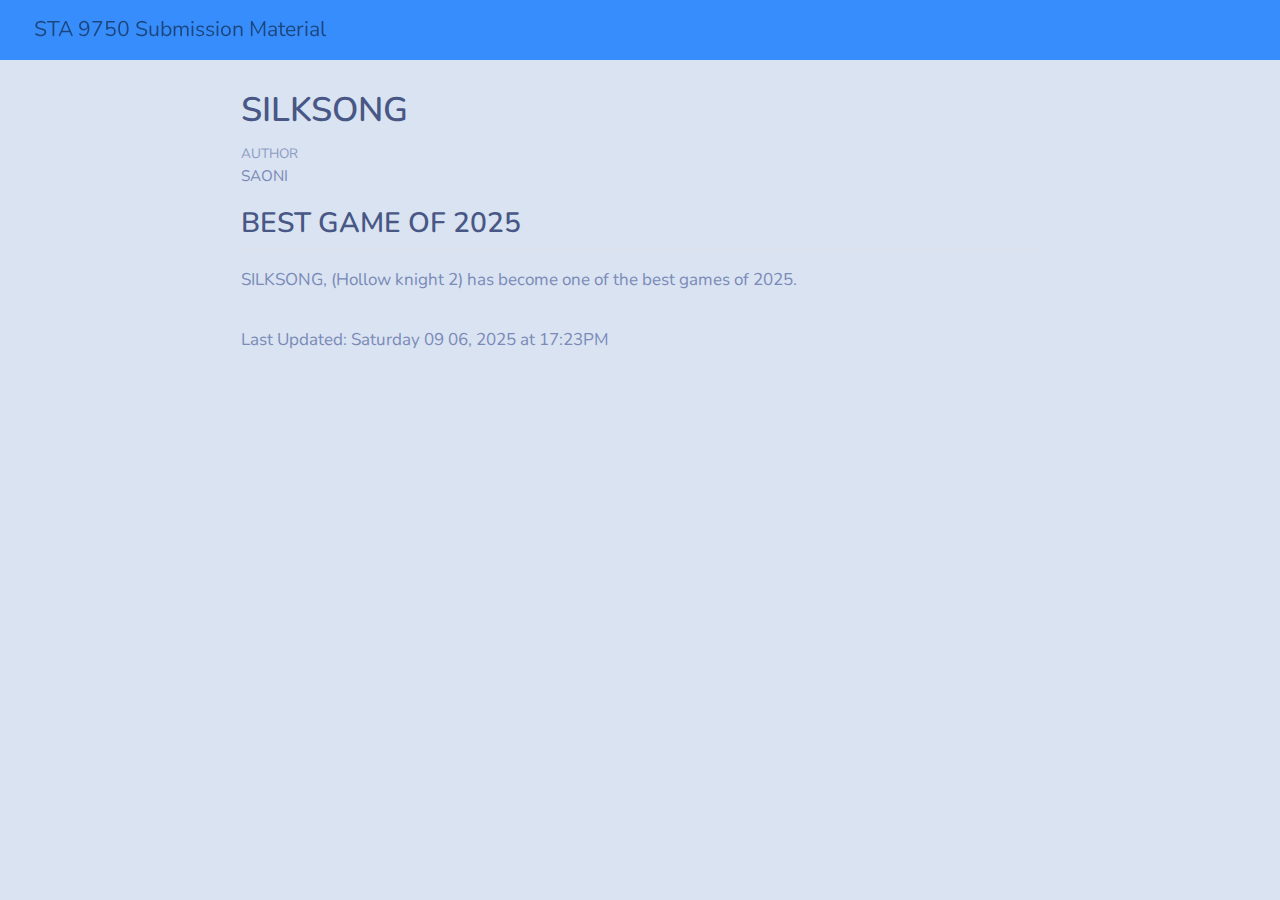
<file: docs/index.html>
<!DOCTYPE html>
<html xmlns="http://www.w3.org/1999/xhtml" lang="en" xml:lang="en"><head>

<meta charset="utf-8">
<meta name="generator" content="quarto-1.8.23">

<meta name="viewport" content="width=device-width, initial-scale=1.0, user-scalable=yes">

<meta name="author" content="SAONI">

<title>SILKSONG – STA 9750 Submission Material</title>
<style>
code{white-space: pre-wrap;}
span.smallcaps{font-variant: small-caps;}
div.columns{display: flex; gap: min(4vw, 1.5em);}
div.column{flex: auto; overflow-x: auto;}
div.hanging-indent{margin-left: 1.5em; text-indent: -1.5em;}
ul.task-list{list-style: none;}
ul.task-list li input[type="checkbox"] {
  width: 0.8em;
  margin: 0 0.8em 0.2em -1em; /* quarto-specific, see https://github.com/quarto-dev/quarto-cli/issues/4556 */ 
  vertical-align: middle;
}
</style>


<script src="site_libs/quarto-nav/quarto-nav.js"></script>
<script src="site_libs/quarto-nav/headroom.min.js"></script>
<script src="site_libs/clipboard/clipboard.min.js"></script>
<script src="site_libs/quarto-search/autocomplete.umd.js"></script>
<script src="site_libs/quarto-search/fuse.min.js"></script>
<script src="site_libs/quarto-search/quarto-search.js"></script>
<meta name="quarto:offset" content="./">
<script src="site_libs/quarto-html/quarto.js" type="module"></script>
<script src="site_libs/quarto-html/tabsets/tabsets.js" type="module"></script>
<script src="site_libs/quarto-html/axe/axe-check.js" type="module"></script>
<script src="site_libs/quarto-html/popper.min.js"></script>
<script src="site_libs/quarto-html/tippy.umd.min.js"></script>
<script src="site_libs/quarto-html/anchor.min.js"></script>
<link href="site_libs/quarto-html/tippy.css" rel="stylesheet">
<link href="site_libs/quarto-html/quarto-syntax-highlighting-1fe81d0376b2c50856e68e651e390326.css" rel="stylesheet" id="quarto-text-highlighting-styles">
<script src="site_libs/bootstrap/bootstrap.min.js"></script>
<link href="site_libs/bootstrap/bootstrap-icons.css" rel="stylesheet">
<link href="site_libs/bootstrap/bootstrap-719acd9450e3ec384e32baa9b153da0e.min.css" rel="stylesheet" append-hash="true" id="quarto-bootstrap" data-mode="light">
<script id="quarto-search-options" type="application/json">{
  "location": "navbar",
  "copy-button": false,
  "collapse-after": 3,
  "panel-placement": "end",
  "type": "overlay",
  "limit": 50,
  "keyboard-shortcut": [
    "f",
    "/",
    "s"
  ],
  "show-item-context": false,
  "language": {
    "search-no-results-text": "No results",
    "search-matching-documents-text": "matching documents",
    "search-copy-link-title": "Copy link to search",
    "search-hide-matches-text": "Hide additional matches",
    "search-more-match-text": "more match in this document",
    "search-more-matches-text": "more matches in this document",
    "search-clear-button-title": "Clear",
    "search-text-placeholder": "",
    "search-detached-cancel-button-title": "Cancel",
    "search-submit-button-title": "Submit",
    "search-label": "Search"
  }
}</script>


</head>

<body class="nav-fixed fullcontent quarto-light">

<div id="quarto-search-results"></div>
  <header id="quarto-header" class="headroom fixed-top">
    <nav class="navbar navbar-expand-lg " data-bs-theme="dark">
      <div class="navbar-container container-fluid">
      <div class="navbar-brand-container mx-auto">
    <a href="./index.html" class="navbar-brand navbar-brand-logo">
    </a>
    <a class="navbar-brand" href="./index.html">
    <span class="navbar-title">STA 9750 Submission Material</span>
    </a>
  </div>
        <div class="quarto-navbar-tools tools-end">
</div>
      </div> <!-- /container-fluid -->
    </nav>
</header>
<!-- content -->
<div id="quarto-content" class="quarto-container page-columns page-rows-contents page-layout-article page-navbar">
<!-- sidebar -->
<!-- margin-sidebar -->
    
<!-- main -->
<main class="content" id="quarto-document-content">

<header id="title-block-header" class="quarto-title-block default">
<div class="quarto-title">
<h1 class="title">SILKSONG</h1>
</div>



<div class="quarto-title-meta">

    <div>
    <div class="quarto-title-meta-heading">Author</div>
    <div class="quarto-title-meta-contents">
             <p>SAONI </p>
          </div>
  </div>
    
  
    
  </div>
  


</header>


<section id="best-game-of-2025" class="level2">
<h2 class="anchored" data-anchor-id="best-game-of-2025">BEST GAME OF 2025</h2>
<p>SILKSONG, (Hollow knight 2) has become one of the best games of 2025.</p>
<hr>
<p>Last Updated: Saturday 09 06, 2025 at 17:23PM</p>


</section>

</main> <!-- /main -->
<script id="quarto-html-after-body" type="application/javascript">
  window.document.addEventListener("DOMContentLoaded", function (event) {
    const icon = "";
    const anchorJS = new window.AnchorJS();
    anchorJS.options = {
      placement: 'right',
      icon: icon
    };
    anchorJS.add('.anchored');
    const isCodeAnnotation = (el) => {
      for (const clz of el.classList) {
        if (clz.startsWith('code-annotation-')) {                     
          return true;
        }
      }
      return false;
    }
    const onCopySuccess = function(e) {
      // button target
      const button = e.trigger;
      // don't keep focus
      button.blur();
      // flash "checked"
      button.classList.add('code-copy-button-checked');
      var currentTitle = button.getAttribute("title");
      button.setAttribute("title", "Copied!");
      let tooltip;
      if (window.bootstrap) {
        button.setAttribute("data-bs-toggle", "tooltip");
        button.setAttribute("data-bs-placement", "left");
        button.setAttribute("data-bs-title", "Copied!");
        tooltip = new bootstrap.Tooltip(button, 
          { trigger: "manual", 
            customClass: "code-copy-button-tooltip",
            offset: [0, -8]});
        tooltip.show();    
      }
      setTimeout(function() {
        if (tooltip) {
          tooltip.hide();
          button.removeAttribute("data-bs-title");
          button.removeAttribute("data-bs-toggle");
          button.removeAttribute("data-bs-placement");
        }
        button.setAttribute("title", currentTitle);
        button.classList.remove('code-copy-button-checked');
      }, 1000);
      // clear code selection
      e.clearSelection();
    }
    const getTextToCopy = function(trigger) {
      const outerScaffold = trigger.parentElement.cloneNode(true);
      const codeEl = outerScaffold.querySelector('code');
      for (const childEl of codeEl.children) {
        if (isCodeAnnotation(childEl)) {
          childEl.remove();
        }
      }
      return codeEl.innerText;
    }
    const clipboard = new window.ClipboardJS('.code-copy-button:not([data-in-quarto-modal])', {
      text: getTextToCopy
    });
    clipboard.on('success', onCopySuccess);
    if (window.document.getElementById('quarto-embedded-source-code-modal')) {
      const clipboardModal = new window.ClipboardJS('.code-copy-button[data-in-quarto-modal]', {
        text: getTextToCopy,
        container: window.document.getElementById('quarto-embedded-source-code-modal')
      });
      clipboardModal.on('success', onCopySuccess);
    }
      var localhostRegex = new RegExp(/^(?:http|https):\/\/localhost\:?[0-9]*\//);
      var mailtoRegex = new RegExp(/^mailto:/);
        var filterRegex = new RegExp("https:\/\/<monet0102>\.github\.io\/STA9750-2025-FALL\/");
      var isInternal = (href) => {
          return filterRegex.test(href) || localhostRegex.test(href) || mailtoRegex.test(href);
      }
      // Inspect non-navigation links and adorn them if external
     var links = window.document.querySelectorAll('a[href]:not(.nav-link):not(.navbar-brand):not(.toc-action):not(.sidebar-link):not(.sidebar-item-toggle):not(.pagination-link):not(.no-external):not([aria-hidden]):not(.dropdown-item):not(.quarto-navigation-tool):not(.about-link)');
      for (var i=0; i<links.length; i++) {
        const link = links[i];
        if (!isInternal(link.href)) {
          // undo the damage that might have been done by quarto-nav.js in the case of
          // links that we want to consider external
          if (link.dataset.originalHref !== undefined) {
            link.href = link.dataset.originalHref;
          }
        }
      }
    function tippyHover(el, contentFn, onTriggerFn, onUntriggerFn) {
      const config = {
        allowHTML: true,
        maxWidth: 500,
        delay: 100,
        arrow: false,
        appendTo: function(el) {
            return el.parentElement;
        },
        interactive: true,
        interactiveBorder: 10,
        theme: 'quarto',
        placement: 'bottom-start',
      };
      if (contentFn) {
        config.content = contentFn;
      }
      if (onTriggerFn) {
        config.onTrigger = onTriggerFn;
      }
      if (onUntriggerFn) {
        config.onUntrigger = onUntriggerFn;
      }
      window.tippy(el, config); 
    }
    const noterefs = window.document.querySelectorAll('a[role="doc-noteref"]');
    for (var i=0; i<noterefs.length; i++) {
      const ref = noterefs[i];
      tippyHover(ref, function() {
        // use id or data attribute instead here
        let href = ref.getAttribute('data-footnote-href') || ref.getAttribute('href');
        try { href = new URL(href).hash; } catch {}
        const id = href.replace(/^#\/?/, "");
        const note = window.document.getElementById(id);
        if (note) {
          return note.innerHTML;
        } else {
          return "";
        }
      });
    }
    const xrefs = window.document.querySelectorAll('a.quarto-xref');
    const processXRef = (id, note) => {
      // Strip column container classes
      const stripColumnClz = (el) => {
        el.classList.remove("page-full", "page-columns");
        if (el.children) {
          for (const child of el.children) {
            stripColumnClz(child);
          }
        }
      }
      stripColumnClz(note)
      if (id === null || id.startsWith('sec-')) {
        // Special case sections, only their first couple elements
        const container = document.createElement("div");
        if (note.children && note.children.length > 2) {
          container.appendChild(note.children[0].cloneNode(true));
          for (let i = 1; i < note.children.length; i++) {
            const child = note.children[i];
            if (child.tagName === "P" && child.innerText === "") {
              continue;
            } else {
              container.appendChild(child.cloneNode(true));
              break;
            }
          }
          if (window.Quarto?.typesetMath) {
            window.Quarto.typesetMath(container);
          }
          return container.innerHTML
        } else {
          if (window.Quarto?.typesetMath) {
            window.Quarto.typesetMath(note);
          }
          return note.innerHTML;
        }
      } else {
        // Remove any anchor links if they are present
        const anchorLink = note.querySelector('a.anchorjs-link');
        if (anchorLink) {
          anchorLink.remove();
        }
        if (window.Quarto?.typesetMath) {
          window.Quarto.typesetMath(note);
        }
        if (note.classList.contains("callout")) {
          return note.outerHTML;
        } else {
          return note.innerHTML;
        }
      }
    }
    for (var i=0; i<xrefs.length; i++) {
      const xref = xrefs[i];
      tippyHover(xref, undefined, function(instance) {
        instance.disable();
        let url = xref.getAttribute('href');
        let hash = undefined; 
        if (url.startsWith('#')) {
          hash = url;
        } else {
          try { hash = new URL(url).hash; } catch {}
        }
        if (hash) {
          const id = hash.replace(/^#\/?/, "");
          const note = window.document.getElementById(id);
          if (note !== null) {
            try {
              const html = processXRef(id, note.cloneNode(true));
              instance.setContent(html);
            } finally {
              instance.enable();
              instance.show();
            }
          } else {
            // See if we can fetch this
            fetch(url.split('#')[0])
            .then(res => res.text())
            .then(html => {
              const parser = new DOMParser();
              const htmlDoc = parser.parseFromString(html, "text/html");
              const note = htmlDoc.getElementById(id);
              if (note !== null) {
                const html = processXRef(id, note);
                instance.setContent(html);
              } 
            }).finally(() => {
              instance.enable();
              instance.show();
            });
          }
        } else {
          // See if we can fetch a full url (with no hash to target)
          // This is a special case and we should probably do some content thinning / targeting
          fetch(url)
          .then(res => res.text())
          .then(html => {
            const parser = new DOMParser();
            const htmlDoc = parser.parseFromString(html, "text/html");
            const note = htmlDoc.querySelector('main.content');
            if (note !== null) {
              // This should only happen for chapter cross references
              // (since there is no id in the URL)
              // remove the first header
              if (note.children.length > 0 && note.children[0].tagName === "HEADER") {
                note.children[0].remove();
              }
              const html = processXRef(null, note);
              instance.setContent(html);
            } 
          }).finally(() => {
            instance.enable();
            instance.show();
          });
        }
      }, function(instance) {
      });
    }
        let selectedAnnoteEl;
        const selectorForAnnotation = ( cell, annotation) => {
          let cellAttr = 'data-code-cell="' + cell + '"';
          let lineAttr = 'data-code-annotation="' +  annotation + '"';
          const selector = 'span[' + cellAttr + '][' + lineAttr + ']';
          return selector;
        }
        const selectCodeLines = (annoteEl) => {
          const doc = window.document;
          const targetCell = annoteEl.getAttribute("data-target-cell");
          const targetAnnotation = annoteEl.getAttribute("data-target-annotation");
          const annoteSpan = window.document.querySelector(selectorForAnnotation(targetCell, targetAnnotation));
          const lines = annoteSpan.getAttribute("data-code-lines").split(",");
          const lineIds = lines.map((line) => {
            return targetCell + "-" + line;
          })
          let top = null;
          let height = null;
          let parent = null;
          if (lineIds.length > 0) {
              //compute the position of the single el (top and bottom and make a div)
              const el = window.document.getElementById(lineIds[0]);
              top = el.offsetTop;
              height = el.offsetHeight;
              parent = el.parentElement.parentElement;
            if (lineIds.length > 1) {
              const lastEl = window.document.getElementById(lineIds[lineIds.length - 1]);
              const bottom = lastEl.offsetTop + lastEl.offsetHeight;
              height = bottom - top;
            }
            if (top !== null && height !== null && parent !== null) {
              // cook up a div (if necessary) and position it 
              let div = window.document.getElementById("code-annotation-line-highlight");
              if (div === null) {
                div = window.document.createElement("div");
                div.setAttribute("id", "code-annotation-line-highlight");
                div.style.position = 'absolute';
                parent.appendChild(div);
              }
              div.style.top = top - 2 + "px";
              div.style.height = height + 4 + "px";
              div.style.left = 0;
              let gutterDiv = window.document.getElementById("code-annotation-line-highlight-gutter");
              if (gutterDiv === null) {
                gutterDiv = window.document.createElement("div");
                gutterDiv.setAttribute("id", "code-annotation-line-highlight-gutter");
                gutterDiv.style.position = 'absolute';
                const codeCell = window.document.getElementById(targetCell);
                const gutter = codeCell.querySelector('.code-annotation-gutter');
                gutter.appendChild(gutterDiv);
              }
              gutterDiv.style.top = top - 2 + "px";
              gutterDiv.style.height = height + 4 + "px";
            }
            selectedAnnoteEl = annoteEl;
          }
        };
        const unselectCodeLines = () => {
          const elementsIds = ["code-annotation-line-highlight", "code-annotation-line-highlight-gutter"];
          elementsIds.forEach((elId) => {
            const div = window.document.getElementById(elId);
            if (div) {
              div.remove();
            }
          });
          selectedAnnoteEl = undefined;
        };
          // Handle positioning of the toggle
      window.addEventListener(
        "resize",
        throttle(() => {
          elRect = undefined;
          if (selectedAnnoteEl) {
            selectCodeLines(selectedAnnoteEl);
          }
        }, 10)
      );
      function throttle(fn, ms) {
      let throttle = false;
      let timer;
        return (...args) => {
          if(!throttle) { // first call gets through
              fn.apply(this, args);
              throttle = true;
          } else { // all the others get throttled
              if(timer) clearTimeout(timer); // cancel #2
              timer = setTimeout(() => {
                fn.apply(this, args);
                timer = throttle = false;
              }, ms);
          }
        };
      }
        // Attach click handler to the DT
        const annoteDls = window.document.querySelectorAll('dt[data-target-cell]');
        for (const annoteDlNode of annoteDls) {
          annoteDlNode.addEventListener('click', (event) => {
            const clickedEl = event.target;
            if (clickedEl !== selectedAnnoteEl) {
              unselectCodeLines();
              const activeEl = window.document.querySelector('dt[data-target-cell].code-annotation-active');
              if (activeEl) {
                activeEl.classList.remove('code-annotation-active');
              }
              selectCodeLines(clickedEl);
              clickedEl.classList.add('code-annotation-active');
            } else {
              // Unselect the line
              unselectCodeLines();
              clickedEl.classList.remove('code-annotation-active');
            }
          });
        }
    const findCites = (el) => {
      const parentEl = el.parentElement;
      if (parentEl) {
        const cites = parentEl.dataset.cites;
        if (cites) {
          return {
            el,
            cites: cites.split(' ')
          };
        } else {
          return findCites(el.parentElement)
        }
      } else {
        return undefined;
      }
    };
    var bibliorefs = window.document.querySelectorAll('a[role="doc-biblioref"]');
    for (var i=0; i<bibliorefs.length; i++) {
      const ref = bibliorefs[i];
      const citeInfo = findCites(ref);
      if (citeInfo) {
        tippyHover(citeInfo.el, function() {
          var popup = window.document.createElement('div');
          citeInfo.cites.forEach(function(cite) {
            var citeDiv = window.document.createElement('div');
            citeDiv.classList.add('hanging-indent');
            citeDiv.classList.add('csl-entry');
            var biblioDiv = window.document.getElementById('ref-' + cite);
            if (biblioDiv) {
              citeDiv.innerHTML = biblioDiv.innerHTML;
            }
            popup.appendChild(citeDiv);
          });
          return popup.innerHTML;
        });
      }
    }
  });
  </script>
</div> <!-- /content -->




</body></html>
</file>
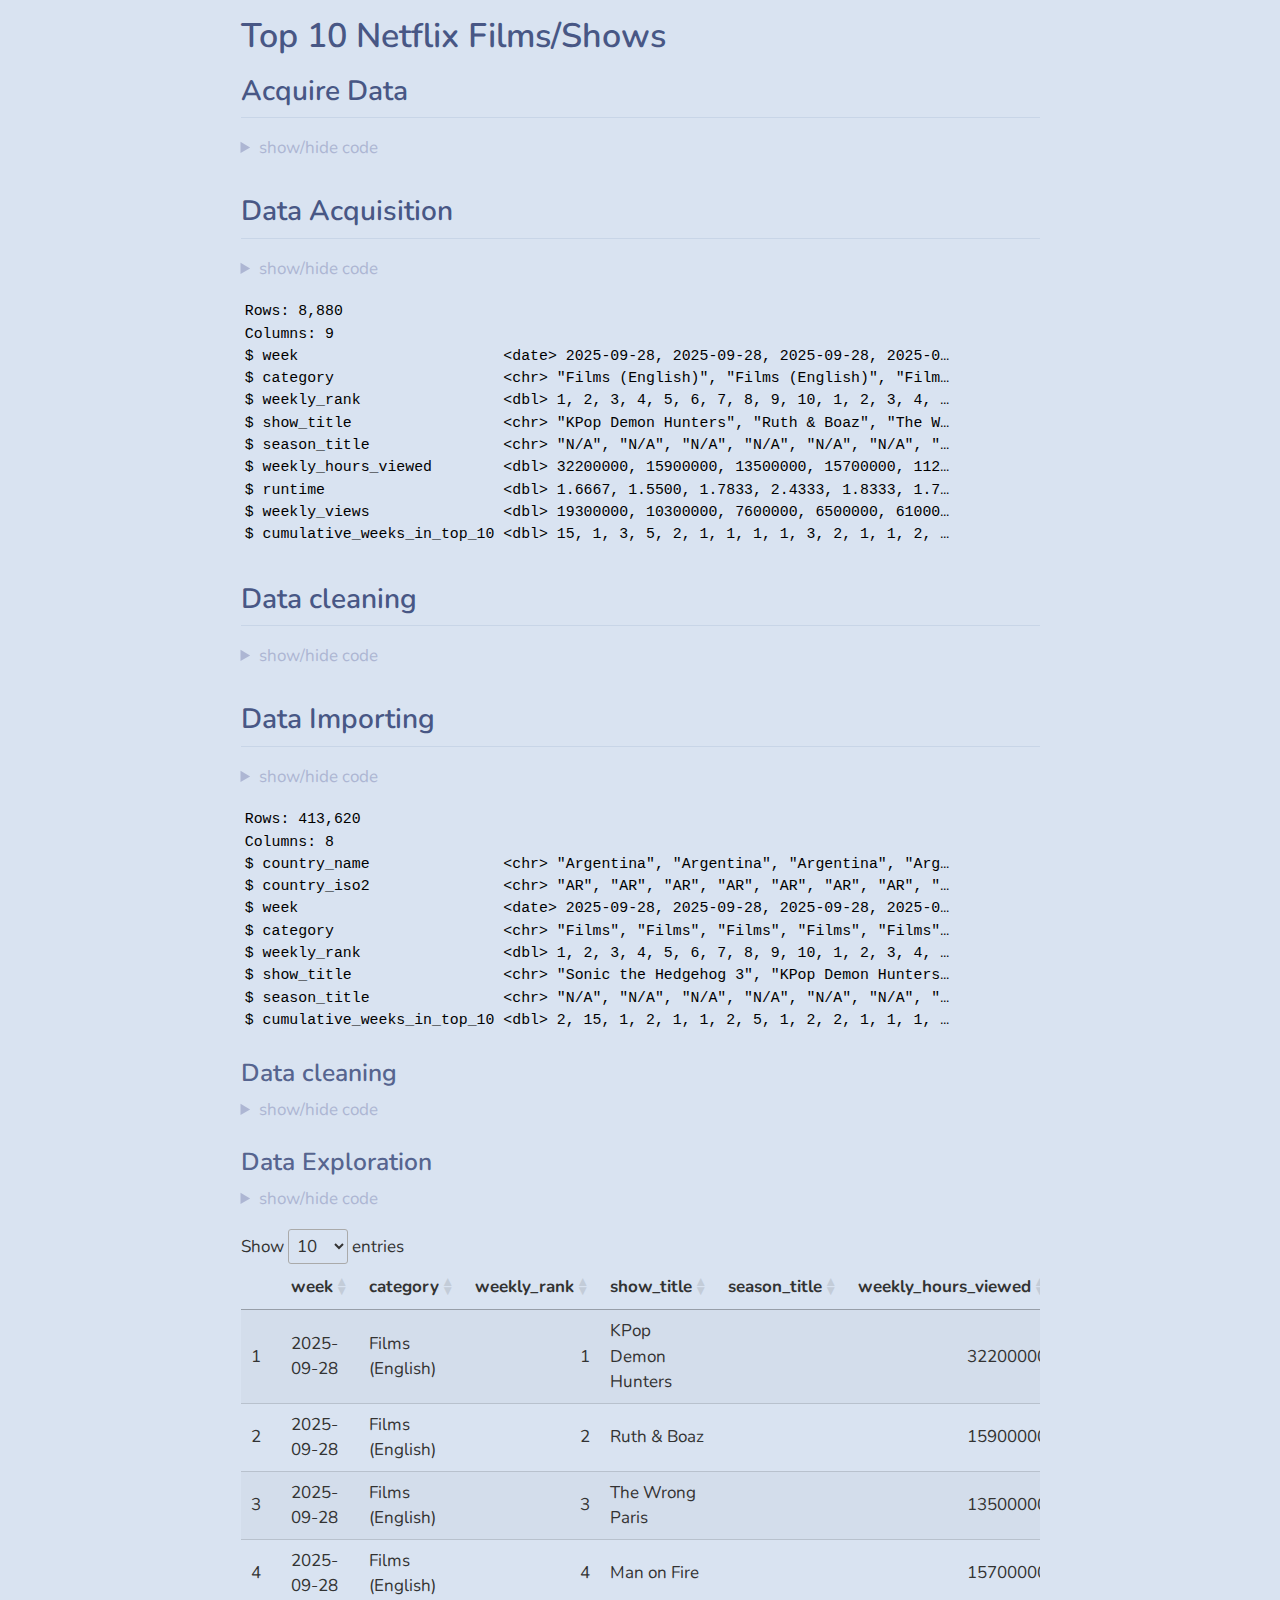
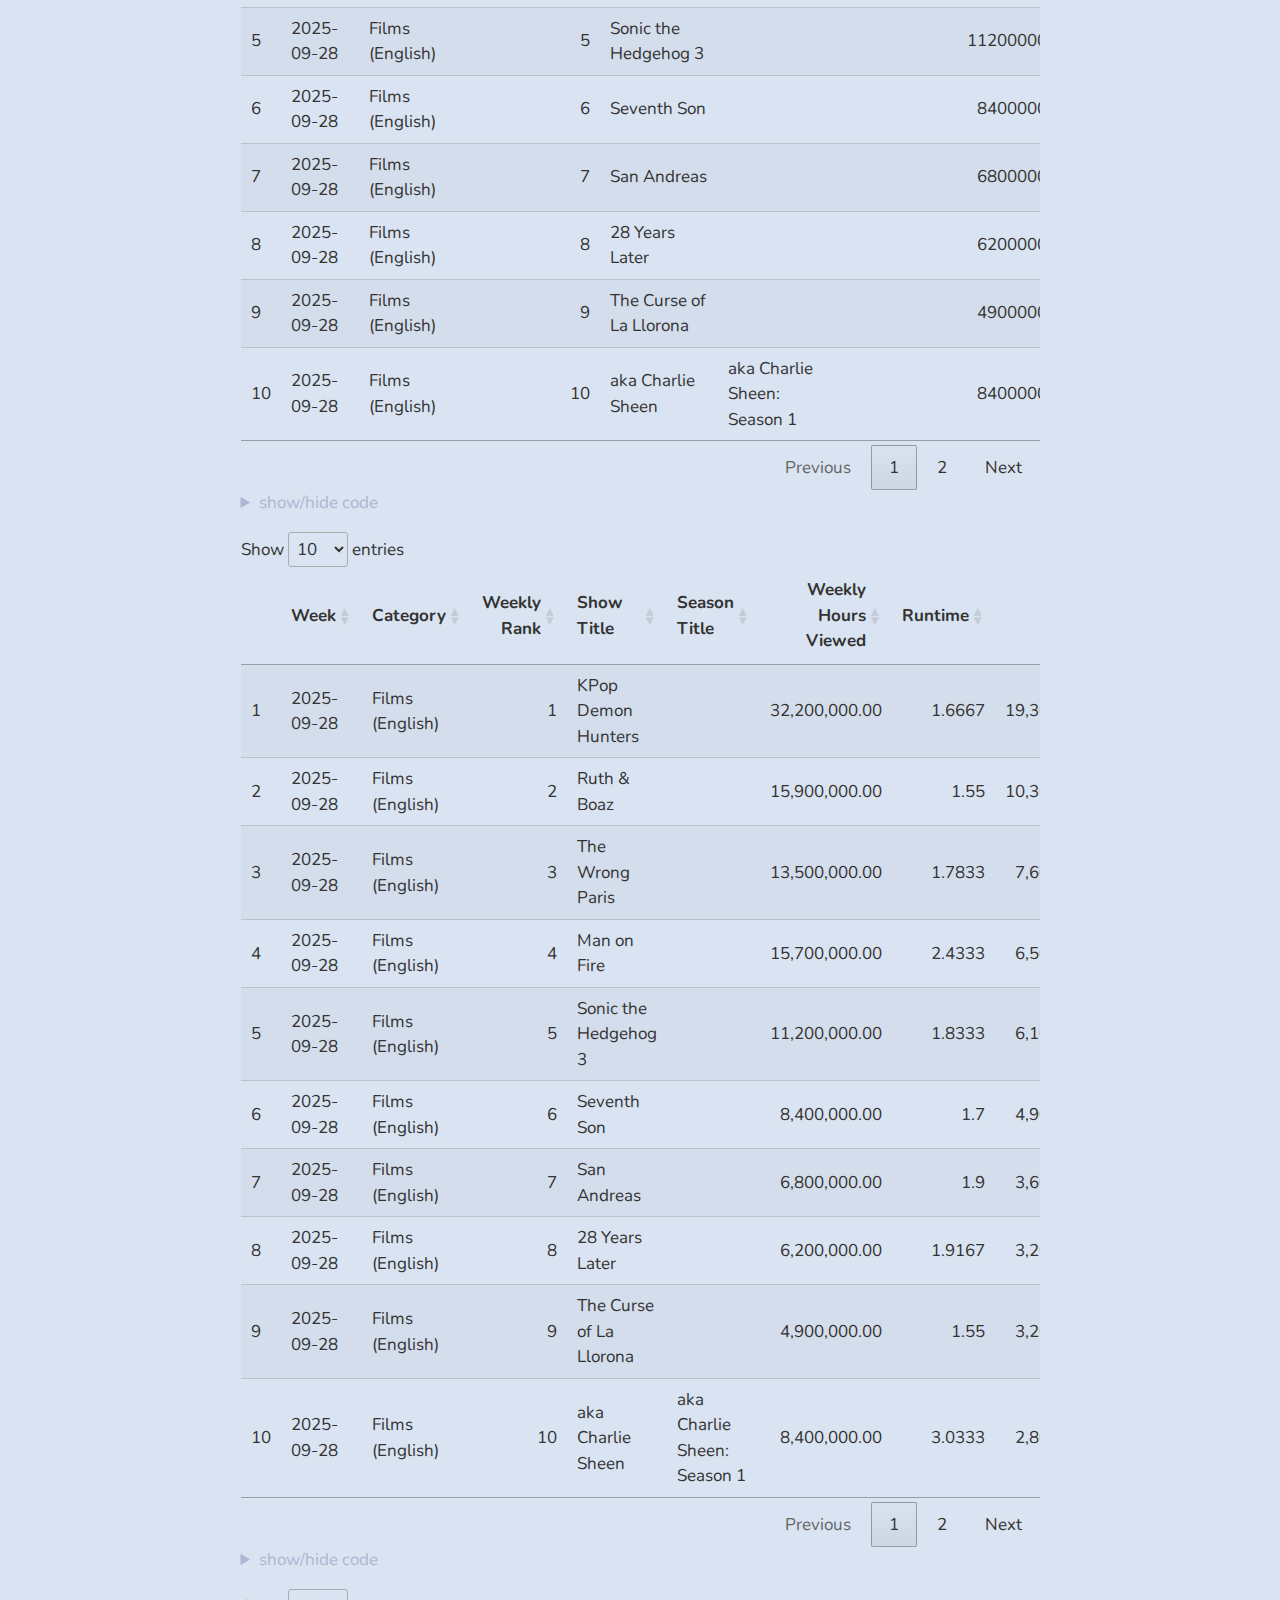
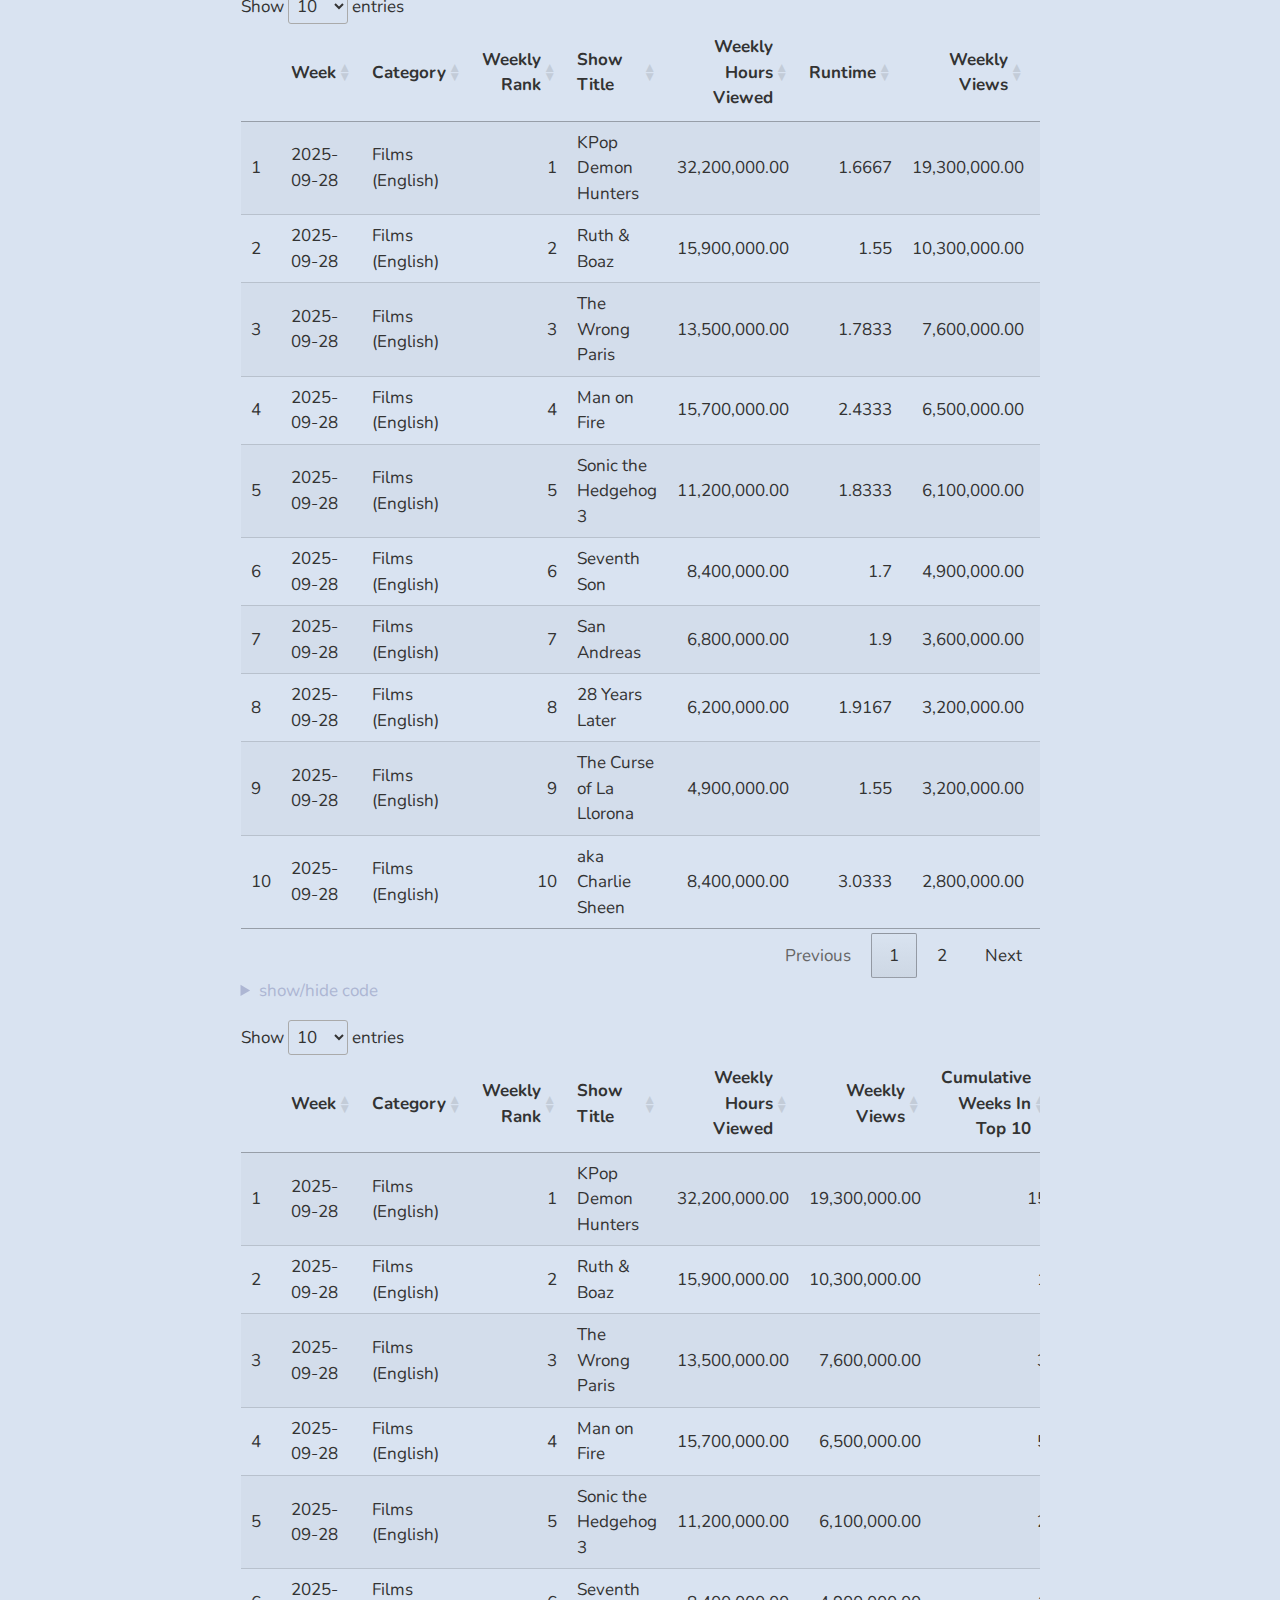
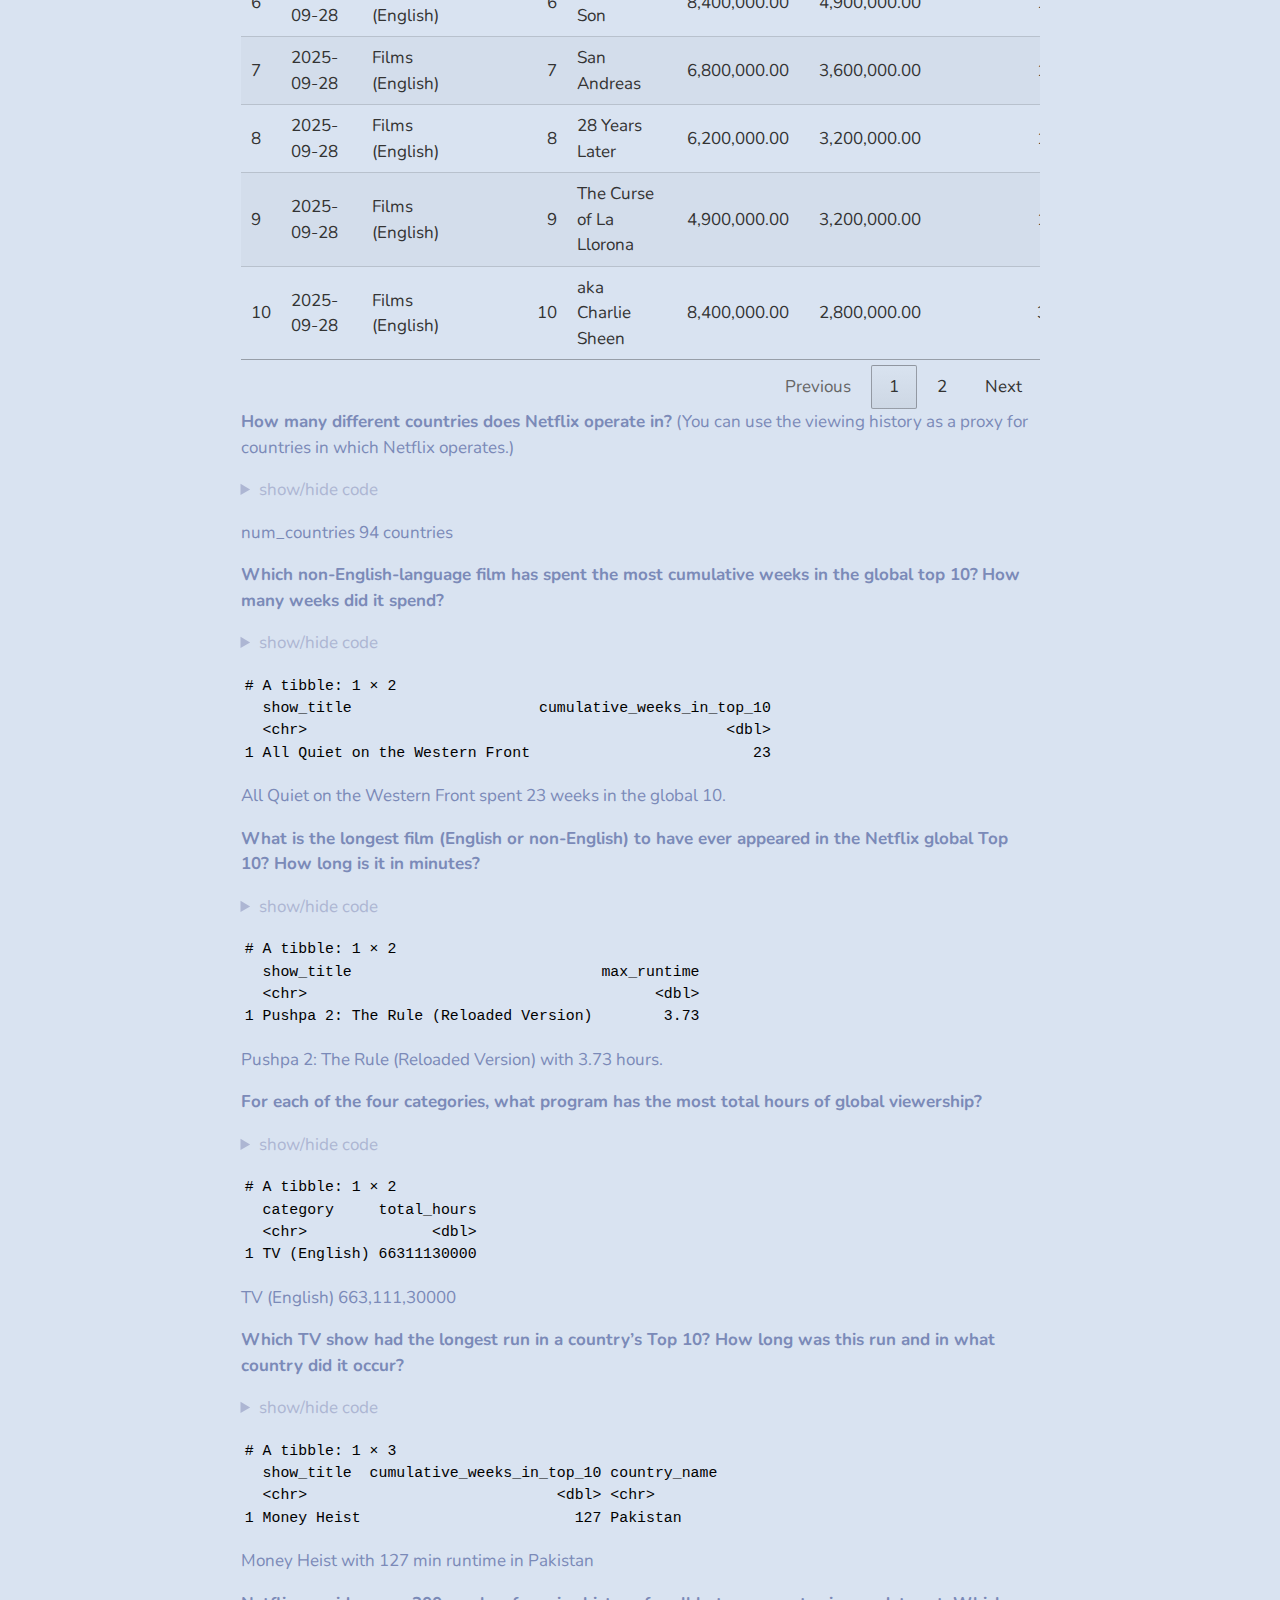
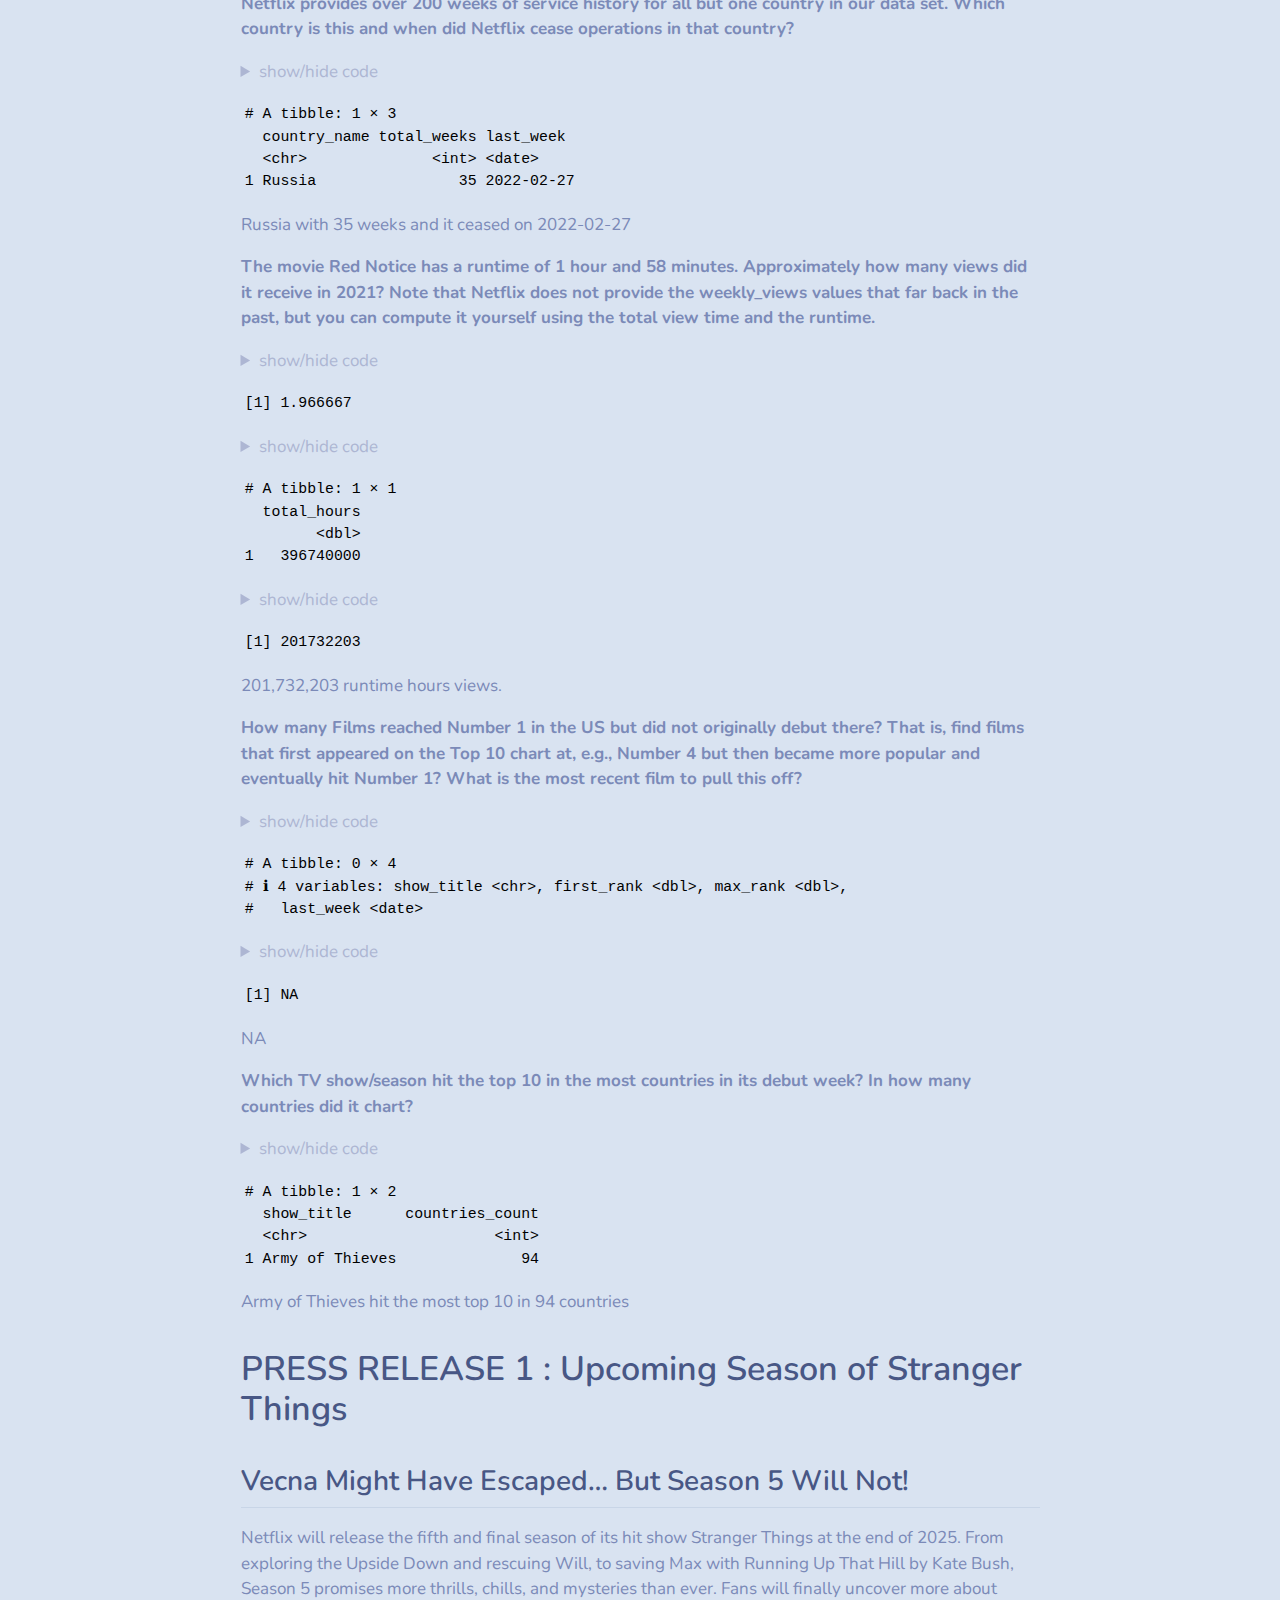
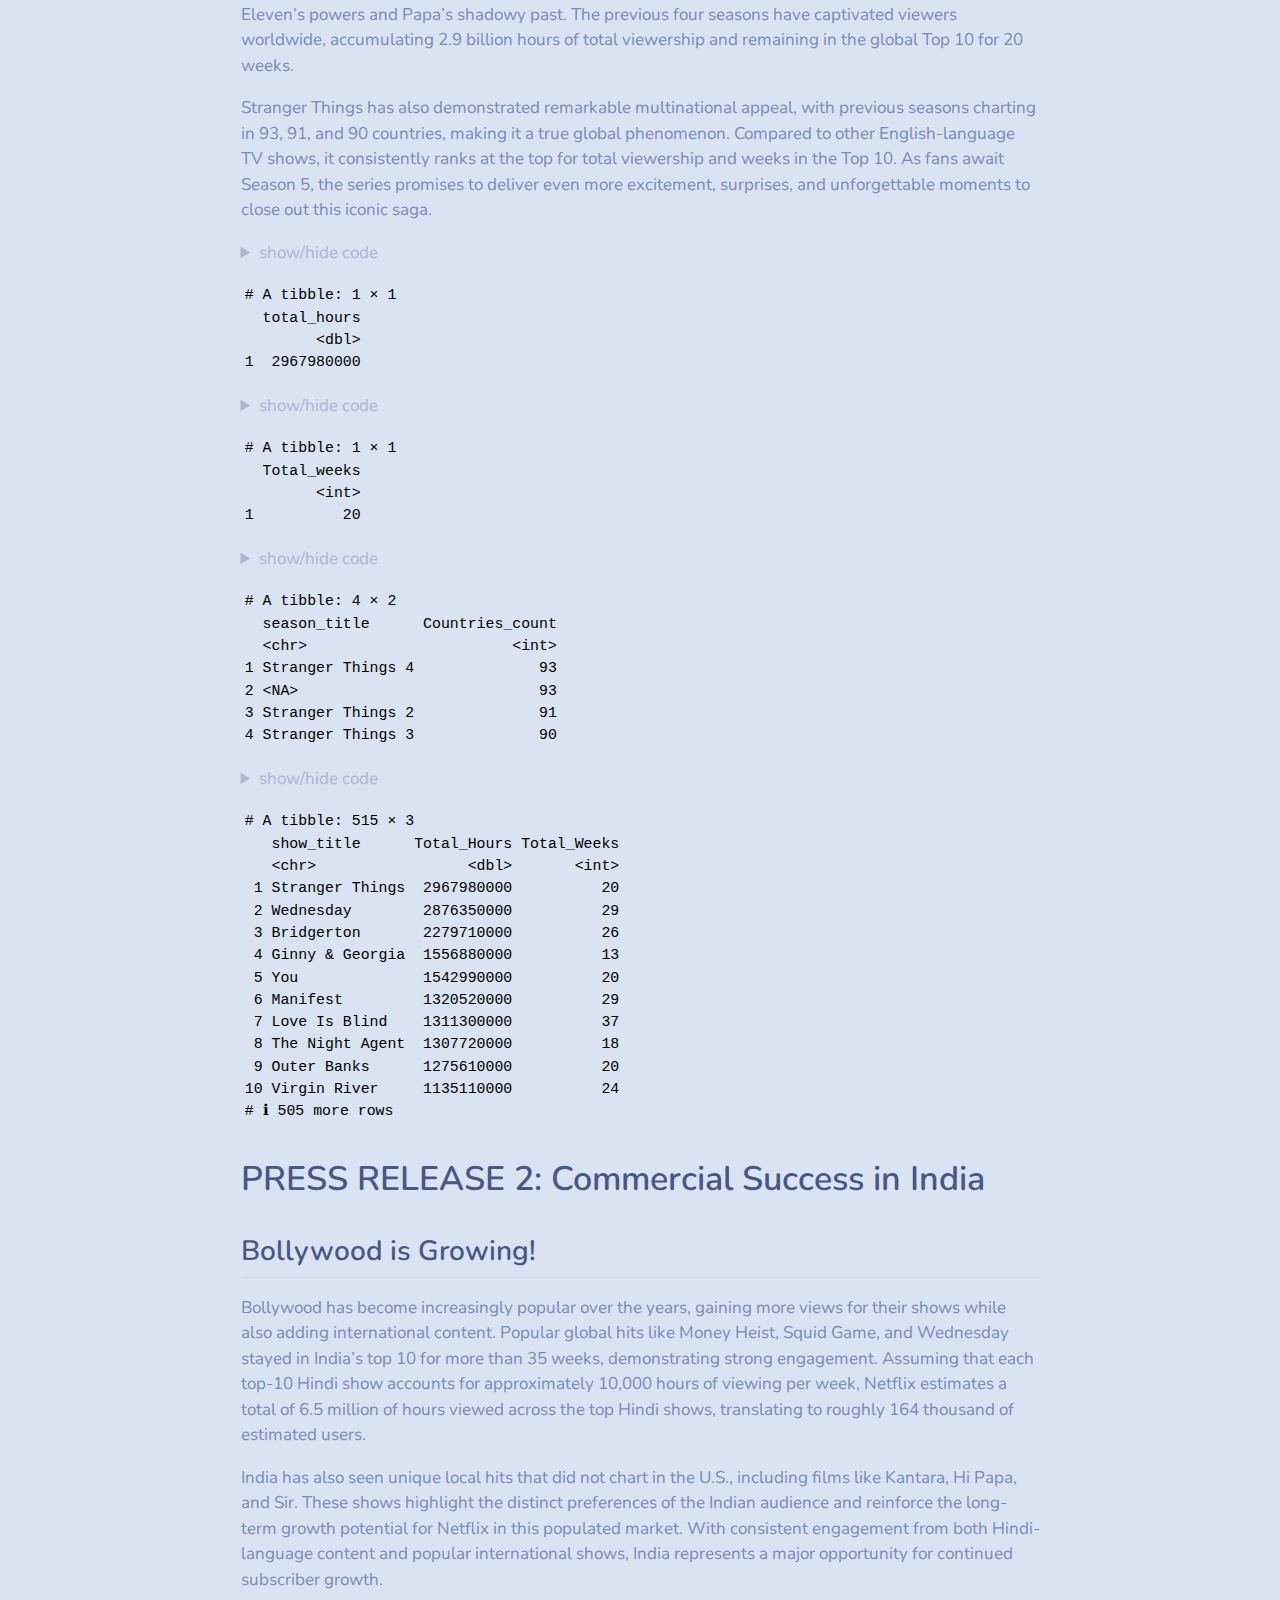
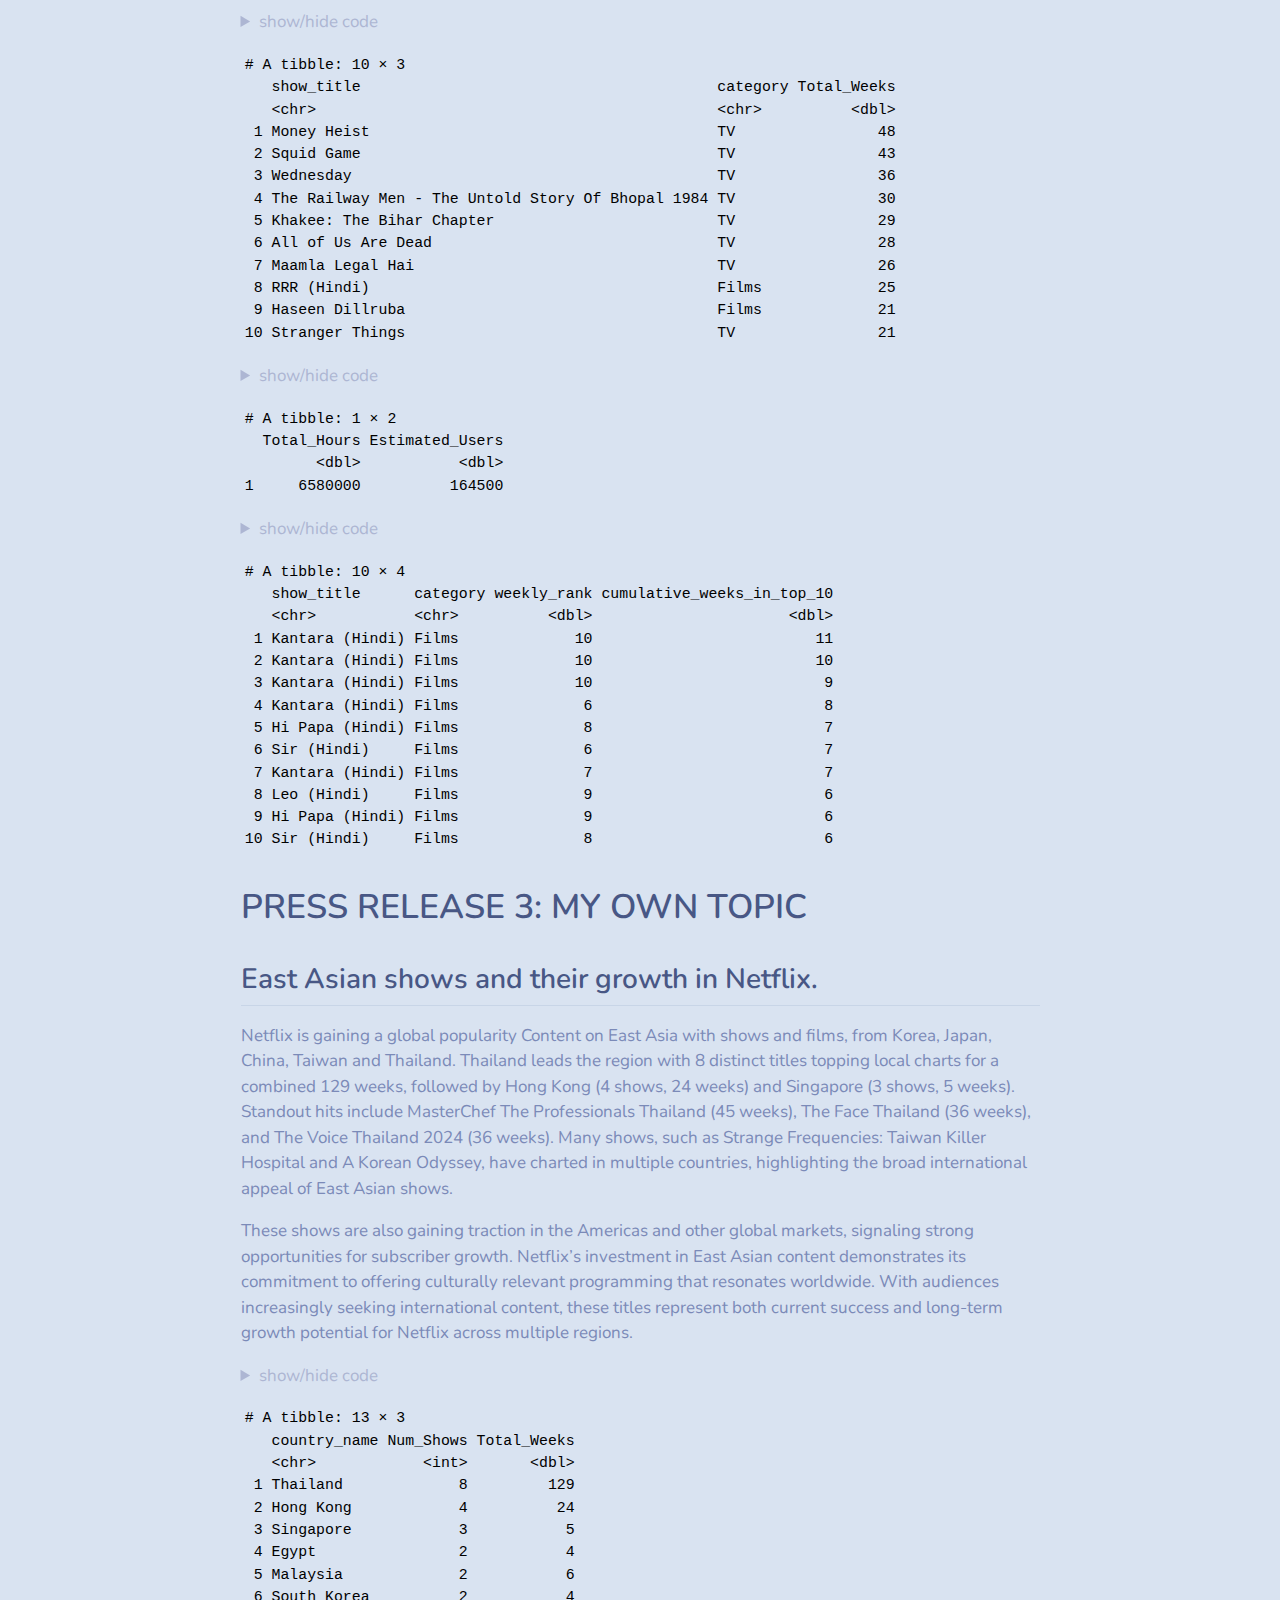
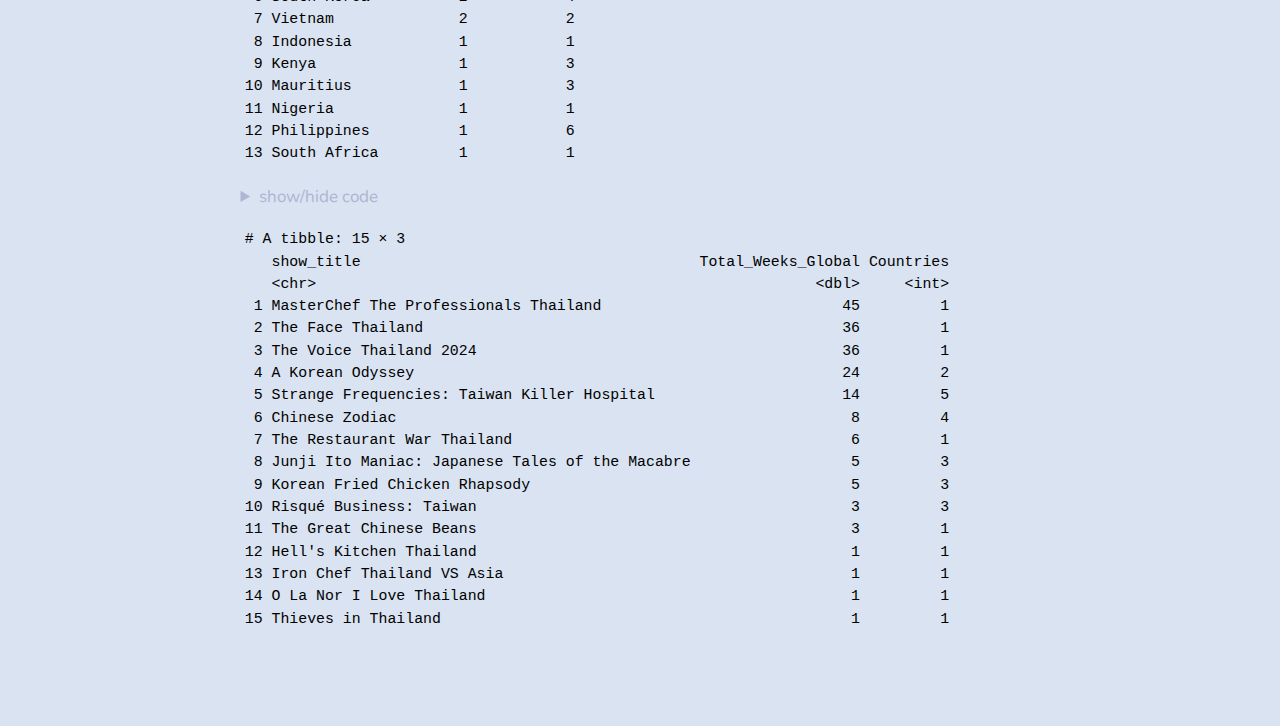
<file: mp01.html>
<!DOCTYPE html>
<html xmlns="http://www.w3.org/1999/xhtml" lang="en" xml:lang="en"><head>

<meta charset="utf-8">
<meta name="generator" content="quarto-1.8.23">

<meta name="viewport" content="width=device-width, initial-scale=1.0, user-scalable=yes">


<title>Top 10 Netflix Films/Shows</title>
<style>
code{white-space: pre-wrap;}
span.smallcaps{font-variant: small-caps;}
div.columns{display: flex; gap: min(4vw, 1.5em);}
div.column{flex: auto; overflow-x: auto;}
div.hanging-indent{margin-left: 1.5em; text-indent: -1.5em;}
ul.task-list{list-style: none;}
ul.task-list li input[type="checkbox"] {
  width: 0.8em;
  margin: 0 0.8em 0.2em -1em; /* quarto-specific, see https://github.com/quarto-dev/quarto-cli/issues/4556 */ 
  vertical-align: middle;
}
/* CSS for syntax highlighting */
html { -webkit-text-size-adjust: 100%; }
pre > code.sourceCode { white-space: pre; position: relative; }
pre > code.sourceCode > span { display: inline-block; line-height: 1.25; }
pre > code.sourceCode > span:empty { height: 1.2em; }
.sourceCode { overflow: visible; }
code.sourceCode > span { color: inherit; text-decoration: inherit; }
div.sourceCode { margin: 1em 0; }
pre.sourceCode { margin: 0; }
@media screen {
div.sourceCode { overflow: auto; }
}
@media print {
pre > code.sourceCode { white-space: pre-wrap; }
pre > code.sourceCode > span { text-indent: -5em; padding-left: 5em; }
}
pre.numberSource code
  { counter-reset: source-line 0; }
pre.numberSource code > span
  { position: relative; left: -4em; counter-increment: source-line; }
pre.numberSource code > span > a:first-child::before
  { content: counter(source-line);
    position: relative; left: -1em; text-align: right; vertical-align: baseline;
    border: none; display: inline-block;
    -webkit-touch-callout: none; -webkit-user-select: none;
    -khtml-user-select: none; -moz-user-select: none;
    -ms-user-select: none; user-select: none;
    padding: 0 4px; width: 4em;
  }
pre.numberSource { margin-left: 3em;  padding-left: 4px; }
div.sourceCode
  {   }
@media screen {
pre > code.sourceCode > span > a:first-child::before { text-decoration: underline; }
}
</style>


<script src="mp01_files/libs/clipboard/clipboard.min.js"></script>
<script src="mp01_files/libs/quarto-html/quarto.js" type="module"></script>
<script src="mp01_files/libs/quarto-html/tabsets/tabsets.js" type="module"></script>
<script src="mp01_files/libs/quarto-html/axe/axe-check.js" type="module"></script>
<script src="mp01_files/libs/quarto-html/popper.min.js"></script>
<script src="mp01_files/libs/quarto-html/tippy.umd.min.js"></script>
<script src="mp01_files/libs/quarto-html/anchor.min.js"></script>
<link href="mp01_files/libs/quarto-html/tippy.css" rel="stylesheet">
<link href="mp01_files/libs/quarto-html/quarto-syntax-highlighting-1fe81d0376b2c50856e68e651e390326.css" rel="stylesheet" id="quarto-text-highlighting-styles">
<script src="mp01_files/libs/bootstrap/bootstrap.min.js"></script>
<link href="mp01_files/libs/bootstrap/bootstrap-icons.css" rel="stylesheet">
<link href="mp01_files/libs/bootstrap/bootstrap-48fc7976a1c4262942f92c150c7ad382.min.css" rel="stylesheet" append-hash="true" id="quarto-bootstrap" data-mode="light">
<link href="mp01_files/libs/htmltools-fill-0.5.8.1/fill.css" rel="stylesheet">

<script src="mp01_files/libs/htmlwidgets-1.6.4/htmlwidgets.js"></script>

<link href="mp01_files/libs/datatables-css-0.0.0/datatables-crosstalk.css" rel="stylesheet">

<script src="mp01_files/libs/datatables-binding-0.34.0/datatables.js"></script>

<script src="mp01_files/libs/jquery-3.6.0/jquery-3.6.0.min.js"></script>

<link href="mp01_files/libs/dt-core-1.13.6/css/jquery.dataTables.min.css" rel="stylesheet">

<link href="mp01_files/libs/dt-core-1.13.6/css/jquery.dataTables.extra.css" rel="stylesheet">

<script src="mp01_files/libs/dt-core-1.13.6/js/jquery.dataTables.min.js"></script>

<link href="mp01_files/libs/crosstalk-1.2.2/css/crosstalk.min.css" rel="stylesheet">

<script src="mp01_files/libs/crosstalk-1.2.2/js/crosstalk.min.js"></script>



</head>

<body class="fullcontent quarto-light">

<div id="quarto-content" class="page-columns page-rows-contents page-layout-article">

<main class="content" id="quarto-document-content">

<header id="title-block-header" class="quarto-title-block default">
<div class="quarto-title">
<h1 class="title">Top 10 Netflix Films/Shows</h1>
</div>



<div class="quarto-title-meta">

    
  
    
  </div>
  


</header>


<section id="acquire-data" class="level2">
<h2 class="anchored" data-anchor-id="acquire-data">Acquire Data</h2>
<div class="cell">
<details class="code-fold">
<summary>show/hide code</summary>
<div class="code-copy-outer-scaffold"><div class="sourceCode cell-code" id="cb1"><pre class="sourceCode r code-with-copy"><code class="sourceCode r"><span id="cb1-1"><a href="#cb1-1" aria-hidden="true" tabindex="-1"></a><span class="cf">if</span>(<span class="sc">!</span><span class="fu">dir.exists</span>(<span class="fu">file.path</span>(<span class="st">"data"</span>, <span class="st">"mp01"</span>))){</span>
<span id="cb1-2"><a href="#cb1-2" aria-hidden="true" tabindex="-1"></a>    <span class="fu">dir.create</span>(<span class="fu">file.path</span>(<span class="st">"data"</span>, <span class="st">"mp01"</span>), <span class="at">showWarnings=</span><span class="cn">FALSE</span>, <span class="at">recursive=</span><span class="cn">TRUE</span>)</span>
<span id="cb1-3"><a href="#cb1-3" aria-hidden="true" tabindex="-1"></a>}</span>
<span id="cb1-4"><a href="#cb1-4" aria-hidden="true" tabindex="-1"></a></span>
<span id="cb1-5"><a href="#cb1-5" aria-hidden="true" tabindex="-1"></a>GLOBAL_TOP_10_FILENAME <span class="ot">&lt;-</span> <span class="fu">file.path</span>(<span class="st">"data"</span>, <span class="st">"mp01"</span>, <span class="st">"global_top10_alltime.csv"</span>)</span>
<span id="cb1-6"><a href="#cb1-6" aria-hidden="true" tabindex="-1"></a></span>
<span id="cb1-7"><a href="#cb1-7" aria-hidden="true" tabindex="-1"></a><span class="cf">if</span>(<span class="sc">!</span><span class="fu">file.exists</span>(GLOBAL_TOP_10_FILENAME)){</span>
<span id="cb1-8"><a href="#cb1-8" aria-hidden="true" tabindex="-1"></a>    <span class="fu">download.file</span>(<span class="st">"https://www.netflix.com/tudum/top10/data/all-weeks-global.tsv"</span>, </span>
<span id="cb1-9"><a href="#cb1-9" aria-hidden="true" tabindex="-1"></a>                  <span class="at">destfile=</span>GLOBAL_TOP_10_FILENAME)</span>
<span id="cb1-10"><a href="#cb1-10" aria-hidden="true" tabindex="-1"></a>}</span>
<span id="cb1-11"><a href="#cb1-11" aria-hidden="true" tabindex="-1"></a></span>
<span id="cb1-12"><a href="#cb1-12" aria-hidden="true" tabindex="-1"></a>COUNTRY_TOP_10_FILENAME <span class="ot">&lt;-</span> <span class="fu">file.path</span>(<span class="st">"data"</span>, <span class="st">"mp01"</span>, <span class="st">"country_top10_alltime.csv"</span>)</span>
<span id="cb1-13"><a href="#cb1-13" aria-hidden="true" tabindex="-1"></a></span>
<span id="cb1-14"><a href="#cb1-14" aria-hidden="true" tabindex="-1"></a><span class="cf">if</span>(<span class="sc">!</span><span class="fu">file.exists</span>(COUNTRY_TOP_10_FILENAME)){</span>
<span id="cb1-15"><a href="#cb1-15" aria-hidden="true" tabindex="-1"></a>    <span class="fu">download.file</span>(<span class="st">"https://www.netflix.com/tudum/top10/data/all-weeks-countries.tsv"</span>, </span>
<span id="cb1-16"><a href="#cb1-16" aria-hidden="true" tabindex="-1"></a>                  <span class="at">destfile=</span>COUNTRY_TOP_10_FILENAME)</span>
<span id="cb1-17"><a href="#cb1-17" aria-hidden="true" tabindex="-1"></a>}</span></code></pre></div><button title="Copy to Clipboard" class="code-copy-button"><i class="bi"></i></button></div>
</details>
</div>
</section>
<section id="data-acquisition" class="level2">
<h2 class="anchored" data-anchor-id="data-acquisition">Data Acquisition</h2>
<div class="cell">
<details class="code-fold">
<summary>show/hide code</summary>
<div class="code-copy-outer-scaffold"><div class="sourceCode cell-code" id="cb2"><pre class="sourceCode r code-with-copy"><code class="sourceCode r"><span id="cb2-1"><a href="#cb2-1" aria-hidden="true" tabindex="-1"></a><span class="cf">if</span>(<span class="sc">!</span><span class="fu">require</span>(<span class="st">"tidyverse"</span>)) { <span class="fu">install.packages</span>(<span class="st">"tidyverse"</span>) </span>
<span id="cb2-2"><a href="#cb2-2" aria-hidden="true" tabindex="-1"></a>  }</span>
<span id="cb2-3"><a href="#cb2-3" aria-hidden="true" tabindex="-1"></a><span class="fu">library</span>(readr) </span>
<span id="cb2-4"><a href="#cb2-4" aria-hidden="true" tabindex="-1"></a><span class="fu">library</span>(dplyr) </span>
<span id="cb2-5"><a href="#cb2-5" aria-hidden="true" tabindex="-1"></a>GLOBAL_TOP_10 <span class="ot">&lt;-</span> <span class="fu">read_tsv</span>(GLOBAL_TOP_10_FILENAME)</span>
<span id="cb2-6"><a href="#cb2-6" aria-hidden="true" tabindex="-1"></a><span class="fu">glimpse</span>(GLOBAL_TOP_10)</span></code></pre></div><button title="Copy to Clipboard" class="code-copy-button"><i class="bi"></i></button></div>
</details>
<div class="cell-output cell-output-stdout">
<pre><code>Rows: 8,880
Columns: 9
$ week                       &lt;date&gt; 2025-09-28, 2025-09-28, 2025-09-28, 2025-0…
$ category                   &lt;chr&gt; "Films (English)", "Films (English)", "Film…
$ weekly_rank                &lt;dbl&gt; 1, 2, 3, 4, 5, 6, 7, 8, 9, 10, 1, 2, 3, 4, …
$ show_title                 &lt;chr&gt; "KPop Demon Hunters", "Ruth &amp; Boaz", "The W…
$ season_title               &lt;chr&gt; "N/A", "N/A", "N/A", "N/A", "N/A", "N/A", "…
$ weekly_hours_viewed        &lt;dbl&gt; 32200000, 15900000, 13500000, 15700000, 112…
$ runtime                    &lt;dbl&gt; 1.6667, 1.5500, 1.7833, 2.4333, 1.8333, 1.7…
$ weekly_views               &lt;dbl&gt; 19300000, 10300000, 7600000, 6500000, 61000…
$ cumulative_weeks_in_top_10 &lt;dbl&gt; 15, 1, 3, 5, 2, 1, 1, 1, 1, 3, 2, 1, 1, 2, …</code></pre>
</div>
</div>
</section>
<section id="data-cleaning" class="level2">
<h2 class="anchored" data-anchor-id="data-cleaning">Data cleaning</h2>
<div class="cell">
<details class="code-fold">
<summary>show/hide code</summary>
<div class="code-copy-outer-scaffold"><div class="sourceCode cell-code" id="cb4"><pre class="sourceCode r code-with-copy"><code class="sourceCode r"><span id="cb4-1"><a href="#cb4-1" aria-hidden="true" tabindex="-1"></a>GLOBAL_TOP_10 <span class="ot">&lt;-</span> GLOBAL_TOP_10 <span class="sc">|&gt;</span> <span class="fu">mutate</span>(<span class="at">season_title =</span> <span class="fu">if_else</span>(season_title <span class="sc">==</span> <span class="st">"N/A"</span>, <span class="cn">NA_character_</span>, season_title))</span></code></pre></div><button title="Copy to Clipboard" class="code-copy-button"><i class="bi"></i></button></div>
</details>
</div>
</section>
<section id="data-importing" class="level2">
<h2 class="anchored" data-anchor-id="data-importing">Data Importing</h2>
<div class="cell">
<details class="code-fold">
<summary>show/hide code</summary>
<div class="code-copy-outer-scaffold"><div class="sourceCode cell-code" id="cb5"><pre class="sourceCode r code-with-copy"><code class="sourceCode r"><span id="cb5-1"><a href="#cb5-1" aria-hidden="true" tabindex="-1"></a>COUNTRY_TOP_10 <span class="ot">&lt;-</span> <span class="fu">read_tsv</span>(COUNTRY_TOP_10_FILENAME)</span>
<span id="cb5-2"><a href="#cb5-2" aria-hidden="true" tabindex="-1"></a><span class="fu">glimpse</span>(COUNTRY_TOP_10)</span></code></pre></div><button title="Copy to Clipboard" class="code-copy-button"><i class="bi"></i></button></div>
</details>
<div class="cell-output cell-output-stdout">
<pre><code>Rows: 413,620
Columns: 8
$ country_name               &lt;chr&gt; "Argentina", "Argentina", "Argentina", "Arg…
$ country_iso2               &lt;chr&gt; "AR", "AR", "AR", "AR", "AR", "AR", "AR", "…
$ week                       &lt;date&gt; 2025-09-28, 2025-09-28, 2025-09-28, 2025-0…
$ category                   &lt;chr&gt; "Films", "Films", "Films", "Films", "Films"…
$ weekly_rank                &lt;dbl&gt; 1, 2, 3, 4, 5, 6, 7, 8, 9, 10, 1, 2, 3, 4, …
$ show_title                 &lt;chr&gt; "Sonic the Hedgehog 3", "KPop Demon Hunters…
$ season_title               &lt;chr&gt; "N/A", "N/A", "N/A", "N/A", "N/A", "N/A", "…
$ cumulative_weeks_in_top_10 &lt;dbl&gt; 2, 15, 1, 2, 1, 1, 2, 5, 1, 2, 2, 1, 1, 1, …</code></pre>
</div>
</div>
<section id="data-cleaning-1" class="level3">
<h3 class="anchored" data-anchor-id="data-cleaning-1">Data cleaning</h3>
<div class="cell">
<details class="code-fold">
<summary>show/hide code</summary>
<div class="code-copy-outer-scaffold"><div class="sourceCode cell-code" id="cb7"><pre class="sourceCode r code-with-copy"><code class="sourceCode r"><span id="cb7-1"><a href="#cb7-1" aria-hidden="true" tabindex="-1"></a>COUNTRY_TOP_10 <span class="ot">&lt;-</span> COUNTRY_TOP_10 <span class="sc">|&gt;</span> <span class="fu">mutate</span>(<span class="at">season_title =</span> <span class="fu">if_else</span>(season_title <span class="sc">==</span> <span class="st">"N/A"</span>, <span class="cn">NA_character_</span>, season_title))</span></code></pre></div><button title="Copy to Clipboard" class="code-copy-button"><i class="bi"></i></button></div>
</details>
</div>
</section>
<section id="data-exploration" class="level3">
<h3 class="anchored" data-anchor-id="data-exploration">Data Exploration</h3>
<div class="cell">
<details class="code-fold">
<summary>show/hide code</summary>
<div class="code-copy-outer-scaffold"><div class="sourceCode cell-code" id="cb8"><pre class="sourceCode r code-with-copy"><code class="sourceCode r"><span id="cb8-1"><a href="#cb8-1" aria-hidden="true" tabindex="-1"></a><span class="fu">options</span>(<span class="at">repos =</span> <span class="fu">c</span>(<span class="at">CRAN =</span> <span class="st">"https://cloud.r-project.org"</span>))</span>
<span id="cb8-2"><a href="#cb8-2" aria-hidden="true" tabindex="-1"></a><span class="fu">install.packages</span>(<span class="st">"DT"</span>)</span>
<span id="cb8-3"><a href="#cb8-3" aria-hidden="true" tabindex="-1"></a><span class="fu">library</span>(DT)</span>
<span id="cb8-4"><a href="#cb8-4" aria-hidden="true" tabindex="-1"></a>GLOBAL_TOP_10 <span class="sc">|&gt;</span> </span>
<span id="cb8-5"><a href="#cb8-5" aria-hidden="true" tabindex="-1"></a>    <span class="fu">head</span>(<span class="at">n=</span><span class="dv">20</span>) <span class="sc">|&gt;</span></span>
<span id="cb8-6"><a href="#cb8-6" aria-hidden="true" tabindex="-1"></a>    <span class="fu">datatable</span>(<span class="at">options=</span><span class="fu">list</span>(<span class="at">searching=</span><span class="cn">FALSE</span>, <span class="at">info=</span><span class="cn">FALSE</span>))</span></code></pre></div><button title="Copy to Clipboard" class="code-copy-button"><i class="bi"></i></button></div>
</details>
<div class="cell-output-display">
<div class="datatables html-widget html-fill-item" id="htmlwidget-ac78e7bd28dbb92c4022" style="width:100%;height:auto;"></div>
<script type="application/json" data-for="htmlwidget-ac78e7bd28dbb92c4022">{"x":{"filter":"none","vertical":false,"data":[["1","2","3","4","5","6","7","8","9","10","11","12","13","14","15","16","17","18","19","20"],["2025-09-28","2025-09-28","2025-09-28","2025-09-28","2025-09-28","2025-09-28","2025-09-28","2025-09-28","2025-09-28","2025-09-28","2025-09-28","2025-09-28","2025-09-28","2025-09-28","2025-09-28","2025-09-28","2025-09-28","2025-09-28","2025-09-28","2025-09-28"],["Films (English)","Films (English)","Films (English)","Films (English)","Films (English)","Films (English)","Films (English)","Films (English)","Films (English)","Films (English)","Films (Non-English)","Films (Non-English)","Films (Non-English)","Films (Non-English)","Films (Non-English)","Films (Non-English)","Films (Non-English)","Films (Non-English)","Films (Non-English)","Films (Non-English)"],[1,2,3,4,5,6,7,8,9,10,1,2,3,4,5,6,7,8,9,10],["KPop Demon Hunters","Ruth &amp; Boaz","The Wrong Paris","Man on Fire","Sonic the Hedgehog 3","Seventh Son","San Andreas","28 Years Later","The Curse of La Llorona","aka Charlie Sheen","She Said Maybe","French Lover","Mantis","Mahavatar Narsimha","Son of Sardaar 2","Fall for Me","Saiyaara","A Bright Lawyer","Dhadak 2","Love Untangled"],[null,null,null,null,null,null,null,null,null,"aka Charlie Sheen: Season 1",null,null,null,null,null,null,null,null,null,null],[32200000,15900000,13500000,15700000,11200000,8400000,6800000,6200000,4900000,8400000,15800000,16400000,13200000,6600000,4700000,2800000,3700000,2200000,3200000,2700000],[1.6667,1.55,1.7833,2.4333,1.8333,1.7,1.9,1.9167,1.55,3.0333,1.7833,2.0333,1.8833,2.1833,2.4167,1.75,2.5,1.6167,2.3833,2.0167],[19300000,10300000,7600000,6500000,6100000,4900000,3600000,3200000,3200000,2800000,8900000,8100000,7000000,3000000,1900000,1600000,1500000,1400000,1300000,1300000],[15,1,3,5,2,1,1,1,1,3,2,1,1,2,1,6,3,2,1,5]],"container":"<table class=\"display\">\n  <thead>\n    <tr>\n      <th> <\/th>\n      <th>week<\/th>\n      <th>category<\/th>\n      <th>weekly_rank<\/th>\n      <th>show_title<\/th>\n      <th>season_title<\/th>\n      <th>weekly_hours_viewed<\/th>\n      <th>runtime<\/th>\n      <th>weekly_views<\/th>\n      <th>cumulative_weeks_in_top_10<\/th>\n    <\/tr>\n  <\/thead>\n<\/table>","options":{"searching":false,"info":false,"columnDefs":[{"className":"dt-right","targets":[3,6,7,8,9]},{"orderable":false,"targets":0},{"name":" ","targets":0},{"name":"week","targets":1},{"name":"category","targets":2},{"name":"weekly_rank","targets":3},{"name":"show_title","targets":4},{"name":"season_title","targets":5},{"name":"weekly_hours_viewed","targets":6},{"name":"runtime","targets":7},{"name":"weekly_views","targets":8},{"name":"cumulative_weeks_in_top_10","targets":9}],"order":[],"autoWidth":false,"orderClasses":false}},"evals":[],"jsHooks":[]}</script>
</div>
<details class="code-fold">
<summary>show/hide code</summary>
<div class="code-copy-outer-scaffold"><div class="sourceCode cell-code" id="cb9"><pre class="sourceCode r code-with-copy"><code class="sourceCode r"><span id="cb9-1"><a href="#cb9-1" aria-hidden="true" tabindex="-1"></a><span class="fu">library</span>(stringr)</span>
<span id="cb9-2"><a href="#cb9-2" aria-hidden="true" tabindex="-1"></a><span class="fu">library</span>(stringr)</span>
<span id="cb9-3"><a href="#cb9-3" aria-hidden="true" tabindex="-1"></a>format_titles <span class="ot">&lt;-</span> <span class="cf">function</span>(df){</span>
<span id="cb9-4"><a href="#cb9-4" aria-hidden="true" tabindex="-1"></a>    <span class="fu">colnames</span>(df) <span class="ot">&lt;-</span> <span class="fu">str_replace_all</span>(<span class="fu">colnames</span>(df), <span class="st">"_"</span>, <span class="st">" "</span>) <span class="sc">|&gt;</span> <span class="fu">str_to_title</span>()</span>
<span id="cb9-5"><a href="#cb9-5" aria-hidden="true" tabindex="-1"></a>    df</span>
<span id="cb9-6"><a href="#cb9-6" aria-hidden="true" tabindex="-1"></a>}</span>
<span id="cb9-7"><a href="#cb9-7" aria-hidden="true" tabindex="-1"></a></span>
<span id="cb9-8"><a href="#cb9-8" aria-hidden="true" tabindex="-1"></a>GLOBAL_TOP_10 <span class="sc">|&gt;</span> </span>
<span id="cb9-9"><a href="#cb9-9" aria-hidden="true" tabindex="-1"></a>    <span class="fu">format_titles</span>() <span class="sc">|&gt;</span></span>
<span id="cb9-10"><a href="#cb9-10" aria-hidden="true" tabindex="-1"></a>    <span class="fu">head</span>(<span class="at">n=</span><span class="dv">20</span>) <span class="sc">|&gt;</span></span>
<span id="cb9-11"><a href="#cb9-11" aria-hidden="true" tabindex="-1"></a>    <span class="fu">datatable</span>(<span class="at">options=</span><span class="fu">list</span>(<span class="at">searching=</span><span class="cn">FALSE</span>, <span class="at">info=</span><span class="cn">FALSE</span>)) <span class="sc">|&gt;</span></span>
<span id="cb9-12"><a href="#cb9-12" aria-hidden="true" tabindex="-1"></a>    <span class="fu">formatRound</span>(<span class="fu">c</span>(<span class="st">'Weekly Hours Viewed'</span>, <span class="st">'Weekly Views'</span>))</span></code></pre></div><button title="Copy to Clipboard" class="code-copy-button"><i class="bi"></i></button></div>
</details>
<div class="cell-output-display">
<div class="datatables html-widget html-fill-item" id="htmlwidget-d8ccc3cb90cbd870e6ea" style="width:100%;height:auto;"></div>
<script type="application/json" data-for="htmlwidget-d8ccc3cb90cbd870e6ea">{"x":{"filter":"none","vertical":false,"data":[["1","2","3","4","5","6","7","8","9","10","11","12","13","14","15","16","17","18","19","20"],["2025-09-28","2025-09-28","2025-09-28","2025-09-28","2025-09-28","2025-09-28","2025-09-28","2025-09-28","2025-09-28","2025-09-28","2025-09-28","2025-09-28","2025-09-28","2025-09-28","2025-09-28","2025-09-28","2025-09-28","2025-09-28","2025-09-28","2025-09-28"],["Films (English)","Films (English)","Films (English)","Films (English)","Films (English)","Films (English)","Films (English)","Films (English)","Films (English)","Films (English)","Films (Non-English)","Films (Non-English)","Films (Non-English)","Films (Non-English)","Films (Non-English)","Films (Non-English)","Films (Non-English)","Films (Non-English)","Films (Non-English)","Films (Non-English)"],[1,2,3,4,5,6,7,8,9,10,1,2,3,4,5,6,7,8,9,10],["KPop Demon Hunters","Ruth &amp; Boaz","The Wrong Paris","Man on Fire","Sonic the Hedgehog 3","Seventh Son","San Andreas","28 Years Later","The Curse of La Llorona","aka Charlie Sheen","She Said Maybe","French Lover","Mantis","Mahavatar Narsimha","Son of Sardaar 2","Fall for Me","Saiyaara","A Bright Lawyer","Dhadak 2","Love Untangled"],[null,null,null,null,null,null,null,null,null,"aka Charlie Sheen: Season 1",null,null,null,null,null,null,null,null,null,null],[32200000,15900000,13500000,15700000,11200000,8400000,6800000,6200000,4900000,8400000,15800000,16400000,13200000,6600000,4700000,2800000,3700000,2200000,3200000,2700000],[1.6667,1.55,1.7833,2.4333,1.8333,1.7,1.9,1.9167,1.55,3.0333,1.7833,2.0333,1.8833,2.1833,2.4167,1.75,2.5,1.6167,2.3833,2.0167],[19300000,10300000,7600000,6500000,6100000,4900000,3600000,3200000,3200000,2800000,8900000,8100000,7000000,3000000,1900000,1600000,1500000,1400000,1300000,1300000],[15,1,3,5,2,1,1,1,1,3,2,1,1,2,1,6,3,2,1,5]],"container":"<table class=\"display\">\n  <thead>\n    <tr>\n      <th> <\/th>\n      <th>Week<\/th>\n      <th>Category<\/th>\n      <th>Weekly Rank<\/th>\n      <th>Show Title<\/th>\n      <th>Season Title<\/th>\n      <th>Weekly Hours Viewed<\/th>\n      <th>Runtime<\/th>\n      <th>Weekly Views<\/th>\n      <th>Cumulative Weeks In Top 10<\/th>\n    <\/tr>\n  <\/thead>\n<\/table>","options":{"searching":false,"info":false,"columnDefs":[{"targets":6,"render":"function(data, type, row, meta) {\n    return type !== 'display' ? data : DTWidget.formatRound(data, 2, 3, \",\", \".\", null);\n  }"},{"targets":8,"render":"function(data, type, row, meta) {\n    return type !== 'display' ? data : DTWidget.formatRound(data, 2, 3, \",\", \".\", null);\n  }"},{"className":"dt-right","targets":[3,6,7,8,9]},{"orderable":false,"targets":0},{"name":" ","targets":0},{"name":"Week","targets":1},{"name":"Category","targets":2},{"name":"Weekly Rank","targets":3},{"name":"Show Title","targets":4},{"name":"Season Title","targets":5},{"name":"Weekly Hours Viewed","targets":6},{"name":"Runtime","targets":7},{"name":"Weekly Views","targets":8},{"name":"Cumulative Weeks In Top 10","targets":9}],"order":[],"autoWidth":false,"orderClasses":false}},"evals":["options.columnDefs.0.render","options.columnDefs.1.render"],"jsHooks":[]}</script>
</div>
<details class="code-fold">
<summary>show/hide code</summary>
<div class="code-copy-outer-scaffold"><div class="sourceCode cell-code" id="cb10"><pre class="sourceCode r code-with-copy"><code class="sourceCode r"><span id="cb10-1"><a href="#cb10-1" aria-hidden="true" tabindex="-1"></a>GLOBAL_TOP_10 <span class="sc">|&gt;</span> </span>
<span id="cb10-2"><a href="#cb10-2" aria-hidden="true" tabindex="-1"></a>    <span class="fu">select</span>(<span class="sc">-</span>season_title) <span class="sc">|&gt;</span></span>
<span id="cb10-3"><a href="#cb10-3" aria-hidden="true" tabindex="-1"></a>    <span class="fu">format_titles</span>() <span class="sc">|&gt;</span></span>
<span id="cb10-4"><a href="#cb10-4" aria-hidden="true" tabindex="-1"></a>    <span class="fu">head</span>(<span class="at">n=</span><span class="dv">20</span>) <span class="sc">|&gt;</span></span>
<span id="cb10-5"><a href="#cb10-5" aria-hidden="true" tabindex="-1"></a>    <span class="fu">datatable</span>(<span class="at">options=</span><span class="fu">list</span>(<span class="at">searching=</span><span class="cn">FALSE</span>, <span class="at">info=</span><span class="cn">FALSE</span>)) <span class="sc">|&gt;</span></span>
<span id="cb10-6"><a href="#cb10-6" aria-hidden="true" tabindex="-1"></a>    <span class="fu">formatRound</span>(<span class="fu">c</span>(<span class="st">'Weekly Hours Viewed'</span>, <span class="st">'Weekly Views'</span>))</span></code></pre></div><button title="Copy to Clipboard" class="code-copy-button"><i class="bi"></i></button></div>
</details>
<div class="cell-output-display">
<div class="datatables html-widget html-fill-item" id="htmlwidget-23d11abf9f437432d301" style="width:100%;height:auto;"></div>
<script type="application/json" data-for="htmlwidget-23d11abf9f437432d301">{"x":{"filter":"none","vertical":false,"data":[["1","2","3","4","5","6","7","8","9","10","11","12","13","14","15","16","17","18","19","20"],["2025-09-28","2025-09-28","2025-09-28","2025-09-28","2025-09-28","2025-09-28","2025-09-28","2025-09-28","2025-09-28","2025-09-28","2025-09-28","2025-09-28","2025-09-28","2025-09-28","2025-09-28","2025-09-28","2025-09-28","2025-09-28","2025-09-28","2025-09-28"],["Films (English)","Films (English)","Films (English)","Films (English)","Films (English)","Films (English)","Films (English)","Films (English)","Films (English)","Films (English)","Films (Non-English)","Films (Non-English)","Films (Non-English)","Films (Non-English)","Films (Non-English)","Films (Non-English)","Films (Non-English)","Films (Non-English)","Films (Non-English)","Films (Non-English)"],[1,2,3,4,5,6,7,8,9,10,1,2,3,4,5,6,7,8,9,10],["KPop Demon Hunters","Ruth &amp; Boaz","The Wrong Paris","Man on Fire","Sonic the Hedgehog 3","Seventh Son","San Andreas","28 Years Later","The Curse of La Llorona","aka Charlie Sheen","She Said Maybe","French Lover","Mantis","Mahavatar Narsimha","Son of Sardaar 2","Fall for Me","Saiyaara","A Bright Lawyer","Dhadak 2","Love Untangled"],[32200000,15900000,13500000,15700000,11200000,8400000,6800000,6200000,4900000,8400000,15800000,16400000,13200000,6600000,4700000,2800000,3700000,2200000,3200000,2700000],[1.6667,1.55,1.7833,2.4333,1.8333,1.7,1.9,1.9167,1.55,3.0333,1.7833,2.0333,1.8833,2.1833,2.4167,1.75,2.5,1.6167,2.3833,2.0167],[19300000,10300000,7600000,6500000,6100000,4900000,3600000,3200000,3200000,2800000,8900000,8100000,7000000,3000000,1900000,1600000,1500000,1400000,1300000,1300000],[15,1,3,5,2,1,1,1,1,3,2,1,1,2,1,6,3,2,1,5]],"container":"<table class=\"display\">\n  <thead>\n    <tr>\n      <th> <\/th>\n      <th>Week<\/th>\n      <th>Category<\/th>\n      <th>Weekly Rank<\/th>\n      <th>Show Title<\/th>\n      <th>Weekly Hours Viewed<\/th>\n      <th>Runtime<\/th>\n      <th>Weekly Views<\/th>\n      <th>Cumulative Weeks In Top 10<\/th>\n    <\/tr>\n  <\/thead>\n<\/table>","options":{"searching":false,"info":false,"columnDefs":[{"targets":5,"render":"function(data, type, row, meta) {\n    return type !== 'display' ? data : DTWidget.formatRound(data, 2, 3, \",\", \".\", null);\n  }"},{"targets":7,"render":"function(data, type, row, meta) {\n    return type !== 'display' ? data : DTWidget.formatRound(data, 2, 3, \",\", \".\", null);\n  }"},{"className":"dt-right","targets":[3,5,6,7,8]},{"orderable":false,"targets":0},{"name":" ","targets":0},{"name":"Week","targets":1},{"name":"Category","targets":2},{"name":"Weekly Rank","targets":3},{"name":"Show Title","targets":4},{"name":"Weekly Hours Viewed","targets":5},{"name":"Runtime","targets":6},{"name":"Weekly Views","targets":7},{"name":"Cumulative Weeks In Top 10","targets":8}],"order":[],"autoWidth":false,"orderClasses":false}},"evals":["options.columnDefs.0.render","options.columnDefs.1.render"],"jsHooks":[]}</script>
</div>
<details class="code-fold">
<summary>show/hide code</summary>
<div class="code-copy-outer-scaffold"><div class="sourceCode cell-code" id="cb11"><pre class="sourceCode r code-with-copy"><code class="sourceCode r"><span id="cb11-1"><a href="#cb11-1" aria-hidden="true" tabindex="-1"></a>GLOBAL_TOP_10 <span class="sc">|&gt;</span> </span>
<span id="cb11-2"><a href="#cb11-2" aria-hidden="true" tabindex="-1"></a>    <span class="fu">mutate</span>(<span class="st">`</span><span class="at">runtime_(minutes)</span><span class="st">`</span> <span class="ot">=</span> <span class="fu">round</span>(<span class="dv">60</span> <span class="sc">*</span> runtime)) <span class="sc">|&gt;</span></span>
<span id="cb11-3"><a href="#cb11-3" aria-hidden="true" tabindex="-1"></a>    <span class="fu">select</span>(<span class="sc">-</span>season_title, </span>
<span id="cb11-4"><a href="#cb11-4" aria-hidden="true" tabindex="-1"></a>           <span class="sc">-</span>runtime) <span class="sc">|&gt;</span></span>
<span id="cb11-5"><a href="#cb11-5" aria-hidden="true" tabindex="-1"></a>    <span class="fu">format_titles</span>() <span class="sc">|&gt;</span></span>
<span id="cb11-6"><a href="#cb11-6" aria-hidden="true" tabindex="-1"></a>    <span class="fu">head</span>(<span class="at">n=</span><span class="dv">20</span>) <span class="sc">|&gt;</span></span>
<span id="cb11-7"><a href="#cb11-7" aria-hidden="true" tabindex="-1"></a>    <span class="fu">datatable</span>(<span class="at">options=</span><span class="fu">list</span>(<span class="at">searching=</span><span class="cn">FALSE</span>, <span class="at">info=</span><span class="cn">FALSE</span>)) <span class="sc">|&gt;</span></span>
<span id="cb11-8"><a href="#cb11-8" aria-hidden="true" tabindex="-1"></a>    <span class="fu">formatRound</span>(<span class="fu">c</span>(<span class="st">'Weekly Hours Viewed'</span>, <span class="st">'Weekly Views'</span>))</span></code></pre></div><button title="Copy to Clipboard" class="code-copy-button"><i class="bi"></i></button></div>
</details>
<div class="cell-output-display">
<div class="datatables html-widget html-fill-item" id="htmlwidget-43ddb6186f8207d2489b" style="width:100%;height:auto;"></div>
<script type="application/json" data-for="htmlwidget-43ddb6186f8207d2489b">{"x":{"filter":"none","vertical":false,"data":[["1","2","3","4","5","6","7","8","9","10","11","12","13","14","15","16","17","18","19","20"],["2025-09-28","2025-09-28","2025-09-28","2025-09-28","2025-09-28","2025-09-28","2025-09-28","2025-09-28","2025-09-28","2025-09-28","2025-09-28","2025-09-28","2025-09-28","2025-09-28","2025-09-28","2025-09-28","2025-09-28","2025-09-28","2025-09-28","2025-09-28"],["Films (English)","Films (English)","Films (English)","Films (English)","Films (English)","Films (English)","Films (English)","Films (English)","Films (English)","Films (English)","Films (Non-English)","Films (Non-English)","Films (Non-English)","Films (Non-English)","Films (Non-English)","Films (Non-English)","Films (Non-English)","Films (Non-English)","Films (Non-English)","Films (Non-English)"],[1,2,3,4,5,6,7,8,9,10,1,2,3,4,5,6,7,8,9,10],["KPop Demon Hunters","Ruth &amp; Boaz","The Wrong Paris","Man on Fire","Sonic the Hedgehog 3","Seventh Son","San Andreas","28 Years Later","The Curse of La Llorona","aka Charlie Sheen","She Said Maybe","French Lover","Mantis","Mahavatar Narsimha","Son of Sardaar 2","Fall for Me","Saiyaara","A Bright Lawyer","Dhadak 2","Love Untangled"],[32200000,15900000,13500000,15700000,11200000,8400000,6800000,6200000,4900000,8400000,15800000,16400000,13200000,6600000,4700000,2800000,3700000,2200000,3200000,2700000],[19300000,10300000,7600000,6500000,6100000,4900000,3600000,3200000,3200000,2800000,8900000,8100000,7000000,3000000,1900000,1600000,1500000,1400000,1300000,1300000],[15,1,3,5,2,1,1,1,1,3,2,1,1,2,1,6,3,2,1,5],[100,93,107,146,110,102,114,115,93,182,107,122,113,131,145,105,150,97,143,121]],"container":"<table class=\"display\">\n  <thead>\n    <tr>\n      <th> <\/th>\n      <th>Week<\/th>\n      <th>Category<\/th>\n      <th>Weekly Rank<\/th>\n      <th>Show Title<\/th>\n      <th>Weekly Hours Viewed<\/th>\n      <th>Weekly Views<\/th>\n      <th>Cumulative Weeks In Top 10<\/th>\n      <th>Runtime (Minutes)<\/th>\n    <\/tr>\n  <\/thead>\n<\/table>","options":{"searching":false,"info":false,"columnDefs":[{"targets":5,"render":"function(data, type, row, meta) {\n    return type !== 'display' ? data : DTWidget.formatRound(data, 2, 3, \",\", \".\", null);\n  }"},{"targets":6,"render":"function(data, type, row, meta) {\n    return type !== 'display' ? data : DTWidget.formatRound(data, 2, 3, \",\", \".\", null);\n  }"},{"className":"dt-right","targets":[3,5,6,7,8]},{"orderable":false,"targets":0},{"name":" ","targets":0},{"name":"Week","targets":1},{"name":"Category","targets":2},{"name":"Weekly Rank","targets":3},{"name":"Show Title","targets":4},{"name":"Weekly Hours Viewed","targets":5},{"name":"Weekly Views","targets":6},{"name":"Cumulative Weeks In Top 10","targets":7},{"name":"Runtime (Minutes)","targets":8}],"order":[],"autoWidth":false,"orderClasses":false}},"evals":["options.columnDefs.0.render","options.columnDefs.1.render"],"jsHooks":[]}</script>
</div>
</div>
<p><strong>How many different countries does Netflix operate in?</strong> (You can use the viewing history as a proxy for countries in which Netflix operates.)</p>
<div class="cell">
<details class="code-fold">
<summary>show/hide code</summary>
<div class="code-copy-outer-scaffold"><div class="sourceCode cell-code" id="cb12"><pre class="sourceCode r code-with-copy"><code class="sourceCode r"><span id="cb12-1"><a href="#cb12-1" aria-hidden="true" tabindex="-1"></a><span class="fu">library</span> (dplyr) </span>
<span id="cb12-2"><a href="#cb12-2" aria-hidden="true" tabindex="-1"></a>num_countries <span class="ot">&lt;-</span> COUNTRY_TOP_10 <span class="sc">%&gt;%</span> <span class="fu">summarise</span>(<span class="at">n =</span> <span class="fu">n_distinct</span>(country_name))</span></code></pre></div><button title="Copy to Clipboard" class="code-copy-button"><i class="bi"></i></button></div>
</details>
</div>
<p>num_countries 94 countries</p>
<p><strong>Which non-English-language film has spent the most cumulative weeks in the global top 10?</strong> <strong>How many weeks did it spend?</strong></p>
<div class="cell">
<details class="code-fold">
<summary>show/hide code</summary>
<div class="code-copy-outer-scaffold"><div class="sourceCode cell-code" id="cb13"><pre class="sourceCode r code-with-copy"><code class="sourceCode r"><span id="cb13-1"><a href="#cb13-1" aria-hidden="true" tabindex="-1"></a><span class="fu">library</span> (dplyr) </span>
<span id="cb13-2"><a href="#cb13-2" aria-hidden="true" tabindex="-1"></a></span>
<span id="cb13-3"><a href="#cb13-3" aria-hidden="true" tabindex="-1"></a>top_non_english <span class="ot">&lt;-</span> GLOBAL_TOP_10 <span class="sc">%&gt;%</span> </span>
<span id="cb13-4"><a href="#cb13-4" aria-hidden="true" tabindex="-1"></a>  <span class="fu">filter</span> (category <span class="sc">==</span> <span class="st">"Films (Non-English)"</span>) <span class="sc">%&gt;%</span> <span class="fu">arrange</span> (<span class="fu">desc</span>(cumulative_weeks_in_top_10)) <span class="sc">%&gt;%</span> <span class="fu">slice_head</span>(<span class="at">n=</span><span class="dv">1</span>) <span class="sc">%&gt;%</span> </span>
<span id="cb13-5"><a href="#cb13-5" aria-hidden="true" tabindex="-1"></a><span class="fu">select</span>(show_title, cumulative_weeks_in_top_10)</span>
<span id="cb13-6"><a href="#cb13-6" aria-hidden="true" tabindex="-1"></a></span>
<span id="cb13-7"><a href="#cb13-7" aria-hidden="true" tabindex="-1"></a><span class="fu">print</span>(top_non_english)</span></code></pre></div><button title="Copy to Clipboard" class="code-copy-button"><i class="bi"></i></button></div>
</details>
<div class="cell-output cell-output-stdout">
<pre><code># A tibble: 1 × 2
  show_title                     cumulative_weeks_in_top_10
  &lt;chr&gt;                                               &lt;dbl&gt;
1 All Quiet on the Western Front                         23</code></pre>
</div>
</div>
<p>All Quiet on the Western Front spent 23 weeks in the global 10.</p>
<p><strong>What is the longest film (English or non-English) to have ever appeared in the Netflix global Top 10? How long is it in minutes?</strong></p>
<div class="cell">
<details class="code-fold">
<summary>show/hide code</summary>
<div class="code-copy-outer-scaffold"><div class="sourceCode cell-code" id="cb15"><pre class="sourceCode r code-with-copy"><code class="sourceCode r"><span id="cb15-1"><a href="#cb15-1" aria-hidden="true" tabindex="-1"></a><span class="fu">library</span>(dplyr)</span>
<span id="cb15-2"><a href="#cb15-2" aria-hidden="true" tabindex="-1"></a></span>
<span id="cb15-3"><a href="#cb15-3" aria-hidden="true" tabindex="-1"></a>longest_film <span class="ot">&lt;-</span> GLOBAL_TOP_10 <span class="sc">%&gt;%</span> <span class="fu">filter</span>(<span class="fu">grepl</span> (<span class="st">"Films"</span>,category) <span class="sc">&amp;!</span><span class="fu">is.na</span>(runtime)) <span class="sc">%&gt;%</span></span>
<span id="cb15-4"><a href="#cb15-4" aria-hidden="true" tabindex="-1"></a><span class="fu">group_by</span>(show_title) <span class="sc">%&gt;%</span> <span class="fu">summarise</span>(<span class="at">max_runtime =</span> <span class="fu">max</span>(runtime), <span class="at">.groups =</span> <span class="st">"drop"</span>) <span class="sc">%&gt;%</span> <span class="fu">arrange</span>(<span class="fu">desc</span>(max_runtime)) <span class="sc">%&gt;%</span> <span class="fu">slice_head</span>(<span class="at">n =</span> <span class="dv">1</span>)</span>
<span id="cb15-5"><a href="#cb15-5" aria-hidden="true" tabindex="-1"></a></span>
<span id="cb15-6"><a href="#cb15-6" aria-hidden="true" tabindex="-1"></a><span class="fu">print</span>(longest_film)</span></code></pre></div><button title="Copy to Clipboard" class="code-copy-button"><i class="bi"></i></button></div>
</details>
<div class="cell-output cell-output-stdout">
<pre><code># A tibble: 1 × 2
  show_title                            max_runtime
  &lt;chr&gt;                                       &lt;dbl&gt;
1 Pushpa 2: The Rule (Reloaded Version)        3.73</code></pre>
</div>
</div>
<p>Pushpa 2: The Rule (Reloaded Version) with 3.73 hours.</p>
<p><strong>For each of the four categories, what program has the most total hours of global viewership?</strong></p>
<div class="cell">
<details class="code-fold">
<summary>show/hide code</summary>
<div class="code-copy-outer-scaffold"><div class="sourceCode cell-code" id="cb17"><pre class="sourceCode r code-with-copy"><code class="sourceCode r"><span id="cb17-1"><a href="#cb17-1" aria-hidden="true" tabindex="-1"></a><span class="fu">library</span>(dplyr) </span>
<span id="cb17-2"><a href="#cb17-2" aria-hidden="true" tabindex="-1"></a>top_programs <span class="ot">&lt;-</span> GLOBAL_TOP_10 <span class="sc">%&gt;%</span> <span class="fu">group_by</span> (category) <span class="sc">%&gt;%</span> <span class="fu">summarise</span> (<span class="at">total_hours =</span> <span class="fu">sum</span>(weekly_hours_viewed,<span class="at">na.rm=</span> <span class="cn">TRUE</span>), <span class="at">.groups=</span><span class="st">"drop"</span>) <span class="sc">%&gt;%</span> <span class="fu">slice_max</span>(total_hours, <span class="at">n=</span><span class="dv">1</span>)</span>
<span id="cb17-3"><a href="#cb17-3" aria-hidden="true" tabindex="-1"></a></span>
<span id="cb17-4"><a href="#cb17-4" aria-hidden="true" tabindex="-1"></a><span class="fu">print</span>(top_programs)</span></code></pre></div><button title="Copy to Clipboard" class="code-copy-button"><i class="bi"></i></button></div>
</details>
<div class="cell-output cell-output-stdout">
<pre><code># A tibble: 1 × 2
  category     total_hours
  &lt;chr&gt;              &lt;dbl&gt;
1 TV (English) 66311130000</code></pre>
</div>
</div>
<p>TV (English) 663,111,30000</p>
<p><strong>Which TV show had the longest run in a country’s Top 10? How long was this run and in what country did it occur?</strong></p>
<div class="cell">
<details class="code-fold">
<summary>show/hide code</summary>
<div class="code-copy-outer-scaffold"><div class="sourceCode cell-code" id="cb19"><pre class="sourceCode r code-with-copy"><code class="sourceCode r"><span id="cb19-1"><a href="#cb19-1" aria-hidden="true" tabindex="-1"></a><span class="fu">library</span>(dplyr) </span>
<span id="cb19-2"><a href="#cb19-2" aria-hidden="true" tabindex="-1"></a>Longest_run <span class="ot">&lt;-</span> COUNTRY_TOP_10 <span class="sc">%&gt;%</span> <span class="fu">arrange</span>(<span class="fu">desc</span>(cumulative_weeks_in_top_10)) <span class="sc">%&gt;%</span> <span class="fu">slice_head</span>(<span class="at">n=</span><span class="dv">1</span>) <span class="sc">%&gt;%</span> <span class="fu">select</span>(show_title, cumulative_weeks_in_top_10, country_name)</span>
<span id="cb19-3"><a href="#cb19-3" aria-hidden="true" tabindex="-1"></a></span>
<span id="cb19-4"><a href="#cb19-4" aria-hidden="true" tabindex="-1"></a><span class="fu">print</span>(Longest_run)</span></code></pre></div><button title="Copy to Clipboard" class="code-copy-button"><i class="bi"></i></button></div>
</details>
<div class="cell-output cell-output-stdout">
<pre><code># A tibble: 1 × 3
  show_title  cumulative_weeks_in_top_10 country_name
  &lt;chr&gt;                            &lt;dbl&gt; &lt;chr&gt;       
1 Money Heist                        127 Pakistan    </code></pre>
</div>
</div>
<p>Money Heist with 127 min runtime in Pakistan</p>
<p><strong>Netflix provides over 200 weeks of service history for all but one country in our data set. Which country is this and when did Netflix cease operations in that country?</strong></p>
<div class="cell">
<details class="code-fold">
<summary>show/hide code</summary>
<div class="code-copy-outer-scaffold"><div class="sourceCode cell-code" id="cb21"><pre class="sourceCode r code-with-copy"><code class="sourceCode r"><span id="cb21-1"><a href="#cb21-1" aria-hidden="true" tabindex="-1"></a><span class="fu">library</span> (dplyr) </span>
<span id="cb21-2"><a href="#cb21-2" aria-hidden="true" tabindex="-1"></a></span>
<span id="cb21-3"><a href="#cb21-3" aria-hidden="true" tabindex="-1"></a>COUNTRY_TOP_10 <span class="sc">%&gt;%</span> <span class="fu">group_by</span>(country_name) <span class="sc">%&gt;%</span> </span>
<span id="cb21-4"><a href="#cb21-4" aria-hidden="true" tabindex="-1"></a><span class="fu">summarise</span>( <span class="at">total_weeks =</span> <span class="fu">n_distinct</span>(week), <span class="at">last_week =</span> <span class="fu">max</span>(week), <span class="at">.groups =</span> <span class="st">"drop"</span> ) <span class="sc">%&gt;%</span> <span class="fu">filter</span>(total_weeks <span class="sc">&lt;</span> <span class="dv">200</span>) </span></code></pre></div><button title="Copy to Clipboard" class="code-copy-button"><i class="bi"></i></button></div>
</details>
<div class="cell-output cell-output-stdout">
<pre><code># A tibble: 1 × 3
  country_name total_weeks last_week 
  &lt;chr&gt;              &lt;int&gt; &lt;date&gt;    
1 Russia                35 2022-02-27</code></pre>
</div>
</div>
<p>Russia with 35 weeks and it ceased on 2022-02-27</p>
<p><strong>The movie Red Notice has a runtime of 1 hour and 58 minutes. Approximately how many views did it receive in 2021? Note that Netflix does not provide the weekly_views values that far back in the past, but you can compute it yourself using the total view time and the runtime.</strong></p>
<div class="cell">
<details class="code-fold">
<summary>show/hide code</summary>
<div class="code-copy-outer-scaffold"><div class="sourceCode cell-code" id="cb23"><pre class="sourceCode r code-with-copy"><code class="sourceCode r"><span id="cb23-1"><a href="#cb23-1" aria-hidden="true" tabindex="-1"></a><span class="fu">library</span> (dplyr) </span>
<span id="cb23-2"><a href="#cb23-2" aria-hidden="true" tabindex="-1"></a><span class="fu">library</span> (lubridate) </span>
<span id="cb23-3"><a href="#cb23-3" aria-hidden="true" tabindex="-1"></a></span>
<span id="cb23-4"><a href="#cb23-4" aria-hidden="true" tabindex="-1"></a>runtime_hours <span class="ot">&lt;-</span> <span class="dv">1</span> <span class="sc">+</span> <span class="dv">58</span><span class="sc">/</span><span class="dv">60</span> </span>
<span id="cb23-5"><a href="#cb23-5" aria-hidden="true" tabindex="-1"></a>runtime_hours </span></code></pre></div><button title="Copy to Clipboard" class="code-copy-button"><i class="bi"></i></button></div>
</details>
<div class="cell-output cell-output-stdout">
<pre><code>[1] 1.966667</code></pre>
</div>
<details class="code-fold">
<summary>show/hide code</summary>
<div class="code-copy-outer-scaffold"><div class="sourceCode cell-code" id="cb25"><pre class="sourceCode r code-with-copy"><code class="sourceCode r"><span id="cb25-1"><a href="#cb25-1" aria-hidden="true" tabindex="-1"></a>red_notice_hours <span class="ot">&lt;-</span> GLOBAL_TOP_10 <span class="sc">%&gt;%</span> </span>
<span id="cb25-2"><a href="#cb25-2" aria-hidden="true" tabindex="-1"></a>  <span class="fu">filter</span> (show_title <span class="sc">==</span> <span class="st">"Red Notice"</span>, <span class="fu">year</span>(week)<span class="sc">==</span> <span class="dv">2021</span>) <span class="sc">%&gt;%</span> <span class="fu">summarise</span>(<span class="at">total_hours =</span> <span class="fu">sum</span>(weekly_hours_viewed,<span class="at">na.rm=</span><span class="cn">TRUE</span>))</span>
<span id="cb25-3"><a href="#cb25-3" aria-hidden="true" tabindex="-1"></a></span>
<span id="cb25-4"><a href="#cb25-4" aria-hidden="true" tabindex="-1"></a><span class="fu">print</span>(red_notice_hours)</span></code></pre></div><button title="Copy to Clipboard" class="code-copy-button"><i class="bi"></i></button></div>
</details>
<div class="cell-output cell-output-stdout">
<pre><code># A tibble: 1 × 1
  total_hours
        &lt;dbl&gt;
1   396740000</code></pre>
</div>
<details class="code-fold">
<summary>show/hide code</summary>
<div class="code-copy-outer-scaffold"><div class="sourceCode cell-code" id="cb27"><pre class="sourceCode r code-with-copy"><code class="sourceCode r"><span id="cb27-1"><a href="#cb27-1" aria-hidden="true" tabindex="-1"></a>total_hours <span class="ot">&lt;-</span> red_notice_hours<span class="sc">$</span>total_hours</span>
<span id="cb27-2"><a href="#cb27-2" aria-hidden="true" tabindex="-1"></a>views <span class="ot">&lt;-</span> total_hours <span class="sc">/</span> runtime_hours</span>
<span id="cb27-3"><a href="#cb27-3" aria-hidden="true" tabindex="-1"></a></span>
<span id="cb27-4"><a href="#cb27-4" aria-hidden="true" tabindex="-1"></a>views</span></code></pre></div><button title="Copy to Clipboard" class="code-copy-button"><i class="bi"></i></button></div>
</details>
<div class="cell-output cell-output-stdout">
<pre><code>[1] 201732203</code></pre>
</div>
</div>
<p>201,732,203 runtime hours views.</p>
<p><strong>How many Films reached Number 1 in the US but did not originally debut there? That is, find films that first appeared on the Top 10 chart at, e.g., Number 4 but then became more popular and eventually hit Number 1? What is the most recent film to pull this off?</strong></p>
<div class="cell">
<details class="code-fold">
<summary>show/hide code</summary>
<div class="code-copy-outer-scaffold"><div class="sourceCode cell-code" id="cb29"><pre class="sourceCode r code-with-copy"><code class="sourceCode r"><span id="cb29-1"><a href="#cb29-1" aria-hidden="true" tabindex="-1"></a><span class="fu">library</span> (dplyr) </span>
<span id="cb29-2"><a href="#cb29-2" aria-hidden="true" tabindex="-1"></a></span>
<span id="cb29-3"><a href="#cb29-3" aria-hidden="true" tabindex="-1"></a>Films_reached_number_1 <span class="ot">&lt;-</span> COUNTRY_TOP_10 <span class="sc">%&gt;%</span></span>
<span id="cb29-4"><a href="#cb29-4" aria-hidden="true" tabindex="-1"></a>  <span class="fu">filter</span>(country_name <span class="sc">==</span> <span class="st">"united states"</span>, category <span class="sc">==</span> <span class="st">"Films"</span>) <span class="sc">%&gt;%</span></span>
<span id="cb29-5"><a href="#cb29-5" aria-hidden="true" tabindex="-1"></a>  <span class="fu">group_by</span>(show_title) <span class="sc">%&gt;%</span></span>
<span id="cb29-6"><a href="#cb29-6" aria-hidden="true" tabindex="-1"></a>  <span class="fu">summarise</span>(</span>
<span id="cb29-7"><a href="#cb29-7" aria-hidden="true" tabindex="-1"></a>    <span class="at">first_rank =</span> <span class="fu">first</span>(weekly_rank[<span class="sc">!</span><span class="fu">is.na</span>(weekly_rank)]),</span>
<span id="cb29-8"><a href="#cb29-8" aria-hidden="true" tabindex="-1"></a>    <span class="at">max_rank =</span> <span class="fu">min</span>(weekly_rank, <span class="at">na.rm =</span> <span class="cn">TRUE</span>),</span>
<span id="cb29-9"><a href="#cb29-9" aria-hidden="true" tabindex="-1"></a>    <span class="at">last_week =</span> <span class="fu">max</span>(week, <span class="at">na.rm =</span> <span class="cn">TRUE</span>),</span>
<span id="cb29-10"><a href="#cb29-10" aria-hidden="true" tabindex="-1"></a>    <span class="at">.groups =</span> <span class="st">"drop"</span></span>
<span id="cb29-11"><a href="#cb29-11" aria-hidden="true" tabindex="-1"></a>  ) <span class="sc">%&gt;%</span></span>
<span id="cb29-12"><a href="#cb29-12" aria-hidden="true" tabindex="-1"></a>  <span class="fu">filter</span>(max_rank <span class="sc">==</span> <span class="dv">1</span> <span class="sc">&amp;</span> first_rank <span class="sc">!=</span> <span class="dv">1</span>) <span class="sc">%&gt;%</span></span>
<span id="cb29-13"><a href="#cb29-13" aria-hidden="true" tabindex="-1"></a>  <span class="fu">arrange</span>(<span class="fu">desc</span>(last_week))</span>
<span id="cb29-14"><a href="#cb29-14" aria-hidden="true" tabindex="-1"></a></span>
<span id="cb29-15"><a href="#cb29-15" aria-hidden="true" tabindex="-1"></a>most_recent_film <span class="ot">&lt;-</span></span>
<span id="cb29-16"><a href="#cb29-16" aria-hidden="true" tabindex="-1"></a>  Films_reached_number_1<span class="sc">$</span>show_title[<span class="dv">1</span>]</span>
<span id="cb29-17"><a href="#cb29-17" aria-hidden="true" tabindex="-1"></a></span>
<span id="cb29-18"><a href="#cb29-18" aria-hidden="true" tabindex="-1"></a><span class="fu">print</span>(Films_reached_number_1)</span></code></pre></div><button title="Copy to Clipboard" class="code-copy-button"><i class="bi"></i></button></div>
</details>
<div class="cell-output cell-output-stdout">
<pre><code># A tibble: 0 × 4
# ℹ 4 variables: show_title &lt;chr&gt;, first_rank &lt;dbl&gt;, max_rank &lt;dbl&gt;,
#   last_week &lt;date&gt;</code></pre>
</div>
<details class="code-fold">
<summary>show/hide code</summary>
<div class="code-copy-outer-scaffold"><div class="sourceCode cell-code" id="cb31"><pre class="sourceCode r code-with-copy"><code class="sourceCode r"><span id="cb31-1"><a href="#cb31-1" aria-hidden="true" tabindex="-1"></a><span class="fu">print</span>(most_recent_film)</span></code></pre></div><button title="Copy to Clipboard" class="code-copy-button"><i class="bi"></i></button></div>
</details>
<div class="cell-output cell-output-stdout">
<pre><code>[1] NA</code></pre>
</div>
</div>
<p>NA</p>
<p><strong>Which TV show/season hit the top 10 in the most countries in its debut week? In how many countries did it chart?</strong></p>
<div class="cell">
<details class="code-fold">
<summary>show/hide code</summary>
<div class="code-copy-outer-scaffold"><div class="sourceCode cell-code" id="cb33"><pre class="sourceCode r code-with-copy"><code class="sourceCode r"><span id="cb33-1"><a href="#cb33-1" aria-hidden="true" tabindex="-1"></a><span class="fu">library</span> (dplyr) </span>
<span id="cb33-2"><a href="#cb33-2" aria-hidden="true" tabindex="-1"></a></span>
<span id="cb33-3"><a href="#cb33-3" aria-hidden="true" tabindex="-1"></a>Top_10_in_most_countries <span class="ot">&lt;-</span> COUNTRY_TOP_10 <span class="sc">%&gt;%</span></span>
<span id="cb33-4"><a href="#cb33-4" aria-hidden="true" tabindex="-1"></a>  <span class="fu">group_by</span>(show_title) <span class="sc">%&gt;%</span></span>
<span id="cb33-5"><a href="#cb33-5" aria-hidden="true" tabindex="-1"></a>  <span class="fu">summarise</span>(<span class="at">debut_week =</span> <span class="fu">min</span>(week, <span class="at">na.rm =</span> <span class="cn">TRUE</span>), <span class="at">.groups =</span> <span class="st">"drop"</span>) <span class="sc">%&gt;%</span></span>
<span id="cb33-6"><a href="#cb33-6" aria-hidden="true" tabindex="-1"></a>  <span class="fu">left_join</span>(COUNTRY_TOP_10, <span class="at">by =</span> <span class="st">"show_title"</span>) <span class="sc">%&gt;%</span></span>
<span id="cb33-7"><a href="#cb33-7" aria-hidden="true" tabindex="-1"></a>  <span class="fu">filter</span>(week <span class="sc">==</span> debut_week) <span class="sc">%&gt;%</span></span>
<span id="cb33-8"><a href="#cb33-8" aria-hidden="true" tabindex="-1"></a>  <span class="fu">group_by</span>(show_title) <span class="sc">%&gt;%</span></span>
<span id="cb33-9"><a href="#cb33-9" aria-hidden="true" tabindex="-1"></a>  <span class="fu">summarise</span>(<span class="at">countries_count =</span> <span class="fu">n_distinct</span>(country_name), <span class="at">.groups =</span> <span class="st">"drop"</span>) <span class="sc">%&gt;%</span></span>
<span id="cb33-10"><a href="#cb33-10" aria-hidden="true" tabindex="-1"></a>  <span class="fu">arrange</span>(<span class="fu">desc</span>(countries_count))</span>
<span id="cb33-11"><a href="#cb33-11" aria-hidden="true" tabindex="-1"></a></span>
<span id="cb33-12"><a href="#cb33-12" aria-hidden="true" tabindex="-1"></a><span class="cf">if</span> (<span class="fu">nrow</span>(Top_10_in_most_countries) <span class="sc">&gt;</span> <span class="dv">0</span>) {</span>
<span id="cb33-13"><a href="#cb33-13" aria-hidden="true" tabindex="-1"></a>  Top_show <span class="ot">&lt;-</span> Top_10_in_most_countries <span class="sc">%&gt;%</span> <span class="fu">slice_head</span>(<span class="at">n =</span> <span class="dv">1</span>)</span>
<span id="cb33-14"><a href="#cb33-14" aria-hidden="true" tabindex="-1"></a>  <span class="fu">print</span>(Top_show)</span>
<span id="cb33-15"><a href="#cb33-15" aria-hidden="true" tabindex="-1"></a>} <span class="cf">else</span> {</span>
<span id="cb33-16"><a href="#cb33-16" aria-hidden="true" tabindex="-1"></a>  <span class="fu">print</span>(<span class="st">"No data found."</span>)</span>
<span id="cb33-17"><a href="#cb33-17" aria-hidden="true" tabindex="-1"></a>}</span></code></pre></div><button title="Copy to Clipboard" class="code-copy-button"><i class="bi"></i></button></div>
</details>
<div class="cell-output cell-output-stdout">
<pre><code># A tibble: 1 × 2
  show_title      countries_count
  &lt;chr&gt;                     &lt;int&gt;
1 Army of Thieves              94</code></pre>
</div>
</div>
<p>Army of Thieves hit the most top 10 in 94 countries</p>
</section>
</section>
<section id="press-release-1-upcoming-season-of-stranger-things" class="level1">
<h1>PRESS RELEASE 1 : Upcoming Season of Stranger Things</h1>
<section id="vecna-might-have-escaped-but-season-5-will-not" class="level2">
<h2 class="anchored" data-anchor-id="vecna-might-have-escaped-but-season-5-will-not">Vecna Might Have Escaped… But Season 5 Will Not!</h2>
<p>Netflix will release the fifth and final season of its hit show Stranger Things at the end of 2025. From exploring the Upside Down and rescuing Will, to saving Max with Running Up That Hill by Kate Bush, Season 5 promises more thrills, chills, and mysteries than ever. Fans will finally uncover more about Eleven’s powers and Papa’s shadowy past. The previous four seasons have captivated viewers worldwide, accumulating 2.9 billion hours of total viewership and remaining in the global Top 10 for 20 weeks.</p>
<p>Stranger Things has also demonstrated remarkable multinational appeal, with previous seasons charting in 93, 91, and 90 countries, making it a true global phenomenon. Compared to other English-language TV shows, it consistently ranks at the top for total viewership and weeks in the Top 10. As fans await Season 5, the series promises to deliver even more excitement, surprises, and unforgettable moments to close out this iconic saga.</p>
<div class="cell">
<details class="code-fold">
<summary>show/hide code</summary>
<div class="code-copy-outer-scaffold"><div class="sourceCode cell-code" id="cb35"><pre class="sourceCode r code-with-copy"><code class="sourceCode r"><span id="cb35-1"><a href="#cb35-1" aria-hidden="true" tabindex="-1"></a>Total_Viewership <span class="ot">&lt;-</span> GLOBAL_TOP_10 <span class="sc">%&gt;%</span></span>
<span id="cb35-2"><a href="#cb35-2" aria-hidden="true" tabindex="-1"></a>  <span class="fu">filter</span>(show_title <span class="sc">==</span> <span class="st">"Stranger Things"</span>, category <span class="sc">==</span> <span class="st">"TV (English)"</span>) <span class="sc">%&gt;%</span></span>
<span id="cb35-3"><a href="#cb35-3" aria-hidden="true" tabindex="-1"></a>  <span class="fu">summarise</span>(<span class="at">total_hours =</span> <span class="fu">sum</span>(weekly_hours_viewed, <span class="at">na.rm =</span> <span class="cn">TRUE</span>))</span>
<span id="cb35-4"><a href="#cb35-4" aria-hidden="true" tabindex="-1"></a></span>
<span id="cb35-5"><a href="#cb35-5" aria-hidden="true" tabindex="-1"></a><span class="fu">print</span>(Total_Viewership)</span></code></pre></div><button title="Copy to Clipboard" class="code-copy-button"><i class="bi"></i></button></div>
</details>
<div class="cell-output cell-output-stdout">
<pre><code># A tibble: 1 × 1
  total_hours
        &lt;dbl&gt;
1  2967980000</code></pre>
</div>
</div>
<div class="cell">
<details class="code-fold">
<summary>show/hide code</summary>
<div class="code-copy-outer-scaffold"><div class="sourceCode cell-code" id="cb37"><pre class="sourceCode r code-with-copy"><code class="sourceCode r"><span id="cb37-1"><a href="#cb37-1" aria-hidden="true" tabindex="-1"></a>Length_of_popularity <span class="ot">&lt;-</span> GLOBAL_TOP_10 <span class="sc">%&gt;%</span></span>
<span id="cb37-2"><a href="#cb37-2" aria-hidden="true" tabindex="-1"></a>  <span class="fu">filter</span>(show_title <span class="sc">==</span> <span class="st">"Stranger Things"</span>, category <span class="sc">==</span> <span class="st">"TV (English)"</span>) <span class="sc">%&gt;%</span> </span>
<span id="cb37-3"><a href="#cb37-3" aria-hidden="true" tabindex="-1"></a>  <span class="fu">summarise</span>(<span class="at">Total_weeks =</span> <span class="fu">n_distinct</span>(week))</span>
<span id="cb37-4"><a href="#cb37-4" aria-hidden="true" tabindex="-1"></a></span>
<span id="cb37-5"><a href="#cb37-5" aria-hidden="true" tabindex="-1"></a><span class="fu">print</span>(Length_of_popularity)</span></code></pre></div><button title="Copy to Clipboard" class="code-copy-button"><i class="bi"></i></button></div>
</details>
<div class="cell-output cell-output-stdout">
<pre><code># A tibble: 1 × 1
  Total_weeks
        &lt;int&gt;
1          20</code></pre>
</div>
</div>
<div class="cell">
<details class="code-fold">
<summary>show/hide code</summary>
<div class="code-copy-outer-scaffold"><div class="sourceCode cell-code" id="cb39"><pre class="sourceCode r code-with-copy"><code class="sourceCode r"><span id="cb39-1"><a href="#cb39-1" aria-hidden="true" tabindex="-1"></a>Multinational_appeal <span class="ot">&lt;-</span> COUNTRY_TOP_10 <span class="sc">%&gt;%</span></span>
<span id="cb39-2"><a href="#cb39-2" aria-hidden="true" tabindex="-1"></a>  <span class="fu">filter</span>(show_title <span class="sc">==</span> <span class="st">"Stranger Things"</span>, category <span class="sc">==</span> <span class="st">"TV"</span>) <span class="sc">%&gt;%</span></span>
<span id="cb39-3"><a href="#cb39-3" aria-hidden="true" tabindex="-1"></a>  <span class="fu">group_by</span>(season_title) <span class="sc">%&gt;%</span></span>
<span id="cb39-4"><a href="#cb39-4" aria-hidden="true" tabindex="-1"></a>  <span class="fu">summarise</span>(<span class="at">Countries_count =</span> <span class="fu">n_distinct</span>(country_name), <span class="at">.groups =</span> <span class="st">"drop"</span>) <span class="sc">%&gt;%</span></span>
<span id="cb39-5"><a href="#cb39-5" aria-hidden="true" tabindex="-1"></a>  <span class="fu">arrange</span>(<span class="fu">desc</span>(Countries_count))</span>
<span id="cb39-6"><a href="#cb39-6" aria-hidden="true" tabindex="-1"></a></span>
<span id="cb39-7"><a href="#cb39-7" aria-hidden="true" tabindex="-1"></a><span class="fu">print</span>(Multinational_appeal)</span></code></pre></div><button title="Copy to Clipboard" class="code-copy-button"><i class="bi"></i></button></div>
</details>
<div class="cell-output cell-output-stdout">
<pre><code># A tibble: 4 × 2
  season_title      Countries_count
  &lt;chr&gt;                       &lt;int&gt;
1 Stranger Things 4              93
2 &lt;NA&gt;                           93
3 Stranger Things 2              91
4 Stranger Things 3              90</code></pre>
</div>
</div>
<div class="cell">
<details class="code-fold">
<summary>show/hide code</summary>
<div class="code-copy-outer-scaffold"><div class="sourceCode cell-code" id="cb41"><pre class="sourceCode r code-with-copy"><code class="sourceCode r"><span id="cb41-1"><a href="#cb41-1" aria-hidden="true" tabindex="-1"></a>Top_English_TV <span class="ot">&lt;-</span> GLOBAL_TOP_10 <span class="sc">%&gt;%</span></span>
<span id="cb41-2"><a href="#cb41-2" aria-hidden="true" tabindex="-1"></a>  <span class="fu">filter</span>(category <span class="sc">==</span> <span class="st">"TV (English)"</span>) <span class="sc">%&gt;%</span></span>
<span id="cb41-3"><a href="#cb41-3" aria-hidden="true" tabindex="-1"></a>  <span class="fu">group_by</span>(show_title) <span class="sc">%&gt;%</span></span>
<span id="cb41-4"><a href="#cb41-4" aria-hidden="true" tabindex="-1"></a>  <span class="fu">summarise</span>(</span>
<span id="cb41-5"><a href="#cb41-5" aria-hidden="true" tabindex="-1"></a>    <span class="at">Total_Hours =</span> <span class="fu">sum</span>(weekly_hours_viewed, <span class="at">na.rm =</span> <span class="cn">TRUE</span>),</span>
<span id="cb41-6"><a href="#cb41-6" aria-hidden="true" tabindex="-1"></a>    <span class="at">Total_Weeks =</span> <span class="fu">n_distinct</span>(week),</span>
<span id="cb41-7"><a href="#cb41-7" aria-hidden="true" tabindex="-1"></a>    <span class="at">.groups =</span> <span class="st">"drop"</span></span>
<span id="cb41-8"><a href="#cb41-8" aria-hidden="true" tabindex="-1"></a>  ) <span class="sc">%&gt;%</span></span>
<span id="cb41-9"><a href="#cb41-9" aria-hidden="true" tabindex="-1"></a>  <span class="fu">arrange</span>(<span class="fu">desc</span>(Total_Hours))</span>
<span id="cb41-10"><a href="#cb41-10" aria-hidden="true" tabindex="-1"></a></span>
<span id="cb41-11"><a href="#cb41-11" aria-hidden="true" tabindex="-1"></a><span class="fu">print</span>(Top_English_TV)</span></code></pre></div><button title="Copy to Clipboard" class="code-copy-button"><i class="bi"></i></button></div>
</details>
<div class="cell-output cell-output-stdout">
<pre><code># A tibble: 515 × 3
   show_title      Total_Hours Total_Weeks
   &lt;chr&gt;                 &lt;dbl&gt;       &lt;int&gt;
 1 Stranger Things  2967980000          20
 2 Wednesday        2876350000          29
 3 Bridgerton       2279710000          26
 4 Ginny &amp; Georgia  1556880000          13
 5 You              1542990000          20
 6 Manifest         1320520000          29
 7 Love Is Blind    1311300000          37
 8 The Night Agent  1307720000          18
 9 Outer Banks      1275610000          20
10 Virgin River     1135110000          24
# ℹ 505 more rows</code></pre>
</div>
</div>
</section>
</section>
<section id="press-release-2-commercial-success-in-india" class="level1">
<h1>PRESS RELEASE 2: Commercial Success in India</h1>
<section id="bollywood-is-growing" class="level2">
<h2 class="anchored" data-anchor-id="bollywood-is-growing">Bollywood is Growing!</h2>
<p>Bollywood has become increasingly popular over the years, gaining more views for their shows while also adding international content. Popular global hits like Money Heist, Squid Game, and Wednesday stayed in India’s top 10 for more than 35 weeks, demonstrating strong engagement. Assuming that each top-10 Hindi show accounts for approximately 10,000 hours of viewing per week, Netflix estimates a total of 6.5 million of hours viewed across the top Hindi shows, translating to roughly 164 thousand of estimated users.</p>
<p>India has also seen unique local hits that did not chart in the U.S., including films like Kantara, Hi Papa, and Sir. These shows highlight the distinct preferences of the Indian audience and reinforce the long-term growth potential for Netflix in this populated market. With consistent engagement from both Hindi-language content and popular international shows, India represents a major opportunity for continued subscriber growth.</p>
<div class="cell">
<details class="code-fold">
<summary>show/hide code</summary>
<div class="code-copy-outer-scaffold"><div class="sourceCode cell-code" id="cb43"><pre class="sourceCode r code-with-copy"><code class="sourceCode r"><span id="cb43-1"><a href="#cb43-1" aria-hidden="true" tabindex="-1"></a><span class="fu">library</span>(dplyr)</span>
<span id="cb43-2"><a href="#cb43-2" aria-hidden="true" tabindex="-1"></a>India_Content <span class="ot">&lt;-</span> COUNTRY_TOP_10 <span class="sc">%&gt;%</span></span>
<span id="cb43-3"><a href="#cb43-3" aria-hidden="true" tabindex="-1"></a>  <span class="fu">filter</span>(country_name <span class="sc">==</span> <span class="st">"India"</span>) <span class="sc">%&gt;%</span></span>
<span id="cb43-4"><a href="#cb43-4" aria-hidden="true" tabindex="-1"></a>  <span class="fu">group_by</span>(show_title, category) <span class="sc">%&gt;%</span></span>
<span id="cb43-5"><a href="#cb43-5" aria-hidden="true" tabindex="-1"></a>  <span class="fu">summarise</span>(</span>
<span id="cb43-6"><a href="#cb43-6" aria-hidden="true" tabindex="-1"></a>    <span class="at">Total_Weeks =</span> <span class="fu">max</span>(cumulative_weeks_in_top_10, <span class="at">na.rm =</span> <span class="cn">TRUE</span>),</span>
<span id="cb43-7"><a href="#cb43-7" aria-hidden="true" tabindex="-1"></a>    <span class="at">.groups =</span> <span class="st">"drop"</span></span>
<span id="cb43-8"><a href="#cb43-8" aria-hidden="true" tabindex="-1"></a>  ) <span class="sc">%&gt;%</span></span>
<span id="cb43-9"><a href="#cb43-9" aria-hidden="true" tabindex="-1"></a>  <span class="fu">arrange</span>(<span class="fu">desc</span>(Total_Weeks))</span>
<span id="cb43-10"><a href="#cb43-10" aria-hidden="true" tabindex="-1"></a></span>
<span id="cb43-11"><a href="#cb43-11" aria-hidden="true" tabindex="-1"></a><span class="fu">head</span>(India_Content, <span class="dv">10</span>)</span></code></pre></div><button title="Copy to Clipboard" class="code-copy-button"><i class="bi"></i></button></div>
</details>
<div class="cell-output cell-output-stdout">
<pre><code># A tibble: 10 × 3
   show_title                                        category Total_Weeks
   &lt;chr&gt;                                             &lt;chr&gt;          &lt;dbl&gt;
 1 Money Heist                                       TV                48
 2 Squid Game                                        TV                43
 3 Wednesday                                         TV                36
 4 The Railway Men - The Untold Story Of Bhopal 1984 TV                30
 5 Khakee: The Bihar Chapter                         TV                29
 6 All of Us Are Dead                                TV                28
 7 Maamla Legal Hai                                  TV                26
 8 RRR (Hindi)                                       Films             25
 9 Haseen Dillruba                                   Films             21
10 Stranger Things                                   TV                21</code></pre>
</div>
</div>
<div class="cell">
<details class="code-fold">
<summary>show/hide code</summary>
<div class="code-copy-outer-scaffold"><div class="sourceCode cell-code" id="cb45"><pre class="sourceCode r code-with-copy"><code class="sourceCode r"><span id="cb45-1"><a href="#cb45-1" aria-hidden="true" tabindex="-1"></a><span class="fu">library</span>(dplyr)</span>
<span id="cb45-2"><a href="#cb45-2" aria-hidden="true" tabindex="-1"></a><span class="fu">library</span>(stringr)</span>
<span id="cb45-3"><a href="#cb45-3" aria-hidden="true" tabindex="-1"></a><span class="fu">library</span>(dplyr)</span>
<span id="cb45-4"><a href="#cb45-4" aria-hidden="true" tabindex="-1"></a><span class="fu">library</span>(stringr)</span>
<span id="cb45-5"><a href="#cb45-5" aria-hidden="true" tabindex="-1"></a></span>
<span id="cb45-6"><a href="#cb45-6" aria-hidden="true" tabindex="-1"></a>Hindi_Content <span class="ot">&lt;-</span> COUNTRY_TOP_10 <span class="sc">%&gt;%</span></span>
<span id="cb45-7"><a href="#cb45-7" aria-hidden="true" tabindex="-1"></a>  <span class="fu">filter</span>(country_name <span class="sc">==</span> <span class="st">"India"</span>, <span class="fu">str_detect</span>(show_title, <span class="st">"</span><span class="sc">\\</span><span class="st">(Hindi</span><span class="sc">\\</span><span class="st">)"</span>))</span>
<span id="cb45-8"><a href="#cb45-8" aria-hidden="true" tabindex="-1"></a></span>
<span id="cb45-9"><a href="#cb45-9" aria-hidden="true" tabindex="-1"></a></span>
<span id="cb45-10"><a href="#cb45-10" aria-hidden="true" tabindex="-1"></a>hours_per_week_per_show <span class="ot">&lt;-</span> <span class="dv">10000</span></span>
<span id="cb45-11"><a href="#cb45-11" aria-hidden="true" tabindex="-1"></a></span>
<span id="cb45-12"><a href="#cb45-12" aria-hidden="true" tabindex="-1"></a>Hindi_Customers <span class="ot">&lt;-</span> Hindi_Content <span class="sc">%&gt;%</span></span>
<span id="cb45-13"><a href="#cb45-13" aria-hidden="true" tabindex="-1"></a>  <span class="fu">summarise</span>(</span>
<span id="cb45-14"><a href="#cb45-14" aria-hidden="true" tabindex="-1"></a>    <span class="at">Total_Hours =</span> <span class="fu">sum</span>(cumulative_weeks_in_top_10 <span class="sc">*</span> hours_per_week_per_show, <span class="at">na.rm =</span> <span class="cn">TRUE</span>),</span>
<span id="cb45-15"><a href="#cb45-15" aria-hidden="true" tabindex="-1"></a>    <span class="at">.groups =</span> <span class="st">"drop"</span></span>
<span id="cb45-16"><a href="#cb45-16" aria-hidden="true" tabindex="-1"></a>  ) <span class="sc">%&gt;%</span></span>
<span id="cb45-17"><a href="#cb45-17" aria-hidden="true" tabindex="-1"></a>  <span class="fu">mutate</span>(</span>
<span id="cb45-18"><a href="#cb45-18" aria-hidden="true" tabindex="-1"></a></span>
<span id="cb45-19"><a href="#cb45-19" aria-hidden="true" tabindex="-1"></a>    <span class="at">Estimated_Users =</span> Total_Hours <span class="sc">/</span> (<span class="dv">4</span> <span class="sc">*</span> <span class="dv">10</span>)</span>
<span id="cb45-20"><a href="#cb45-20" aria-hidden="true" tabindex="-1"></a>  )</span>
<span id="cb45-21"><a href="#cb45-21" aria-hidden="true" tabindex="-1"></a></span>
<span id="cb45-22"><a href="#cb45-22" aria-hidden="true" tabindex="-1"></a>Hindi_Customers</span></code></pre></div><button title="Copy to Clipboard" class="code-copy-button"><i class="bi"></i></button></div>
</details>
<div class="cell-output cell-output-stdout">
<pre><code># A tibble: 1 × 2
  Total_Hours Estimated_Users
        &lt;dbl&gt;           &lt;dbl&gt;
1     6580000          164500</code></pre>
</div>
</div>
<div class="cell">
<details class="code-fold">
<summary>show/hide code</summary>
<div class="code-copy-outer-scaffold"><div class="sourceCode cell-code" id="cb47"><pre class="sourceCode r code-with-copy"><code class="sourceCode r"><span id="cb47-1"><a href="#cb47-1" aria-hidden="true" tabindex="-1"></a><span class="fu">library</span>(dplyr)</span>
<span id="cb47-2"><a href="#cb47-2" aria-hidden="true" tabindex="-1"></a>India_Hindi <span class="ot">&lt;-</span> COUNTRY_TOP_10 <span class="sc">%&gt;%</span></span>
<span id="cb47-3"><a href="#cb47-3" aria-hidden="true" tabindex="-1"></a>  <span class="fu">filter</span>(country_name <span class="sc">==</span> <span class="st">"India"</span>, <span class="fu">str_detect</span>(show_title, <span class="st">"</span><span class="sc">\\</span><span class="st">(Hindi</span><span class="sc">\\</span><span class="st">)"</span>)) <span class="sc">%&gt;%</span></span>
<span id="cb47-4"><a href="#cb47-4" aria-hidden="true" tabindex="-1"></a>  <span class="fu">select</span>(show_title, category, weekly_rank, cumulative_weeks_in_top_10)</span>
<span id="cb47-5"><a href="#cb47-5" aria-hidden="true" tabindex="-1"></a></span>
<span id="cb47-6"><a href="#cb47-6" aria-hidden="true" tabindex="-1"></a></span>
<span id="cb47-7"><a href="#cb47-7" aria-hidden="true" tabindex="-1"></a>US_Shows <span class="ot">&lt;-</span> COUNTRY_TOP_10 <span class="sc">%&gt;%</span></span>
<span id="cb47-8"><a href="#cb47-8" aria-hidden="true" tabindex="-1"></a>  <span class="fu">filter</span>(country_name <span class="sc">==</span> <span class="st">"United States"</span>) <span class="sc">%&gt;%</span></span>
<span id="cb47-9"><a href="#cb47-9" aria-hidden="true" tabindex="-1"></a>  <span class="fu">pull</span>(show_title) <span class="sc">%&gt;%</span></span>
<span id="cb47-10"><a href="#cb47-10" aria-hidden="true" tabindex="-1"></a>  <span class="fu">unique</span>()</span>
<span id="cb47-11"><a href="#cb47-11" aria-hidden="true" tabindex="-1"></a></span>
<span id="cb47-12"><a href="#cb47-12" aria-hidden="true" tabindex="-1"></a>India_only_Hindi <span class="ot">&lt;-</span> India_Hindi <span class="sc">%&gt;%</span></span>
<span id="cb47-13"><a href="#cb47-13" aria-hidden="true" tabindex="-1"></a>  <span class="fu">filter</span>(<span class="sc">!</span>show_title <span class="sc">%in%</span> US_Shows) <span class="sc">%&gt;%</span></span>
<span id="cb47-14"><a href="#cb47-14" aria-hidden="true" tabindex="-1"></a>  <span class="fu">arrange</span>(<span class="fu">desc</span>(cumulative_weeks_in_top_10))</span>
<span id="cb47-15"><a href="#cb47-15" aria-hidden="true" tabindex="-1"></a></span>
<span id="cb47-16"><a href="#cb47-16" aria-hidden="true" tabindex="-1"></a><span class="fu">head</span>(India_only_Hindi, <span class="dv">10</span>)</span></code></pre></div><button title="Copy to Clipboard" class="code-copy-button"><i class="bi"></i></button></div>
</details>
<div class="cell-output cell-output-stdout">
<pre><code># A tibble: 10 × 4
   show_title      category weekly_rank cumulative_weeks_in_top_10
   &lt;chr&gt;           &lt;chr&gt;          &lt;dbl&gt;                      &lt;dbl&gt;
 1 Kantara (Hindi) Films             10                         11
 2 Kantara (Hindi) Films             10                         10
 3 Kantara (Hindi) Films             10                          9
 4 Kantara (Hindi) Films              6                          8
 5 Hi Papa (Hindi) Films              8                          7
 6 Sir (Hindi)     Films              6                          7
 7 Kantara (Hindi) Films              7                          7
 8 Leo (Hindi)     Films              9                          6
 9 Hi Papa (Hindi) Films              9                          6
10 Sir (Hindi)     Films              8                          6</code></pre>
</div>
</div>
</section>
</section>
<section id="press-release-3-my-own-topic" class="level1">
<h1>PRESS RELEASE 3: MY OWN TOPIC</h1>
<section id="east-asian-shows-and-their-growth-in-netflix." class="level2">
<h2 class="anchored" data-anchor-id="east-asian-shows-and-their-growth-in-netflix.">East Asian shows and their growth in Netflix.</h2>
<p>Netflix is gaining a global popularity Content on East Asia with shows and films, from Korea, Japan, China, Taiwan and Thailand. Thailand leads the region with 8 distinct titles topping local charts for a combined 129 weeks, followed by Hong Kong (4 shows, 24 weeks) and Singapore (3 shows, 5 weeks). Standout hits include MasterChef The Professionals Thailand (45 weeks), The Face Thailand (36 weeks), and The Voice Thailand 2024 (36 weeks). Many shows, such as Strange Frequencies: Taiwan Killer Hospital and A Korean Odyssey, have charted in multiple countries, highlighting the broad international appeal of East Asian shows.</p>
<p>These shows are also gaining traction in the Americas and other global markets, signaling strong opportunities for subscriber growth. Netflix’s investment in East Asian content demonstrates its commitment to offering culturally relevant programming that resonates worldwide. With audiences increasingly seeking international content, these titles represent both current success and long-term growth potential for Netflix across multiple regions.</p>
<div class="cell">
<details class="code-fold">
<summary>show/hide code</summary>
<div class="code-copy-outer-scaffold"><div class="sourceCode cell-code" id="cb49"><pre class="sourceCode r code-with-copy"><code class="sourceCode r"><span id="cb49-1"><a href="#cb49-1" aria-hidden="true" tabindex="-1"></a><span class="fu">library</span>(dplyr)</span>
<span id="cb49-2"><a href="#cb49-2" aria-hidden="true" tabindex="-1"></a><span class="fu">library</span>(stringr)</span>
<span id="cb49-3"><a href="#cb49-3" aria-hidden="true" tabindex="-1"></a>EastAsia_Shows <span class="ot">&lt;-</span> COUNTRY_TOP_10 <span class="sc">%&gt;%</span></span>
<span id="cb49-4"><a href="#cb49-4" aria-hidden="true" tabindex="-1"></a>  <span class="fu">filter</span>(<span class="fu">str_detect</span>(show_title, <span class="fu">regex</span>(<span class="st">"Korean|Japanese|Chinese|Taiwan|Thailand"</span>, <span class="at">ignore_case =</span> <span class="cn">TRUE</span>)))</span>
<span id="cb49-5"><a href="#cb49-5" aria-hidden="true" tabindex="-1"></a></span>
<span id="cb49-6"><a href="#cb49-6" aria-hidden="true" tabindex="-1"></a></span>
<span id="cb49-7"><a href="#cb49-7" aria-hidden="true" tabindex="-1"></a>Shows_per_Country <span class="ot">&lt;-</span> EastAsia_Shows <span class="sc">%&gt;%</span></span>
<span id="cb49-8"><a href="#cb49-8" aria-hidden="true" tabindex="-1"></a>  <span class="fu">group_by</span>(country_name) <span class="sc">%&gt;%</span></span>
<span id="cb49-9"><a href="#cb49-9" aria-hidden="true" tabindex="-1"></a>  <span class="fu">summarise</span>(</span>
<span id="cb49-10"><a href="#cb49-10" aria-hidden="true" tabindex="-1"></a>    <span class="at">Num_Shows =</span> <span class="fu">n_distinct</span>(show_title),</span>
<span id="cb49-11"><a href="#cb49-11" aria-hidden="true" tabindex="-1"></a>    <span class="at">Total_Weeks =</span> <span class="fu">sum</span>(cumulative_weeks_in_top_10, <span class="at">na.rm =</span> <span class="cn">TRUE</span>),</span>
<span id="cb49-12"><a href="#cb49-12" aria-hidden="true" tabindex="-1"></a>    <span class="at">.groups =</span> <span class="st">"drop"</span></span>
<span id="cb49-13"><a href="#cb49-13" aria-hidden="true" tabindex="-1"></a>  ) <span class="sc">%&gt;%</span></span>
<span id="cb49-14"><a href="#cb49-14" aria-hidden="true" tabindex="-1"></a>  <span class="fu">arrange</span>(<span class="fu">desc</span>(Num_Shows))</span>
<span id="cb49-15"><a href="#cb49-15" aria-hidden="true" tabindex="-1"></a></span>
<span id="cb49-16"><a href="#cb49-16" aria-hidden="true" tabindex="-1"></a><span class="fu">print</span>(Shows_per_Country)</span></code></pre></div><button title="Copy to Clipboard" class="code-copy-button"><i class="bi"></i></button></div>
</details>
<div class="cell-output cell-output-stdout">
<pre><code># A tibble: 13 × 3
   country_name Num_Shows Total_Weeks
   &lt;chr&gt;            &lt;int&gt;       &lt;dbl&gt;
 1 Thailand             8         129
 2 Hong Kong            4          24
 3 Singapore            3           5
 4 Egypt                2           4
 5 Malaysia             2           6
 6 South Korea          2           4
 7 Vietnam              2           2
 8 Indonesia            1           1
 9 Kenya                1           3
10 Mauritius            1           3
11 Nigeria              1           1
12 Philippines          1           6
13 South Africa         1           1</code></pre>
</div>
<details class="code-fold">
<summary>show/hide code</summary>
<div class="code-copy-outer-scaffold"><div class="sourceCode cell-code" id="cb51"><pre class="sourceCode r code-with-copy"><code class="sourceCode r"><span id="cb51-1"><a href="#cb51-1" aria-hidden="true" tabindex="-1"></a>Top_Shows_Global <span class="ot">&lt;-</span> EastAsia_Shows <span class="sc">%&gt;%</span></span>
<span id="cb51-2"><a href="#cb51-2" aria-hidden="true" tabindex="-1"></a>  <span class="fu">group_by</span>(show_title) <span class="sc">%&gt;%</span></span>
<span id="cb51-3"><a href="#cb51-3" aria-hidden="true" tabindex="-1"></a>  <span class="fu">summarise</span>(</span>
<span id="cb51-4"><a href="#cb51-4" aria-hidden="true" tabindex="-1"></a>    <span class="at">Total_Weeks_Global =</span> <span class="fu">sum</span>(cumulative_weeks_in_top_10, <span class="at">na.rm =</span> <span class="cn">TRUE</span>),</span>
<span id="cb51-5"><a href="#cb51-5" aria-hidden="true" tabindex="-1"></a>    <span class="at">Countries =</span> <span class="fu">n_distinct</span>(country_name),</span>
<span id="cb51-6"><a href="#cb51-6" aria-hidden="true" tabindex="-1"></a>    <span class="at">.groups =</span> <span class="st">"drop"</span></span>
<span id="cb51-7"><a href="#cb51-7" aria-hidden="true" tabindex="-1"></a>  ) <span class="sc">%&gt;%</span></span>
<span id="cb51-8"><a href="#cb51-8" aria-hidden="true" tabindex="-1"></a>  <span class="fu">arrange</span>(<span class="fu">desc</span>(Total_Weeks_Global))</span>
<span id="cb51-9"><a href="#cb51-9" aria-hidden="true" tabindex="-1"></a></span>
<span id="cb51-10"><a href="#cb51-10" aria-hidden="true" tabindex="-1"></a><span class="fu">print</span>(Top_Shows_Global)</span></code></pre></div><button title="Copy to Clipboard" class="code-copy-button"><i class="bi"></i></button></div>
</details>
<div class="cell-output cell-output-stdout">
<pre><code># A tibble: 15 × 3
   show_title                                      Total_Weeks_Global Countries
   &lt;chr&gt;                                                        &lt;dbl&gt;     &lt;int&gt;
 1 MasterChef The Professionals Thailand                           45         1
 2 The Face Thailand                                               36         1
 3 The Voice Thailand 2024                                         36         1
 4 A Korean Odyssey                                                24         2
 5 Strange Frequencies: Taiwan Killer Hospital                     14         5
 6 Chinese Zodiac                                                   8         4
 7 The Restaurant War Thailand                                      6         1
 8 Junji Ito Maniac: Japanese Tales of the Macabre                  5         3
 9 Korean Fried Chicken Rhapsody                                    5         3
10 Risqué Business: Taiwan                                          3         3
11 The Great Chinese Beans                                          3         1
12 Hell's Kitchen Thailand                                          1         1
13 Iron Chef Thailand VS Asia                                       1         1
14 O La Nor I Love Thailand                                         1         1
15 Thieves in Thailand                                              1         1</code></pre>
</div>
</div>
</section>
</section>

</main>
<!-- /main column -->
<script id="quarto-html-after-body" type="application/javascript">
  window.document.addEventListener("DOMContentLoaded", function (event) {
    const icon = "";
    const anchorJS = new window.AnchorJS();
    anchorJS.options = {
      placement: 'right',
      icon: icon
    };
    anchorJS.add('.anchored');
    const isCodeAnnotation = (el) => {
      for (const clz of el.classList) {
        if (clz.startsWith('code-annotation-')) {                     
          return true;
        }
      }
      return false;
    }
    const onCopySuccess = function(e) {
      // button target
      const button = e.trigger;
      // don't keep focus
      button.blur();
      // flash "checked"
      button.classList.add('code-copy-button-checked');
      var currentTitle = button.getAttribute("title");
      button.setAttribute("title", "Copied!");
      let tooltip;
      if (window.bootstrap) {
        button.setAttribute("data-bs-toggle", "tooltip");
        button.setAttribute("data-bs-placement", "left");
        button.setAttribute("data-bs-title", "Copied!");
        tooltip = new bootstrap.Tooltip(button, 
          { trigger: "manual", 
            customClass: "code-copy-button-tooltip",
            offset: [0, -8]});
        tooltip.show();    
      }
      setTimeout(function() {
        if (tooltip) {
          tooltip.hide();
          button.removeAttribute("data-bs-title");
          button.removeAttribute("data-bs-toggle");
          button.removeAttribute("data-bs-placement");
        }
        button.setAttribute("title", currentTitle);
        button.classList.remove('code-copy-button-checked');
      }, 1000);
      // clear code selection
      e.clearSelection();
    }
    const getTextToCopy = function(trigger) {
      const outerScaffold = trigger.parentElement.cloneNode(true);
      const codeEl = outerScaffold.querySelector('code');
      for (const childEl of codeEl.children) {
        if (isCodeAnnotation(childEl)) {
          childEl.remove();
        }
      }
      return codeEl.innerText;
    }
    const clipboard = new window.ClipboardJS('.code-copy-button:not([data-in-quarto-modal])', {
      text: getTextToCopy
    });
    clipboard.on('success', onCopySuccess);
    if (window.document.getElementById('quarto-embedded-source-code-modal')) {
      const clipboardModal = new window.ClipboardJS('.code-copy-button[data-in-quarto-modal]', {
        text: getTextToCopy,
        container: window.document.getElementById('quarto-embedded-source-code-modal')
      });
      clipboardModal.on('success', onCopySuccess);
    }
      var localhostRegex = new RegExp(/^(?:http|https):\/\/localhost\:?[0-9]*\//);
      var mailtoRegex = new RegExp(/^mailto:/);
        var filterRegex = new RegExp('/' + window.location.host + '/');
      var isInternal = (href) => {
          return filterRegex.test(href) || localhostRegex.test(href) || mailtoRegex.test(href);
      }
      // Inspect non-navigation links and adorn them if external
     var links = window.document.querySelectorAll('a[href]:not(.nav-link):not(.navbar-brand):not(.toc-action):not(.sidebar-link):not(.sidebar-item-toggle):not(.pagination-link):not(.no-external):not([aria-hidden]):not(.dropdown-item):not(.quarto-navigation-tool):not(.about-link)');
      for (var i=0; i<links.length; i++) {
        const link = links[i];
        if (!isInternal(link.href)) {
          // undo the damage that might have been done by quarto-nav.js in the case of
          // links that we want to consider external
          if (link.dataset.originalHref !== undefined) {
            link.href = link.dataset.originalHref;
          }
        }
      }
    function tippyHover(el, contentFn, onTriggerFn, onUntriggerFn) {
      const config = {
        allowHTML: true,
        maxWidth: 500,
        delay: 100,
        arrow: false,
        appendTo: function(el) {
            return el.parentElement;
        },
        interactive: true,
        interactiveBorder: 10,
        theme: 'quarto',
        placement: 'bottom-start',
      };
      if (contentFn) {
        config.content = contentFn;
      }
      if (onTriggerFn) {
        config.onTrigger = onTriggerFn;
      }
      if (onUntriggerFn) {
        config.onUntrigger = onUntriggerFn;
      }
      window.tippy(el, config); 
    }
    const noterefs = window.document.querySelectorAll('a[role="doc-noteref"]');
    for (var i=0; i<noterefs.length; i++) {
      const ref = noterefs[i];
      tippyHover(ref, function() {
        // use id or data attribute instead here
        let href = ref.getAttribute('data-footnote-href') || ref.getAttribute('href');
        try { href = new URL(href).hash; } catch {}
        const id = href.replace(/^#\/?/, "");
        const note = window.document.getElementById(id);
        if (note) {
          return note.innerHTML;
        } else {
          return "";
        }
      });
    }
    const xrefs = window.document.querySelectorAll('a.quarto-xref');
    const processXRef = (id, note) => {
      // Strip column container classes
      const stripColumnClz = (el) => {
        el.classList.remove("page-full", "page-columns");
        if (el.children) {
          for (const child of el.children) {
            stripColumnClz(child);
          }
        }
      }
      stripColumnClz(note)
      if (id === null || id.startsWith('sec-')) {
        // Special case sections, only their first couple elements
        const container = document.createElement("div");
        if (note.children && note.children.length > 2) {
          container.appendChild(note.children[0].cloneNode(true));
          for (let i = 1; i < note.children.length; i++) {
            const child = note.children[i];
            if (child.tagName === "P" && child.innerText === "") {
              continue;
            } else {
              container.appendChild(child.cloneNode(true));
              break;
            }
          }
          if (window.Quarto?.typesetMath) {
            window.Quarto.typesetMath(container);
          }
          return container.innerHTML
        } else {
          if (window.Quarto?.typesetMath) {
            window.Quarto.typesetMath(note);
          }
          return note.innerHTML;
        }
      } else {
        // Remove any anchor links if they are present
        const anchorLink = note.querySelector('a.anchorjs-link');
        if (anchorLink) {
          anchorLink.remove();
        }
        if (window.Quarto?.typesetMath) {
          window.Quarto.typesetMath(note);
        }
        if (note.classList.contains("callout")) {
          return note.outerHTML;
        } else {
          return note.innerHTML;
        }
      }
    }
    for (var i=0; i<xrefs.length; i++) {
      const xref = xrefs[i];
      tippyHover(xref, undefined, function(instance) {
        instance.disable();
        let url = xref.getAttribute('href');
        let hash = undefined; 
        if (url.startsWith('#')) {
          hash = url;
        } else {
          try { hash = new URL(url).hash; } catch {}
        }
        if (hash) {
          const id = hash.replace(/^#\/?/, "");
          const note = window.document.getElementById(id);
          if (note !== null) {
            try {
              const html = processXRef(id, note.cloneNode(true));
              instance.setContent(html);
            } finally {
              instance.enable();
              instance.show();
            }
          } else {
            // See if we can fetch this
            fetch(url.split('#')[0])
            .then(res => res.text())
            .then(html => {
              const parser = new DOMParser();
              const htmlDoc = parser.parseFromString(html, "text/html");
              const note = htmlDoc.getElementById(id);
              if (note !== null) {
                const html = processXRef(id, note);
                instance.setContent(html);
              } 
            }).finally(() => {
              instance.enable();
              instance.show();
            });
          }
        } else {
          // See if we can fetch a full url (with no hash to target)
          // This is a special case and we should probably do some content thinning / targeting
          fetch(url)
          .then(res => res.text())
          .then(html => {
            const parser = new DOMParser();
            const htmlDoc = parser.parseFromString(html, "text/html");
            const note = htmlDoc.querySelector('main.content');
            if (note !== null) {
              // This should only happen for chapter cross references
              // (since there is no id in the URL)
              // remove the first header
              if (note.children.length > 0 && note.children[0].tagName === "HEADER") {
                note.children[0].remove();
              }
              const html = processXRef(null, note);
              instance.setContent(html);
            } 
          }).finally(() => {
            instance.enable();
            instance.show();
          });
        }
      }, function(instance) {
      });
    }
        let selectedAnnoteEl;
        const selectorForAnnotation = ( cell, annotation) => {
          let cellAttr = 'data-code-cell="' + cell + '"';
          let lineAttr = 'data-code-annotation="' +  annotation + '"';
          const selector = 'span[' + cellAttr + '][' + lineAttr + ']';
          return selector;
        }
        const selectCodeLines = (annoteEl) => {
          const doc = window.document;
          const targetCell = annoteEl.getAttribute("data-target-cell");
          const targetAnnotation = annoteEl.getAttribute("data-target-annotation");
          const annoteSpan = window.document.querySelector(selectorForAnnotation(targetCell, targetAnnotation));
          const lines = annoteSpan.getAttribute("data-code-lines").split(",");
          const lineIds = lines.map((line) => {
            return targetCell + "-" + line;
          })
          let top = null;
          let height = null;
          let parent = null;
          if (lineIds.length > 0) {
              //compute the position of the single el (top and bottom and make a div)
              const el = window.document.getElementById(lineIds[0]);
              top = el.offsetTop;
              height = el.offsetHeight;
              parent = el.parentElement.parentElement;
            if (lineIds.length > 1) {
              const lastEl = window.document.getElementById(lineIds[lineIds.length - 1]);
              const bottom = lastEl.offsetTop + lastEl.offsetHeight;
              height = bottom - top;
            }
            if (top !== null && height !== null && parent !== null) {
              // cook up a div (if necessary) and position it 
              let div = window.document.getElementById("code-annotation-line-highlight");
              if (div === null) {
                div = window.document.createElement("div");
                div.setAttribute("id", "code-annotation-line-highlight");
                div.style.position = 'absolute';
                parent.appendChild(div);
              }
              div.style.top = top - 2 + "px";
              div.style.height = height + 4 + "px";
              div.style.left = 0;
              let gutterDiv = window.document.getElementById("code-annotation-line-highlight-gutter");
              if (gutterDiv === null) {
                gutterDiv = window.document.createElement("div");
                gutterDiv.setAttribute("id", "code-annotation-line-highlight-gutter");
                gutterDiv.style.position = 'absolute';
                const codeCell = window.document.getElementById(targetCell);
                const gutter = codeCell.querySelector('.code-annotation-gutter');
                gutter.appendChild(gutterDiv);
              }
              gutterDiv.style.top = top - 2 + "px";
              gutterDiv.style.height = height + 4 + "px";
            }
            selectedAnnoteEl = annoteEl;
          }
        };
        const unselectCodeLines = () => {
          const elementsIds = ["code-annotation-line-highlight", "code-annotation-line-highlight-gutter"];
          elementsIds.forEach((elId) => {
            const div = window.document.getElementById(elId);
            if (div) {
              div.remove();
            }
          });
          selectedAnnoteEl = undefined;
        };
          // Handle positioning of the toggle
      window.addEventListener(
        "resize",
        throttle(() => {
          elRect = undefined;
          if (selectedAnnoteEl) {
            selectCodeLines(selectedAnnoteEl);
          }
        }, 10)
      );
      function throttle(fn, ms) {
      let throttle = false;
      let timer;
        return (...args) => {
          if(!throttle) { // first call gets through
              fn.apply(this, args);
              throttle = true;
          } else { // all the others get throttled
              if(timer) clearTimeout(timer); // cancel #2
              timer = setTimeout(() => {
                fn.apply(this, args);
                timer = throttle = false;
              }, ms);
          }
        };
      }
        // Attach click handler to the DT
        const annoteDls = window.document.querySelectorAll('dt[data-target-cell]');
        for (const annoteDlNode of annoteDls) {
          annoteDlNode.addEventListener('click', (event) => {
            const clickedEl = event.target;
            if (clickedEl !== selectedAnnoteEl) {
              unselectCodeLines();
              const activeEl = window.document.querySelector('dt[data-target-cell].code-annotation-active');
              if (activeEl) {
                activeEl.classList.remove('code-annotation-active');
              }
              selectCodeLines(clickedEl);
              clickedEl.classList.add('code-annotation-active');
            } else {
              // Unselect the line
              unselectCodeLines();
              clickedEl.classList.remove('code-annotation-active');
            }
          });
        }
    const findCites = (el) => {
      const parentEl = el.parentElement;
      if (parentEl) {
        const cites = parentEl.dataset.cites;
        if (cites) {
          return {
            el,
            cites: cites.split(' ')
          };
        } else {
          return findCites(el.parentElement)
        }
      } else {
        return undefined;
      }
    };
    var bibliorefs = window.document.querySelectorAll('a[role="doc-biblioref"]');
    for (var i=0; i<bibliorefs.length; i++) {
      const ref = bibliorefs[i];
      const citeInfo = findCites(ref);
      if (citeInfo) {
        tippyHover(citeInfo.el, function() {
          var popup = window.document.createElement('div');
          citeInfo.cites.forEach(function(cite) {
            var citeDiv = window.document.createElement('div');
            citeDiv.classList.add('hanging-indent');
            citeDiv.classList.add('csl-entry');
            var biblioDiv = window.document.getElementById('ref-' + cite);
            if (biblioDiv) {
              citeDiv.innerHTML = biblioDiv.innerHTML;
            }
            popup.appendChild(citeDiv);
          });
          return popup.innerHTML;
        });
      }
    }
  });
  </script>
</div> <!-- /content -->




</body></html>
</file>
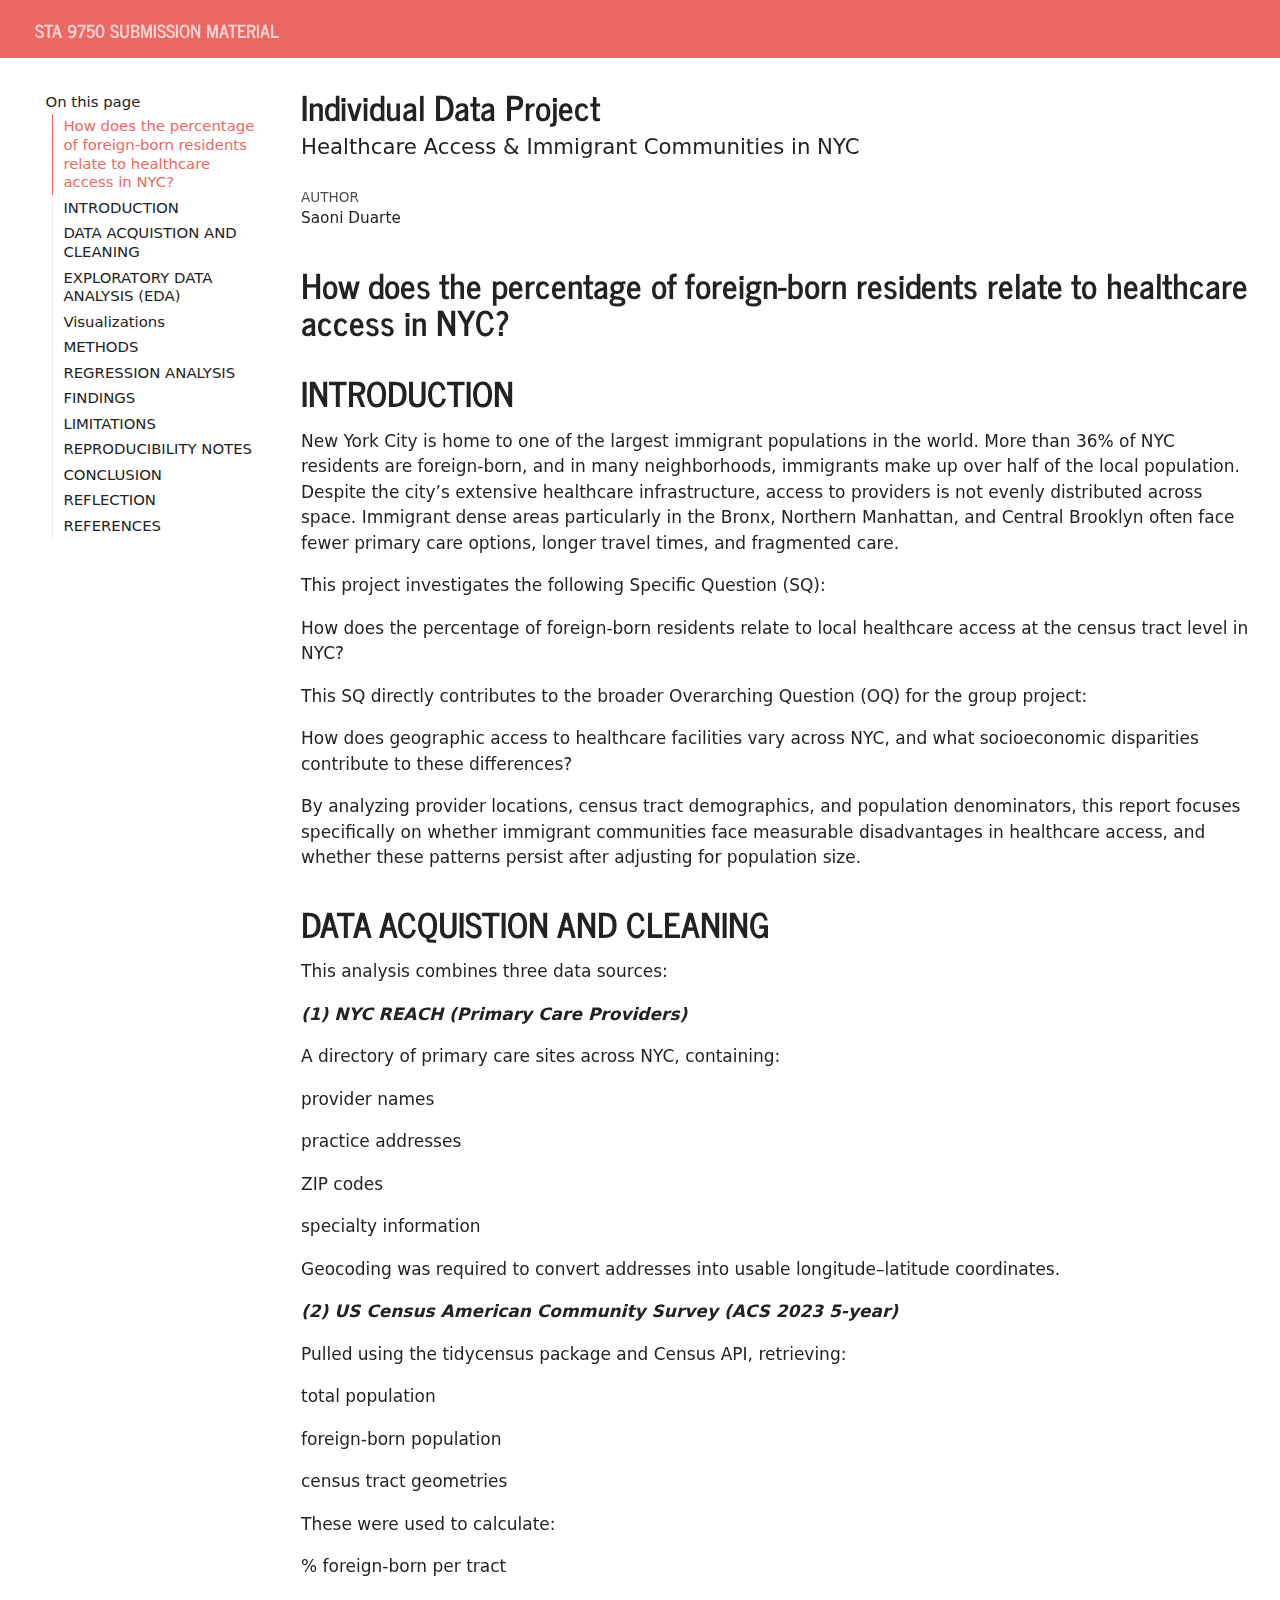
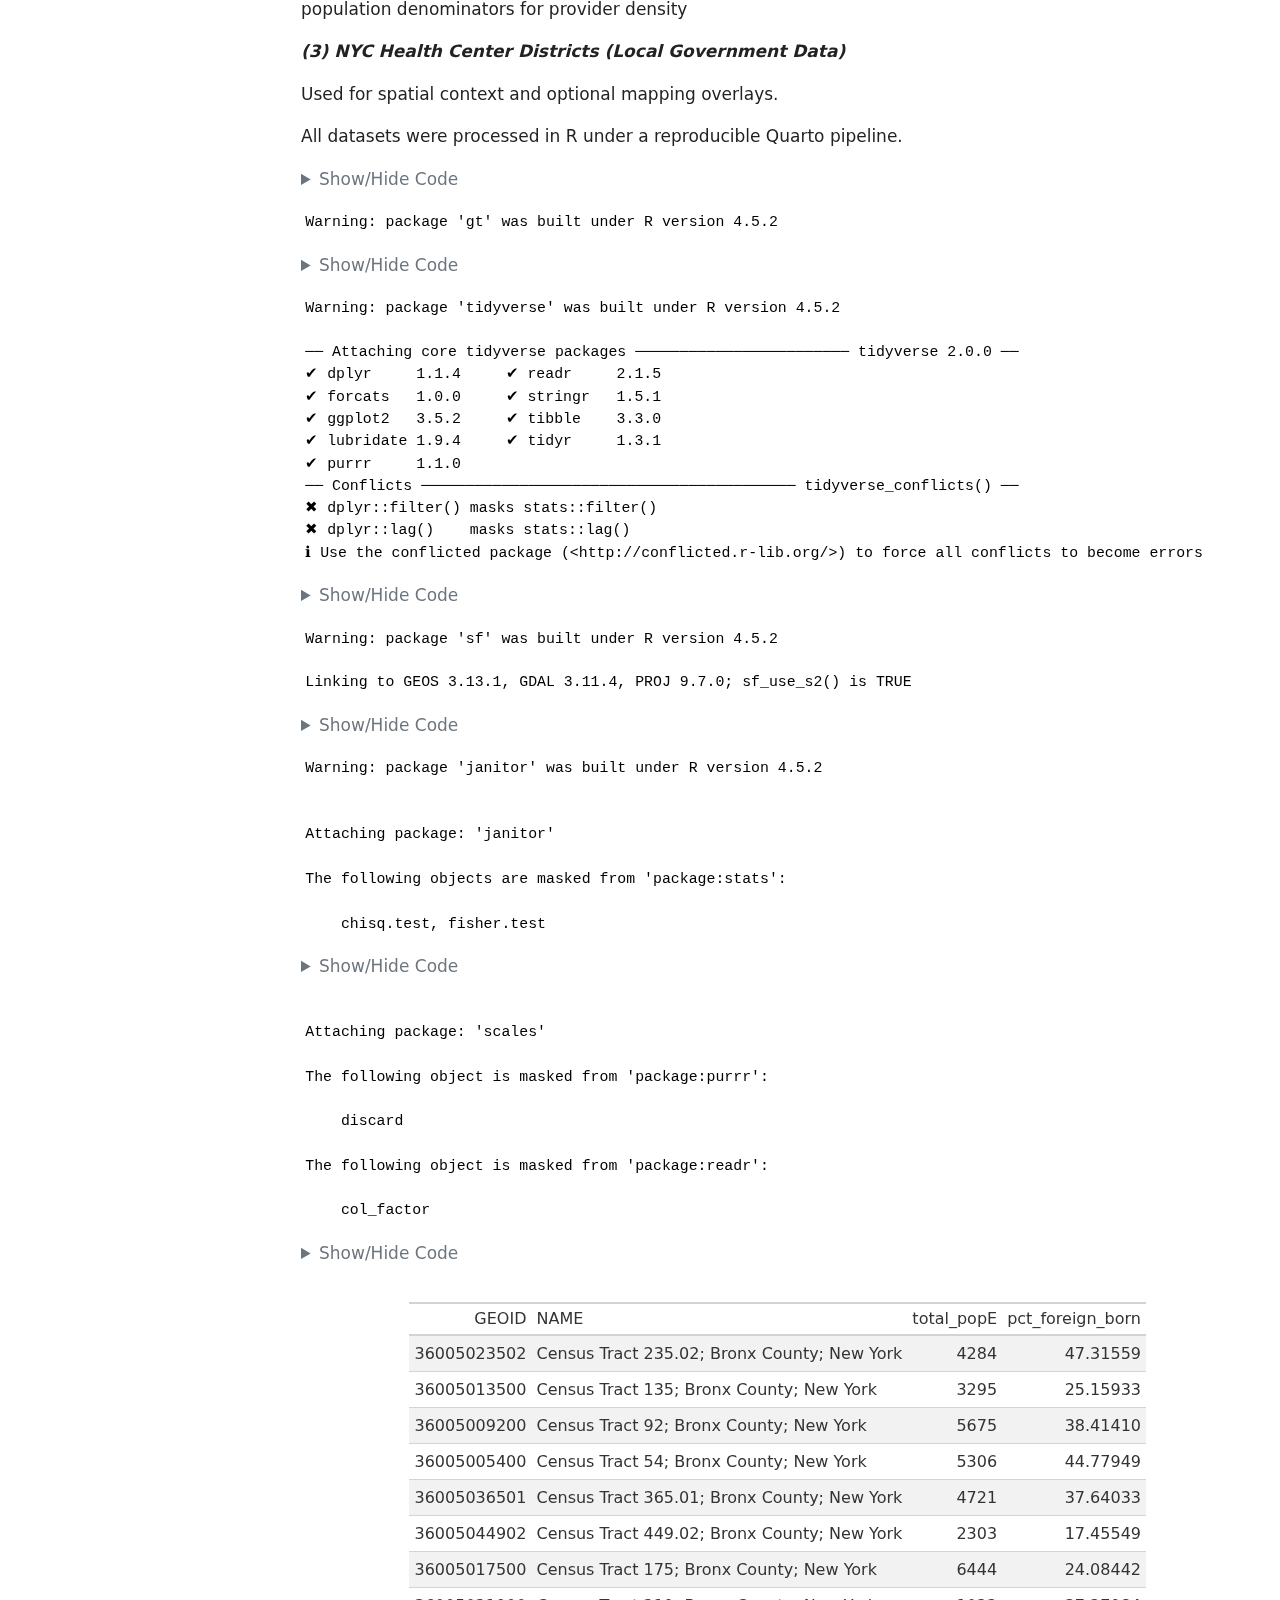
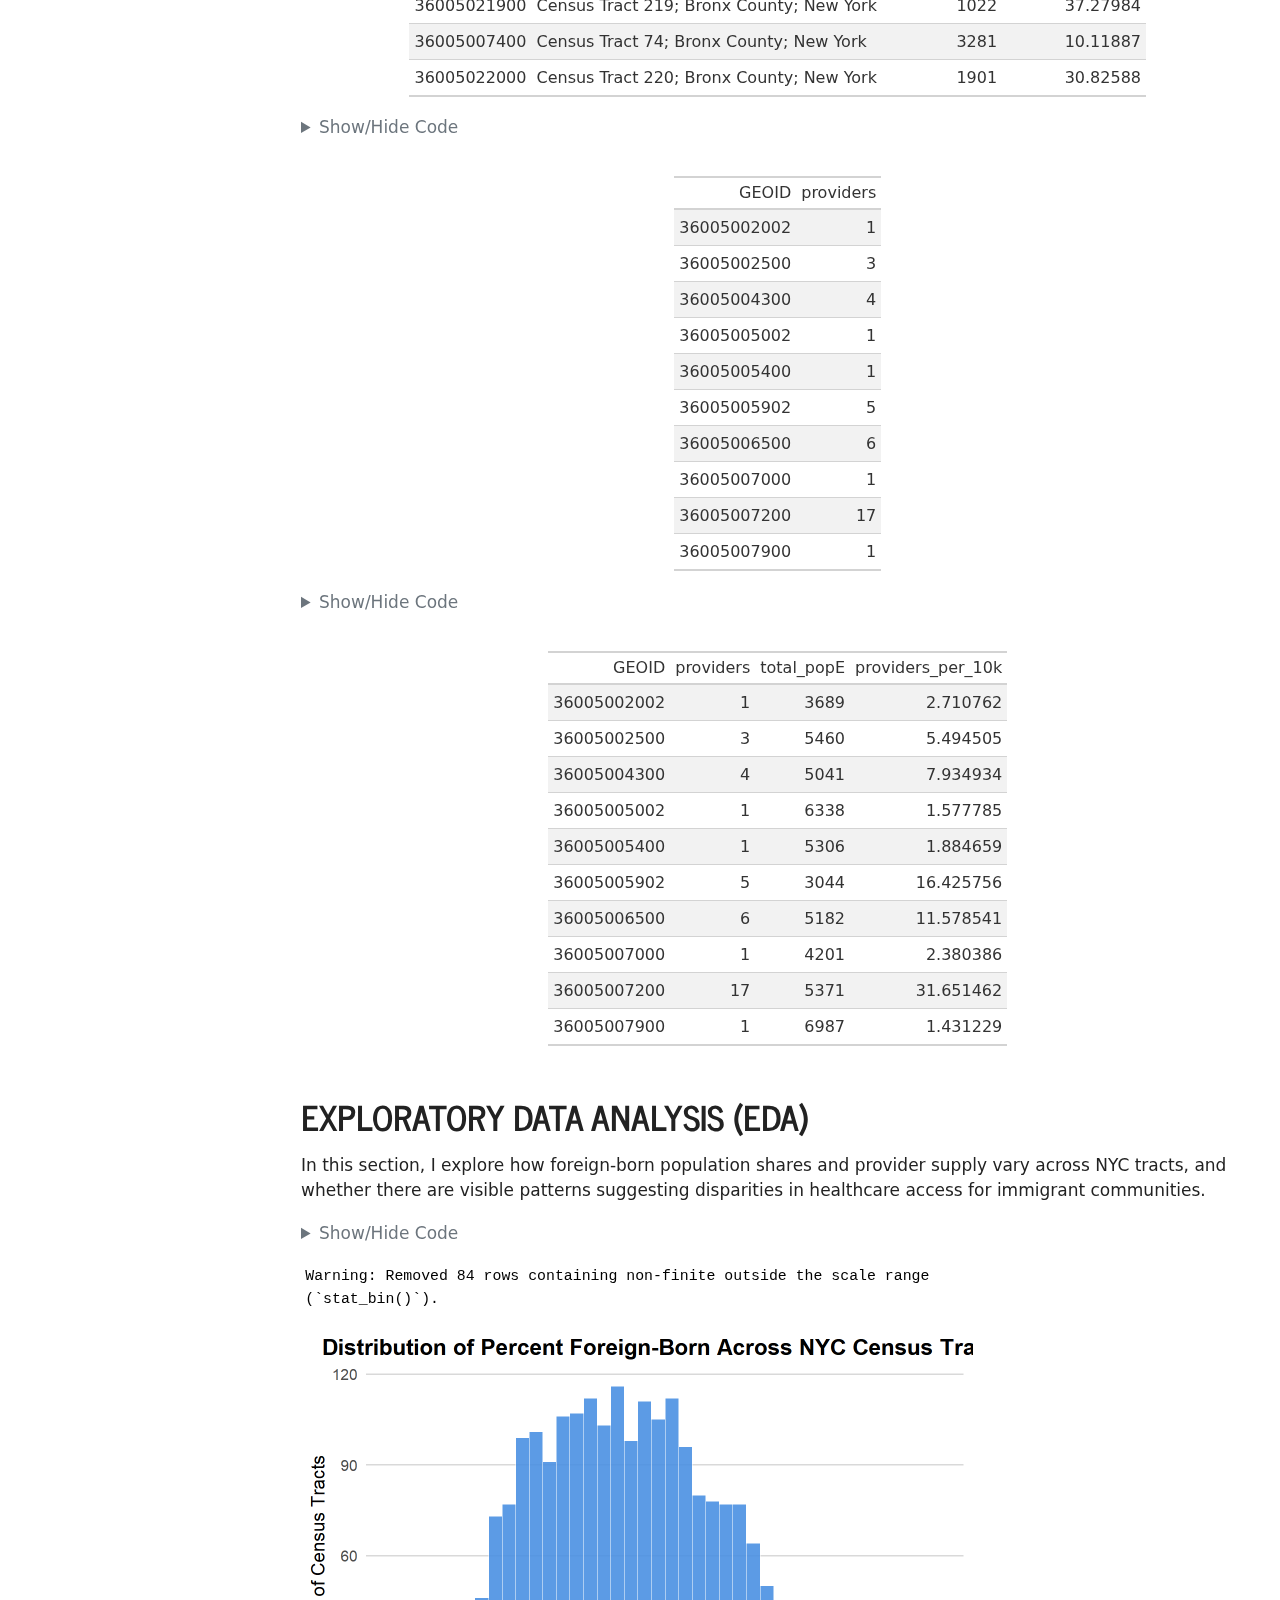
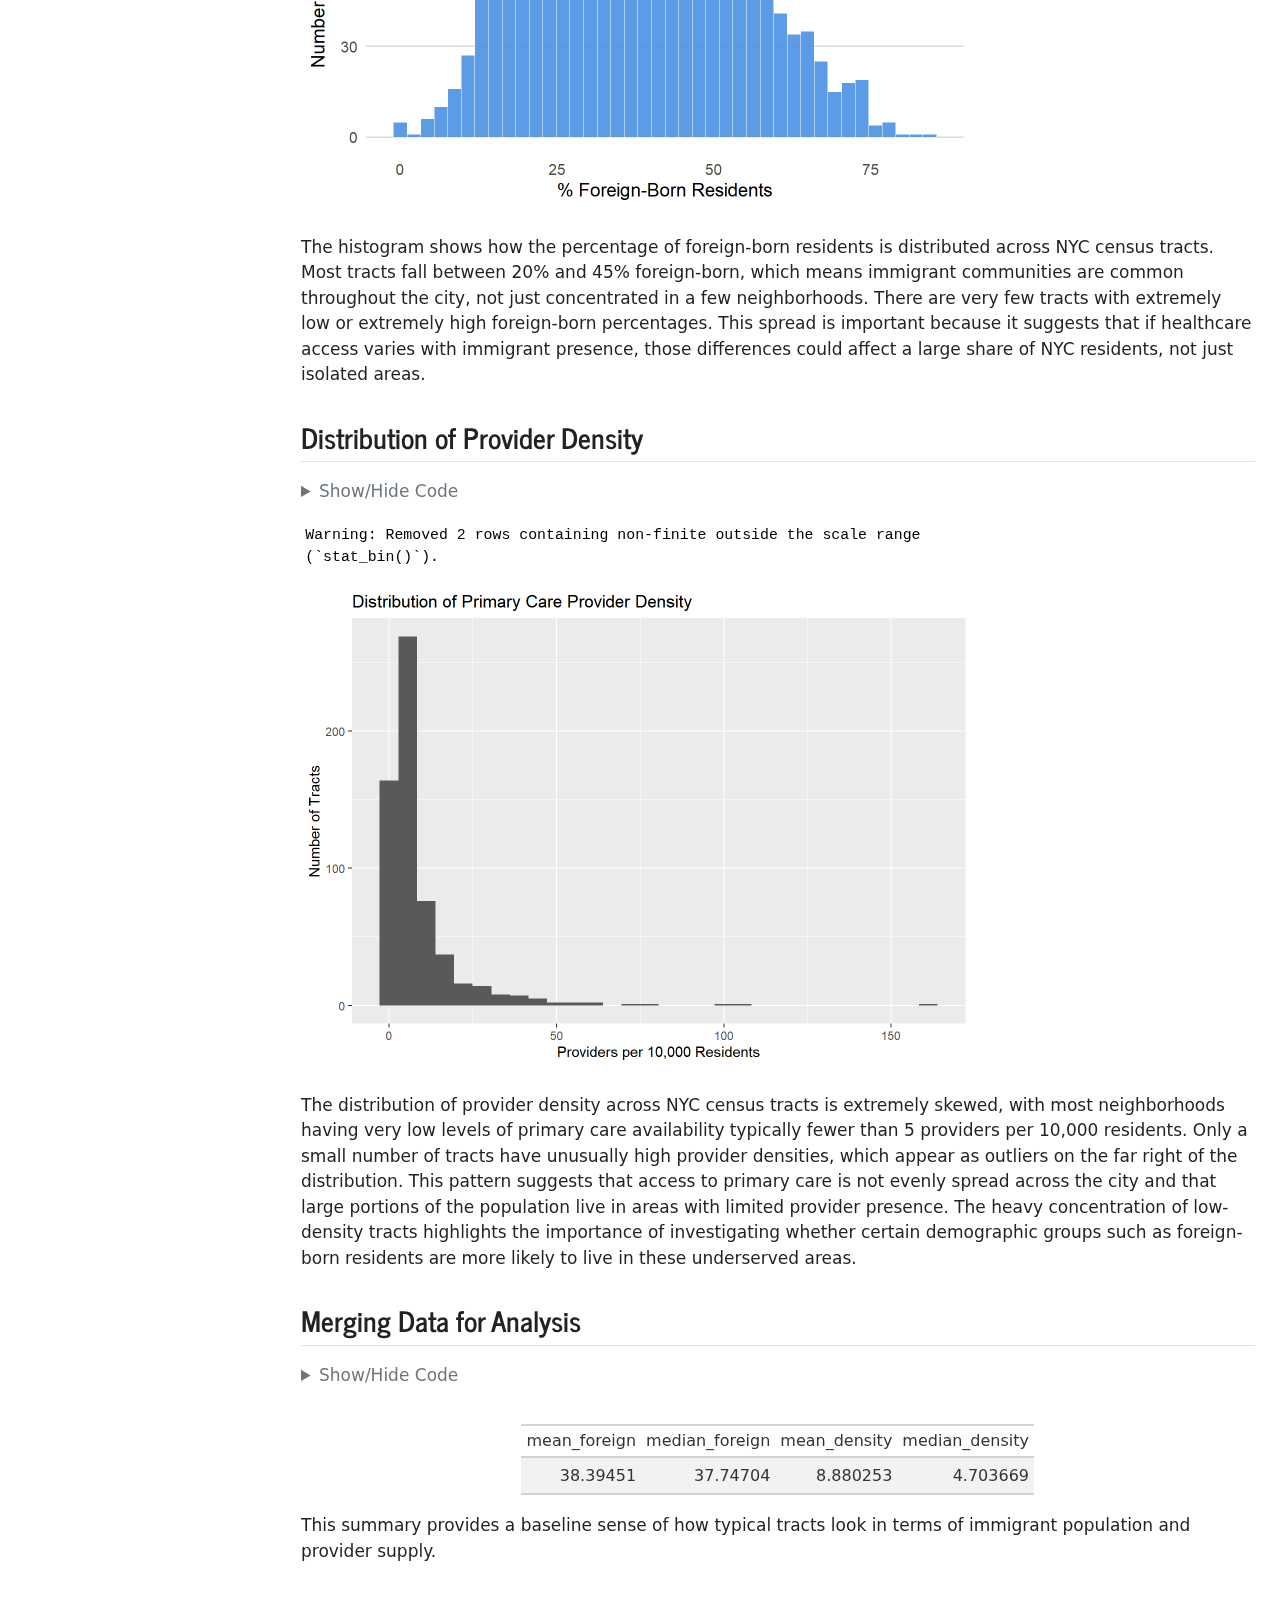
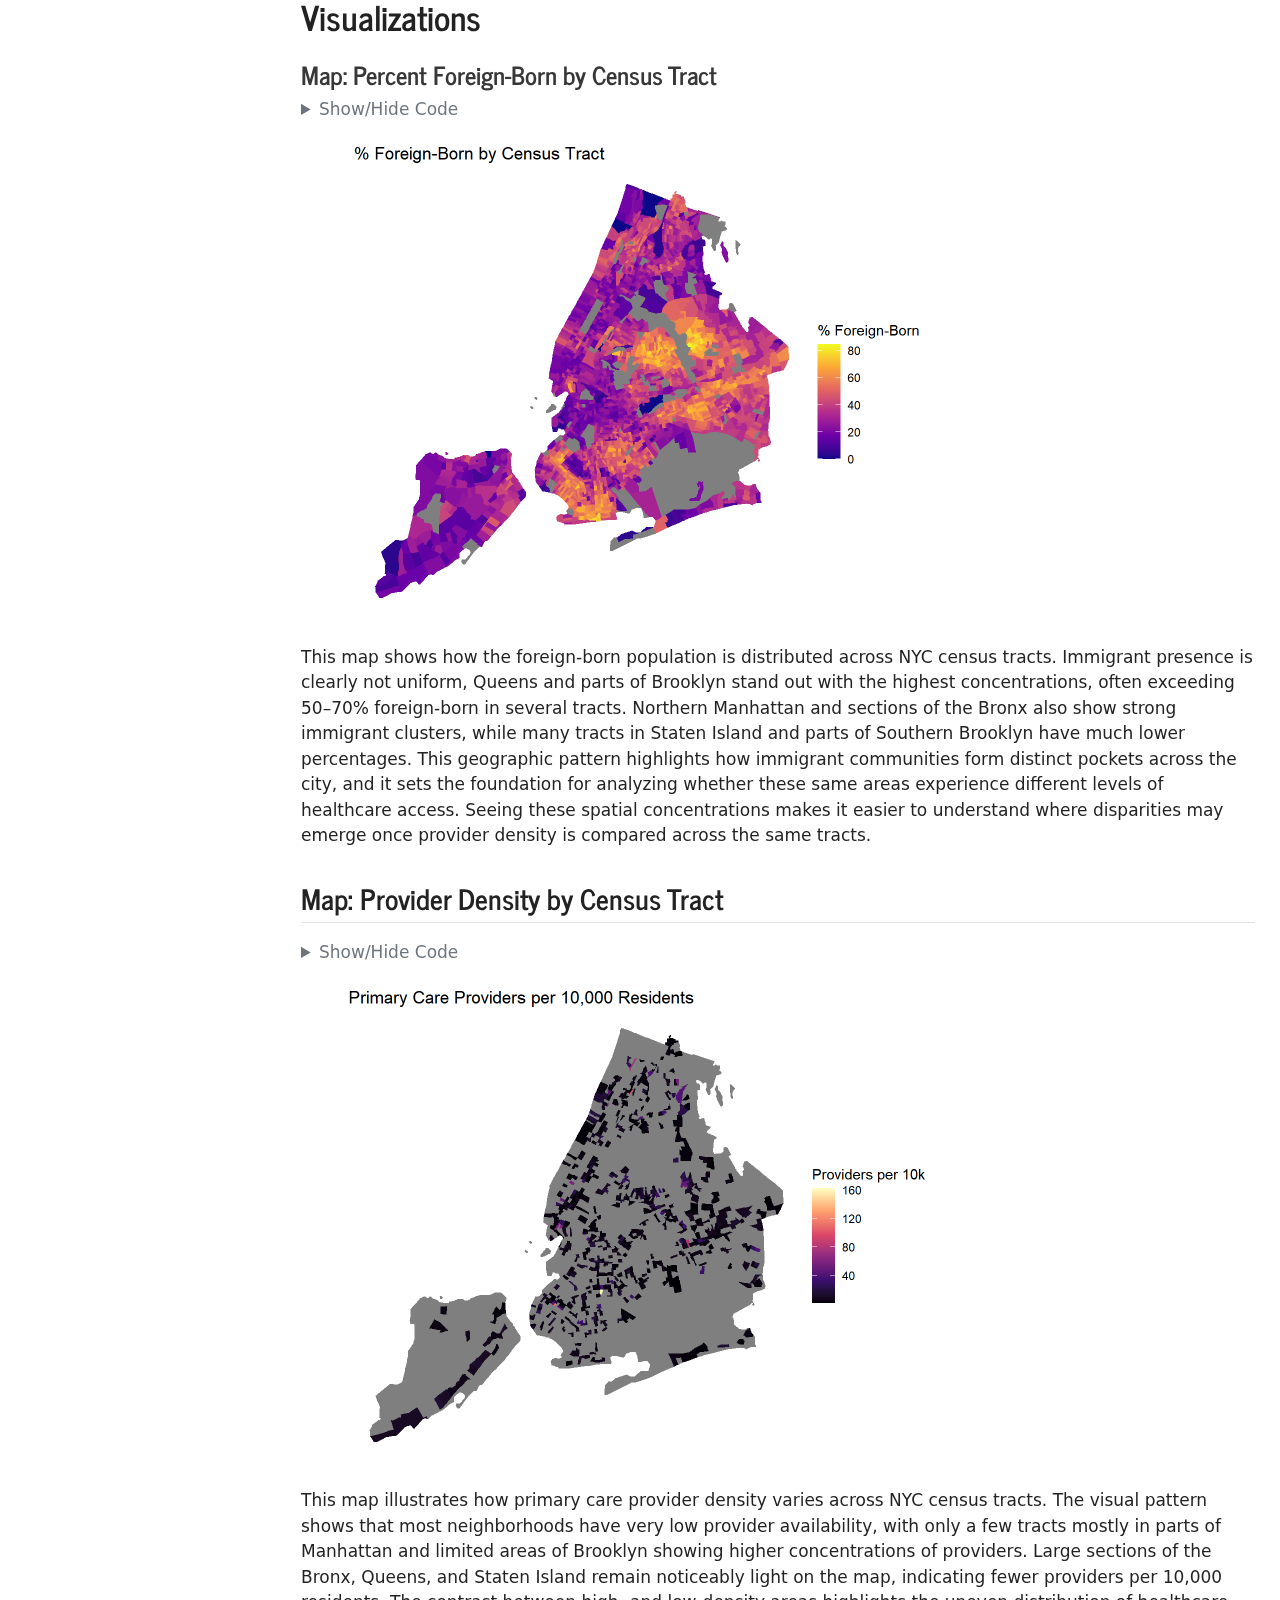
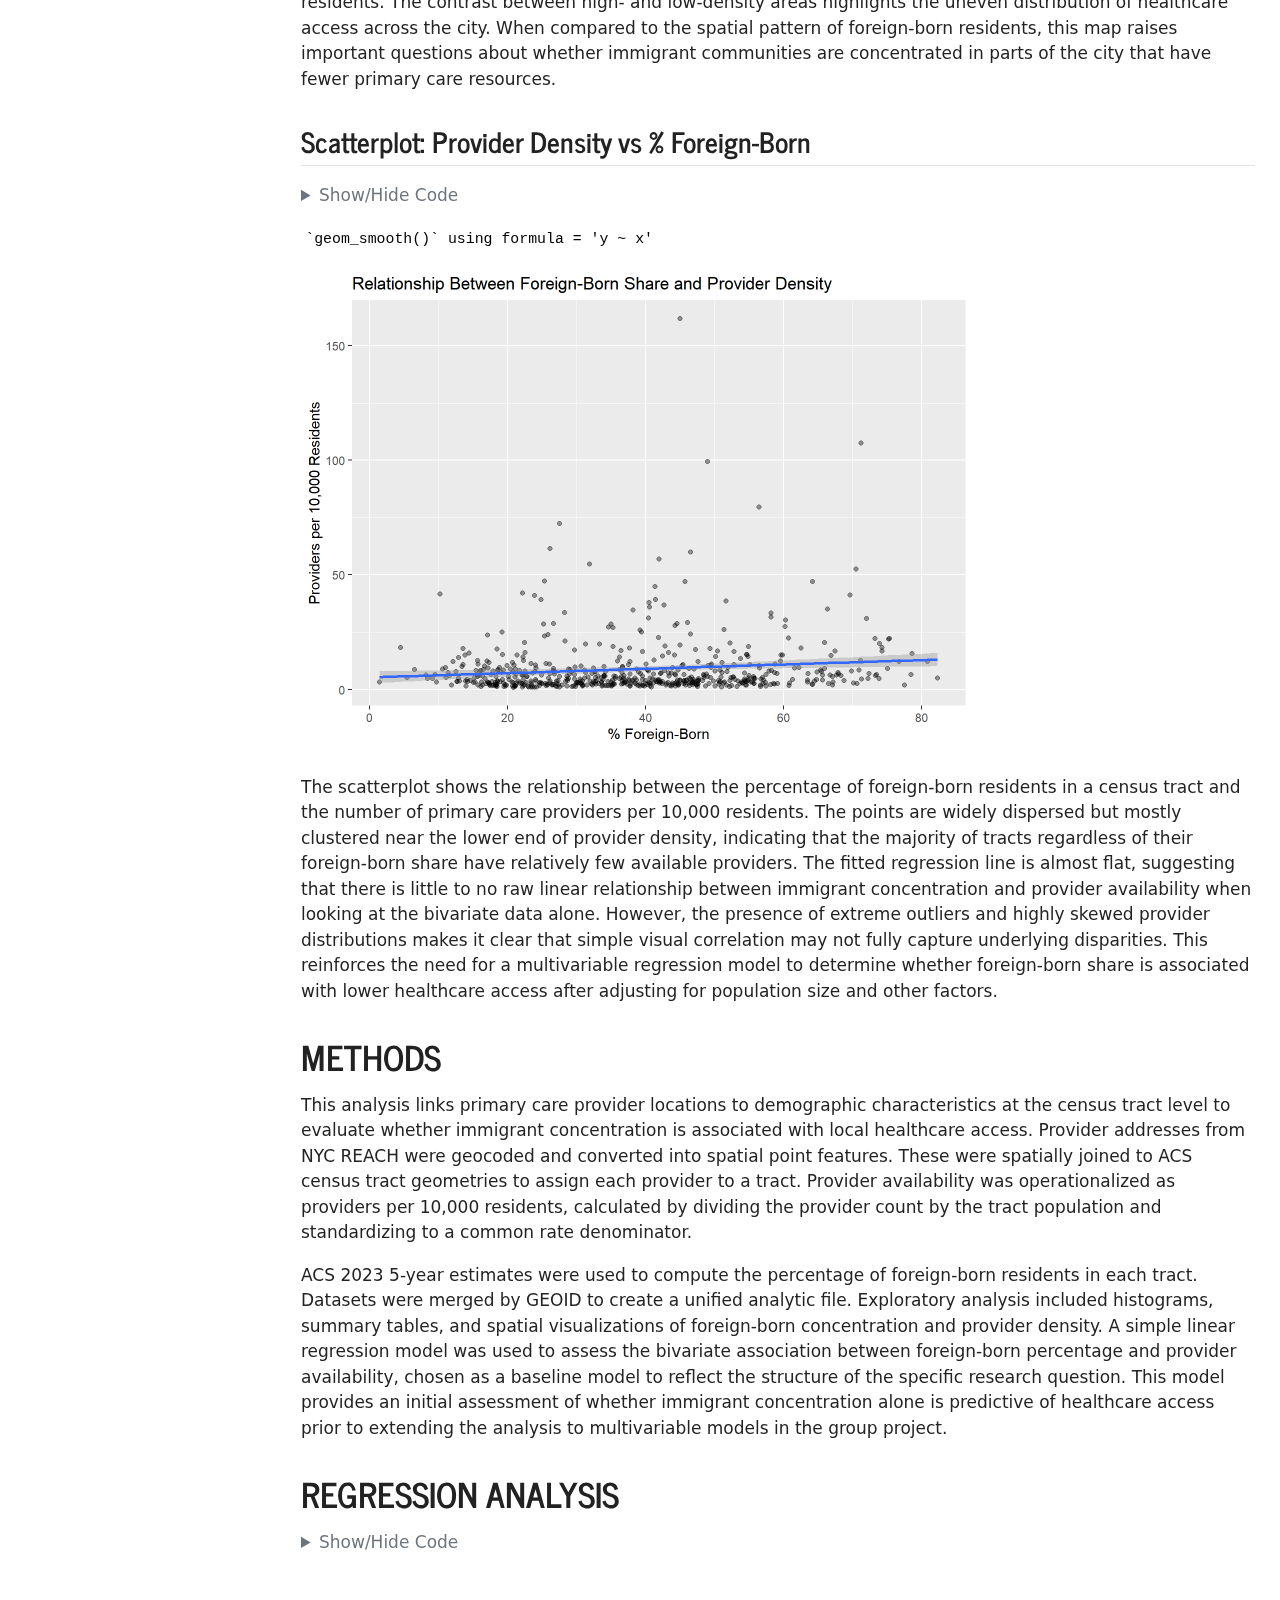
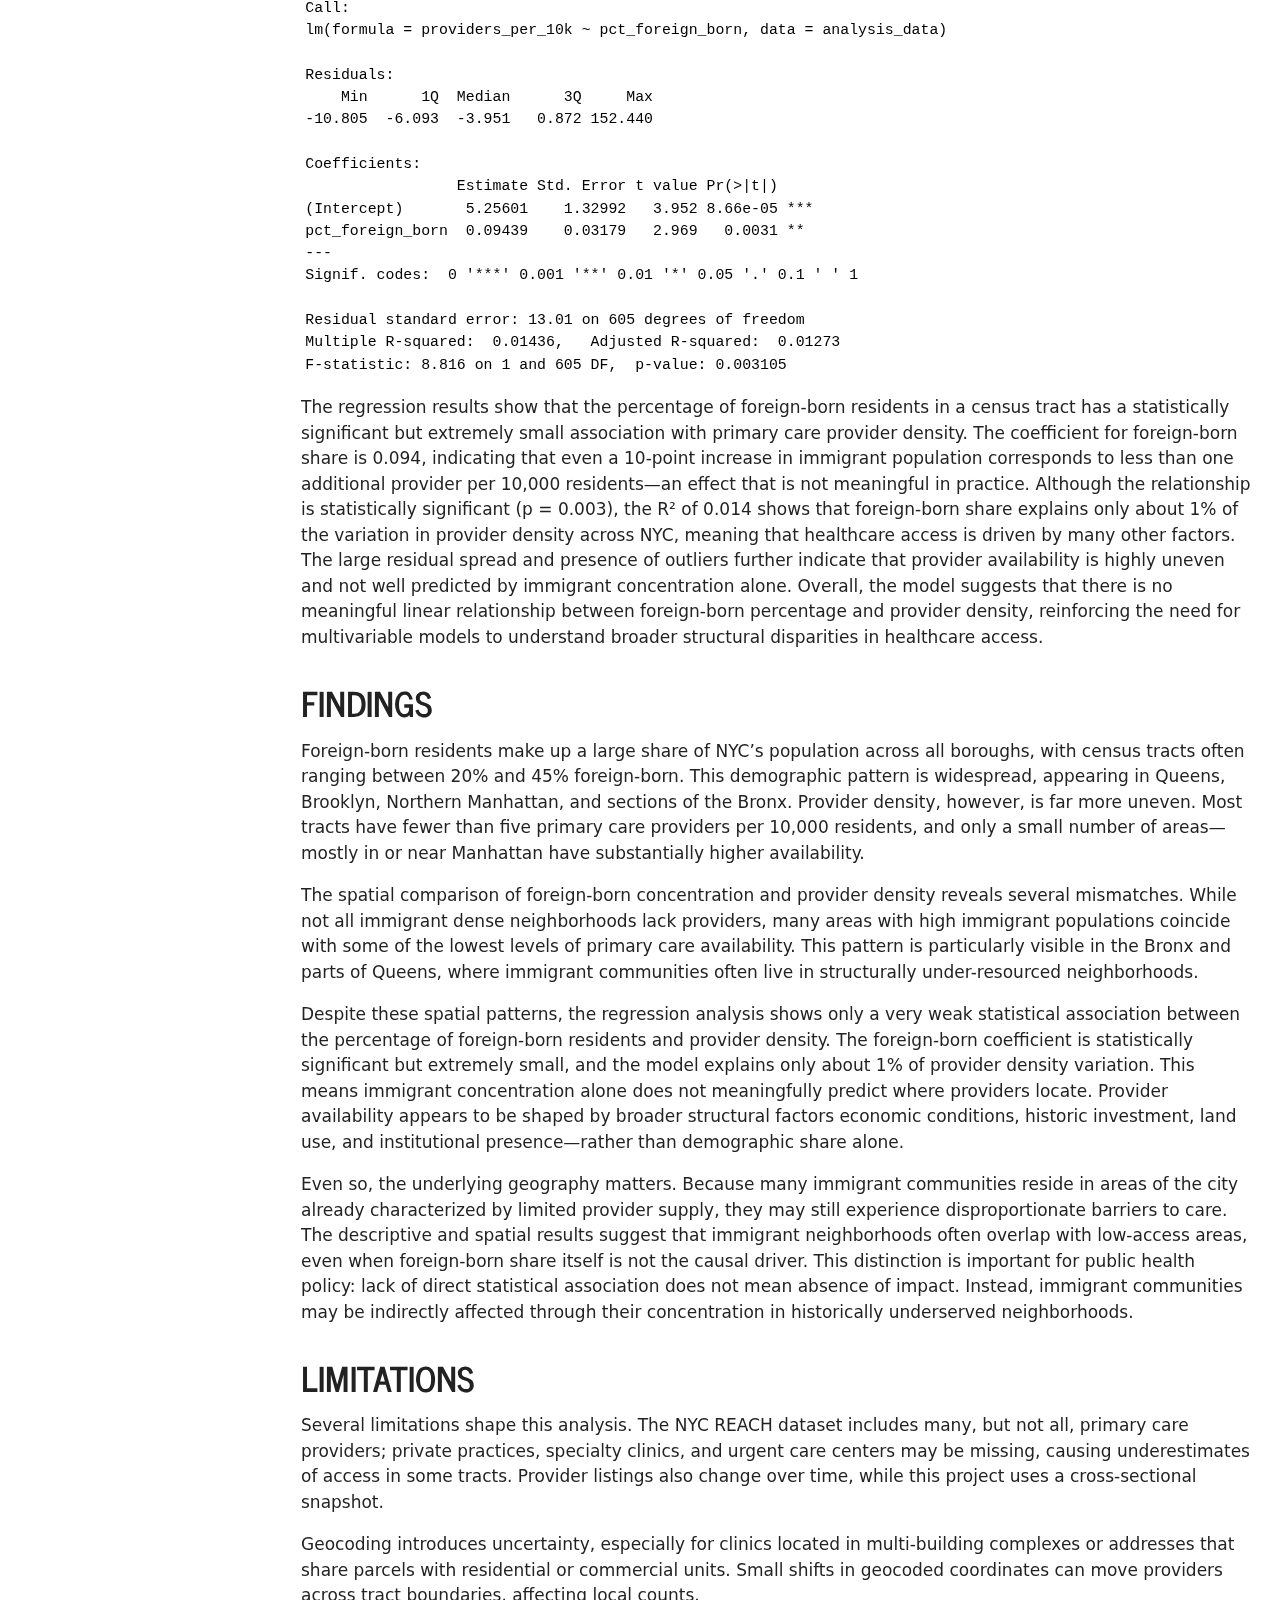
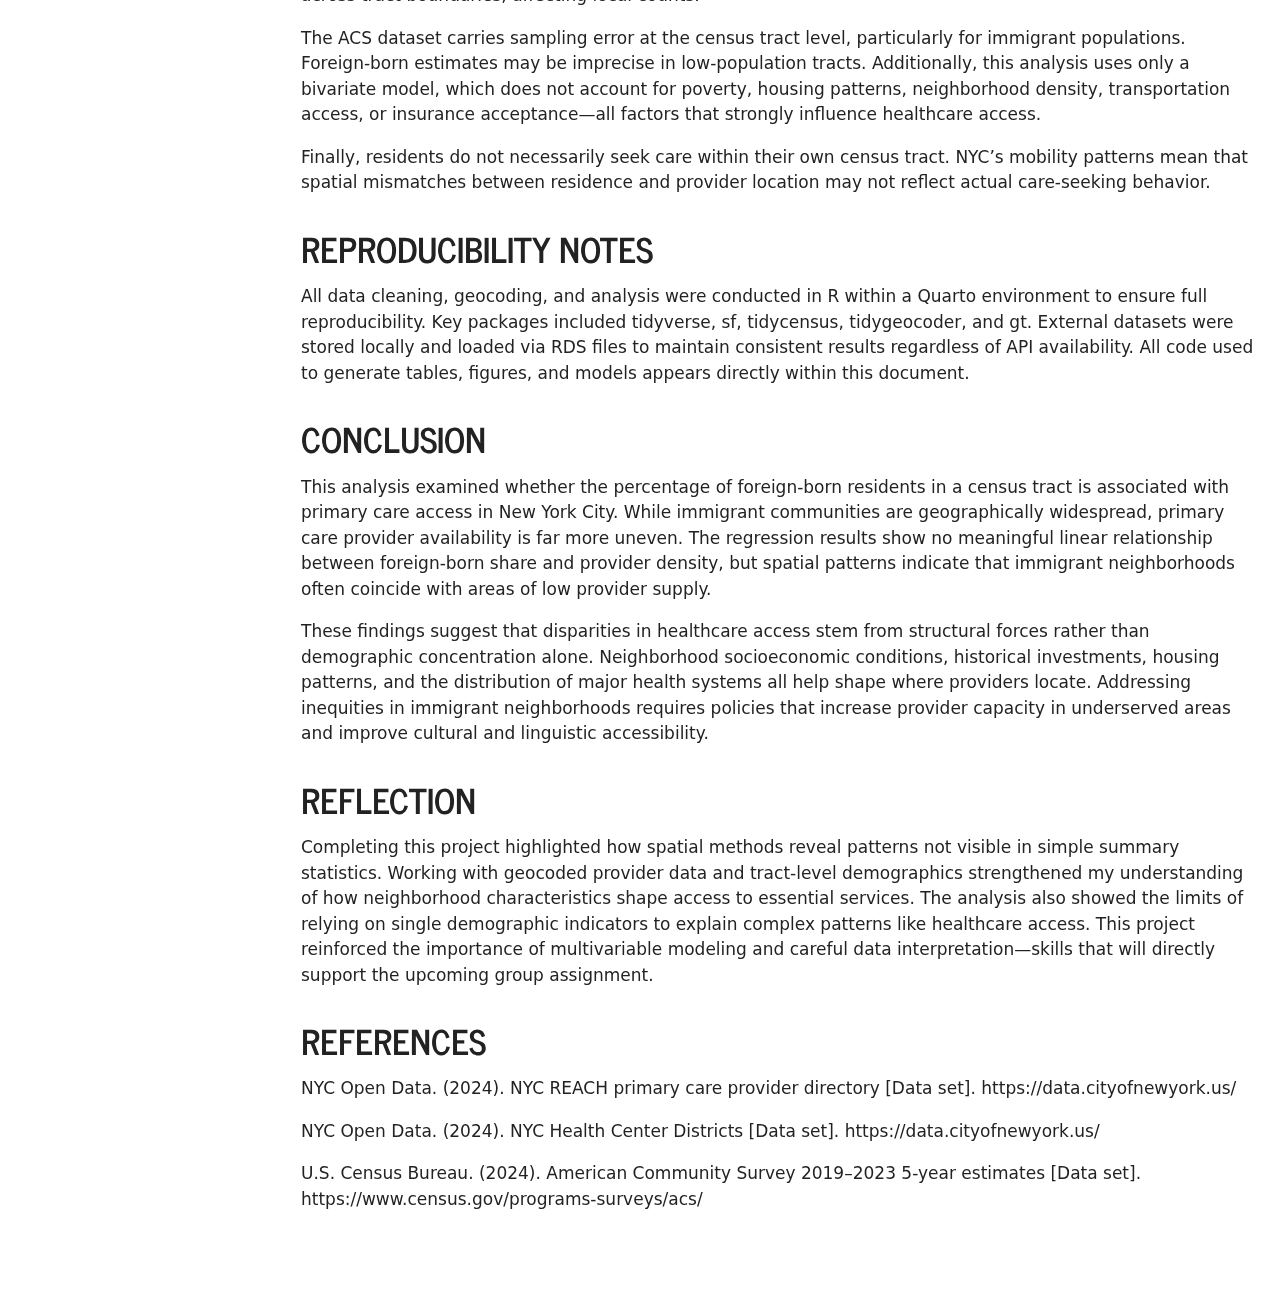
<file: docs/Individual_report.html>
<!DOCTYPE html>
<html xmlns="http://www.w3.org/1999/xhtml" lang="en" xml:lang="en"><head>

<meta charset="utf-8">
<meta name="generator" content="quarto-1.8.23">

<meta name="viewport" content="width=device-width, initial-scale=1.0, user-scalable=yes">

<meta name="author" content="Saoni Duarte">

<title>Individual Data Project – STA 9750 Submission Material</title>
<style>
code{white-space: pre-wrap;}
span.smallcaps{font-variant: small-caps;}
div.columns{display: flex; gap: min(4vw, 1.5em);}
div.column{flex: auto; overflow-x: auto;}
div.hanging-indent{margin-left: 1.5em; text-indent: -1.5em;}
ul.task-list{list-style: none;}
ul.task-list li input[type="checkbox"] {
  width: 0.8em;
  margin: 0 0.8em 0.2em -1em; /* quarto-specific, see https://github.com/quarto-dev/quarto-cli/issues/4556 */ 
  vertical-align: middle;
}
/* CSS for syntax highlighting */
html { -webkit-text-size-adjust: 100%; }
pre > code.sourceCode { white-space: pre; position: relative; }
pre > code.sourceCode > span { display: inline-block; line-height: 1.25; }
pre > code.sourceCode > span:empty { height: 1.2em; }
.sourceCode { overflow: visible; }
code.sourceCode > span { color: inherit; text-decoration: inherit; }
div.sourceCode { margin: 1em 0; }
pre.sourceCode { margin: 0; }
@media screen {
div.sourceCode { overflow: auto; }
}
@media print {
pre > code.sourceCode { white-space: pre-wrap; }
pre > code.sourceCode > span { text-indent: -5em; padding-left: 5em; }
}
pre.numberSource code
  { counter-reset: source-line 0; }
pre.numberSource code > span
  { position: relative; left: -4em; counter-increment: source-line; }
pre.numberSource code > span > a:first-child::before
  { content: counter(source-line);
    position: relative; left: -1em; text-align: right; vertical-align: baseline;
    border: none; display: inline-block;
    -webkit-touch-callout: none; -webkit-user-select: none;
    -khtml-user-select: none; -moz-user-select: none;
    -ms-user-select: none; user-select: none;
    padding: 0 4px; width: 4em;
  }
pre.numberSource { margin-left: 3em;  padding-left: 4px; }
div.sourceCode
  {   }
@media screen {
pre > code.sourceCode > span > a:first-child::before { text-decoration: underline; }
}
</style>


<script src="site_libs/quarto-nav/quarto-nav.js"></script>
<script src="site_libs/quarto-nav/headroom.min.js"></script>
<script src="site_libs/clipboard/clipboard.min.js"></script>
<script src="site_libs/quarto-search/autocomplete.umd.js"></script>
<script src="site_libs/quarto-search/fuse.min.js"></script>
<script src="site_libs/quarto-search/quarto-search.js"></script>
<meta name="quarto:offset" content="./">
<script src="site_libs/quarto-html/quarto.js" type="module"></script>
<script src="site_libs/quarto-html/tabsets/tabsets.js" type="module"></script>
<script src="site_libs/quarto-html/axe/axe-check.js" type="module"></script>
<script src="site_libs/quarto-html/popper.min.js"></script>
<script src="site_libs/quarto-html/tippy.umd.min.js"></script>
<script src="site_libs/quarto-html/anchor.min.js"></script>
<link href="site_libs/quarto-html/tippy.css" rel="stylesheet">
<link href="site_libs/quarto-html/quarto-syntax-highlighting-1fe81d0376b2c50856e68e651e390326.css" rel="stylesheet" id="quarto-text-highlighting-styles">
<script src="site_libs/bootstrap/bootstrap.min.js"></script>
<link href="site_libs/bootstrap/bootstrap-icons.css" rel="stylesheet">
<link href="site_libs/bootstrap/bootstrap-df2bd1d07bf4883407515dbd16791c74.min.css" rel="stylesheet" append-hash="true" id="quarto-bootstrap" data-mode="light">
<script id="quarto-search-options" type="application/json">{
  "location": "navbar",
  "copy-button": false,
  "collapse-after": 3,
  "panel-placement": "end",
  "type": "overlay",
  "limit": 50,
  "keyboard-shortcut": [
    "f",
    "/",
    "s"
  ],
  "show-item-context": false,
  "language": {
    "search-no-results-text": "No results",
    "search-matching-documents-text": "matching documents",
    "search-copy-link-title": "Copy link to search",
    "search-hide-matches-text": "Hide additional matches",
    "search-more-match-text": "more match in this document",
    "search-more-matches-text": "more matches in this document",
    "search-clear-button-title": "Clear",
    "search-text-placeholder": "",
    "search-detached-cancel-button-title": "Cancel",
    "search-submit-button-title": "Submit",
    "search-label": "Search"
  }
}</script>
<style>html{ scroll-behavior: smooth; }</style>


</head>

<body class="floating nav-fixed quarto-light">

<div id="quarto-search-results"></div>
  <header id="quarto-header" class="headroom fixed-top">
    <nav class="navbar navbar-expand-lg " data-bs-theme="dark">
      <div class="navbar-container container-fluid">
      <div class="navbar-brand-container mx-auto">
    <a href="./index.html" class="navbar-brand navbar-brand-logo">
    </a>
    <a class="navbar-brand" href="./index.html">
    <span class="navbar-title">STA 9750 Submission Material</span>
    </a>
  </div>
        <div class="quarto-navbar-tools tools-end">
</div>
      </div> <!-- /container-fluid -->
    </nav>
</header>
<!-- content -->
<div id="quarto-content" class="quarto-container page-columns page-rows-contents page-layout-full page-navbar">
<!-- sidebar -->
  <nav id="quarto-sidebar" class="sidebar collapse collapse-horizontal quarto-sidebar-collapse-item sidebar-navigation floating overflow-auto">
    <nav id="TOC" role="doc-toc" class="toc-active">
    <h2 id="toc-title">On this page</h2>
   
  <ul>
  <li><a href="#how-does-the-percentage-of-foreign-born-residents-relate-to-healthcare-access-in-nyc" id="toc-how-does-the-percentage-of-foreign-born-residents-relate-to-healthcare-access-in-nyc" class="nav-link active" data-scroll-target="#how-does-the-percentage-of-foreign-born-residents-relate-to-healthcare-access-in-nyc">How does the percentage of foreign-born residents relate to healthcare access in NYC?</a></li>
  <li><a href="#introduction" id="toc-introduction" class="nav-link" data-scroll-target="#introduction">INTRODUCTION</a></li>
  <li><a href="#data-acquistion-and-cleaning" id="toc-data-acquistion-and-cleaning" class="nav-link" data-scroll-target="#data-acquistion-and-cleaning">DATA ACQUISTION AND CLEANING</a></li>
  <li><a href="#exploratory-data-analysis-eda" id="toc-exploratory-data-analysis-eda" class="nav-link" data-scroll-target="#exploratory-data-analysis-eda">EXPLORATORY DATA ANALYSIS (EDA)</a>
  <ul class="collapse">
  <li><a href="#distribution-of-provider-density" id="toc-distribution-of-provider-density" class="nav-link" data-scroll-target="#distribution-of-provider-density">Distribution of Provider Density</a></li>
  <li><a href="#merging-data-for-analysis" id="toc-merging-data-for-analysis" class="nav-link" data-scroll-target="#merging-data-for-analysis">Merging Data for Analysis</a></li>
  </ul></li>
  <li><a href="#visualizations" id="toc-visualizations" class="nav-link" data-scroll-target="#visualizations">Visualizations</a>
  <ul class="collapse">
  <li><a href="#map-percent-foreign-born-by-census-tract" id="toc-map-percent-foreign-born-by-census-tract" class="nav-link" data-scroll-target="#map-percent-foreign-born-by-census-tract">Map: Percent Foreign-Born by Census Tract</a></li>
  <li><a href="#map-provider-density-by-census-tract" id="toc-map-provider-density-by-census-tract" class="nav-link" data-scroll-target="#map-provider-density-by-census-tract">Map: Provider Density by Census Tract</a></li>
  <li><a href="#scatterplot-provider-density-vs-foreign-born" id="toc-scatterplot-provider-density-vs-foreign-born" class="nav-link" data-scroll-target="#scatterplot-provider-density-vs-foreign-born">Scatterplot: Provider Density vs % Foreign-Born</a></li>
  </ul></li>
  <li><a href="#methods" id="toc-methods" class="nav-link" data-scroll-target="#methods">METHODS</a></li>
  <li><a href="#regression-analysis" id="toc-regression-analysis" class="nav-link" data-scroll-target="#regression-analysis">REGRESSION ANALYSIS</a></li>
  <li><a href="#findings" id="toc-findings" class="nav-link" data-scroll-target="#findings">FINDINGS</a></li>
  <li><a href="#limitations" id="toc-limitations" class="nav-link" data-scroll-target="#limitations">LIMITATIONS</a></li>
  <li><a href="#reproducibility-notes" id="toc-reproducibility-notes" class="nav-link" data-scroll-target="#reproducibility-notes">REPRODUCIBILITY NOTES</a></li>
  <li><a href="#conclusion" id="toc-conclusion" class="nav-link" data-scroll-target="#conclusion">CONCLUSION</a></li>
  <li><a href="#reflection" id="toc-reflection" class="nav-link" data-scroll-target="#reflection">REFLECTION</a></li>
  <li><a href="#references" id="toc-references" class="nav-link" data-scroll-target="#references">REFERENCES</a></li>
  </ul>
</nav>
</nav>
<div id="quarto-sidebar-glass" class="quarto-sidebar-collapse-item" data-bs-toggle="collapse" data-bs-target=".quarto-sidebar-collapse-item"></div>
<!-- margin-sidebar -->
    <div id="quarto-margin-sidebar" class="sidebar margin-sidebar zindex-bottom">
    </div>
<!-- main -->
<main class="content column-page-right" id="quarto-document-content">

<header id="title-block-header" class="quarto-title-block default">
<div class="quarto-title">
<h1 class="title">Individual Data Project</h1>
<p class="subtitle lead">Healthcare Access &amp; Immigrant Communities in NYC</p>
</div>



<div class="quarto-title-meta column-page-right">

    <div>
    <div class="quarto-title-meta-heading">Author</div>
    <div class="quarto-title-meta-contents">
             <p>Saoni Duarte </p>
          </div>
  </div>
    
  
    
  </div>
  


</header>


<section id="how-does-the-percentage-of-foreign-born-residents-relate-to-healthcare-access-in-nyc" class="level1">
<h1>How does the percentage of foreign-born residents relate to healthcare access in NYC?</h1>
</section>
<section id="introduction" class="level1">
<h1>INTRODUCTION</h1>
<p>New York City is home to one of the largest immigrant populations in the world. More than 36% of NYC residents are foreign-born, and in many neighborhoods, immigrants make up over half of the local population. Despite the city’s extensive healthcare infrastructure, access to providers is not evenly distributed across space. Immigrant dense areas particularly in the Bronx, Northern Manhattan, and Central Brooklyn often face fewer primary care options, longer travel times, and fragmented care.</p>
<p>This project investigates the following Specific Question (SQ):</p>
<p>How does the percentage of foreign-born residents relate to local healthcare access at the census tract level in NYC?</p>
<p>This SQ directly contributes to the broader Overarching Question (OQ) for the group project:</p>
<p>How does geographic access to healthcare facilities vary across NYC, and what socioeconomic disparities contribute to these differences?</p>
<p>By analyzing provider locations, census tract demographics, and population denominators, this report focuses specifically on whether immigrant communities face measurable disadvantages in healthcare access, and whether these patterns persist after adjusting for population size.</p>
</section>
<section id="data-acquistion-and-cleaning" class="level1">
<h1>DATA ACQUISTION AND CLEANING</h1>
<p>This analysis combines three data sources:</p>
<p><strong><em>(1) NYC REACH (Primary Care Providers)</em></strong></p>
<p>A directory of primary care sites across NYC, containing:</p>
<p>provider names</p>
<p>practice addresses</p>
<p>ZIP codes</p>
<p>specialty information</p>
<p>Geocoding was required to convert addresses into usable longitude–latitude coordinates.</p>
<p><strong><em>(2) US Census American Community Survey (ACS 2023 5-year)</em></strong></p>
<p>Pulled using the tidycensus package and Census API, retrieving:</p>
<p>total population</p>
<p>foreign-born population</p>
<p>census tract geometries</p>
<p>These were used to calculate:</p>
<p>% foreign-born per tract</p>
<p>population denominators for provider density</p>
<p><strong><em>(3) NYC Health Center Districts (Local Government Data)</em></strong></p>
<p>Used for spatial context and optional mapping overlays.</p>
<p>All datasets were processed in R under a reproducible Quarto pipeline.</p>
<div class="cell">
<details class="code-fold">
<summary>Show/Hide Code</summary>
<div class="code-copy-outer-scaffold"><div class="sourceCode cell-code" id="cb1"><pre class="sourceCode r code-with-copy"><code class="sourceCode r"><span id="cb1-1"><a href="#cb1-1" aria-hidden="true" tabindex="-1"></a><span class="fu">library</span>(gt)</span></code></pre></div><button title="Copy to Clipboard" class="code-copy-button"><i class="bi"></i></button></div>
</details>
<div class="cell-output cell-output-stderr">
<pre><code>Warning: package 'gt' was built under R version 4.5.2</code></pre>
</div>
<details class="code-fold">
<summary>Show/Hide Code</summary>
<div class="code-copy-outer-scaffold"><div class="sourceCode cell-code" id="cb3"><pre class="sourceCode r code-with-copy"><code class="sourceCode r"><span id="cb3-1"><a href="#cb3-1" aria-hidden="true" tabindex="-1"></a><span class="fu">library</span>(tidyverse)</span></code></pre></div><button title="Copy to Clipboard" class="code-copy-button"><i class="bi"></i></button></div>
</details>
<div class="cell-output cell-output-stderr">
<pre><code>Warning: package 'tidyverse' was built under R version 4.5.2</code></pre>
</div>
<div class="cell-output cell-output-stderr">
<pre><code>── Attaching core tidyverse packages ──────────────────────── tidyverse 2.0.0 ──
✔ dplyr     1.1.4     ✔ readr     2.1.5
✔ forcats   1.0.0     ✔ stringr   1.5.1
✔ ggplot2   3.5.2     ✔ tibble    3.3.0
✔ lubridate 1.9.4     ✔ tidyr     1.3.1
✔ purrr     1.1.0     
── Conflicts ────────────────────────────────────────── tidyverse_conflicts() ──
✖ dplyr::filter() masks stats::filter()
✖ dplyr::lag()    masks stats::lag()
ℹ Use the conflicted package (&lt;http://conflicted.r-lib.org/&gt;) to force all conflicts to become errors</code></pre>
</div>
<details class="code-fold">
<summary>Show/Hide Code</summary>
<div class="code-copy-outer-scaffold"><div class="sourceCode cell-code" id="cb6"><pre class="sourceCode r code-with-copy"><code class="sourceCode r"><span id="cb6-1"><a href="#cb6-1" aria-hidden="true" tabindex="-1"></a><span class="fu">library</span>(readxl)</span>
<span id="cb6-2"><a href="#cb6-2" aria-hidden="true" tabindex="-1"></a><span class="fu">library</span>(sf)</span></code></pre></div><button title="Copy to Clipboard" class="code-copy-button"><i class="bi"></i></button></div>
</details>
<div class="cell-output cell-output-stderr">
<pre><code>Warning: package 'sf' was built under R version 4.5.2</code></pre>
</div>
<div class="cell-output cell-output-stderr">
<pre><code>Linking to GEOS 3.13.1, GDAL 3.11.4, PROJ 9.7.0; sf_use_s2() is TRUE</code></pre>
</div>
<details class="code-fold">
<summary>Show/Hide Code</summary>
<div class="code-copy-outer-scaffold"><div class="sourceCode cell-code" id="cb9"><pre class="sourceCode r code-with-copy"><code class="sourceCode r"><span id="cb9-1"><a href="#cb9-1" aria-hidden="true" tabindex="-1"></a><span class="fu">library</span>(janitor)</span></code></pre></div><button title="Copy to Clipboard" class="code-copy-button"><i class="bi"></i></button></div>
</details>
<div class="cell-output cell-output-stderr">
<pre><code>Warning: package 'janitor' was built under R version 4.5.2</code></pre>
</div>
<div class="cell-output cell-output-stderr">
<pre><code>
Attaching package: 'janitor'

The following objects are masked from 'package:stats':

    chisq.test, fisher.test</code></pre>
</div>
<details class="code-fold">
<summary>Show/Hide Code</summary>
<div class="code-copy-outer-scaffold"><div class="sourceCode cell-code" id="cb12"><pre class="sourceCode r code-with-copy"><code class="sourceCode r"><span id="cb12-1"><a href="#cb12-1" aria-hidden="true" tabindex="-1"></a><span class="fu">library</span>(scales)</span></code></pre></div><button title="Copy to Clipboard" class="code-copy-button"><i class="bi"></i></button></div>
</details>
<div class="cell-output cell-output-stderr">
<pre><code>
Attaching package: 'scales'

The following object is masked from 'package:purrr':

    discard

The following object is masked from 'package:readr':

    col_factor</code></pre>
</div>
<details class="code-fold">
<summary>Show/Hide Code</summary>
<div class="code-copy-outer-scaffold"><div class="sourceCode cell-code" id="cb14"><pre class="sourceCode r code-with-copy"><code class="sourceCode r"><span id="cb14-1"><a href="#cb14-1" aria-hidden="true" tabindex="-1"></a><span class="fu">library</span>(ggplot2)</span>
<span id="cb14-2"><a href="#cb14-2" aria-hidden="true" tabindex="-1"></a></span>
<span id="cb14-3"><a href="#cb14-3" aria-hidden="true" tabindex="-1"></a>reach <span class="ot">&lt;-</span> <span class="fu">read_excel</span>(<span class="st">"NYC_REACH_Members_20251102.xlsx"</span>)</span>
<span id="cb14-4"><a href="#cb14-4" aria-hidden="true" tabindex="-1"></a>districts <span class="ot">&lt;-</span> <span class="fu">read_excel</span>(<span class="st">"Health_Center_Districts_20251102.xlsx"</span>)</span>
<span id="cb14-5"><a href="#cb14-5" aria-hidden="true" tabindex="-1"></a>nycha <span class="ot">&lt;-</span> <span class="fu">read_excel</span>(<span class="st">"Directory_of_NYCHA_Community_Facilities_20251102.xlsx"</span>)</span>
<span id="cb14-6"><a href="#cb14-6" aria-hidden="true" tabindex="-1"></a></span>
<span id="cb14-7"><a href="#cb14-7" aria-hidden="true" tabindex="-1"></a><span class="co"># Load precomputed datasets (NO API, NO GEOCODING)</span></span>
<span id="cb14-8"><a href="#cb14-8" aria-hidden="true" tabindex="-1"></a>foreignborn_clean <span class="ot">&lt;-</span> <span class="fu">readRDS</span>(<span class="st">"foreignborn_clean.rds"</span>)</span>
<span id="cb14-9"><a href="#cb14-9" aria-hidden="true" tabindex="-1"></a>provider_counts   <span class="ot">&lt;-</span> <span class="fu">readRDS</span>(<span class="st">"provider_counts.rds"</span>)</span>
<span id="cb14-10"><a href="#cb14-10" aria-hidden="true" tabindex="-1"></a>provider_density  <span class="ot">&lt;-</span> <span class="fu">readRDS</span>(<span class="st">"provider_density.rds"</span>)</span>
<span id="cb14-11"><a href="#cb14-11" aria-hidden="true" tabindex="-1"></a></span>
<span id="cb14-12"><a href="#cb14-12" aria-hidden="true" tabindex="-1"></a><span class="co"># Preview</span></span>
<span id="cb14-13"><a href="#cb14-13" aria-hidden="true" tabindex="-1"></a>foreignborn_clean <span class="sc">%&gt;%</span></span>
<span id="cb14-14"><a href="#cb14-14" aria-hidden="true" tabindex="-1"></a>  <span class="fu">st_drop_geometry</span>() <span class="sc">%&gt;%</span></span>
<span id="cb14-15"><a href="#cb14-15" aria-hidden="true" tabindex="-1"></a>  <span class="fu">slice</span>(<span class="dv">1</span><span class="sc">:</span><span class="dv">10</span>) <span class="sc">%&gt;%</span></span>
<span id="cb14-16"><a href="#cb14-16" aria-hidden="true" tabindex="-1"></a>  <span class="fu">gt</span>()</span></code></pre></div><button title="Copy to Clipboard" class="code-copy-button"><i class="bi"></i></button></div>
</details>
<div class="cell-output-display">
<div id="anaufwziip" style="padding-left:0px;padding-right:0px;padding-top:10px;padding-bottom:10px;overflow-x:auto;overflow-y:auto;width:auto;height:auto;">
<style>#anaufwziip table {
  font-family: system-ui, 'Segoe UI', Roboto, Helvetica, Arial, sans-serif, 'Apple Color Emoji', 'Segoe UI Emoji', 'Segoe UI Symbol', 'Noto Color Emoji';
  -webkit-font-smoothing: antialiased;
  -moz-osx-font-smoothing: grayscale;
}

#anaufwziip thead, #anaufwziip tbody, #anaufwziip tfoot, #anaufwziip tr, #anaufwziip td, #anaufwziip th {
  border-style: none;
}

#anaufwziip p {
  margin: 0;
  padding: 0;
}

#anaufwziip .gt_table {
  display: table;
  border-collapse: collapse;
  line-height: normal;
  margin-left: auto;
  margin-right: auto;
  color: #333333;
  font-size: 16px;
  font-weight: normal;
  font-style: normal;
  background-color: #FFFFFF;
  width: auto;
  border-top-style: solid;
  border-top-width: 2px;
  border-top-color: #A8A8A8;
  border-right-style: none;
  border-right-width: 2px;
  border-right-color: #D3D3D3;
  border-bottom-style: solid;
  border-bottom-width: 2px;
  border-bottom-color: #A8A8A8;
  border-left-style: none;
  border-left-width: 2px;
  border-left-color: #D3D3D3;
}

#anaufwziip .gt_caption {
  padding-top: 4px;
  padding-bottom: 4px;
}

#anaufwziip .gt_title {
  color: #333333;
  font-size: 125%;
  font-weight: initial;
  padding-top: 4px;
  padding-bottom: 4px;
  padding-left: 5px;
  padding-right: 5px;
  border-bottom-color: #FFFFFF;
  border-bottom-width: 0;
}

#anaufwziip .gt_subtitle {
  color: #333333;
  font-size: 85%;
  font-weight: initial;
  padding-top: 3px;
  padding-bottom: 5px;
  padding-left: 5px;
  padding-right: 5px;
  border-top-color: #FFFFFF;
  border-top-width: 0;
}

#anaufwziip .gt_heading {
  background-color: #FFFFFF;
  text-align: center;
  border-bottom-color: #FFFFFF;
  border-left-style: none;
  border-left-width: 1px;
  border-left-color: #D3D3D3;
  border-right-style: none;
  border-right-width: 1px;
  border-right-color: #D3D3D3;
}

#anaufwziip .gt_bottom_border {
  border-bottom-style: solid;
  border-bottom-width: 2px;
  border-bottom-color: #D3D3D3;
}

#anaufwziip .gt_col_headings {
  border-top-style: solid;
  border-top-width: 2px;
  border-top-color: #D3D3D3;
  border-bottom-style: solid;
  border-bottom-width: 2px;
  border-bottom-color: #D3D3D3;
  border-left-style: none;
  border-left-width: 1px;
  border-left-color: #D3D3D3;
  border-right-style: none;
  border-right-width: 1px;
  border-right-color: #D3D3D3;
}

#anaufwziip .gt_col_heading {
  color: #333333;
  background-color: #FFFFFF;
  font-size: 100%;
  font-weight: normal;
  text-transform: inherit;
  border-left-style: none;
  border-left-width: 1px;
  border-left-color: #D3D3D3;
  border-right-style: none;
  border-right-width: 1px;
  border-right-color: #D3D3D3;
  vertical-align: bottom;
  padding-top: 5px;
  padding-bottom: 6px;
  padding-left: 5px;
  padding-right: 5px;
  overflow-x: hidden;
}

#anaufwziip .gt_column_spanner_outer {
  color: #333333;
  background-color: #FFFFFF;
  font-size: 100%;
  font-weight: normal;
  text-transform: inherit;
  padding-top: 0;
  padding-bottom: 0;
  padding-left: 4px;
  padding-right: 4px;
}

#anaufwziip .gt_column_spanner_outer:first-child {
  padding-left: 0;
}

#anaufwziip .gt_column_spanner_outer:last-child {
  padding-right: 0;
}

#anaufwziip .gt_column_spanner {
  border-bottom-style: solid;
  border-bottom-width: 2px;
  border-bottom-color: #D3D3D3;
  vertical-align: bottom;
  padding-top: 5px;
  padding-bottom: 5px;
  overflow-x: hidden;
  display: inline-block;
  width: 100%;
}

#anaufwziip .gt_spanner_row {
  border-bottom-style: hidden;
}

#anaufwziip .gt_group_heading {
  padding-top: 8px;
  padding-bottom: 8px;
  padding-left: 5px;
  padding-right: 5px;
  color: #333333;
  background-color: #FFFFFF;
  font-size: 100%;
  font-weight: initial;
  text-transform: inherit;
  border-top-style: solid;
  border-top-width: 2px;
  border-top-color: #D3D3D3;
  border-bottom-style: solid;
  border-bottom-width: 2px;
  border-bottom-color: #D3D3D3;
  border-left-style: none;
  border-left-width: 1px;
  border-left-color: #D3D3D3;
  border-right-style: none;
  border-right-width: 1px;
  border-right-color: #D3D3D3;
  vertical-align: middle;
  text-align: left;
}

#anaufwziip .gt_empty_group_heading {
  padding: 0.5px;
  color: #333333;
  background-color: #FFFFFF;
  font-size: 100%;
  font-weight: initial;
  border-top-style: solid;
  border-top-width: 2px;
  border-top-color: #D3D3D3;
  border-bottom-style: solid;
  border-bottom-width: 2px;
  border-bottom-color: #D3D3D3;
  vertical-align: middle;
}

#anaufwziip .gt_from_md > :first-child {
  margin-top: 0;
}

#anaufwziip .gt_from_md > :last-child {
  margin-bottom: 0;
}

#anaufwziip .gt_row {
  padding-top: 8px;
  padding-bottom: 8px;
  padding-left: 5px;
  padding-right: 5px;
  margin: 10px;
  border-top-style: solid;
  border-top-width: 1px;
  border-top-color: #D3D3D3;
  border-left-style: none;
  border-left-width: 1px;
  border-left-color: #D3D3D3;
  border-right-style: none;
  border-right-width: 1px;
  border-right-color: #D3D3D3;
  vertical-align: middle;
  overflow-x: hidden;
}

#anaufwziip .gt_stub {
  color: #333333;
  background-color: #FFFFFF;
  font-size: 100%;
  font-weight: initial;
  text-transform: inherit;
  border-right-style: solid;
  border-right-width: 2px;
  border-right-color: #D3D3D3;
  padding-left: 5px;
  padding-right: 5px;
}

#anaufwziip .gt_stub_row_group {
  color: #333333;
  background-color: #FFFFFF;
  font-size: 100%;
  font-weight: initial;
  text-transform: inherit;
  border-right-style: solid;
  border-right-width: 2px;
  border-right-color: #D3D3D3;
  padding-left: 5px;
  padding-right: 5px;
  vertical-align: top;
}

#anaufwziip .gt_row_group_first td {
  border-top-width: 2px;
}

#anaufwziip .gt_row_group_first th {
  border-top-width: 2px;
}

#anaufwziip .gt_summary_row {
  color: #333333;
  background-color: #FFFFFF;
  text-transform: inherit;
  padding-top: 8px;
  padding-bottom: 8px;
  padding-left: 5px;
  padding-right: 5px;
}

#anaufwziip .gt_first_summary_row {
  border-top-style: solid;
  border-top-color: #D3D3D3;
}

#anaufwziip .gt_first_summary_row.thick {
  border-top-width: 2px;
}

#anaufwziip .gt_last_summary_row {
  padding-top: 8px;
  padding-bottom: 8px;
  padding-left: 5px;
  padding-right: 5px;
  border-bottom-style: solid;
  border-bottom-width: 2px;
  border-bottom-color: #D3D3D3;
}

#anaufwziip .gt_grand_summary_row {
  color: #333333;
  background-color: #FFFFFF;
  text-transform: inherit;
  padding-top: 8px;
  padding-bottom: 8px;
  padding-left: 5px;
  padding-right: 5px;
}

#anaufwziip .gt_first_grand_summary_row {
  padding-top: 8px;
  padding-bottom: 8px;
  padding-left: 5px;
  padding-right: 5px;
  border-top-style: double;
  border-top-width: 6px;
  border-top-color: #D3D3D3;
}

#anaufwziip .gt_last_grand_summary_row_top {
  padding-top: 8px;
  padding-bottom: 8px;
  padding-left: 5px;
  padding-right: 5px;
  border-bottom-style: double;
  border-bottom-width: 6px;
  border-bottom-color: #D3D3D3;
}

#anaufwziip .gt_striped {
  background-color: rgba(128, 128, 128, 0.05);
}

#anaufwziip .gt_table_body {
  border-top-style: solid;
  border-top-width: 2px;
  border-top-color: #D3D3D3;
  border-bottom-style: solid;
  border-bottom-width: 2px;
  border-bottom-color: #D3D3D3;
}

#anaufwziip .gt_footnotes {
  color: #333333;
  background-color: #FFFFFF;
  border-bottom-style: none;
  border-bottom-width: 2px;
  border-bottom-color: #D3D3D3;
  border-left-style: none;
  border-left-width: 2px;
  border-left-color: #D3D3D3;
  border-right-style: none;
  border-right-width: 2px;
  border-right-color: #D3D3D3;
}

#anaufwziip .gt_footnote {
  margin: 0px;
  font-size: 90%;
  padding-top: 4px;
  padding-bottom: 4px;
  padding-left: 5px;
  padding-right: 5px;
}

#anaufwziip .gt_sourcenotes {
  color: #333333;
  background-color: #FFFFFF;
  border-bottom-style: none;
  border-bottom-width: 2px;
  border-bottom-color: #D3D3D3;
  border-left-style: none;
  border-left-width: 2px;
  border-left-color: #D3D3D3;
  border-right-style: none;
  border-right-width: 2px;
  border-right-color: #D3D3D3;
}

#anaufwziip .gt_sourcenote {
  font-size: 90%;
  padding-top: 4px;
  padding-bottom: 4px;
  padding-left: 5px;
  padding-right: 5px;
}

#anaufwziip .gt_left {
  text-align: left;
}

#anaufwziip .gt_center {
  text-align: center;
}

#anaufwziip .gt_right {
  text-align: right;
  font-variant-numeric: tabular-nums;
}

#anaufwziip .gt_font_normal {
  font-weight: normal;
}

#anaufwziip .gt_font_bold {
  font-weight: bold;
}

#anaufwziip .gt_font_italic {
  font-style: italic;
}

#anaufwziip .gt_super {
  font-size: 65%;
}

#anaufwziip .gt_footnote_marks {
  font-size: 75%;
  vertical-align: 0.4em;
  position: initial;
}

#anaufwziip .gt_asterisk {
  font-size: 100%;
  vertical-align: 0;
}

#anaufwziip .gt_indent_1 {
  text-indent: 5px;
}

#anaufwziip .gt_indent_2 {
  text-indent: 10px;
}

#anaufwziip .gt_indent_3 {
  text-indent: 15px;
}

#anaufwziip .gt_indent_4 {
  text-indent: 20px;
}

#anaufwziip .gt_indent_5 {
  text-indent: 25px;
}

#anaufwziip .katex-display {
  display: inline-flex !important;
  margin-bottom: 0.75em !important;
}

#anaufwziip div.Reactable > div.rt-table > div.rt-thead > div.rt-tr.rt-tr-group-header > div.rt-th-group:after {
  height: 0px !important;
}
</style>

<table class="gt_table caption-top table table-sm table-striped small" data-quarto-bootstrap="false">
<thead>
<tr class="gt_col_headings header">
<th id="GEOID" class="gt_col_heading gt_columns_bottom_border gt_right" data-quarto-table-cell-role="th" scope="col">GEOID</th>
<th id="NAME" class="gt_col_heading gt_columns_bottom_border gt_left" data-quarto-table-cell-role="th" scope="col">NAME</th>
<th id="total_popE" class="gt_col_heading gt_columns_bottom_border gt_right" data-quarto-table-cell-role="th" scope="col">total_popE</th>
<th id="pct_foreign_born" class="gt_col_heading gt_columns_bottom_border gt_right" data-quarto-table-cell-role="th" scope="col">pct_foreign_born</th>
</tr>
</thead>
<tbody class="gt_table_body">
<tr class="odd">
<td class="gt_row gt_right" headers="GEOID">36005023502</td>
<td class="gt_row gt_left" headers="NAME">Census Tract 235.02; Bronx County; New York</td>
<td class="gt_row gt_right" headers="total_popE">4284</td>
<td class="gt_row gt_right" headers="pct_foreign_born">47.31559</td>
</tr>
<tr class="even">
<td class="gt_row gt_right" headers="GEOID">36005013500</td>
<td class="gt_row gt_left" headers="NAME">Census Tract 135; Bronx County; New York</td>
<td class="gt_row gt_right" headers="total_popE">3295</td>
<td class="gt_row gt_right" headers="pct_foreign_born">25.15933</td>
</tr>
<tr class="odd">
<td class="gt_row gt_right" headers="GEOID">36005009200</td>
<td class="gt_row gt_left" headers="NAME">Census Tract 92; Bronx County; New York</td>
<td class="gt_row gt_right" headers="total_popE">5675</td>
<td class="gt_row gt_right" headers="pct_foreign_born">38.41410</td>
</tr>
<tr class="even">
<td class="gt_row gt_right" headers="GEOID">36005005400</td>
<td class="gt_row gt_left" headers="NAME">Census Tract 54; Bronx County; New York</td>
<td class="gt_row gt_right" headers="total_popE">5306</td>
<td class="gt_row gt_right" headers="pct_foreign_born">44.77949</td>
</tr>
<tr class="odd">
<td class="gt_row gt_right" headers="GEOID">36005036501</td>
<td class="gt_row gt_left" headers="NAME">Census Tract 365.01; Bronx County; New York</td>
<td class="gt_row gt_right" headers="total_popE">4721</td>
<td class="gt_row gt_right" headers="pct_foreign_born">37.64033</td>
</tr>
<tr class="even">
<td class="gt_row gt_right" headers="GEOID">36005044902</td>
<td class="gt_row gt_left" headers="NAME">Census Tract 449.02; Bronx County; New York</td>
<td class="gt_row gt_right" headers="total_popE">2303</td>
<td class="gt_row gt_right" headers="pct_foreign_born">17.45549</td>
</tr>
<tr class="odd">
<td class="gt_row gt_right" headers="GEOID">36005017500</td>
<td class="gt_row gt_left" headers="NAME">Census Tract 175; Bronx County; New York</td>
<td class="gt_row gt_right" headers="total_popE">6444</td>
<td class="gt_row gt_right" headers="pct_foreign_born">24.08442</td>
</tr>
<tr class="even">
<td class="gt_row gt_right" headers="GEOID">36005021900</td>
<td class="gt_row gt_left" headers="NAME">Census Tract 219; Bronx County; New York</td>
<td class="gt_row gt_right" headers="total_popE">1022</td>
<td class="gt_row gt_right" headers="pct_foreign_born">37.27984</td>
</tr>
<tr class="odd">
<td class="gt_row gt_right" headers="GEOID">36005007400</td>
<td class="gt_row gt_left" headers="NAME">Census Tract 74; Bronx County; New York</td>
<td class="gt_row gt_right" headers="total_popE">3281</td>
<td class="gt_row gt_right" headers="pct_foreign_born">10.11887</td>
</tr>
<tr class="even">
<td class="gt_row gt_right" headers="GEOID">36005022000</td>
<td class="gt_row gt_left" headers="NAME">Census Tract 220; Bronx County; New York</td>
<td class="gt_row gt_right" headers="total_popE">1901</td>
<td class="gt_row gt_right" headers="pct_foreign_born">30.82588</td>
</tr>
</tbody>
</table>

</div>
</div>
<details class="code-fold">
<summary>Show/Hide Code</summary>
<div class="code-copy-outer-scaffold"><div class="sourceCode cell-code" id="cb15"><pre class="sourceCode r code-with-copy"><code class="sourceCode r"><span id="cb15-1"><a href="#cb15-1" aria-hidden="true" tabindex="-1"></a>provider_counts <span class="sc">%&gt;%</span></span>
<span id="cb15-2"><a href="#cb15-2" aria-hidden="true" tabindex="-1"></a>  <span class="fu">slice</span>(<span class="dv">1</span><span class="sc">:</span><span class="dv">10</span>) <span class="sc">%&gt;%</span></span>
<span id="cb15-3"><a href="#cb15-3" aria-hidden="true" tabindex="-1"></a>  <span class="fu">gt</span>()</span></code></pre></div><button title="Copy to Clipboard" class="code-copy-button"><i class="bi"></i></button></div>
</details>
<div class="cell-output-display">
<div id="xgnjkxtvhu" style="padding-left:0px;padding-right:0px;padding-top:10px;padding-bottom:10px;overflow-x:auto;overflow-y:auto;width:auto;height:auto;">
<style>#xgnjkxtvhu table {
  font-family: system-ui, 'Segoe UI', Roboto, Helvetica, Arial, sans-serif, 'Apple Color Emoji', 'Segoe UI Emoji', 'Segoe UI Symbol', 'Noto Color Emoji';
  -webkit-font-smoothing: antialiased;
  -moz-osx-font-smoothing: grayscale;
}

#xgnjkxtvhu thead, #xgnjkxtvhu tbody, #xgnjkxtvhu tfoot, #xgnjkxtvhu tr, #xgnjkxtvhu td, #xgnjkxtvhu th {
  border-style: none;
}

#xgnjkxtvhu p {
  margin: 0;
  padding: 0;
}

#xgnjkxtvhu .gt_table {
  display: table;
  border-collapse: collapse;
  line-height: normal;
  margin-left: auto;
  margin-right: auto;
  color: #333333;
  font-size: 16px;
  font-weight: normal;
  font-style: normal;
  background-color: #FFFFFF;
  width: auto;
  border-top-style: solid;
  border-top-width: 2px;
  border-top-color: #A8A8A8;
  border-right-style: none;
  border-right-width: 2px;
  border-right-color: #D3D3D3;
  border-bottom-style: solid;
  border-bottom-width: 2px;
  border-bottom-color: #A8A8A8;
  border-left-style: none;
  border-left-width: 2px;
  border-left-color: #D3D3D3;
}

#xgnjkxtvhu .gt_caption {
  padding-top: 4px;
  padding-bottom: 4px;
}

#xgnjkxtvhu .gt_title {
  color: #333333;
  font-size: 125%;
  font-weight: initial;
  padding-top: 4px;
  padding-bottom: 4px;
  padding-left: 5px;
  padding-right: 5px;
  border-bottom-color: #FFFFFF;
  border-bottom-width: 0;
}

#xgnjkxtvhu .gt_subtitle {
  color: #333333;
  font-size: 85%;
  font-weight: initial;
  padding-top: 3px;
  padding-bottom: 5px;
  padding-left: 5px;
  padding-right: 5px;
  border-top-color: #FFFFFF;
  border-top-width: 0;
}

#xgnjkxtvhu .gt_heading {
  background-color: #FFFFFF;
  text-align: center;
  border-bottom-color: #FFFFFF;
  border-left-style: none;
  border-left-width: 1px;
  border-left-color: #D3D3D3;
  border-right-style: none;
  border-right-width: 1px;
  border-right-color: #D3D3D3;
}

#xgnjkxtvhu .gt_bottom_border {
  border-bottom-style: solid;
  border-bottom-width: 2px;
  border-bottom-color: #D3D3D3;
}

#xgnjkxtvhu .gt_col_headings {
  border-top-style: solid;
  border-top-width: 2px;
  border-top-color: #D3D3D3;
  border-bottom-style: solid;
  border-bottom-width: 2px;
  border-bottom-color: #D3D3D3;
  border-left-style: none;
  border-left-width: 1px;
  border-left-color: #D3D3D3;
  border-right-style: none;
  border-right-width: 1px;
  border-right-color: #D3D3D3;
}

#xgnjkxtvhu .gt_col_heading {
  color: #333333;
  background-color: #FFFFFF;
  font-size: 100%;
  font-weight: normal;
  text-transform: inherit;
  border-left-style: none;
  border-left-width: 1px;
  border-left-color: #D3D3D3;
  border-right-style: none;
  border-right-width: 1px;
  border-right-color: #D3D3D3;
  vertical-align: bottom;
  padding-top: 5px;
  padding-bottom: 6px;
  padding-left: 5px;
  padding-right: 5px;
  overflow-x: hidden;
}

#xgnjkxtvhu .gt_column_spanner_outer {
  color: #333333;
  background-color: #FFFFFF;
  font-size: 100%;
  font-weight: normal;
  text-transform: inherit;
  padding-top: 0;
  padding-bottom: 0;
  padding-left: 4px;
  padding-right: 4px;
}

#xgnjkxtvhu .gt_column_spanner_outer:first-child {
  padding-left: 0;
}

#xgnjkxtvhu .gt_column_spanner_outer:last-child {
  padding-right: 0;
}

#xgnjkxtvhu .gt_column_spanner {
  border-bottom-style: solid;
  border-bottom-width: 2px;
  border-bottom-color: #D3D3D3;
  vertical-align: bottom;
  padding-top: 5px;
  padding-bottom: 5px;
  overflow-x: hidden;
  display: inline-block;
  width: 100%;
}

#xgnjkxtvhu .gt_spanner_row {
  border-bottom-style: hidden;
}

#xgnjkxtvhu .gt_group_heading {
  padding-top: 8px;
  padding-bottom: 8px;
  padding-left: 5px;
  padding-right: 5px;
  color: #333333;
  background-color: #FFFFFF;
  font-size: 100%;
  font-weight: initial;
  text-transform: inherit;
  border-top-style: solid;
  border-top-width: 2px;
  border-top-color: #D3D3D3;
  border-bottom-style: solid;
  border-bottom-width: 2px;
  border-bottom-color: #D3D3D3;
  border-left-style: none;
  border-left-width: 1px;
  border-left-color: #D3D3D3;
  border-right-style: none;
  border-right-width: 1px;
  border-right-color: #D3D3D3;
  vertical-align: middle;
  text-align: left;
}

#xgnjkxtvhu .gt_empty_group_heading {
  padding: 0.5px;
  color: #333333;
  background-color: #FFFFFF;
  font-size: 100%;
  font-weight: initial;
  border-top-style: solid;
  border-top-width: 2px;
  border-top-color: #D3D3D3;
  border-bottom-style: solid;
  border-bottom-width: 2px;
  border-bottom-color: #D3D3D3;
  vertical-align: middle;
}

#xgnjkxtvhu .gt_from_md > :first-child {
  margin-top: 0;
}

#xgnjkxtvhu .gt_from_md > :last-child {
  margin-bottom: 0;
}

#xgnjkxtvhu .gt_row {
  padding-top: 8px;
  padding-bottom: 8px;
  padding-left: 5px;
  padding-right: 5px;
  margin: 10px;
  border-top-style: solid;
  border-top-width: 1px;
  border-top-color: #D3D3D3;
  border-left-style: none;
  border-left-width: 1px;
  border-left-color: #D3D3D3;
  border-right-style: none;
  border-right-width: 1px;
  border-right-color: #D3D3D3;
  vertical-align: middle;
  overflow-x: hidden;
}

#xgnjkxtvhu .gt_stub {
  color: #333333;
  background-color: #FFFFFF;
  font-size: 100%;
  font-weight: initial;
  text-transform: inherit;
  border-right-style: solid;
  border-right-width: 2px;
  border-right-color: #D3D3D3;
  padding-left: 5px;
  padding-right: 5px;
}

#xgnjkxtvhu .gt_stub_row_group {
  color: #333333;
  background-color: #FFFFFF;
  font-size: 100%;
  font-weight: initial;
  text-transform: inherit;
  border-right-style: solid;
  border-right-width: 2px;
  border-right-color: #D3D3D3;
  padding-left: 5px;
  padding-right: 5px;
  vertical-align: top;
}

#xgnjkxtvhu .gt_row_group_first td {
  border-top-width: 2px;
}

#xgnjkxtvhu .gt_row_group_first th {
  border-top-width: 2px;
}

#xgnjkxtvhu .gt_summary_row {
  color: #333333;
  background-color: #FFFFFF;
  text-transform: inherit;
  padding-top: 8px;
  padding-bottom: 8px;
  padding-left: 5px;
  padding-right: 5px;
}

#xgnjkxtvhu .gt_first_summary_row {
  border-top-style: solid;
  border-top-color: #D3D3D3;
}

#xgnjkxtvhu .gt_first_summary_row.thick {
  border-top-width: 2px;
}

#xgnjkxtvhu .gt_last_summary_row {
  padding-top: 8px;
  padding-bottom: 8px;
  padding-left: 5px;
  padding-right: 5px;
  border-bottom-style: solid;
  border-bottom-width: 2px;
  border-bottom-color: #D3D3D3;
}

#xgnjkxtvhu .gt_grand_summary_row {
  color: #333333;
  background-color: #FFFFFF;
  text-transform: inherit;
  padding-top: 8px;
  padding-bottom: 8px;
  padding-left: 5px;
  padding-right: 5px;
}

#xgnjkxtvhu .gt_first_grand_summary_row {
  padding-top: 8px;
  padding-bottom: 8px;
  padding-left: 5px;
  padding-right: 5px;
  border-top-style: double;
  border-top-width: 6px;
  border-top-color: #D3D3D3;
}

#xgnjkxtvhu .gt_last_grand_summary_row_top {
  padding-top: 8px;
  padding-bottom: 8px;
  padding-left: 5px;
  padding-right: 5px;
  border-bottom-style: double;
  border-bottom-width: 6px;
  border-bottom-color: #D3D3D3;
}

#xgnjkxtvhu .gt_striped {
  background-color: rgba(128, 128, 128, 0.05);
}

#xgnjkxtvhu .gt_table_body {
  border-top-style: solid;
  border-top-width: 2px;
  border-top-color: #D3D3D3;
  border-bottom-style: solid;
  border-bottom-width: 2px;
  border-bottom-color: #D3D3D3;
}

#xgnjkxtvhu .gt_footnotes {
  color: #333333;
  background-color: #FFFFFF;
  border-bottom-style: none;
  border-bottom-width: 2px;
  border-bottom-color: #D3D3D3;
  border-left-style: none;
  border-left-width: 2px;
  border-left-color: #D3D3D3;
  border-right-style: none;
  border-right-width: 2px;
  border-right-color: #D3D3D3;
}

#xgnjkxtvhu .gt_footnote {
  margin: 0px;
  font-size: 90%;
  padding-top: 4px;
  padding-bottom: 4px;
  padding-left: 5px;
  padding-right: 5px;
}

#xgnjkxtvhu .gt_sourcenotes {
  color: #333333;
  background-color: #FFFFFF;
  border-bottom-style: none;
  border-bottom-width: 2px;
  border-bottom-color: #D3D3D3;
  border-left-style: none;
  border-left-width: 2px;
  border-left-color: #D3D3D3;
  border-right-style: none;
  border-right-width: 2px;
  border-right-color: #D3D3D3;
}

#xgnjkxtvhu .gt_sourcenote {
  font-size: 90%;
  padding-top: 4px;
  padding-bottom: 4px;
  padding-left: 5px;
  padding-right: 5px;
}

#xgnjkxtvhu .gt_left {
  text-align: left;
}

#xgnjkxtvhu .gt_center {
  text-align: center;
}

#xgnjkxtvhu .gt_right {
  text-align: right;
  font-variant-numeric: tabular-nums;
}

#xgnjkxtvhu .gt_font_normal {
  font-weight: normal;
}

#xgnjkxtvhu .gt_font_bold {
  font-weight: bold;
}

#xgnjkxtvhu .gt_font_italic {
  font-style: italic;
}

#xgnjkxtvhu .gt_super {
  font-size: 65%;
}

#xgnjkxtvhu .gt_footnote_marks {
  font-size: 75%;
  vertical-align: 0.4em;
  position: initial;
}

#xgnjkxtvhu .gt_asterisk {
  font-size: 100%;
  vertical-align: 0;
}

#xgnjkxtvhu .gt_indent_1 {
  text-indent: 5px;
}

#xgnjkxtvhu .gt_indent_2 {
  text-indent: 10px;
}

#xgnjkxtvhu .gt_indent_3 {
  text-indent: 15px;
}

#xgnjkxtvhu .gt_indent_4 {
  text-indent: 20px;
}

#xgnjkxtvhu .gt_indent_5 {
  text-indent: 25px;
}

#xgnjkxtvhu .katex-display {
  display: inline-flex !important;
  margin-bottom: 0.75em !important;
}

#xgnjkxtvhu div.Reactable > div.rt-table > div.rt-thead > div.rt-tr.rt-tr-group-header > div.rt-th-group:after {
  height: 0px !important;
}
</style>

<table class="gt_table caption-top table table-sm table-striped small" data-quarto-bootstrap="false">
<thead>
<tr class="gt_col_headings header">
<th id="GEOID" class="gt_col_heading gt_columns_bottom_border gt_right" data-quarto-table-cell-role="th" scope="col">GEOID</th>
<th id="providers" class="gt_col_heading gt_columns_bottom_border gt_right" data-quarto-table-cell-role="th" scope="col">providers</th>
</tr>
</thead>
<tbody class="gt_table_body">
<tr class="odd">
<td class="gt_row gt_right" headers="GEOID">36005002002</td>
<td class="gt_row gt_right" headers="providers">1</td>
</tr>
<tr class="even">
<td class="gt_row gt_right" headers="GEOID">36005002500</td>
<td class="gt_row gt_right" headers="providers">3</td>
</tr>
<tr class="odd">
<td class="gt_row gt_right" headers="GEOID">36005004300</td>
<td class="gt_row gt_right" headers="providers">4</td>
</tr>
<tr class="even">
<td class="gt_row gt_right" headers="GEOID">36005005002</td>
<td class="gt_row gt_right" headers="providers">1</td>
</tr>
<tr class="odd">
<td class="gt_row gt_right" headers="GEOID">36005005400</td>
<td class="gt_row gt_right" headers="providers">1</td>
</tr>
<tr class="even">
<td class="gt_row gt_right" headers="GEOID">36005005902</td>
<td class="gt_row gt_right" headers="providers">5</td>
</tr>
<tr class="odd">
<td class="gt_row gt_right" headers="GEOID">36005006500</td>
<td class="gt_row gt_right" headers="providers">6</td>
</tr>
<tr class="even">
<td class="gt_row gt_right" headers="GEOID">36005007000</td>
<td class="gt_row gt_right" headers="providers">1</td>
</tr>
<tr class="odd">
<td class="gt_row gt_right" headers="GEOID">36005007200</td>
<td class="gt_row gt_right" headers="providers">17</td>
</tr>
<tr class="even">
<td class="gt_row gt_right" headers="GEOID">36005007900</td>
<td class="gt_row gt_right" headers="providers">1</td>
</tr>
</tbody>
</table>

</div>
</div>
<details class="code-fold">
<summary>Show/Hide Code</summary>
<div class="code-copy-outer-scaffold"><div class="sourceCode cell-code" id="cb16"><pre class="sourceCode r code-with-copy"><code class="sourceCode r"><span id="cb16-1"><a href="#cb16-1" aria-hidden="true" tabindex="-1"></a>provider_density <span class="sc">%&gt;%</span></span>
<span id="cb16-2"><a href="#cb16-2" aria-hidden="true" tabindex="-1"></a>  <span class="fu">slice</span>(<span class="dv">1</span><span class="sc">:</span><span class="dv">10</span>) <span class="sc">%&gt;%</span></span>
<span id="cb16-3"><a href="#cb16-3" aria-hidden="true" tabindex="-1"></a>  <span class="fu">gt</span>()</span></code></pre></div><button title="Copy to Clipboard" class="code-copy-button"><i class="bi"></i></button></div>
</details>
<div class="cell-output-display">
<div id="ynmafeejxl" style="padding-left:0px;padding-right:0px;padding-top:10px;padding-bottom:10px;overflow-x:auto;overflow-y:auto;width:auto;height:auto;">
<style>#ynmafeejxl table {
  font-family: system-ui, 'Segoe UI', Roboto, Helvetica, Arial, sans-serif, 'Apple Color Emoji', 'Segoe UI Emoji', 'Segoe UI Symbol', 'Noto Color Emoji';
  -webkit-font-smoothing: antialiased;
  -moz-osx-font-smoothing: grayscale;
}

#ynmafeejxl thead, #ynmafeejxl tbody, #ynmafeejxl tfoot, #ynmafeejxl tr, #ynmafeejxl td, #ynmafeejxl th {
  border-style: none;
}

#ynmafeejxl p {
  margin: 0;
  padding: 0;
}

#ynmafeejxl .gt_table {
  display: table;
  border-collapse: collapse;
  line-height: normal;
  margin-left: auto;
  margin-right: auto;
  color: #333333;
  font-size: 16px;
  font-weight: normal;
  font-style: normal;
  background-color: #FFFFFF;
  width: auto;
  border-top-style: solid;
  border-top-width: 2px;
  border-top-color: #A8A8A8;
  border-right-style: none;
  border-right-width: 2px;
  border-right-color: #D3D3D3;
  border-bottom-style: solid;
  border-bottom-width: 2px;
  border-bottom-color: #A8A8A8;
  border-left-style: none;
  border-left-width: 2px;
  border-left-color: #D3D3D3;
}

#ynmafeejxl .gt_caption {
  padding-top: 4px;
  padding-bottom: 4px;
}

#ynmafeejxl .gt_title {
  color: #333333;
  font-size: 125%;
  font-weight: initial;
  padding-top: 4px;
  padding-bottom: 4px;
  padding-left: 5px;
  padding-right: 5px;
  border-bottom-color: #FFFFFF;
  border-bottom-width: 0;
}

#ynmafeejxl .gt_subtitle {
  color: #333333;
  font-size: 85%;
  font-weight: initial;
  padding-top: 3px;
  padding-bottom: 5px;
  padding-left: 5px;
  padding-right: 5px;
  border-top-color: #FFFFFF;
  border-top-width: 0;
}

#ynmafeejxl .gt_heading {
  background-color: #FFFFFF;
  text-align: center;
  border-bottom-color: #FFFFFF;
  border-left-style: none;
  border-left-width: 1px;
  border-left-color: #D3D3D3;
  border-right-style: none;
  border-right-width: 1px;
  border-right-color: #D3D3D3;
}

#ynmafeejxl .gt_bottom_border {
  border-bottom-style: solid;
  border-bottom-width: 2px;
  border-bottom-color: #D3D3D3;
}

#ynmafeejxl .gt_col_headings {
  border-top-style: solid;
  border-top-width: 2px;
  border-top-color: #D3D3D3;
  border-bottom-style: solid;
  border-bottom-width: 2px;
  border-bottom-color: #D3D3D3;
  border-left-style: none;
  border-left-width: 1px;
  border-left-color: #D3D3D3;
  border-right-style: none;
  border-right-width: 1px;
  border-right-color: #D3D3D3;
}

#ynmafeejxl .gt_col_heading {
  color: #333333;
  background-color: #FFFFFF;
  font-size: 100%;
  font-weight: normal;
  text-transform: inherit;
  border-left-style: none;
  border-left-width: 1px;
  border-left-color: #D3D3D3;
  border-right-style: none;
  border-right-width: 1px;
  border-right-color: #D3D3D3;
  vertical-align: bottom;
  padding-top: 5px;
  padding-bottom: 6px;
  padding-left: 5px;
  padding-right: 5px;
  overflow-x: hidden;
}

#ynmafeejxl .gt_column_spanner_outer {
  color: #333333;
  background-color: #FFFFFF;
  font-size: 100%;
  font-weight: normal;
  text-transform: inherit;
  padding-top: 0;
  padding-bottom: 0;
  padding-left: 4px;
  padding-right: 4px;
}

#ynmafeejxl .gt_column_spanner_outer:first-child {
  padding-left: 0;
}

#ynmafeejxl .gt_column_spanner_outer:last-child {
  padding-right: 0;
}

#ynmafeejxl .gt_column_spanner {
  border-bottom-style: solid;
  border-bottom-width: 2px;
  border-bottom-color: #D3D3D3;
  vertical-align: bottom;
  padding-top: 5px;
  padding-bottom: 5px;
  overflow-x: hidden;
  display: inline-block;
  width: 100%;
}

#ynmafeejxl .gt_spanner_row {
  border-bottom-style: hidden;
}

#ynmafeejxl .gt_group_heading {
  padding-top: 8px;
  padding-bottom: 8px;
  padding-left: 5px;
  padding-right: 5px;
  color: #333333;
  background-color: #FFFFFF;
  font-size: 100%;
  font-weight: initial;
  text-transform: inherit;
  border-top-style: solid;
  border-top-width: 2px;
  border-top-color: #D3D3D3;
  border-bottom-style: solid;
  border-bottom-width: 2px;
  border-bottom-color: #D3D3D3;
  border-left-style: none;
  border-left-width: 1px;
  border-left-color: #D3D3D3;
  border-right-style: none;
  border-right-width: 1px;
  border-right-color: #D3D3D3;
  vertical-align: middle;
  text-align: left;
}

#ynmafeejxl .gt_empty_group_heading {
  padding: 0.5px;
  color: #333333;
  background-color: #FFFFFF;
  font-size: 100%;
  font-weight: initial;
  border-top-style: solid;
  border-top-width: 2px;
  border-top-color: #D3D3D3;
  border-bottom-style: solid;
  border-bottom-width: 2px;
  border-bottom-color: #D3D3D3;
  vertical-align: middle;
}

#ynmafeejxl .gt_from_md > :first-child {
  margin-top: 0;
}

#ynmafeejxl .gt_from_md > :last-child {
  margin-bottom: 0;
}

#ynmafeejxl .gt_row {
  padding-top: 8px;
  padding-bottom: 8px;
  padding-left: 5px;
  padding-right: 5px;
  margin: 10px;
  border-top-style: solid;
  border-top-width: 1px;
  border-top-color: #D3D3D3;
  border-left-style: none;
  border-left-width: 1px;
  border-left-color: #D3D3D3;
  border-right-style: none;
  border-right-width: 1px;
  border-right-color: #D3D3D3;
  vertical-align: middle;
  overflow-x: hidden;
}

#ynmafeejxl .gt_stub {
  color: #333333;
  background-color: #FFFFFF;
  font-size: 100%;
  font-weight: initial;
  text-transform: inherit;
  border-right-style: solid;
  border-right-width: 2px;
  border-right-color: #D3D3D3;
  padding-left: 5px;
  padding-right: 5px;
}

#ynmafeejxl .gt_stub_row_group {
  color: #333333;
  background-color: #FFFFFF;
  font-size: 100%;
  font-weight: initial;
  text-transform: inherit;
  border-right-style: solid;
  border-right-width: 2px;
  border-right-color: #D3D3D3;
  padding-left: 5px;
  padding-right: 5px;
  vertical-align: top;
}

#ynmafeejxl .gt_row_group_first td {
  border-top-width: 2px;
}

#ynmafeejxl .gt_row_group_first th {
  border-top-width: 2px;
}

#ynmafeejxl .gt_summary_row {
  color: #333333;
  background-color: #FFFFFF;
  text-transform: inherit;
  padding-top: 8px;
  padding-bottom: 8px;
  padding-left: 5px;
  padding-right: 5px;
}

#ynmafeejxl .gt_first_summary_row {
  border-top-style: solid;
  border-top-color: #D3D3D3;
}

#ynmafeejxl .gt_first_summary_row.thick {
  border-top-width: 2px;
}

#ynmafeejxl .gt_last_summary_row {
  padding-top: 8px;
  padding-bottom: 8px;
  padding-left: 5px;
  padding-right: 5px;
  border-bottom-style: solid;
  border-bottom-width: 2px;
  border-bottom-color: #D3D3D3;
}

#ynmafeejxl .gt_grand_summary_row {
  color: #333333;
  background-color: #FFFFFF;
  text-transform: inherit;
  padding-top: 8px;
  padding-bottom: 8px;
  padding-left: 5px;
  padding-right: 5px;
}

#ynmafeejxl .gt_first_grand_summary_row {
  padding-top: 8px;
  padding-bottom: 8px;
  padding-left: 5px;
  padding-right: 5px;
  border-top-style: double;
  border-top-width: 6px;
  border-top-color: #D3D3D3;
}

#ynmafeejxl .gt_last_grand_summary_row_top {
  padding-top: 8px;
  padding-bottom: 8px;
  padding-left: 5px;
  padding-right: 5px;
  border-bottom-style: double;
  border-bottom-width: 6px;
  border-bottom-color: #D3D3D3;
}

#ynmafeejxl .gt_striped {
  background-color: rgba(128, 128, 128, 0.05);
}

#ynmafeejxl .gt_table_body {
  border-top-style: solid;
  border-top-width: 2px;
  border-top-color: #D3D3D3;
  border-bottom-style: solid;
  border-bottom-width: 2px;
  border-bottom-color: #D3D3D3;
}

#ynmafeejxl .gt_footnotes {
  color: #333333;
  background-color: #FFFFFF;
  border-bottom-style: none;
  border-bottom-width: 2px;
  border-bottom-color: #D3D3D3;
  border-left-style: none;
  border-left-width: 2px;
  border-left-color: #D3D3D3;
  border-right-style: none;
  border-right-width: 2px;
  border-right-color: #D3D3D3;
}

#ynmafeejxl .gt_footnote {
  margin: 0px;
  font-size: 90%;
  padding-top: 4px;
  padding-bottom: 4px;
  padding-left: 5px;
  padding-right: 5px;
}

#ynmafeejxl .gt_sourcenotes {
  color: #333333;
  background-color: #FFFFFF;
  border-bottom-style: none;
  border-bottom-width: 2px;
  border-bottom-color: #D3D3D3;
  border-left-style: none;
  border-left-width: 2px;
  border-left-color: #D3D3D3;
  border-right-style: none;
  border-right-width: 2px;
  border-right-color: #D3D3D3;
}

#ynmafeejxl .gt_sourcenote {
  font-size: 90%;
  padding-top: 4px;
  padding-bottom: 4px;
  padding-left: 5px;
  padding-right: 5px;
}

#ynmafeejxl .gt_left {
  text-align: left;
}

#ynmafeejxl .gt_center {
  text-align: center;
}

#ynmafeejxl .gt_right {
  text-align: right;
  font-variant-numeric: tabular-nums;
}

#ynmafeejxl .gt_font_normal {
  font-weight: normal;
}

#ynmafeejxl .gt_font_bold {
  font-weight: bold;
}

#ynmafeejxl .gt_font_italic {
  font-style: italic;
}

#ynmafeejxl .gt_super {
  font-size: 65%;
}

#ynmafeejxl .gt_footnote_marks {
  font-size: 75%;
  vertical-align: 0.4em;
  position: initial;
}

#ynmafeejxl .gt_asterisk {
  font-size: 100%;
  vertical-align: 0;
}

#ynmafeejxl .gt_indent_1 {
  text-indent: 5px;
}

#ynmafeejxl .gt_indent_2 {
  text-indent: 10px;
}

#ynmafeejxl .gt_indent_3 {
  text-indent: 15px;
}

#ynmafeejxl .gt_indent_4 {
  text-indent: 20px;
}

#ynmafeejxl .gt_indent_5 {
  text-indent: 25px;
}

#ynmafeejxl .katex-display {
  display: inline-flex !important;
  margin-bottom: 0.75em !important;
}

#ynmafeejxl div.Reactable > div.rt-table > div.rt-thead > div.rt-tr.rt-tr-group-header > div.rt-th-group:after {
  height: 0px !important;
}
</style>

<table class="gt_table caption-top table table-sm table-striped small" data-quarto-bootstrap="false">
<thead>
<tr class="gt_col_headings header">
<th id="GEOID" class="gt_col_heading gt_columns_bottom_border gt_right" data-quarto-table-cell-role="th" scope="col">GEOID</th>
<th id="providers" class="gt_col_heading gt_columns_bottom_border gt_right" data-quarto-table-cell-role="th" scope="col">providers</th>
<th id="total_popE" class="gt_col_heading gt_columns_bottom_border gt_right" data-quarto-table-cell-role="th" scope="col">total_popE</th>
<th id="providers_per_10k" class="gt_col_heading gt_columns_bottom_border gt_right" data-quarto-table-cell-role="th" scope="col">providers_per_10k</th>
</tr>
</thead>
<tbody class="gt_table_body">
<tr class="odd">
<td class="gt_row gt_right" headers="GEOID">36005002002</td>
<td class="gt_row gt_right" headers="providers">1</td>
<td class="gt_row gt_right" headers="total_popE">3689</td>
<td class="gt_row gt_right" headers="providers_per_10k">2.710762</td>
</tr>
<tr class="even">
<td class="gt_row gt_right" headers="GEOID">36005002500</td>
<td class="gt_row gt_right" headers="providers">3</td>
<td class="gt_row gt_right" headers="total_popE">5460</td>
<td class="gt_row gt_right" headers="providers_per_10k">5.494505</td>
</tr>
<tr class="odd">
<td class="gt_row gt_right" headers="GEOID">36005004300</td>
<td class="gt_row gt_right" headers="providers">4</td>
<td class="gt_row gt_right" headers="total_popE">5041</td>
<td class="gt_row gt_right" headers="providers_per_10k">7.934934</td>
</tr>
<tr class="even">
<td class="gt_row gt_right" headers="GEOID">36005005002</td>
<td class="gt_row gt_right" headers="providers">1</td>
<td class="gt_row gt_right" headers="total_popE">6338</td>
<td class="gt_row gt_right" headers="providers_per_10k">1.577785</td>
</tr>
<tr class="odd">
<td class="gt_row gt_right" headers="GEOID">36005005400</td>
<td class="gt_row gt_right" headers="providers">1</td>
<td class="gt_row gt_right" headers="total_popE">5306</td>
<td class="gt_row gt_right" headers="providers_per_10k">1.884659</td>
</tr>
<tr class="even">
<td class="gt_row gt_right" headers="GEOID">36005005902</td>
<td class="gt_row gt_right" headers="providers">5</td>
<td class="gt_row gt_right" headers="total_popE">3044</td>
<td class="gt_row gt_right" headers="providers_per_10k">16.425756</td>
</tr>
<tr class="odd">
<td class="gt_row gt_right" headers="GEOID">36005006500</td>
<td class="gt_row gt_right" headers="providers">6</td>
<td class="gt_row gt_right" headers="total_popE">5182</td>
<td class="gt_row gt_right" headers="providers_per_10k">11.578541</td>
</tr>
<tr class="even">
<td class="gt_row gt_right" headers="GEOID">36005007000</td>
<td class="gt_row gt_right" headers="providers">1</td>
<td class="gt_row gt_right" headers="total_popE">4201</td>
<td class="gt_row gt_right" headers="providers_per_10k">2.380386</td>
</tr>
<tr class="odd">
<td class="gt_row gt_right" headers="GEOID">36005007200</td>
<td class="gt_row gt_right" headers="providers">17</td>
<td class="gt_row gt_right" headers="total_popE">5371</td>
<td class="gt_row gt_right" headers="providers_per_10k">31.651462</td>
</tr>
<tr class="even">
<td class="gt_row gt_right" headers="GEOID">36005007900</td>
<td class="gt_row gt_right" headers="providers">1</td>
<td class="gt_row gt_right" headers="total_popE">6987</td>
<td class="gt_row gt_right" headers="providers_per_10k">1.431229</td>
</tr>
</tbody>
</table>

</div>
</div>
</div>
</section>
<section id="exploratory-data-analysis-eda" class="level1">
<h1>EXPLORATORY DATA ANALYSIS (EDA)</h1>
<p>In this section, I explore how foreign-born population shares and provider supply vary across NYC tracts, and whether there are visible patterns suggesting disparities in healthcare access for immigrant communities.</p>
<div class="cell">
<details class="code-fold">
<summary>Show/Hide Code</summary>
<div class="code-copy-outer-scaffold"><div class="sourceCode cell-code" id="cb17"><pre class="sourceCode r code-with-copy"><code class="sourceCode r"><span id="cb17-1"><a href="#cb17-1" aria-hidden="true" tabindex="-1"></a><span class="fu">library</span>(tidyverse)</span>
<span id="cb17-2"><a href="#cb17-2" aria-hidden="true" tabindex="-1"></a><span class="fu">library</span>(sf)</span>
<span id="cb17-3"><a href="#cb17-3" aria-hidden="true" tabindex="-1"></a></span>
<span id="cb17-4"><a href="#cb17-4" aria-hidden="true" tabindex="-1"></a>foreignborn_clean <span class="sc">%&gt;%</span></span>
<span id="cb17-5"><a href="#cb17-5" aria-hidden="true" tabindex="-1"></a>  <span class="fu">st_drop_geometry</span>() <span class="sc">%&gt;%</span></span>
<span id="cb17-6"><a href="#cb17-6" aria-hidden="true" tabindex="-1"></a>  <span class="fu">ggplot</span>(<span class="fu">aes</span>(<span class="at">x =</span> pct_foreign_born)) <span class="sc">+</span></span>
<span id="cb17-7"><a href="#cb17-7" aria-hidden="true" tabindex="-1"></a>  <span class="fu">geom_histogram</span>(</span>
<span id="cb17-8"><a href="#cb17-8" aria-hidden="true" tabindex="-1"></a>    <span class="at">bins =</span> <span class="dv">40</span>,</span>
<span id="cb17-9"><a href="#cb17-9" aria-hidden="true" tabindex="-1"></a>    <span class="at">fill =</span> <span class="st">"#4A90E2"</span>,</span>
<span id="cb17-10"><a href="#cb17-10" aria-hidden="true" tabindex="-1"></a>    <span class="at">color =</span> <span class="st">"white"</span>,</span>
<span id="cb17-11"><a href="#cb17-11" aria-hidden="true" tabindex="-1"></a>    <span class="at">alpha =</span> <span class="fl">0.9</span>,</span>
<span id="cb17-12"><a href="#cb17-12" aria-hidden="true" tabindex="-1"></a>    <span class="at">linewidth =</span> <span class="fl">0.3</span></span>
<span id="cb17-13"><a href="#cb17-13" aria-hidden="true" tabindex="-1"></a>  ) <span class="sc">+</span></span>
<span id="cb17-14"><a href="#cb17-14" aria-hidden="true" tabindex="-1"></a>  <span class="fu">labs</span>(</span>
<span id="cb17-15"><a href="#cb17-15" aria-hidden="true" tabindex="-1"></a>    <span class="at">title =</span> <span class="st">"Distribution of Percent Foreign-Born Across NYC Census Tracts"</span>,</span>
<span id="cb17-16"><a href="#cb17-16" aria-hidden="true" tabindex="-1"></a>    <span class="at">x =</span> <span class="st">"% Foreign-Born Residents"</span>,</span>
<span id="cb17-17"><a href="#cb17-17" aria-hidden="true" tabindex="-1"></a>    <span class="at">y =</span> <span class="st">"Number of Census Tracts"</span></span>
<span id="cb17-18"><a href="#cb17-18" aria-hidden="true" tabindex="-1"></a>  ) <span class="sc">+</span></span>
<span id="cb17-19"><a href="#cb17-19" aria-hidden="true" tabindex="-1"></a>  <span class="fu">theme_minimal</span>(<span class="at">base_size =</span> <span class="dv">14</span>) <span class="sc">+</span></span>
<span id="cb17-20"><a href="#cb17-20" aria-hidden="true" tabindex="-1"></a>  <span class="fu">theme</span>(</span>
<span id="cb17-21"><a href="#cb17-21" aria-hidden="true" tabindex="-1"></a>    <span class="at">plot.title =</span> <span class="fu">element_text</span>(<span class="at">face =</span> <span class="st">"bold"</span>, <span class="at">hjust =</span> <span class="fl">0.5</span>),</span>
<span id="cb17-22"><a href="#cb17-22" aria-hidden="true" tabindex="-1"></a>    <span class="at">panel.grid.minor =</span> <span class="fu">element_blank</span>(),</span>
<span id="cb17-23"><a href="#cb17-23" aria-hidden="true" tabindex="-1"></a>    <span class="at">panel.grid.major.y =</span> <span class="fu">element_line</span>(<span class="at">color =</span> <span class="st">"grey85"</span>),</span>
<span id="cb17-24"><a href="#cb17-24" aria-hidden="true" tabindex="-1"></a>    <span class="at">panel.grid.major.x =</span> <span class="fu">element_blank</span>()</span>
<span id="cb17-25"><a href="#cb17-25" aria-hidden="true" tabindex="-1"></a>  )</span></code></pre></div><button title="Copy to Clipboard" class="code-copy-button"><i class="bi"></i></button></div>
</details>
<div class="cell-output cell-output-stderr">
<pre><code>Warning: Removed 84 rows containing non-finite outside the scale range
(`stat_bin()`).</code></pre>
</div>
<div class="cell-output-display">
<div>
<figure class="figure">
<p><img src="Individual_report_files/figure-html/unnamed-chunk-2-1.png" class="img-fluid figure-img" width="672"></p>
</figure>
</div>
</div>
</div>
<p>The histogram shows how the percentage of foreign-born residents is distributed across NYC census tracts. Most tracts fall between 20% and 45% foreign-born, which means immigrant communities are common throughout the city, not just concentrated in a few neighborhoods. There are very few tracts with extremely low or extremely high foreign-born percentages. This spread is important because it suggests that if healthcare access varies with immigrant presence, those differences could affect a large share of NYC residents, not just isolated areas.</p>
<section id="distribution-of-provider-density" class="level2">
<h2 class="anchored" data-anchor-id="distribution-of-provider-density">Distribution of Provider Density</h2>
<div class="cell">
<details class="code-fold">
<summary>Show/Hide Code</summary>
<div class="code-copy-outer-scaffold"><div class="sourceCode cell-code" id="cb19"><pre class="sourceCode r code-with-copy"><code class="sourceCode r"><span id="cb19-1"><a href="#cb19-1" aria-hidden="true" tabindex="-1"></a><span class="fu">library</span>(tidyverse)</span>
<span id="cb19-2"><a href="#cb19-2" aria-hidden="true" tabindex="-1"></a><span class="fu">library</span>(sf)</span>
<span id="cb19-3"><a href="#cb19-3" aria-hidden="true" tabindex="-1"></a>provider_density <span class="sc">%&gt;%</span></span>
<span id="cb19-4"><a href="#cb19-4" aria-hidden="true" tabindex="-1"></a><span class="fu">ggplot</span>(<span class="fu">aes</span>(<span class="at">x =</span> providers_per_10k)) <span class="sc">+</span></span>
<span id="cb19-5"><a href="#cb19-5" aria-hidden="true" tabindex="-1"></a><span class="fu">geom_histogram</span>(<span class="at">bins =</span> <span class="dv">30</span>) <span class="sc">+</span></span>
<span id="cb19-6"><a href="#cb19-6" aria-hidden="true" tabindex="-1"></a><span class="fu">labs</span>(</span>
<span id="cb19-7"><a href="#cb19-7" aria-hidden="true" tabindex="-1"></a><span class="at">title =</span> <span class="st">"Distribution of Primary Care Provider Density"</span>,</span>
<span id="cb19-8"><a href="#cb19-8" aria-hidden="true" tabindex="-1"></a><span class="at">x =</span> <span class="st">"Providers per 10,000 Residents"</span>,</span>
<span id="cb19-9"><a href="#cb19-9" aria-hidden="true" tabindex="-1"></a><span class="at">y =</span> <span class="st">"Number of Tracts"</span></span>
<span id="cb19-10"><a href="#cb19-10" aria-hidden="true" tabindex="-1"></a>)</span></code></pre></div><button title="Copy to Clipboard" class="code-copy-button"><i class="bi"></i></button></div>
</details>
<div class="cell-output cell-output-stderr">
<pre><code>Warning: Removed 2 rows containing non-finite outside the scale range
(`stat_bin()`).</code></pre>
</div>
<div class="cell-output-display">
<div>
<figure class="figure">
<p><img src="Individual_report_files/figure-html/unnamed-chunk-3-1.png" class="img-fluid figure-img" width="672"></p>
</figure>
</div>
</div>
</div>
<p>The distribution of provider density across NYC census tracts is extremely skewed, with most neighborhoods having very low levels of primary care availability typically fewer than 5 providers per 10,000 residents. Only a small number of tracts have unusually high provider densities, which appear as outliers on the far right of the distribution. This pattern suggests that access to primary care is not evenly spread across the city and that large portions of the population live in areas with limited provider presence. The heavy concentration of low-density tracts highlights the importance of investigating whether certain demographic groups such as foreign-born residents are more likely to live in these underserved areas.</p>
</section>
<section id="merging-data-for-analysis" class="level2">
<h2 class="anchored" data-anchor-id="merging-data-for-analysis">Merging Data for Analysis</h2>
<div class="cell">
<details class="code-fold">
<summary>Show/Hide Code</summary>
<div class="code-copy-outer-scaffold"><div class="sourceCode cell-code" id="cb21"><pre class="sourceCode r code-with-copy"><code class="sourceCode r"><span id="cb21-1"><a href="#cb21-1" aria-hidden="true" tabindex="-1"></a>analysis_data <span class="ot">&lt;-</span> provider_density <span class="sc">%&gt;%</span></span>
<span id="cb21-2"><a href="#cb21-2" aria-hidden="true" tabindex="-1"></a><span class="fu">left_join</span>(</span>
<span id="cb21-3"><a href="#cb21-3" aria-hidden="true" tabindex="-1"></a>foreignborn_clean <span class="sc">%&gt;%</span></span>
<span id="cb21-4"><a href="#cb21-4" aria-hidden="true" tabindex="-1"></a><span class="fu">st_drop_geometry</span>() <span class="sc">%&gt;%</span></span>
<span id="cb21-5"><a href="#cb21-5" aria-hidden="true" tabindex="-1"></a><span class="fu">select</span>(GEOID, pct_foreign_born),</span>
<span id="cb21-6"><a href="#cb21-6" aria-hidden="true" tabindex="-1"></a><span class="at">by =</span> <span class="st">"GEOID"</span></span>
<span id="cb21-7"><a href="#cb21-7" aria-hidden="true" tabindex="-1"></a>) <span class="sc">%&gt;%</span></span>
<span id="cb21-8"><a href="#cb21-8" aria-hidden="true" tabindex="-1"></a><span class="fu">drop_na</span>(providers_per_10k, pct_foreign_born)</span>
<span id="cb21-9"><a href="#cb21-9" aria-hidden="true" tabindex="-1"></a></span>
<span id="cb21-10"><a href="#cb21-10" aria-hidden="true" tabindex="-1"></a>analysis_data <span class="sc">%&gt;%</span></span>
<span id="cb21-11"><a href="#cb21-11" aria-hidden="true" tabindex="-1"></a><span class="fu">summarise</span>(</span>
<span id="cb21-12"><a href="#cb21-12" aria-hidden="true" tabindex="-1"></a><span class="at">mean_foreign =</span> <span class="fu">mean</span>(pct_foreign_born),</span>
<span id="cb21-13"><a href="#cb21-13" aria-hidden="true" tabindex="-1"></a><span class="at">median_foreign =</span> <span class="fu">median</span>(pct_foreign_born),</span>
<span id="cb21-14"><a href="#cb21-14" aria-hidden="true" tabindex="-1"></a><span class="at">mean_density =</span> <span class="fu">mean</span>(providers_per_10k),</span>
<span id="cb21-15"><a href="#cb21-15" aria-hidden="true" tabindex="-1"></a><span class="at">median_density =</span> <span class="fu">median</span>(providers_per_10k)</span>
<span id="cb21-16"><a href="#cb21-16" aria-hidden="true" tabindex="-1"></a>) <span class="sc">%&gt;%</span></span>
<span id="cb21-17"><a href="#cb21-17" aria-hidden="true" tabindex="-1"></a><span class="fu">gt</span>()</span></code></pre></div><button title="Copy to Clipboard" class="code-copy-button"><i class="bi"></i></button></div>
</details>
<div class="cell-output-display">
<div id="obvtvqdrrm" style="padding-left:0px;padding-right:0px;padding-top:10px;padding-bottom:10px;overflow-x:auto;overflow-y:auto;width:auto;height:auto;">
<style>#obvtvqdrrm table {
  font-family: system-ui, 'Segoe UI', Roboto, Helvetica, Arial, sans-serif, 'Apple Color Emoji', 'Segoe UI Emoji', 'Segoe UI Symbol', 'Noto Color Emoji';
  -webkit-font-smoothing: antialiased;
  -moz-osx-font-smoothing: grayscale;
}

#obvtvqdrrm thead, #obvtvqdrrm tbody, #obvtvqdrrm tfoot, #obvtvqdrrm tr, #obvtvqdrrm td, #obvtvqdrrm th {
  border-style: none;
}

#obvtvqdrrm p {
  margin: 0;
  padding: 0;
}

#obvtvqdrrm .gt_table {
  display: table;
  border-collapse: collapse;
  line-height: normal;
  margin-left: auto;
  margin-right: auto;
  color: #333333;
  font-size: 16px;
  font-weight: normal;
  font-style: normal;
  background-color: #FFFFFF;
  width: auto;
  border-top-style: solid;
  border-top-width: 2px;
  border-top-color: #A8A8A8;
  border-right-style: none;
  border-right-width: 2px;
  border-right-color: #D3D3D3;
  border-bottom-style: solid;
  border-bottom-width: 2px;
  border-bottom-color: #A8A8A8;
  border-left-style: none;
  border-left-width: 2px;
  border-left-color: #D3D3D3;
}

#obvtvqdrrm .gt_caption {
  padding-top: 4px;
  padding-bottom: 4px;
}

#obvtvqdrrm .gt_title {
  color: #333333;
  font-size: 125%;
  font-weight: initial;
  padding-top: 4px;
  padding-bottom: 4px;
  padding-left: 5px;
  padding-right: 5px;
  border-bottom-color: #FFFFFF;
  border-bottom-width: 0;
}

#obvtvqdrrm .gt_subtitle {
  color: #333333;
  font-size: 85%;
  font-weight: initial;
  padding-top: 3px;
  padding-bottom: 5px;
  padding-left: 5px;
  padding-right: 5px;
  border-top-color: #FFFFFF;
  border-top-width: 0;
}

#obvtvqdrrm .gt_heading {
  background-color: #FFFFFF;
  text-align: center;
  border-bottom-color: #FFFFFF;
  border-left-style: none;
  border-left-width: 1px;
  border-left-color: #D3D3D3;
  border-right-style: none;
  border-right-width: 1px;
  border-right-color: #D3D3D3;
}

#obvtvqdrrm .gt_bottom_border {
  border-bottom-style: solid;
  border-bottom-width: 2px;
  border-bottom-color: #D3D3D3;
}

#obvtvqdrrm .gt_col_headings {
  border-top-style: solid;
  border-top-width: 2px;
  border-top-color: #D3D3D3;
  border-bottom-style: solid;
  border-bottom-width: 2px;
  border-bottom-color: #D3D3D3;
  border-left-style: none;
  border-left-width: 1px;
  border-left-color: #D3D3D3;
  border-right-style: none;
  border-right-width: 1px;
  border-right-color: #D3D3D3;
}

#obvtvqdrrm .gt_col_heading {
  color: #333333;
  background-color: #FFFFFF;
  font-size: 100%;
  font-weight: normal;
  text-transform: inherit;
  border-left-style: none;
  border-left-width: 1px;
  border-left-color: #D3D3D3;
  border-right-style: none;
  border-right-width: 1px;
  border-right-color: #D3D3D3;
  vertical-align: bottom;
  padding-top: 5px;
  padding-bottom: 6px;
  padding-left: 5px;
  padding-right: 5px;
  overflow-x: hidden;
}

#obvtvqdrrm .gt_column_spanner_outer {
  color: #333333;
  background-color: #FFFFFF;
  font-size: 100%;
  font-weight: normal;
  text-transform: inherit;
  padding-top: 0;
  padding-bottom: 0;
  padding-left: 4px;
  padding-right: 4px;
}

#obvtvqdrrm .gt_column_spanner_outer:first-child {
  padding-left: 0;
}

#obvtvqdrrm .gt_column_spanner_outer:last-child {
  padding-right: 0;
}

#obvtvqdrrm .gt_column_spanner {
  border-bottom-style: solid;
  border-bottom-width: 2px;
  border-bottom-color: #D3D3D3;
  vertical-align: bottom;
  padding-top: 5px;
  padding-bottom: 5px;
  overflow-x: hidden;
  display: inline-block;
  width: 100%;
}

#obvtvqdrrm .gt_spanner_row {
  border-bottom-style: hidden;
}

#obvtvqdrrm .gt_group_heading {
  padding-top: 8px;
  padding-bottom: 8px;
  padding-left: 5px;
  padding-right: 5px;
  color: #333333;
  background-color: #FFFFFF;
  font-size: 100%;
  font-weight: initial;
  text-transform: inherit;
  border-top-style: solid;
  border-top-width: 2px;
  border-top-color: #D3D3D3;
  border-bottom-style: solid;
  border-bottom-width: 2px;
  border-bottom-color: #D3D3D3;
  border-left-style: none;
  border-left-width: 1px;
  border-left-color: #D3D3D3;
  border-right-style: none;
  border-right-width: 1px;
  border-right-color: #D3D3D3;
  vertical-align: middle;
  text-align: left;
}

#obvtvqdrrm .gt_empty_group_heading {
  padding: 0.5px;
  color: #333333;
  background-color: #FFFFFF;
  font-size: 100%;
  font-weight: initial;
  border-top-style: solid;
  border-top-width: 2px;
  border-top-color: #D3D3D3;
  border-bottom-style: solid;
  border-bottom-width: 2px;
  border-bottom-color: #D3D3D3;
  vertical-align: middle;
}

#obvtvqdrrm .gt_from_md > :first-child {
  margin-top: 0;
}

#obvtvqdrrm .gt_from_md > :last-child {
  margin-bottom: 0;
}

#obvtvqdrrm .gt_row {
  padding-top: 8px;
  padding-bottom: 8px;
  padding-left: 5px;
  padding-right: 5px;
  margin: 10px;
  border-top-style: solid;
  border-top-width: 1px;
  border-top-color: #D3D3D3;
  border-left-style: none;
  border-left-width: 1px;
  border-left-color: #D3D3D3;
  border-right-style: none;
  border-right-width: 1px;
  border-right-color: #D3D3D3;
  vertical-align: middle;
  overflow-x: hidden;
}

#obvtvqdrrm .gt_stub {
  color: #333333;
  background-color: #FFFFFF;
  font-size: 100%;
  font-weight: initial;
  text-transform: inherit;
  border-right-style: solid;
  border-right-width: 2px;
  border-right-color: #D3D3D3;
  padding-left: 5px;
  padding-right: 5px;
}

#obvtvqdrrm .gt_stub_row_group {
  color: #333333;
  background-color: #FFFFFF;
  font-size: 100%;
  font-weight: initial;
  text-transform: inherit;
  border-right-style: solid;
  border-right-width: 2px;
  border-right-color: #D3D3D3;
  padding-left: 5px;
  padding-right: 5px;
  vertical-align: top;
}

#obvtvqdrrm .gt_row_group_first td {
  border-top-width: 2px;
}

#obvtvqdrrm .gt_row_group_first th {
  border-top-width: 2px;
}

#obvtvqdrrm .gt_summary_row {
  color: #333333;
  background-color: #FFFFFF;
  text-transform: inherit;
  padding-top: 8px;
  padding-bottom: 8px;
  padding-left: 5px;
  padding-right: 5px;
}

#obvtvqdrrm .gt_first_summary_row {
  border-top-style: solid;
  border-top-color: #D3D3D3;
}

#obvtvqdrrm .gt_first_summary_row.thick {
  border-top-width: 2px;
}

#obvtvqdrrm .gt_last_summary_row {
  padding-top: 8px;
  padding-bottom: 8px;
  padding-left: 5px;
  padding-right: 5px;
  border-bottom-style: solid;
  border-bottom-width: 2px;
  border-bottom-color: #D3D3D3;
}

#obvtvqdrrm .gt_grand_summary_row {
  color: #333333;
  background-color: #FFFFFF;
  text-transform: inherit;
  padding-top: 8px;
  padding-bottom: 8px;
  padding-left: 5px;
  padding-right: 5px;
}

#obvtvqdrrm .gt_first_grand_summary_row {
  padding-top: 8px;
  padding-bottom: 8px;
  padding-left: 5px;
  padding-right: 5px;
  border-top-style: double;
  border-top-width: 6px;
  border-top-color: #D3D3D3;
}

#obvtvqdrrm .gt_last_grand_summary_row_top {
  padding-top: 8px;
  padding-bottom: 8px;
  padding-left: 5px;
  padding-right: 5px;
  border-bottom-style: double;
  border-bottom-width: 6px;
  border-bottom-color: #D3D3D3;
}

#obvtvqdrrm .gt_striped {
  background-color: rgba(128, 128, 128, 0.05);
}

#obvtvqdrrm .gt_table_body {
  border-top-style: solid;
  border-top-width: 2px;
  border-top-color: #D3D3D3;
  border-bottom-style: solid;
  border-bottom-width: 2px;
  border-bottom-color: #D3D3D3;
}

#obvtvqdrrm .gt_footnotes {
  color: #333333;
  background-color: #FFFFFF;
  border-bottom-style: none;
  border-bottom-width: 2px;
  border-bottom-color: #D3D3D3;
  border-left-style: none;
  border-left-width: 2px;
  border-left-color: #D3D3D3;
  border-right-style: none;
  border-right-width: 2px;
  border-right-color: #D3D3D3;
}

#obvtvqdrrm .gt_footnote {
  margin: 0px;
  font-size: 90%;
  padding-top: 4px;
  padding-bottom: 4px;
  padding-left: 5px;
  padding-right: 5px;
}

#obvtvqdrrm .gt_sourcenotes {
  color: #333333;
  background-color: #FFFFFF;
  border-bottom-style: none;
  border-bottom-width: 2px;
  border-bottom-color: #D3D3D3;
  border-left-style: none;
  border-left-width: 2px;
  border-left-color: #D3D3D3;
  border-right-style: none;
  border-right-width: 2px;
  border-right-color: #D3D3D3;
}

#obvtvqdrrm .gt_sourcenote {
  font-size: 90%;
  padding-top: 4px;
  padding-bottom: 4px;
  padding-left: 5px;
  padding-right: 5px;
}

#obvtvqdrrm .gt_left {
  text-align: left;
}

#obvtvqdrrm .gt_center {
  text-align: center;
}

#obvtvqdrrm .gt_right {
  text-align: right;
  font-variant-numeric: tabular-nums;
}

#obvtvqdrrm .gt_font_normal {
  font-weight: normal;
}

#obvtvqdrrm .gt_font_bold {
  font-weight: bold;
}

#obvtvqdrrm .gt_font_italic {
  font-style: italic;
}

#obvtvqdrrm .gt_super {
  font-size: 65%;
}

#obvtvqdrrm .gt_footnote_marks {
  font-size: 75%;
  vertical-align: 0.4em;
  position: initial;
}

#obvtvqdrrm .gt_asterisk {
  font-size: 100%;
  vertical-align: 0;
}

#obvtvqdrrm .gt_indent_1 {
  text-indent: 5px;
}

#obvtvqdrrm .gt_indent_2 {
  text-indent: 10px;
}

#obvtvqdrrm .gt_indent_3 {
  text-indent: 15px;
}

#obvtvqdrrm .gt_indent_4 {
  text-indent: 20px;
}

#obvtvqdrrm .gt_indent_5 {
  text-indent: 25px;
}

#obvtvqdrrm .katex-display {
  display: inline-flex !important;
  margin-bottom: 0.75em !important;
}

#obvtvqdrrm div.Reactable > div.rt-table > div.rt-thead > div.rt-tr.rt-tr-group-header > div.rt-th-group:after {
  height: 0px !important;
}
</style>

<table class="gt_table caption-top table table-sm table-striped small" data-quarto-bootstrap="false">
<thead>
<tr class="gt_col_headings header">
<th id="mean_foreign" class="gt_col_heading gt_columns_bottom_border gt_right" data-quarto-table-cell-role="th" scope="col">mean_foreign</th>
<th id="median_foreign" class="gt_col_heading gt_columns_bottom_border gt_right" data-quarto-table-cell-role="th" scope="col">median_foreign</th>
<th id="mean_density" class="gt_col_heading gt_columns_bottom_border gt_right" data-quarto-table-cell-role="th" scope="col">mean_density</th>
<th id="median_density" class="gt_col_heading gt_columns_bottom_border gt_right" data-quarto-table-cell-role="th" scope="col">median_density</th>
</tr>
</thead>
<tbody class="gt_table_body">
<tr class="odd">
<td class="gt_row gt_right" headers="mean_foreign">38.39451</td>
<td class="gt_row gt_right" headers="median_foreign">37.74704</td>
<td class="gt_row gt_right" headers="mean_density">8.880253</td>
<td class="gt_row gt_right" headers="median_density">4.703669</td>
</tr>
</tbody>
</table>

</div>
</div>
</div>
<p>This summary provides a baseline sense of how typical tracts look in terms of immigrant population and provider supply.</p>
</section>
</section>
<section id="visualizations" class="level1">
<h1>Visualizations</h1>
<section id="map-percent-foreign-born-by-census-tract" class="level3">
<h3 class="anchored" data-anchor-id="map-percent-foreign-born-by-census-tract">Map: Percent Foreign-Born by Census Tract</h3>
<div class="cell">
<details class="code-fold">
<summary>Show/Hide Code</summary>
<div class="code-copy-outer-scaffold"><div class="sourceCode cell-code" id="cb22"><pre class="sourceCode r code-with-copy"><code class="sourceCode r"><span id="cb22-1"><a href="#cb22-1" aria-hidden="true" tabindex="-1"></a>map_data <span class="ot">&lt;-</span> foreignborn_clean <span class="sc">%&gt;%</span></span>
<span id="cb22-2"><a href="#cb22-2" aria-hidden="true" tabindex="-1"></a><span class="fu">left_join</span>(</span>
<span id="cb22-3"><a href="#cb22-3" aria-hidden="true" tabindex="-1"></a>provider_density <span class="sc">%&gt;%</span> <span class="fu">select</span>(GEOID, providers_per_10k),</span>
<span id="cb22-4"><a href="#cb22-4" aria-hidden="true" tabindex="-1"></a><span class="at">by =</span> <span class="st">"GEOID"</span></span>
<span id="cb22-5"><a href="#cb22-5" aria-hidden="true" tabindex="-1"></a>)</span>
<span id="cb22-6"><a href="#cb22-6" aria-hidden="true" tabindex="-1"></a></span>
<span id="cb22-7"><a href="#cb22-7" aria-hidden="true" tabindex="-1"></a><span class="fu">ggplot</span>(map_data) <span class="sc">+</span></span>
<span id="cb22-8"><a href="#cb22-8" aria-hidden="true" tabindex="-1"></a><span class="fu">geom_sf</span>(<span class="fu">aes</span>(<span class="at">fill =</span> pct_foreign_born), <span class="at">color =</span> <span class="cn">NA</span>) <span class="sc">+</span></span>
<span id="cb22-9"><a href="#cb22-9" aria-hidden="true" tabindex="-1"></a><span class="fu">scale_fill_viridis_c</span>(<span class="at">option =</span> <span class="st">"plasma"</span>) <span class="sc">+</span></span>
<span id="cb22-10"><a href="#cb22-10" aria-hidden="true" tabindex="-1"></a><span class="fu">labs</span>(</span>
<span id="cb22-11"><a href="#cb22-11" aria-hidden="true" tabindex="-1"></a><span class="at">title =</span> <span class="st">"% Foreign-Born by Census Tract"</span>,</span>
<span id="cb22-12"><a href="#cb22-12" aria-hidden="true" tabindex="-1"></a><span class="at">fill  =</span> <span class="st">"% Foreign-Born"</span></span>
<span id="cb22-13"><a href="#cb22-13" aria-hidden="true" tabindex="-1"></a>) <span class="sc">+</span></span>
<span id="cb22-14"><a href="#cb22-14" aria-hidden="true" tabindex="-1"></a><span class="fu">theme_void</span>()</span></code></pre></div><button title="Copy to Clipboard" class="code-copy-button"><i class="bi"></i></button></div>
</details>
<div class="cell-output-display">
<div>
<figure class="figure">
<p><img src="Individual_report_files/figure-html/unnamed-chunk-5-1.png" class="img-fluid figure-img" width="672"></p>
</figure>
</div>
</div>
</div>
<p>This map shows how the foreign-born population is distributed across NYC census tracts. Immigrant presence is clearly not uniform, Queens and parts of Brooklyn stand out with the highest concentrations, often exceeding 50–70% foreign-born in several tracts. Northern Manhattan and sections of the Bronx also show strong immigrant clusters, while many tracts in Staten Island and parts of Southern Brooklyn have much lower percentages. This geographic pattern highlights how immigrant communities form distinct pockets across the city, and it sets the foundation for analyzing whether these same areas experience different levels of healthcare access. Seeing these spatial concentrations makes it easier to understand where disparities may emerge once provider density is compared across the same tracts.</p>
</section>
<section id="map-provider-density-by-census-tract" class="level2">
<h2 class="anchored" data-anchor-id="map-provider-density-by-census-tract">Map: Provider Density by Census Tract</h2>
<div class="cell">
<details class="code-fold">
<summary>Show/Hide Code</summary>
<div class="code-copy-outer-scaffold"><div class="sourceCode cell-code" id="cb23"><pre class="sourceCode r code-with-copy"><code class="sourceCode r"><span id="cb23-1"><a href="#cb23-1" aria-hidden="true" tabindex="-1"></a><span class="fu">ggplot</span>(map_data) <span class="sc">+</span></span>
<span id="cb23-2"><a href="#cb23-2" aria-hidden="true" tabindex="-1"></a><span class="fu">geom_sf</span>(<span class="fu">aes</span>(<span class="at">fill =</span> providers_per_10k), <span class="at">color =</span> <span class="cn">NA</span>) <span class="sc">+</span></span>
<span id="cb23-3"><a href="#cb23-3" aria-hidden="true" tabindex="-1"></a><span class="fu">scale_fill_viridis_c</span>(<span class="at">option =</span> <span class="st">"magma"</span>) <span class="sc">+</span></span>
<span id="cb23-4"><a href="#cb23-4" aria-hidden="true" tabindex="-1"></a><span class="fu">labs</span>(</span>
<span id="cb23-5"><a href="#cb23-5" aria-hidden="true" tabindex="-1"></a><span class="at">title =</span> <span class="st">"Primary Care Providers per 10,000 Residents"</span>,</span>
<span id="cb23-6"><a href="#cb23-6" aria-hidden="true" tabindex="-1"></a><span class="at">fill  =</span> <span class="st">"Providers per 10k"</span></span>
<span id="cb23-7"><a href="#cb23-7" aria-hidden="true" tabindex="-1"></a>) <span class="sc">+</span></span>
<span id="cb23-8"><a href="#cb23-8" aria-hidden="true" tabindex="-1"></a><span class="fu">theme_void</span>()</span></code></pre></div><button title="Copy to Clipboard" class="code-copy-button"><i class="bi"></i></button></div>
</details>
<div class="cell-output-display">
<div>
<figure class="figure">
<p><img src="Individual_report_files/figure-html/unnamed-chunk-6-1.png" class="img-fluid figure-img" width="672"></p>
</figure>
</div>
</div>
</div>
<p>This map illustrates how primary care provider density varies across NYC census tracts. The visual pattern shows that most neighborhoods have very low provider availability, with only a few tracts mostly in parts of Manhattan and limited areas of Brooklyn showing higher concentrations of providers. Large sections of the Bronx, Queens, and Staten Island remain noticeably light on the map, indicating fewer providers per 10,000 residents. The contrast between high- and low-density areas highlights the uneven distribution of healthcare access across the city. When compared to the spatial pattern of foreign-born residents, this map raises important questions about whether immigrant communities are concentrated in parts of the city that have fewer primary care resources.</p>
</section>
<section id="scatterplot-provider-density-vs-foreign-born" class="level2">
<h2 class="anchored" data-anchor-id="scatterplot-provider-density-vs-foreign-born">Scatterplot: Provider Density vs % Foreign-Born</h2>
<div class="cell">
<details class="code-fold">
<summary>Show/Hide Code</summary>
<div class="code-copy-outer-scaffold"><div class="sourceCode cell-code" id="cb24"><pre class="sourceCode r code-with-copy"><code class="sourceCode r"><span id="cb24-1"><a href="#cb24-1" aria-hidden="true" tabindex="-1"></a><span class="fu">ggplot</span>(analysis_data, <span class="fu">aes</span>(<span class="at">x =</span> pct_foreign_born, <span class="at">y =</span> providers_per_10k)) <span class="sc">+</span></span>
<span id="cb24-2"><a href="#cb24-2" aria-hidden="true" tabindex="-1"></a><span class="fu">geom_point</span>(<span class="at">alpha =</span> <span class="fl">0.4</span>) <span class="sc">+</span></span>
<span id="cb24-3"><a href="#cb24-3" aria-hidden="true" tabindex="-1"></a><span class="fu">geom_smooth</span>(<span class="at">method =</span> <span class="st">"lm"</span>, <span class="at">se =</span> <span class="cn">TRUE</span>) <span class="sc">+</span></span>
<span id="cb24-4"><a href="#cb24-4" aria-hidden="true" tabindex="-1"></a><span class="fu">labs</span>(</span>
<span id="cb24-5"><a href="#cb24-5" aria-hidden="true" tabindex="-1"></a><span class="at">title =</span> <span class="st">"Relationship Between Foreign-Born Share and Provider Density"</span>,</span>
<span id="cb24-6"><a href="#cb24-6" aria-hidden="true" tabindex="-1"></a><span class="at">x =</span> <span class="st">"% Foreign-Born"</span>,</span>
<span id="cb24-7"><a href="#cb24-7" aria-hidden="true" tabindex="-1"></a><span class="at">y =</span> <span class="st">"Providers per 10,000 Residents"</span></span>
<span id="cb24-8"><a href="#cb24-8" aria-hidden="true" tabindex="-1"></a>)</span></code></pre></div><button title="Copy to Clipboard" class="code-copy-button"><i class="bi"></i></button></div>
</details>
<div class="cell-output cell-output-stderr">
<pre><code>`geom_smooth()` using formula = 'y ~ x'</code></pre>
</div>
<div class="cell-output-display">
<div>
<figure class="figure">
<p><img src="Individual_report_files/figure-html/unnamed-chunk-7-1.png" class="img-fluid figure-img" width="672"></p>
</figure>
</div>
</div>
</div>
<p>The scatterplot shows the relationship between the percentage of foreign-born residents in a census tract and the number of primary care providers per 10,000 residents. The points are widely dispersed but mostly clustered near the lower end of provider density, indicating that the majority of tracts regardless of their foreign-born share have relatively few available providers. The fitted regression line is almost flat, suggesting that there is little to no raw linear relationship between immigrant concentration and provider availability when looking at the bivariate data alone. However, the presence of extreme outliers and highly skewed provider distributions makes it clear that simple visual correlation may not fully capture underlying disparities. This reinforces the need for a multivariable regression model to determine whether foreign-born share is associated with lower healthcare access after adjusting for population size and other factors.</p>
</section>
</section>
<section id="methods" class="level1">
<h1>METHODS</h1>
<p>This analysis links primary care provider locations to demographic characteristics at the census tract level to evaluate whether immigrant concentration is associated with local healthcare access. Provider addresses from NYC REACH were geocoded and converted into spatial point features. These were spatially joined to ACS census tract geometries to assign each provider to a tract. Provider availability was operationalized as providers per 10,000 residents, calculated by dividing the provider count by the tract population and standardizing to a common rate denominator.</p>
<p>ACS 2023 5-year estimates were used to compute the percentage of foreign-born residents in each tract. Datasets were merged by GEOID to create a unified analytic file. Exploratory analysis included histograms, summary tables, and spatial visualizations of foreign-born concentration and provider density. A simple linear regression model was used to assess the bivariate association between foreign-born percentage and provider availability, chosen as a baseline model to reflect the structure of the specific research question. This model provides an initial assessment of whether immigrant concentration alone is predictive of healthcare access prior to extending the analysis to multivariable models in the group project.</p>
</section>
<section id="regression-analysis" class="level1">
<h1>REGRESSION ANALYSIS</h1>
<div class="cell">
<details class="code-fold">
<summary>Show/Hide Code</summary>
<div class="code-copy-outer-scaffold"><div class="sourceCode cell-code" id="cb26"><pre class="sourceCode r code-with-copy"><code class="sourceCode r"><span id="cb26-1"><a href="#cb26-1" aria-hidden="true" tabindex="-1"></a>model_simple <span class="ot">&lt;-</span> <span class="fu">lm</span>(providers_per_10k <span class="sc">~</span> pct_foreign_born, <span class="at">data =</span> analysis_data)</span>
<span id="cb26-2"><a href="#cb26-2" aria-hidden="true" tabindex="-1"></a></span>
<span id="cb26-3"><a href="#cb26-3" aria-hidden="true" tabindex="-1"></a><span class="fu">summary</span>(model_simple)</span></code></pre></div><button title="Copy to Clipboard" class="code-copy-button"><i class="bi"></i></button></div>
</details>
<div class="cell-output cell-output-stdout">
<pre><code>
Call:
lm(formula = providers_per_10k ~ pct_foreign_born, data = analysis_data)

Residuals:
    Min      1Q  Median      3Q     Max 
-10.805  -6.093  -3.951   0.872 152.440 

Coefficients:
                 Estimate Std. Error t value Pr(&gt;|t|)    
(Intercept)       5.25601    1.32992   3.952 8.66e-05 ***
pct_foreign_born  0.09439    0.03179   2.969   0.0031 ** 
---
Signif. codes:  0 '***' 0.001 '**' 0.01 '*' 0.05 '.' 0.1 ' ' 1

Residual standard error: 13.01 on 605 degrees of freedom
Multiple R-squared:  0.01436,   Adjusted R-squared:  0.01273 
F-statistic: 8.816 on 1 and 605 DF,  p-value: 0.003105</code></pre>
</div>
</div>
<p>The regression results show that the percentage of foreign-born residents in a census tract has a statistically significant but extremely small association with primary care provider density. The coefficient for foreign-born share is 0.094, indicating that even a 10-point increase in immigrant population corresponds to less than one additional provider per 10,000 residents—an effect that is not meaningful in practice. Although the relationship is statistically significant (p = 0.003), the R² of 0.014 shows that foreign-born share explains only about 1% of the variation in provider density across NYC, meaning that healthcare access is driven by many other factors. The large residual spread and presence of outliers further indicate that provider availability is highly uneven and not well predicted by immigrant concentration alone. Overall, the model suggests that there is no meaningful linear relationship between foreign-born percentage and provider density, reinforcing the need for multivariable models to understand broader structural disparities in healthcare access.</p>
</section>
<section id="findings" class="level1">
<h1>FINDINGS</h1>
<p>Foreign-born residents make up a large share of NYC’s population across all boroughs, with census tracts often ranging between 20% and 45% foreign-born. This demographic pattern is widespread, appearing in Queens, Brooklyn, Northern Manhattan, and sections of the Bronx. Provider density, however, is far more uneven. Most tracts have fewer than five primary care providers per 10,000 residents, and only a small number of areas—mostly in or near Manhattan have substantially higher availability.</p>
<p>The spatial comparison of foreign-born concentration and provider density reveals several mismatches. While not all immigrant dense neighborhoods lack providers, many areas with high immigrant populations coincide with some of the lowest levels of primary care availability. This pattern is particularly visible in the Bronx and parts of Queens, where immigrant communities often live in structurally under-resourced neighborhoods.</p>
<p>Despite these spatial patterns, the regression analysis shows only a very weak statistical association between the percentage of foreign-born residents and provider density. The foreign-born coefficient is statistically significant but extremely small, and the model explains only about 1% of provider density variation. This means immigrant concentration alone does not meaningfully predict where providers locate. Provider availability appears to be shaped by broader structural factors economic conditions, historic investment, land use, and institutional presence—rather than demographic share alone.</p>
<p>Even so, the underlying geography matters. Because many immigrant communities reside in areas of the city already characterized by limited provider supply, they may still experience disproportionate barriers to care. The descriptive and spatial results suggest that immigrant neighborhoods often overlap with low-access areas, even when foreign-born share itself is not the causal driver. This distinction is important for public health policy: lack of direct statistical association does not mean absence of impact. Instead, immigrant communities may be indirectly affected through their concentration in historically underserved neighborhoods.</p>
</section>
<section id="limitations" class="level1">
<h1>LIMITATIONS</h1>
<p>Several limitations shape this analysis. The NYC REACH dataset includes many, but not all, primary care providers; private practices, specialty clinics, and urgent care centers may be missing, causing underestimates of access in some tracts. Provider listings also change over time, while this project uses a cross-sectional snapshot.</p>
<p>Geocoding introduces uncertainty, especially for clinics located in multi-building complexes or addresses that share parcels with residential or commercial units. Small shifts in geocoded coordinates can move providers across tract boundaries, affecting local counts.</p>
<p>The ACS dataset carries sampling error at the census tract level, particularly for immigrant populations. Foreign-born estimates may be imprecise in low-population tracts. Additionally, this analysis uses only a bivariate model, which does not account for poverty, housing patterns, neighborhood density, transportation access, or insurance acceptance—all factors that strongly influence healthcare access.</p>
<p>Finally, residents do not necessarily seek care within their own census tract. NYC’s mobility patterns mean that spatial mismatches between residence and provider location may not reflect actual care-seeking behavior.</p>
</section>
<section id="reproducibility-notes" class="level1">
<h1>REPRODUCIBILITY NOTES</h1>
<p>All data cleaning, geocoding, and analysis were conducted in R within a Quarto environment to ensure full reproducibility. Key packages included tidyverse, sf, tidycensus, tidygeocoder, and gt. External datasets were stored locally and loaded via RDS files to maintain consistent results regardless of API availability. All code used to generate tables, figures, and models appears directly within this document.</p>
</section>
<section id="conclusion" class="level1">
<h1>CONCLUSION</h1>
<p>This analysis examined whether the percentage of foreign-born residents in a census tract is associated with primary care access in New York City. While immigrant communities are geographically widespread, primary care provider availability is far more uneven. The regression results show no meaningful linear relationship between foreign-born share and provider density, but spatial patterns indicate that immigrant neighborhoods often coincide with areas of low provider supply.</p>
<p>These findings suggest that disparities in healthcare access stem from structural forces rather than demographic concentration alone. Neighborhood socioeconomic conditions, historical investments, housing patterns, and the distribution of major health systems all help shape where providers locate. Addressing inequities in immigrant neighborhoods requires policies that increase provider capacity in underserved areas and improve cultural and linguistic accessibility.</p>
</section>
<section id="reflection" class="level1">
<h1>REFLECTION</h1>
<p>Completing this project highlighted how spatial methods reveal patterns not visible in simple summary statistics. Working with geocoded provider data and tract-level demographics strengthened my understanding of how neighborhood characteristics shape access to essential services. The analysis also showed the limits of relying on single demographic indicators to explain complex patterns like healthcare access. This project reinforced the importance of multivariable modeling and careful data interpretation—skills that will directly support the upcoming group assignment.</p>
</section>
<section id="references" class="level1">
<h1>REFERENCES</h1>
<p>NYC Open Data. (2024). NYC REACH primary care provider directory [Data set]. https://data.cityofnewyork.us/</p>
<p>NYC Open Data. (2024). NYC Health Center Districts [Data set]. https://data.cityofnewyork.us/</p>
<p>U.S. Census Bureau. (2024). American Community Survey 2019–2023 5-year estimates [Data set]. https://www.census.gov/programs-surveys/acs/</p>


</section>

</main> <!-- /main -->
<script id="quarto-html-after-body" type="application/javascript">
  window.document.addEventListener("DOMContentLoaded", function (event) {
    const icon = "";
    const anchorJS = new window.AnchorJS();
    anchorJS.options = {
      placement: 'right',
      icon: icon
    };
    anchorJS.add('.anchored');
    const isCodeAnnotation = (el) => {
      for (const clz of el.classList) {
        if (clz.startsWith('code-annotation-')) {                     
          return true;
        }
      }
      return false;
    }
    const onCopySuccess = function(e) {
      // button target
      const button = e.trigger;
      // don't keep focus
      button.blur();
      // flash "checked"
      button.classList.add('code-copy-button-checked');
      var currentTitle = button.getAttribute("title");
      button.setAttribute("title", "Copied!");
      let tooltip;
      if (window.bootstrap) {
        button.setAttribute("data-bs-toggle", "tooltip");
        button.setAttribute("data-bs-placement", "left");
        button.setAttribute("data-bs-title", "Copied!");
        tooltip = new bootstrap.Tooltip(button, 
          { trigger: "manual", 
            customClass: "code-copy-button-tooltip",
            offset: [0, -8]});
        tooltip.show();    
      }
      setTimeout(function() {
        if (tooltip) {
          tooltip.hide();
          button.removeAttribute("data-bs-title");
          button.removeAttribute("data-bs-toggle");
          button.removeAttribute("data-bs-placement");
        }
        button.setAttribute("title", currentTitle);
        button.classList.remove('code-copy-button-checked');
      }, 1000);
      // clear code selection
      e.clearSelection();
    }
    const getTextToCopy = function(trigger) {
      const outerScaffold = trigger.parentElement.cloneNode(true);
      const codeEl = outerScaffold.querySelector('code');
      for (const childEl of codeEl.children) {
        if (isCodeAnnotation(childEl)) {
          childEl.remove();
        }
      }
      return codeEl.innerText;
    }
    const clipboard = new window.ClipboardJS('.code-copy-button:not([data-in-quarto-modal])', {
      text: getTextToCopy
    });
    clipboard.on('success', onCopySuccess);
    if (window.document.getElementById('quarto-embedded-source-code-modal')) {
      const clipboardModal = new window.ClipboardJS('.code-copy-button[data-in-quarto-modal]', {
        text: getTextToCopy,
        container: window.document.getElementById('quarto-embedded-source-code-modal')
      });
      clipboardModal.on('success', onCopySuccess);
    }
      var localhostRegex = new RegExp(/^(?:http|https):\/\/localhost\:?[0-9]*\//);
      var mailtoRegex = new RegExp(/^mailto:/);
        var filterRegex = new RegExp("https:\/\/monet0102\.github\.io\/STA9750-2025-FALL\/");
      var isInternal = (href) => {
          return filterRegex.test(href) || localhostRegex.test(href) || mailtoRegex.test(href);
      }
      // Inspect non-navigation links and adorn them if external
     var links = window.document.querySelectorAll('a[href]:not(.nav-link):not(.navbar-brand):not(.toc-action):not(.sidebar-link):not(.sidebar-item-toggle):not(.pagination-link):not(.no-external):not([aria-hidden]):not(.dropdown-item):not(.quarto-navigation-tool):not(.about-link)');
      for (var i=0; i<links.length; i++) {
        const link = links[i];
        if (!isInternal(link.href)) {
          // undo the damage that might have been done by quarto-nav.js in the case of
          // links that we want to consider external
          if (link.dataset.originalHref !== undefined) {
            link.href = link.dataset.originalHref;
          }
        }
      }
    function tippyHover(el, contentFn, onTriggerFn, onUntriggerFn) {
      const config = {
        allowHTML: true,
        maxWidth: 500,
        delay: 100,
        arrow: false,
        appendTo: function(el) {
            return el.parentElement;
        },
        interactive: true,
        interactiveBorder: 10,
        theme: 'quarto',
        placement: 'bottom-start',
      };
      if (contentFn) {
        config.content = contentFn;
      }
      if (onTriggerFn) {
        config.onTrigger = onTriggerFn;
      }
      if (onUntriggerFn) {
        config.onUntrigger = onUntriggerFn;
      }
      window.tippy(el, config); 
    }
    const noterefs = window.document.querySelectorAll('a[role="doc-noteref"]');
    for (var i=0; i<noterefs.length; i++) {
      const ref = noterefs[i];
      tippyHover(ref, function() {
        // use id or data attribute instead here
        let href = ref.getAttribute('data-footnote-href') || ref.getAttribute('href');
        try { href = new URL(href).hash; } catch {}
        const id = href.replace(/^#\/?/, "");
        const note = window.document.getElementById(id);
        if (note) {
          return note.innerHTML;
        } else {
          return "";
        }
      });
    }
    const xrefs = window.document.querySelectorAll('a.quarto-xref');
    const processXRef = (id, note) => {
      // Strip column container classes
      const stripColumnClz = (el) => {
        el.classList.remove("page-full", "page-columns");
        if (el.children) {
          for (const child of el.children) {
            stripColumnClz(child);
          }
        }
      }
      stripColumnClz(note)
      if (id === null || id.startsWith('sec-')) {
        // Special case sections, only their first couple elements
        const container = document.createElement("div");
        if (note.children && note.children.length > 2) {
          container.appendChild(note.children[0].cloneNode(true));
          for (let i = 1; i < note.children.length; i++) {
            const child = note.children[i];
            if (child.tagName === "P" && child.innerText === "") {
              continue;
            } else {
              container.appendChild(child.cloneNode(true));
              break;
            }
          }
          if (window.Quarto?.typesetMath) {
            window.Quarto.typesetMath(container);
          }
          return container.innerHTML
        } else {
          if (window.Quarto?.typesetMath) {
            window.Quarto.typesetMath(note);
          }
          return note.innerHTML;
        }
      } else {
        // Remove any anchor links if they are present
        const anchorLink = note.querySelector('a.anchorjs-link');
        if (anchorLink) {
          anchorLink.remove();
        }
        if (window.Quarto?.typesetMath) {
          window.Quarto.typesetMath(note);
        }
        if (note.classList.contains("callout")) {
          return note.outerHTML;
        } else {
          return note.innerHTML;
        }
      }
    }
    for (var i=0; i<xrefs.length; i++) {
      const xref = xrefs[i];
      tippyHover(xref, undefined, function(instance) {
        instance.disable();
        let url = xref.getAttribute('href');
        let hash = undefined; 
        if (url.startsWith('#')) {
          hash = url;
        } else {
          try { hash = new URL(url).hash; } catch {}
        }
        if (hash) {
          const id = hash.replace(/^#\/?/, "");
          const note = window.document.getElementById(id);
          if (note !== null) {
            try {
              const html = processXRef(id, note.cloneNode(true));
              instance.setContent(html);
            } finally {
              instance.enable();
              instance.show();
            }
          } else {
            // See if we can fetch this
            fetch(url.split('#')[0])
            .then(res => res.text())
            .then(html => {
              const parser = new DOMParser();
              const htmlDoc = parser.parseFromString(html, "text/html");
              const note = htmlDoc.getElementById(id);
              if (note !== null) {
                const html = processXRef(id, note);
                instance.setContent(html);
              } 
            }).finally(() => {
              instance.enable();
              instance.show();
            });
          }
        } else {
          // See if we can fetch a full url (with no hash to target)
          // This is a special case and we should probably do some content thinning / targeting
          fetch(url)
          .then(res => res.text())
          .then(html => {
            const parser = new DOMParser();
            const htmlDoc = parser.parseFromString(html, "text/html");
            const note = htmlDoc.querySelector('main.content');
            if (note !== null) {
              // This should only happen for chapter cross references
              // (since there is no id in the URL)
              // remove the first header
              if (note.children.length > 0 && note.children[0].tagName === "HEADER") {
                note.children[0].remove();
              }
              const html = processXRef(null, note);
              instance.setContent(html);
            } 
          }).finally(() => {
            instance.enable();
            instance.show();
          });
        }
      }, function(instance) {
      });
    }
        let selectedAnnoteEl;
        const selectorForAnnotation = ( cell, annotation) => {
          let cellAttr = 'data-code-cell="' + cell + '"';
          let lineAttr = 'data-code-annotation="' +  annotation + '"';
          const selector = 'span[' + cellAttr + '][' + lineAttr + ']';
          return selector;
        }
        const selectCodeLines = (annoteEl) => {
          const doc = window.document;
          const targetCell = annoteEl.getAttribute("data-target-cell");
          const targetAnnotation = annoteEl.getAttribute("data-target-annotation");
          const annoteSpan = window.document.querySelector(selectorForAnnotation(targetCell, targetAnnotation));
          const lines = annoteSpan.getAttribute("data-code-lines").split(",");
          const lineIds = lines.map((line) => {
            return targetCell + "-" + line;
          })
          let top = null;
          let height = null;
          let parent = null;
          if (lineIds.length > 0) {
              //compute the position of the single el (top and bottom and make a div)
              const el = window.document.getElementById(lineIds[0]);
              top = el.offsetTop;
              height = el.offsetHeight;
              parent = el.parentElement.parentElement;
            if (lineIds.length > 1) {
              const lastEl = window.document.getElementById(lineIds[lineIds.length - 1]);
              const bottom = lastEl.offsetTop + lastEl.offsetHeight;
              height = bottom - top;
            }
            if (top !== null && height !== null && parent !== null) {
              // cook up a div (if necessary) and position it 
              let div = window.document.getElementById("code-annotation-line-highlight");
              if (div === null) {
                div = window.document.createElement("div");
                div.setAttribute("id", "code-annotation-line-highlight");
                div.style.position = 'absolute';
                parent.appendChild(div);
              }
              div.style.top = top - 2 + "px";
              div.style.height = height + 4 + "px";
              div.style.left = 0;
              let gutterDiv = window.document.getElementById("code-annotation-line-highlight-gutter");
              if (gutterDiv === null) {
                gutterDiv = window.document.createElement("div");
                gutterDiv.setAttribute("id", "code-annotation-line-highlight-gutter");
                gutterDiv.style.position = 'absolute';
                const codeCell = window.document.getElementById(targetCell);
                const gutter = codeCell.querySelector('.code-annotation-gutter');
                gutter.appendChild(gutterDiv);
              }
              gutterDiv.style.top = top - 2 + "px";
              gutterDiv.style.height = height + 4 + "px";
            }
            selectedAnnoteEl = annoteEl;
          }
        };
        const unselectCodeLines = () => {
          const elementsIds = ["code-annotation-line-highlight", "code-annotation-line-highlight-gutter"];
          elementsIds.forEach((elId) => {
            const div = window.document.getElementById(elId);
            if (div) {
              div.remove();
            }
          });
          selectedAnnoteEl = undefined;
        };
          // Handle positioning of the toggle
      window.addEventListener(
        "resize",
        throttle(() => {
          elRect = undefined;
          if (selectedAnnoteEl) {
            selectCodeLines(selectedAnnoteEl);
          }
        }, 10)
      );
      function throttle(fn, ms) {
      let throttle = false;
      let timer;
        return (...args) => {
          if(!throttle) { // first call gets through
              fn.apply(this, args);
              throttle = true;
          } else { // all the others get throttled
              if(timer) clearTimeout(timer); // cancel #2
              timer = setTimeout(() => {
                fn.apply(this, args);
                timer = throttle = false;
              }, ms);
          }
        };
      }
        // Attach click handler to the DT
        const annoteDls = window.document.querySelectorAll('dt[data-target-cell]');
        for (const annoteDlNode of annoteDls) {
          annoteDlNode.addEventListener('click', (event) => {
            const clickedEl = event.target;
            if (clickedEl !== selectedAnnoteEl) {
              unselectCodeLines();
              const activeEl = window.document.querySelector('dt[data-target-cell].code-annotation-active');
              if (activeEl) {
                activeEl.classList.remove('code-annotation-active');
              }
              selectCodeLines(clickedEl);
              clickedEl.classList.add('code-annotation-active');
            } else {
              // Unselect the line
              unselectCodeLines();
              clickedEl.classList.remove('code-annotation-active');
            }
          });
        }
    const findCites = (el) => {
      const parentEl = el.parentElement;
      if (parentEl) {
        const cites = parentEl.dataset.cites;
        if (cites) {
          return {
            el,
            cites: cites.split(' ')
          };
        } else {
          return findCites(el.parentElement)
        }
      } else {
        return undefined;
      }
    };
    var bibliorefs = window.document.querySelectorAll('a[role="doc-biblioref"]');
    for (var i=0; i<bibliorefs.length; i++) {
      const ref = bibliorefs[i];
      const citeInfo = findCites(ref);
      if (citeInfo) {
        tippyHover(citeInfo.el, function() {
          var popup = window.document.createElement('div');
          citeInfo.cites.forEach(function(cite) {
            var citeDiv = window.document.createElement('div');
            citeDiv.classList.add('hanging-indent');
            citeDiv.classList.add('csl-entry');
            var biblioDiv = window.document.getElementById('ref-' + cite);
            if (biblioDiv) {
              citeDiv.innerHTML = biblioDiv.innerHTML;
            }
            popup.appendChild(citeDiv);
          });
          return popup.innerHTML;
        });
      }
    }
  });
  </script>
</div> <!-- /content -->




<script src="site_libs/quarto-html/zenscroll-min.js"></script>
</body></html>
</file>
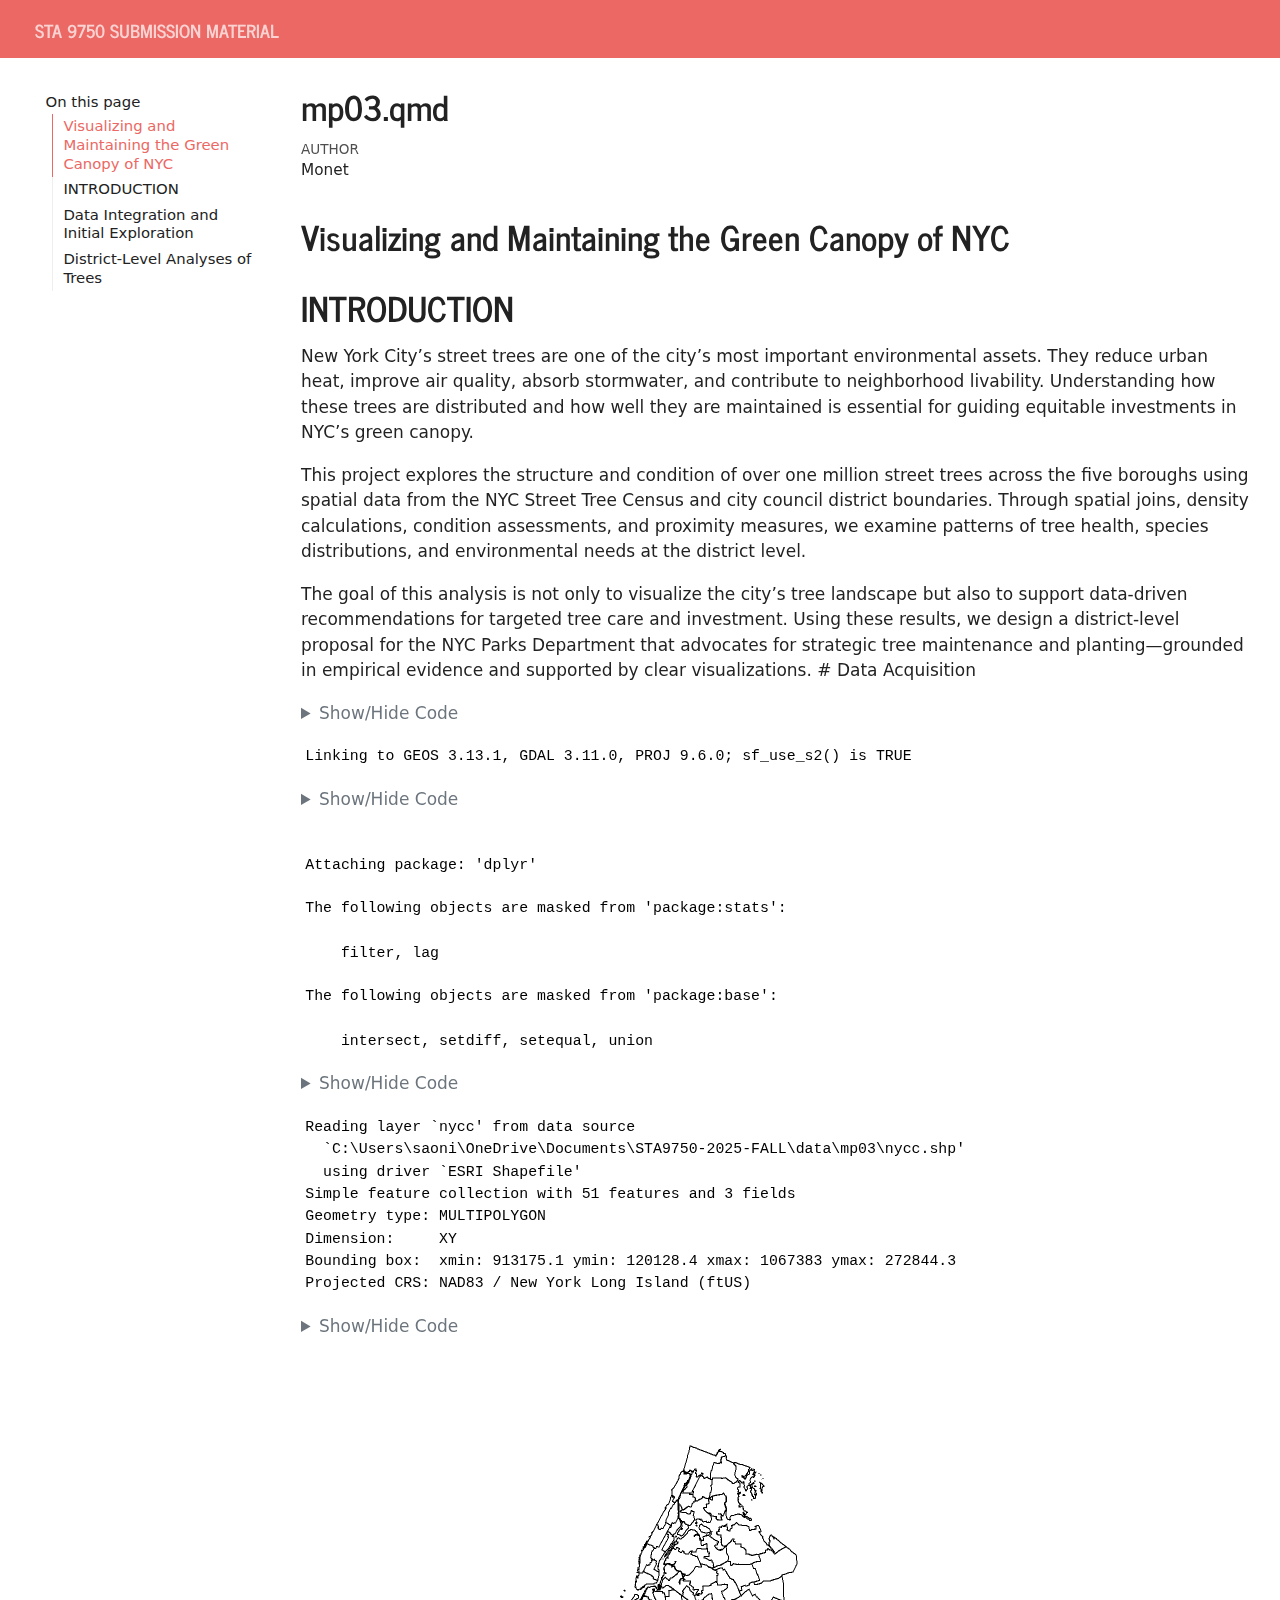
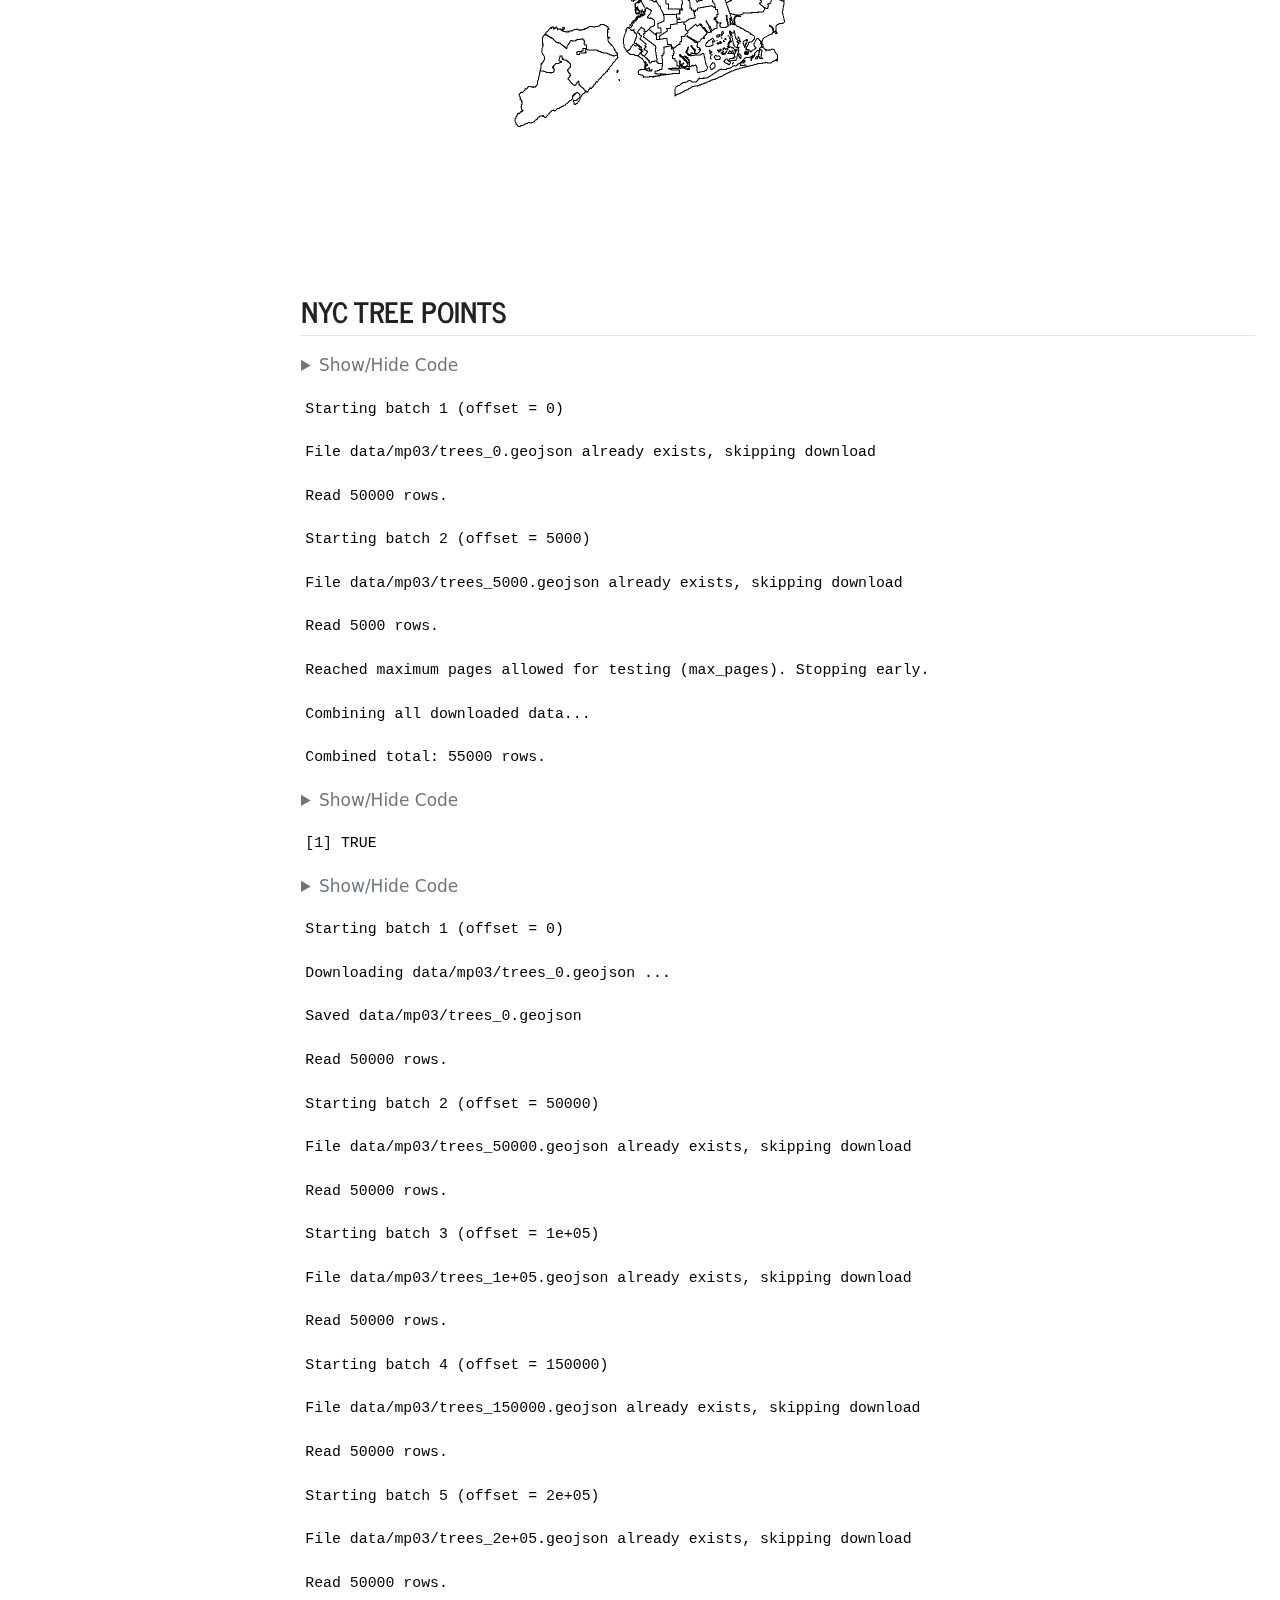
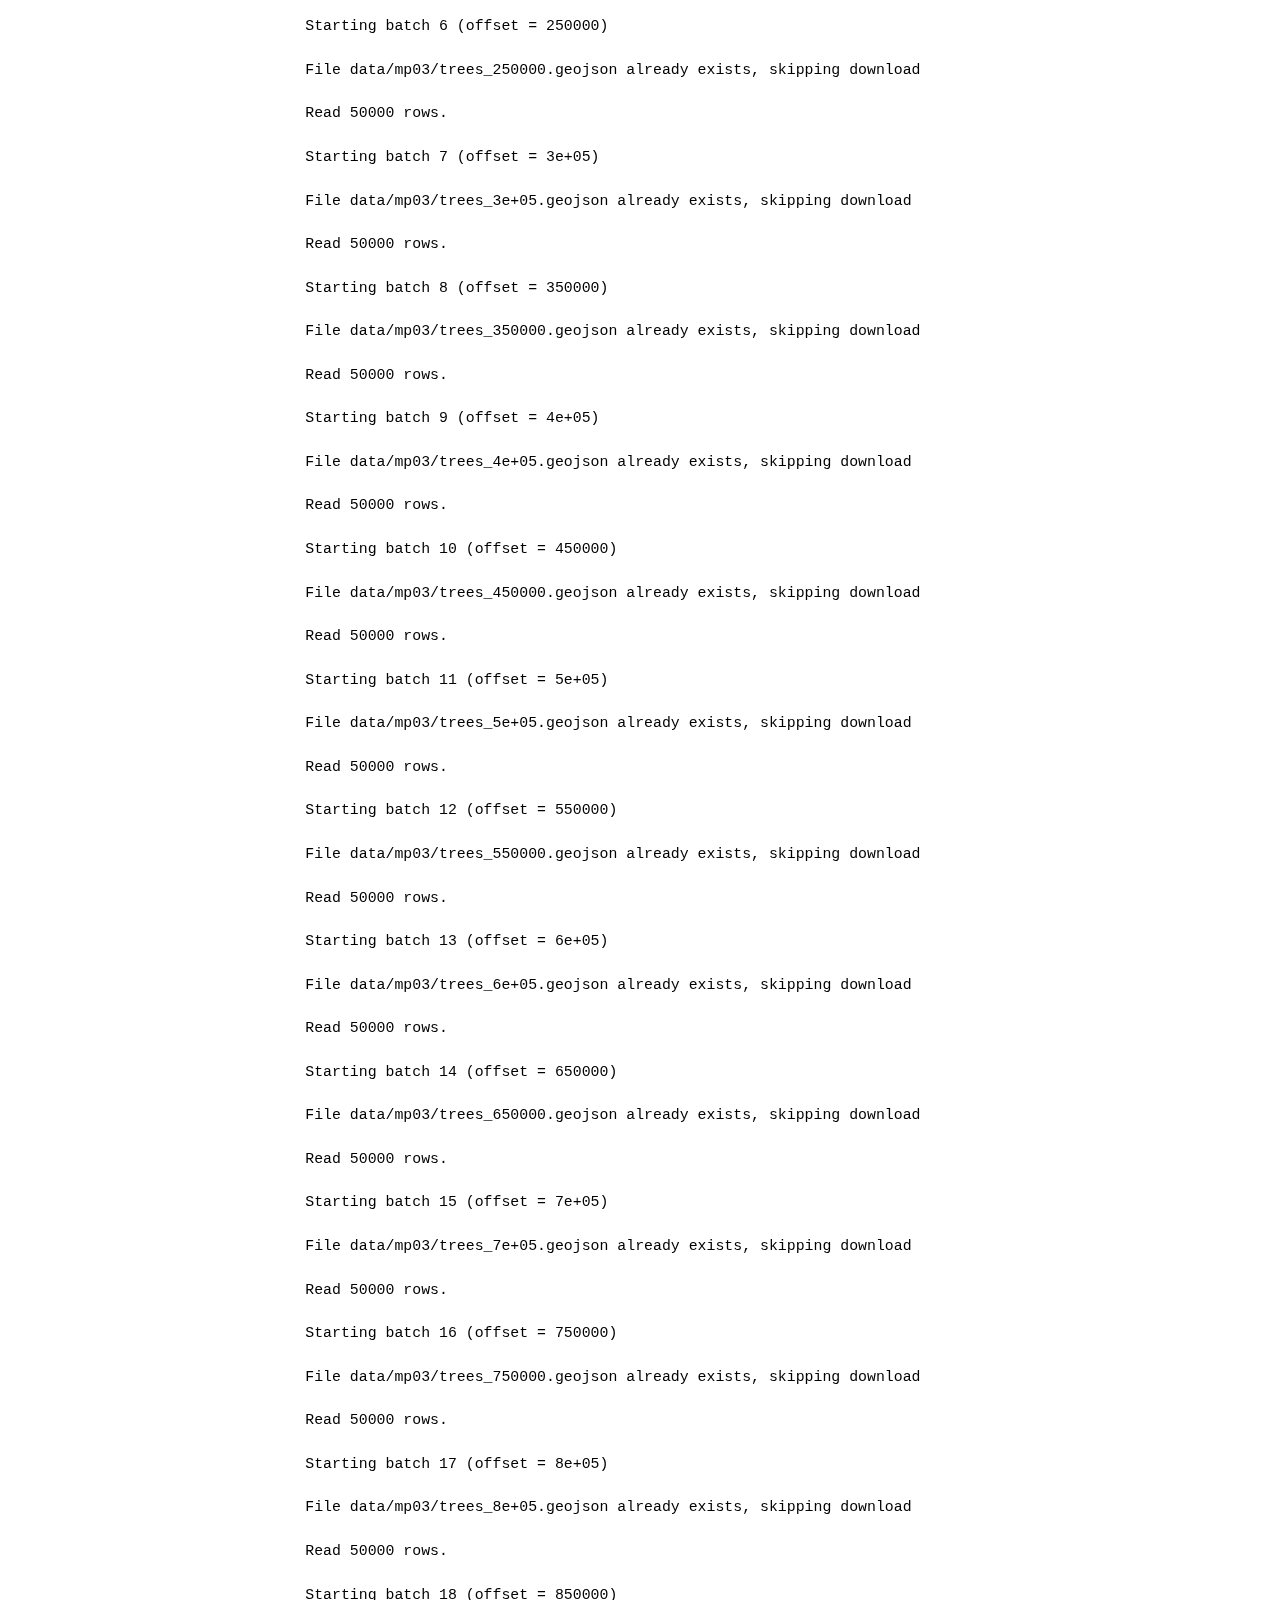
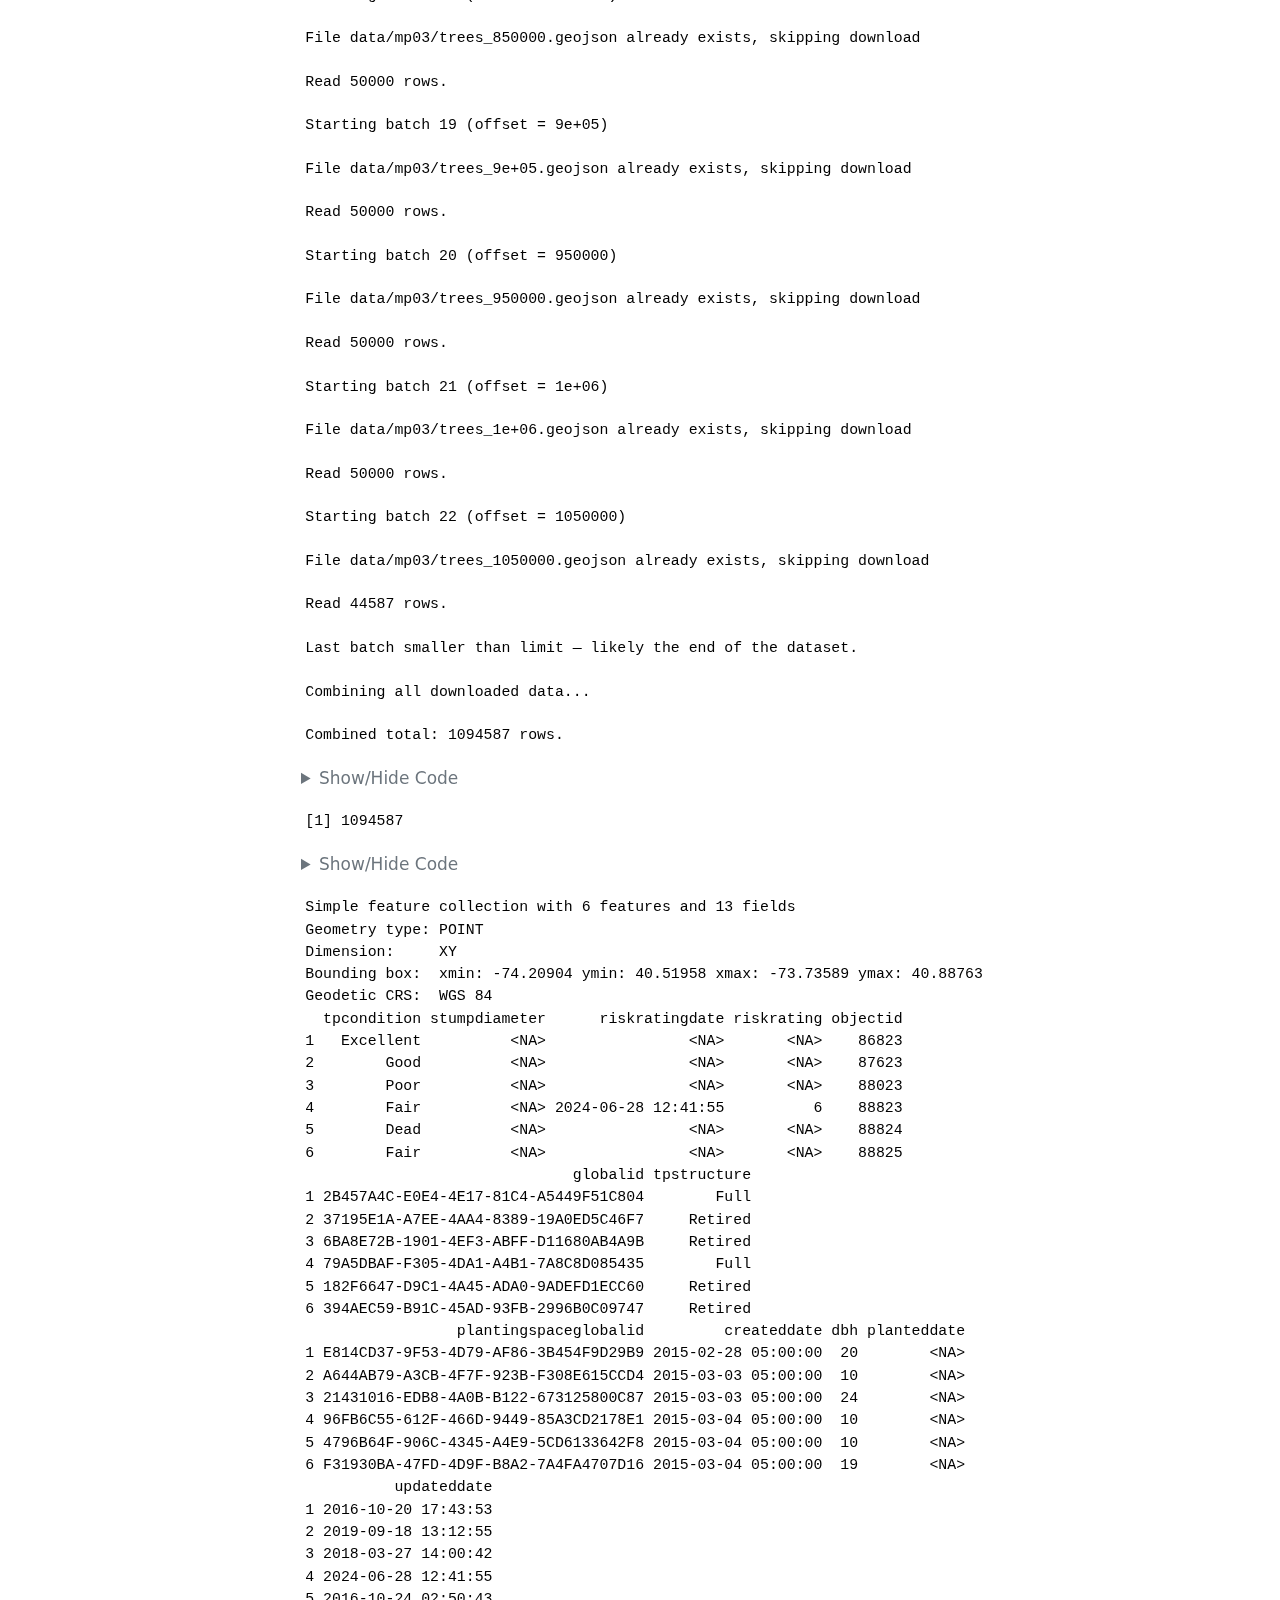
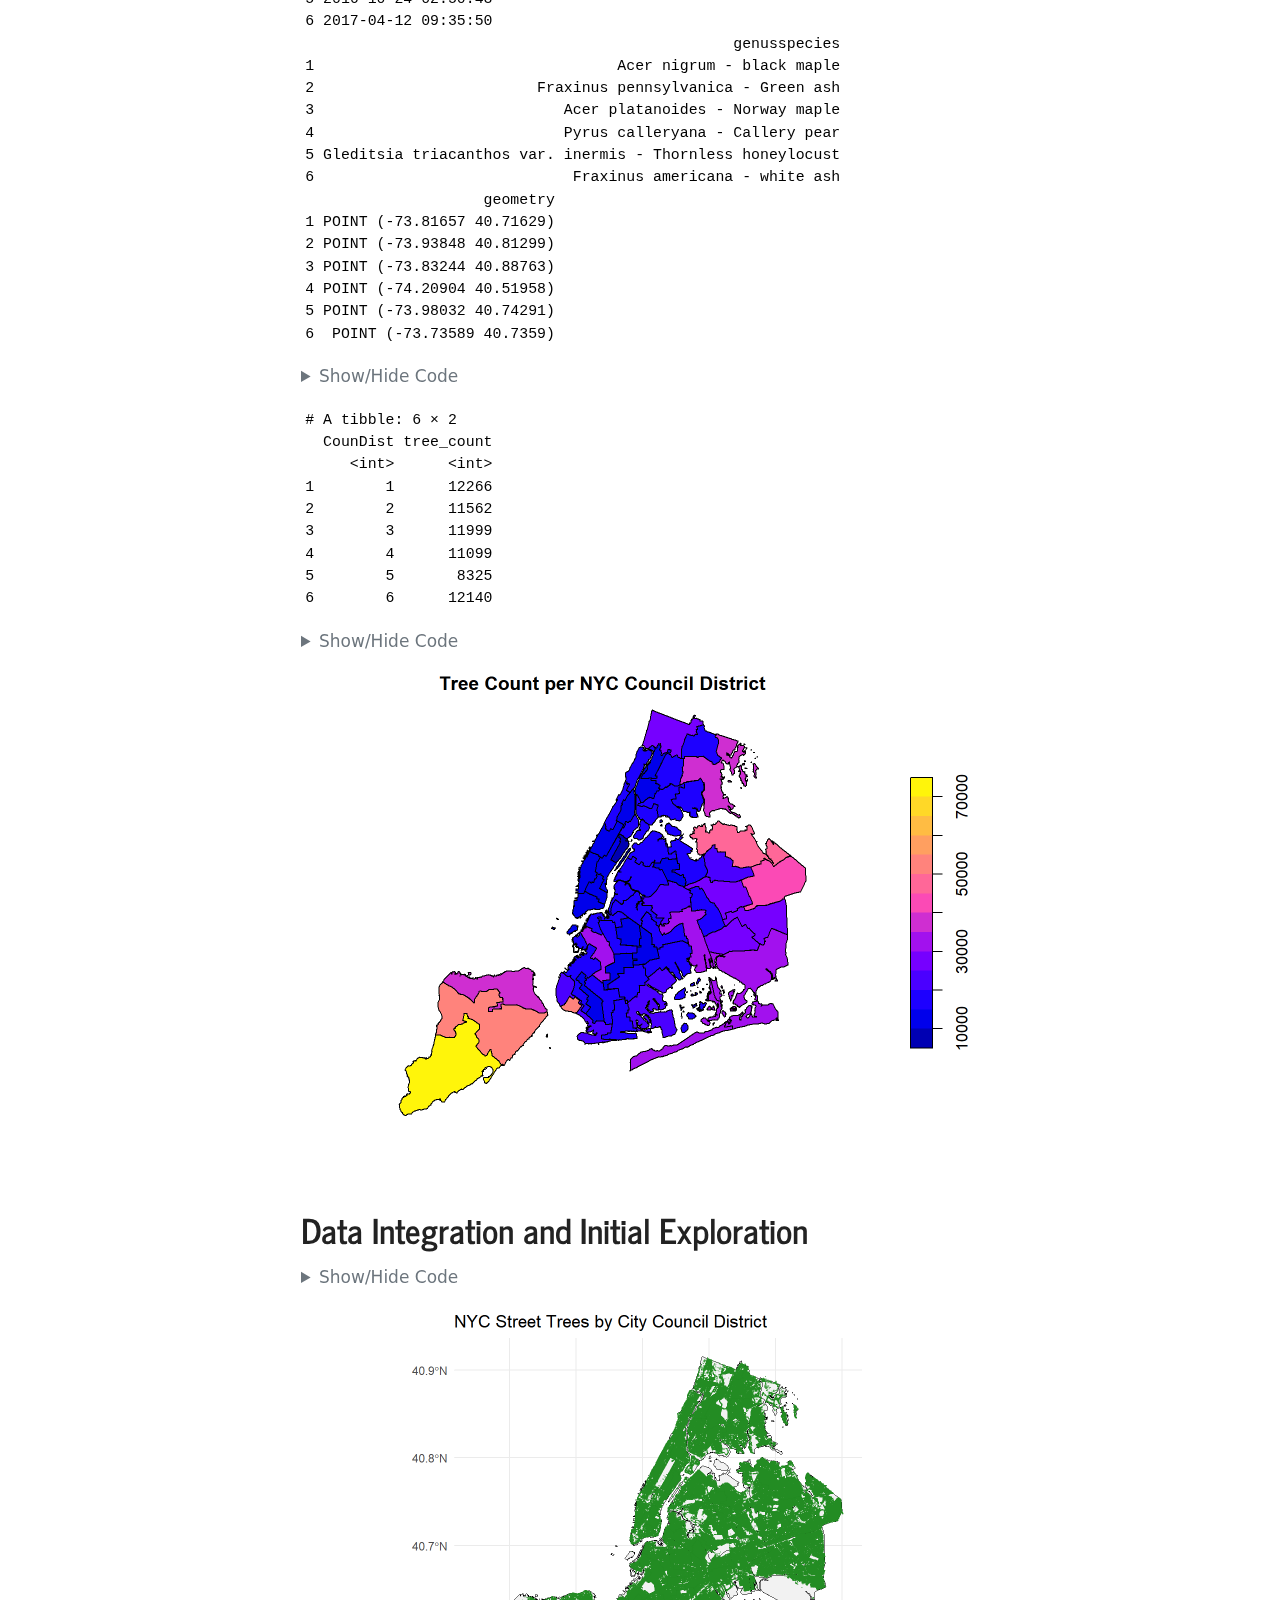
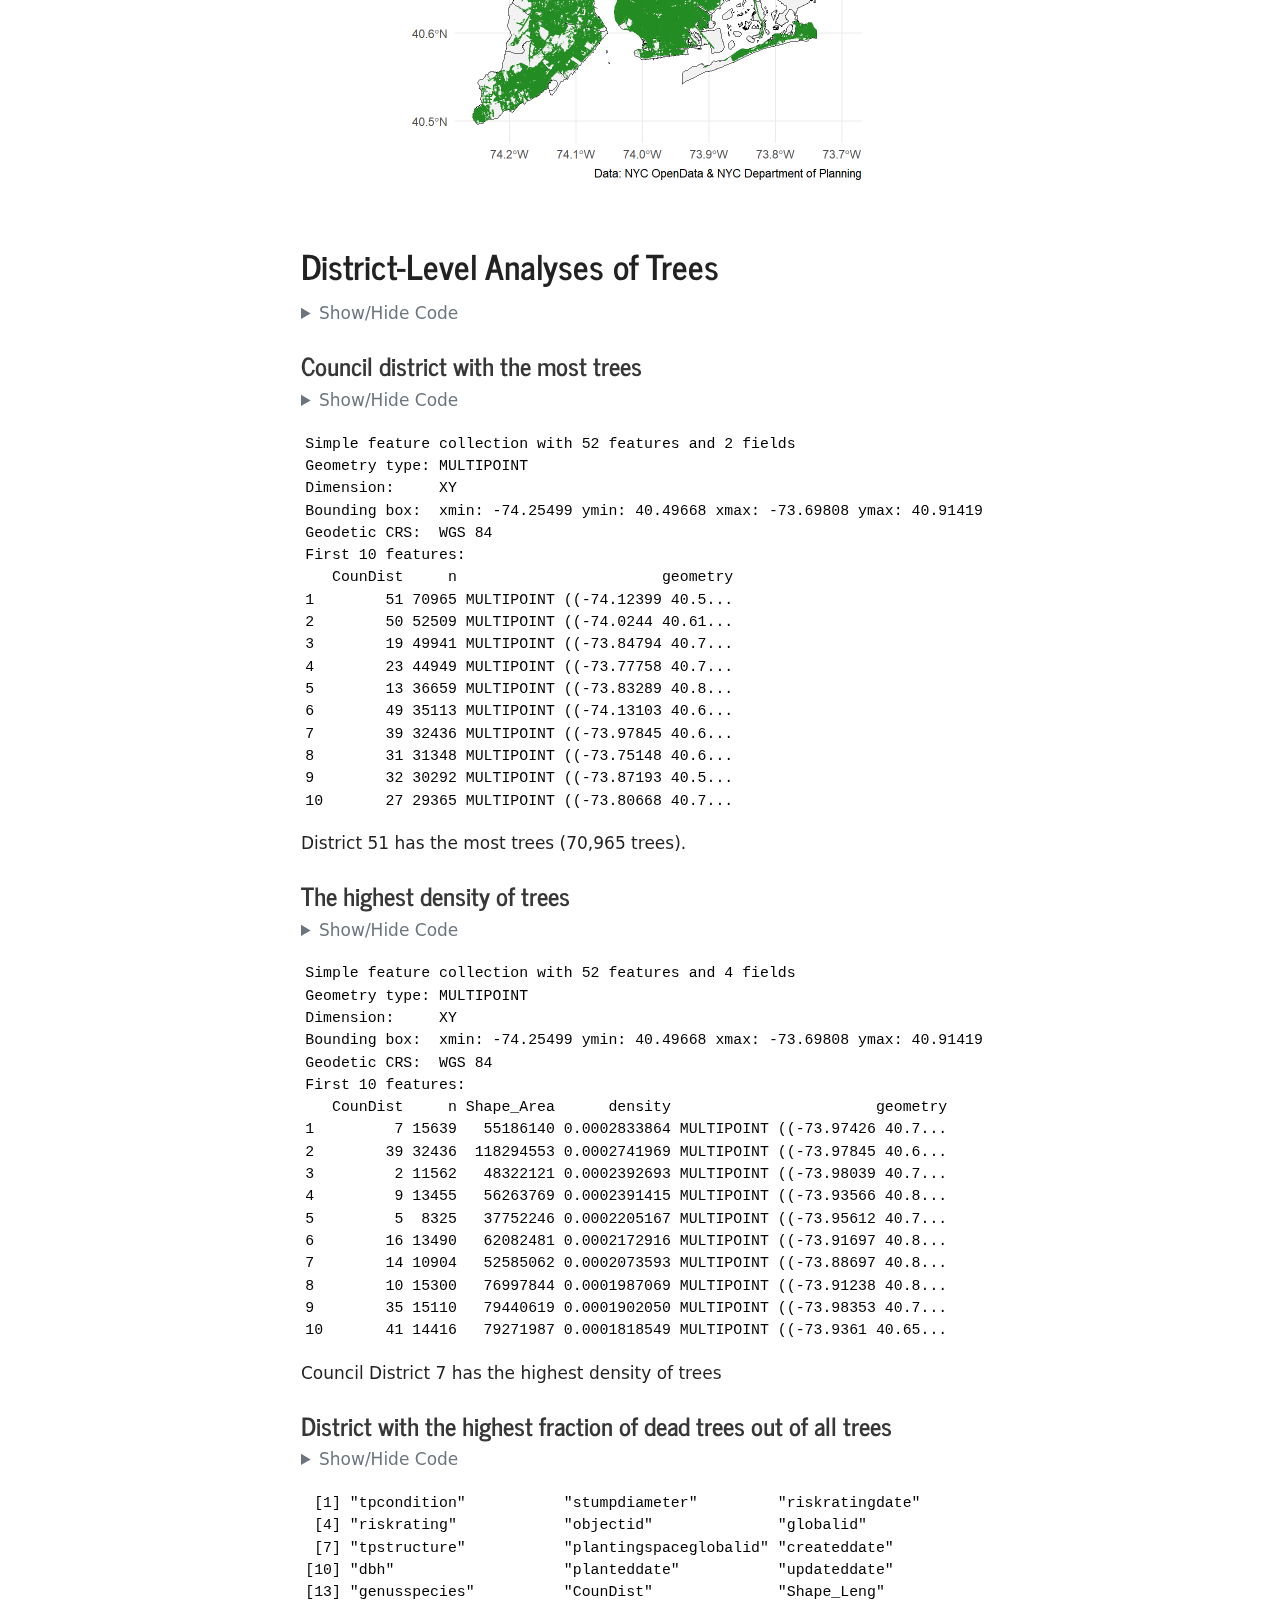
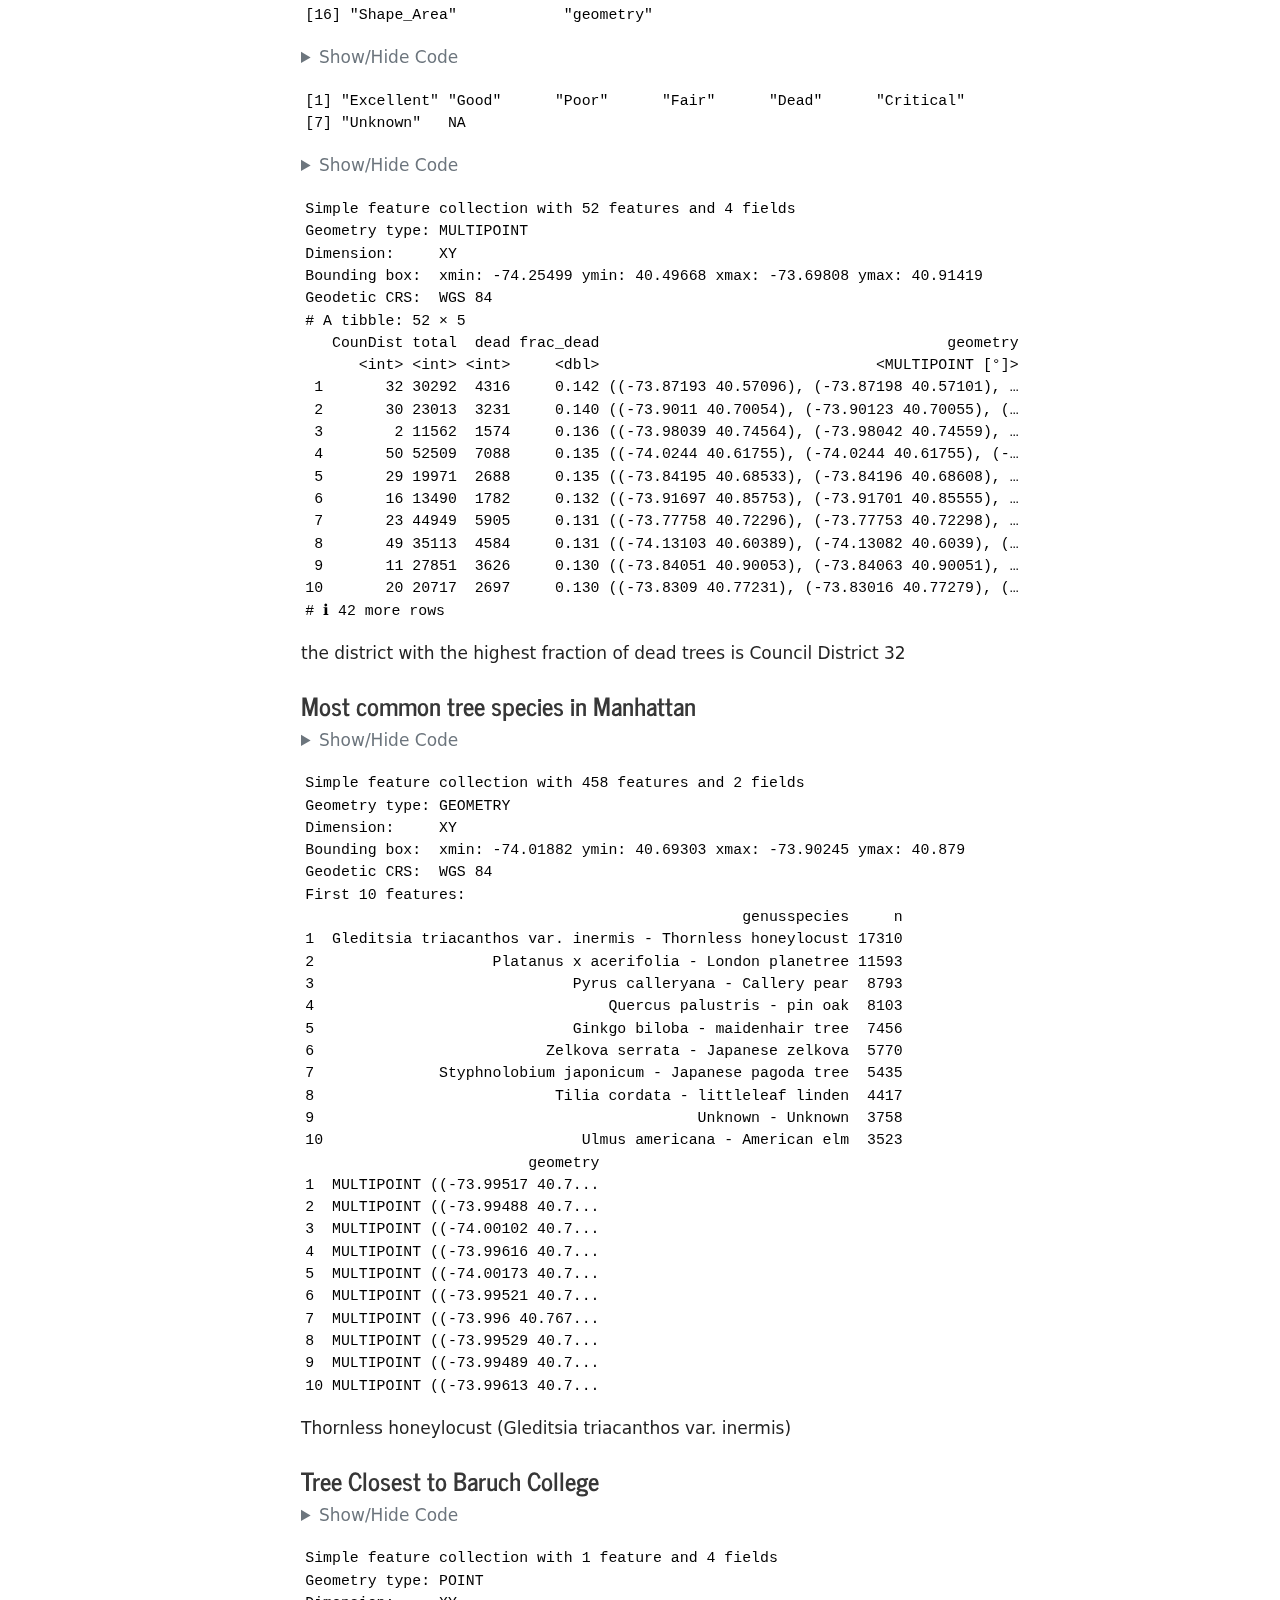
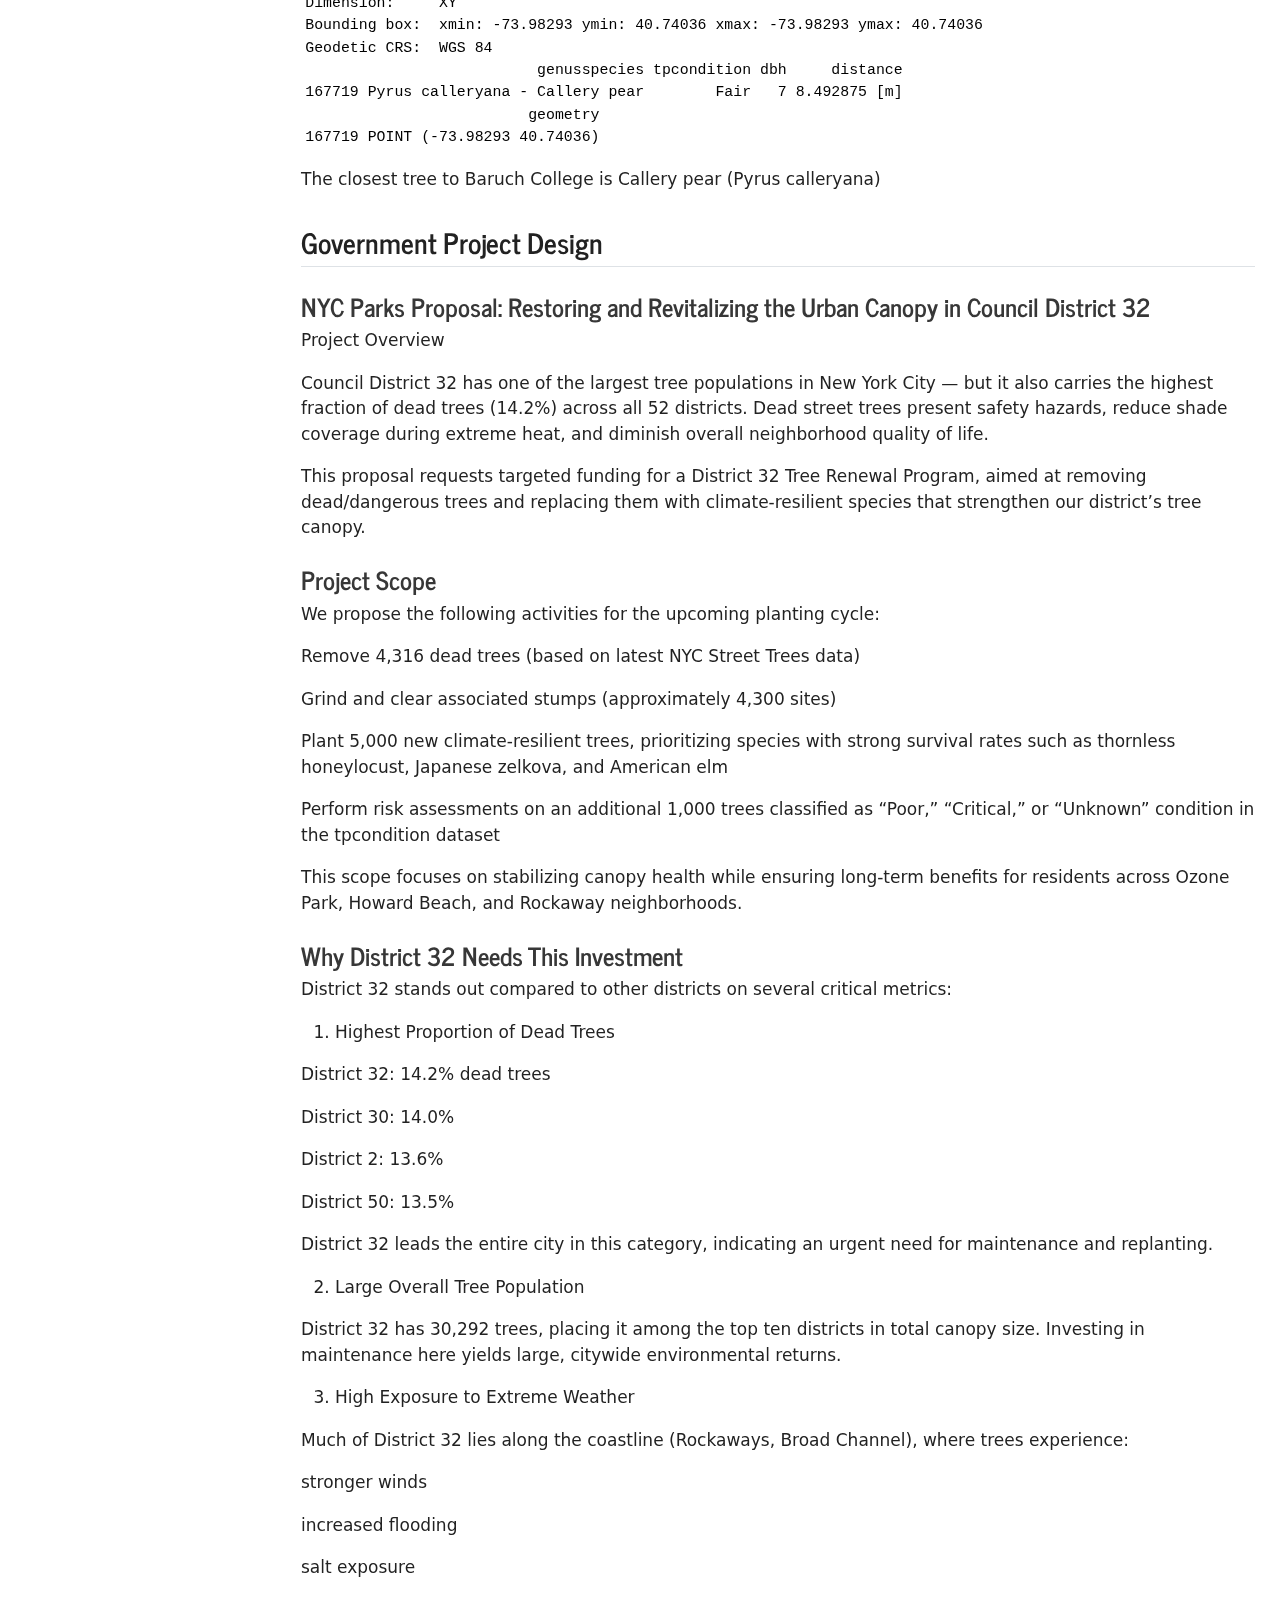
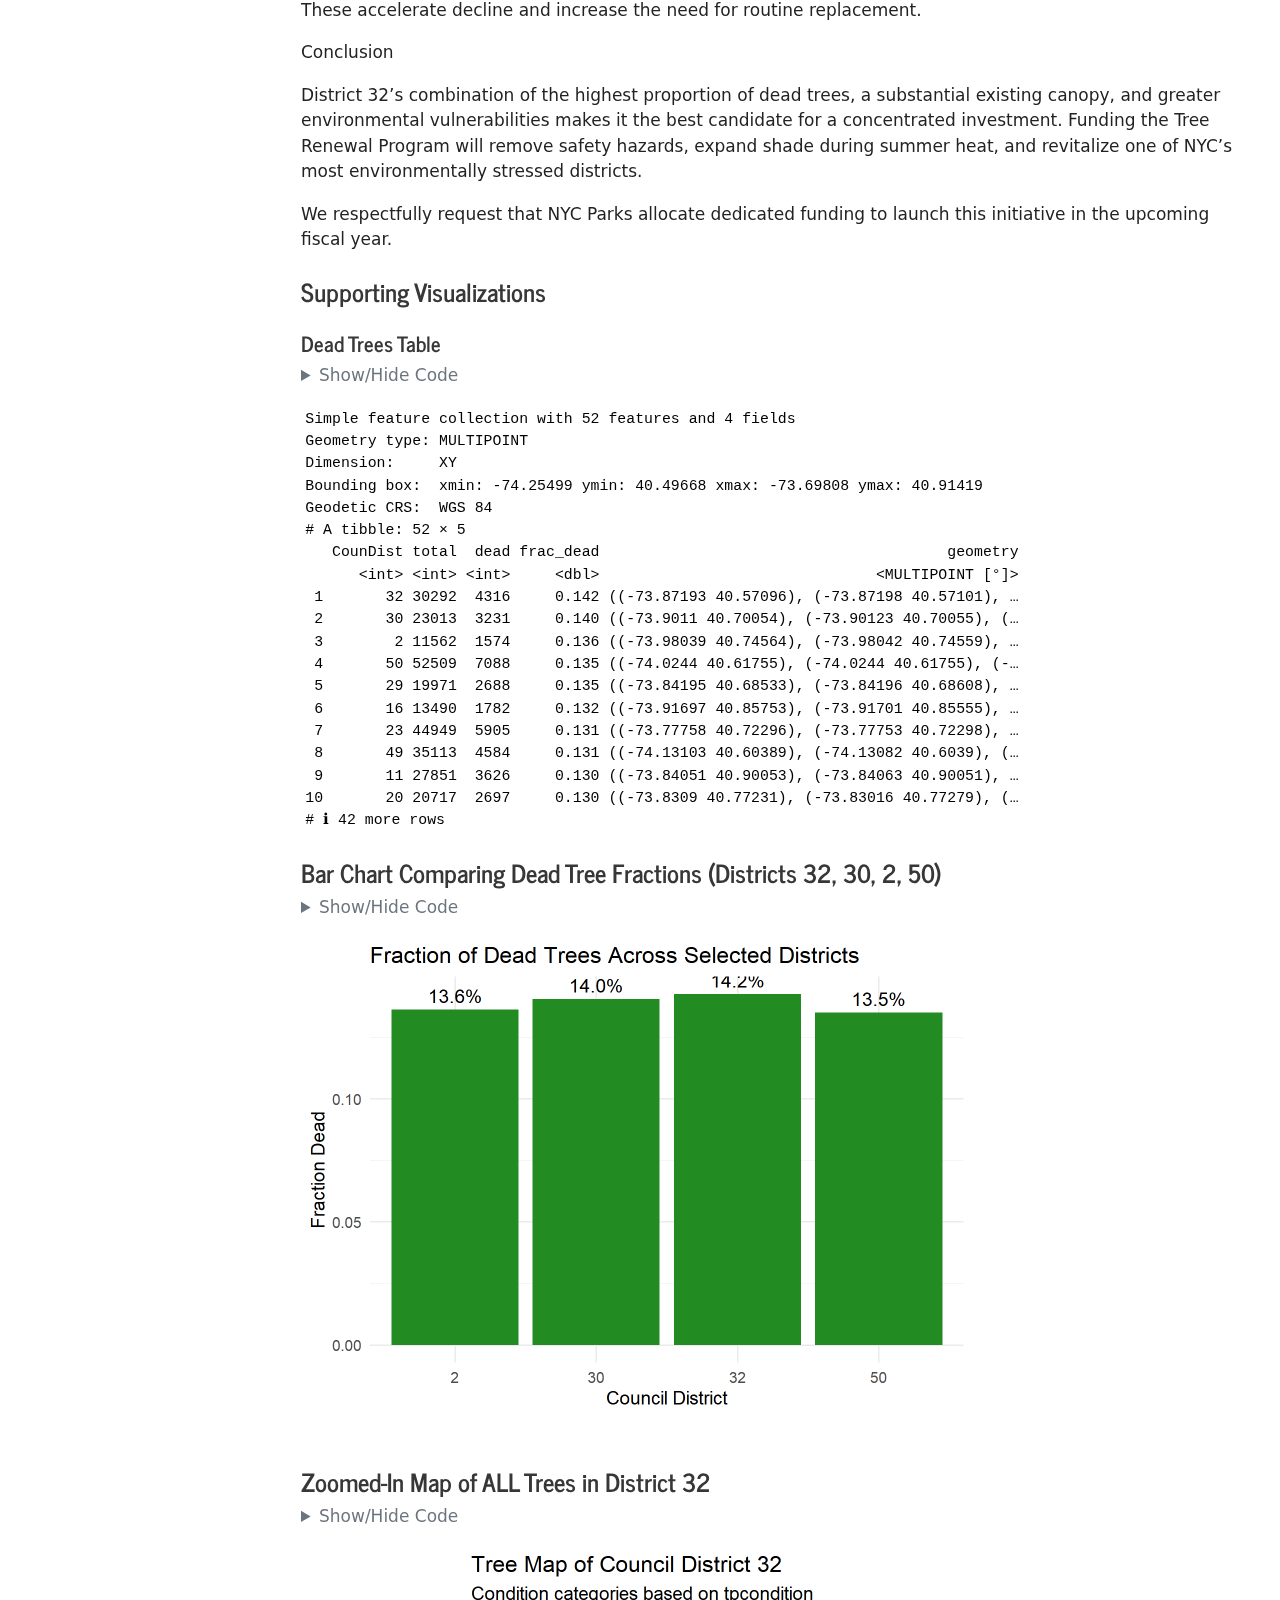
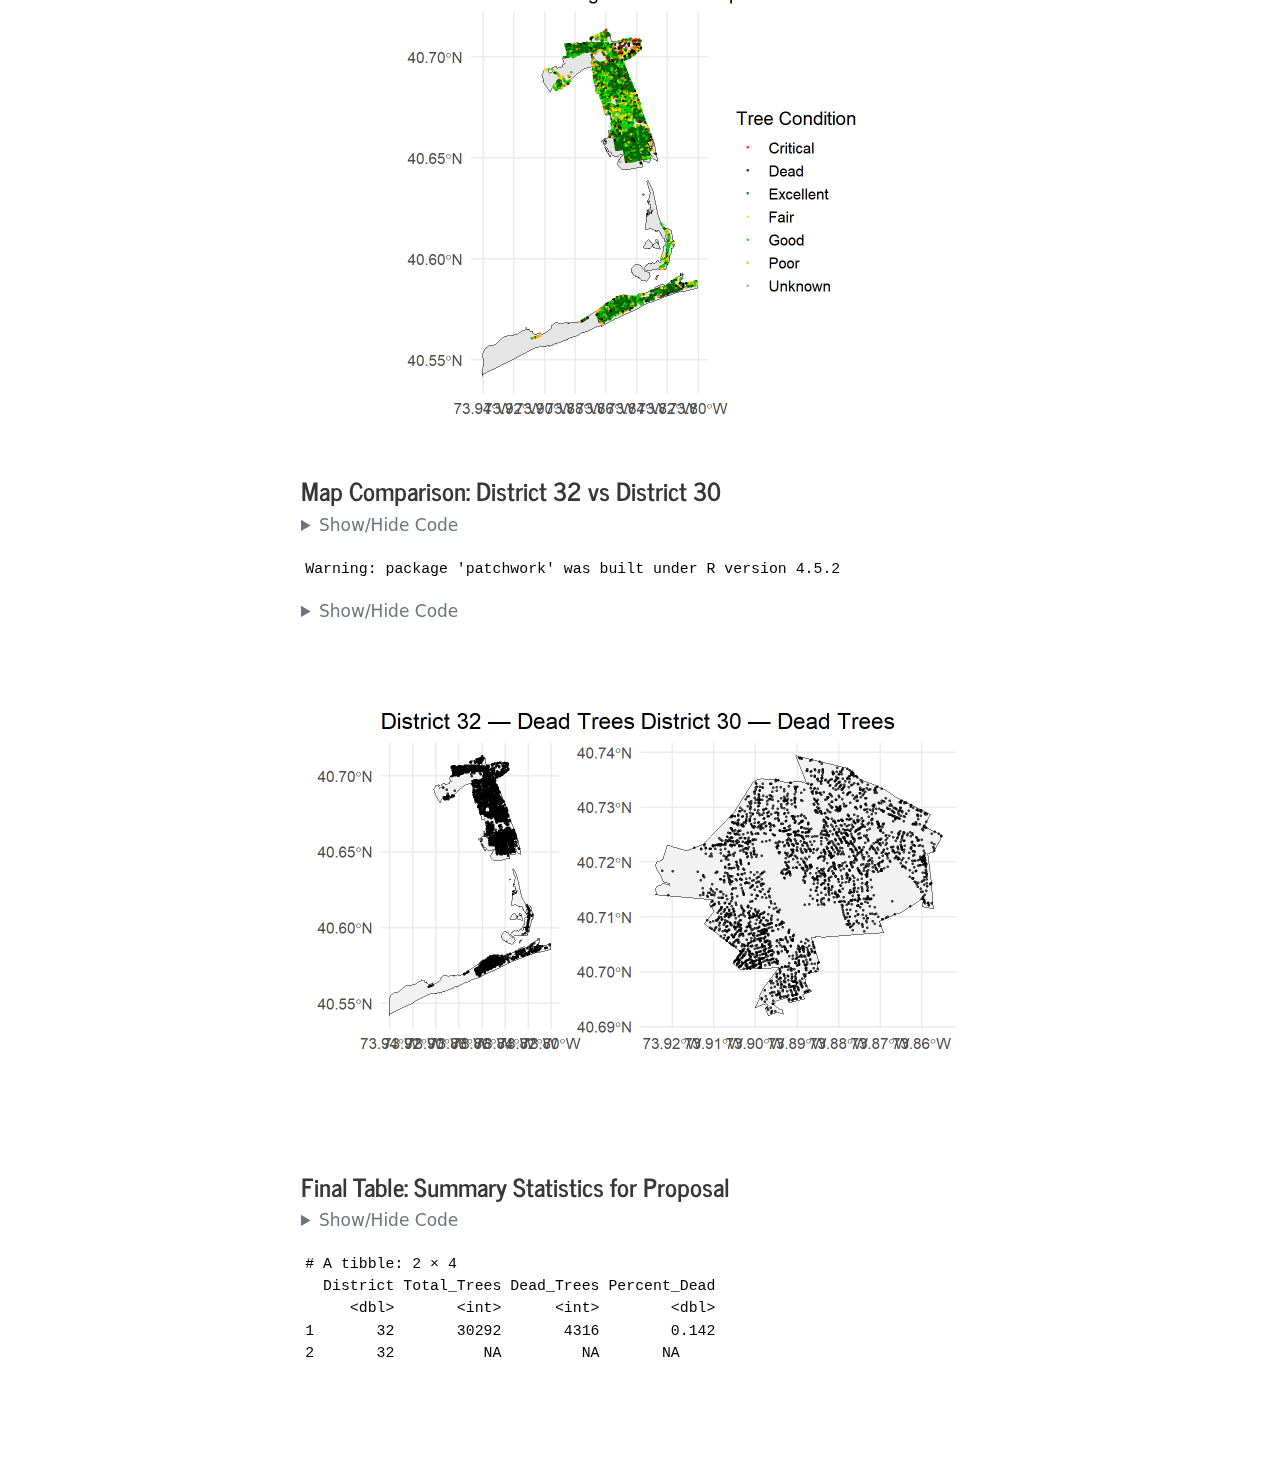
<file: docs/mp03.html>
<!DOCTYPE html>
<html xmlns="http://www.w3.org/1999/xhtml" lang="en" xml:lang="en"><head>

<meta charset="utf-8">
<meta name="generator" content="quarto-1.8.23">

<meta name="viewport" content="width=device-width, initial-scale=1.0, user-scalable=yes">

<meta name="author" content="Monet">

<title>mp03.qmd – STA 9750 Submission Material</title>
<style>
code{white-space: pre-wrap;}
span.smallcaps{font-variant: small-caps;}
div.columns{display: flex; gap: min(4vw, 1.5em);}
div.column{flex: auto; overflow-x: auto;}
div.hanging-indent{margin-left: 1.5em; text-indent: -1.5em;}
ul.task-list{list-style: none;}
ul.task-list li input[type="checkbox"] {
  width: 0.8em;
  margin: 0 0.8em 0.2em -1em; /* quarto-specific, see https://github.com/quarto-dev/quarto-cli/issues/4556 */ 
  vertical-align: middle;
}
/* CSS for syntax highlighting */
html { -webkit-text-size-adjust: 100%; }
pre > code.sourceCode { white-space: pre; position: relative; }
pre > code.sourceCode > span { display: inline-block; line-height: 1.25; }
pre > code.sourceCode > span:empty { height: 1.2em; }
.sourceCode { overflow: visible; }
code.sourceCode > span { color: inherit; text-decoration: inherit; }
div.sourceCode { margin: 1em 0; }
pre.sourceCode { margin: 0; }
@media screen {
div.sourceCode { overflow: auto; }
}
@media print {
pre > code.sourceCode { white-space: pre-wrap; }
pre > code.sourceCode > span { text-indent: -5em; padding-left: 5em; }
}
pre.numberSource code
  { counter-reset: source-line 0; }
pre.numberSource code > span
  { position: relative; left: -4em; counter-increment: source-line; }
pre.numberSource code > span > a:first-child::before
  { content: counter(source-line);
    position: relative; left: -1em; text-align: right; vertical-align: baseline;
    border: none; display: inline-block;
    -webkit-touch-callout: none; -webkit-user-select: none;
    -khtml-user-select: none; -moz-user-select: none;
    -ms-user-select: none; user-select: none;
    padding: 0 4px; width: 4em;
  }
pre.numberSource { margin-left: 3em;  padding-left: 4px; }
div.sourceCode
  {   }
@media screen {
pre > code.sourceCode > span > a:first-child::before { text-decoration: underline; }
}
</style>


<script src="site_libs/quarto-nav/quarto-nav.js"></script>
<script src="site_libs/quarto-nav/headroom.min.js"></script>
<script src="site_libs/clipboard/clipboard.min.js"></script>
<script src="site_libs/quarto-search/autocomplete.umd.js"></script>
<script src="site_libs/quarto-search/fuse.min.js"></script>
<script src="site_libs/quarto-search/quarto-search.js"></script>
<meta name="quarto:offset" content="./">
<script src="site_libs/quarto-html/quarto.js" type="module"></script>
<script src="site_libs/quarto-html/tabsets/tabsets.js" type="module"></script>
<script src="site_libs/quarto-html/axe/axe-check.js" type="module"></script>
<script src="site_libs/quarto-html/popper.min.js"></script>
<script src="site_libs/quarto-html/tippy.umd.min.js"></script>
<script src="site_libs/quarto-html/anchor.min.js"></script>
<link href="site_libs/quarto-html/tippy.css" rel="stylesheet">
<link href="site_libs/quarto-html/quarto-syntax-highlighting-1fe81d0376b2c50856e68e651e390326.css" rel="stylesheet" id="quarto-text-highlighting-styles">
<script src="site_libs/bootstrap/bootstrap.min.js"></script>
<link href="site_libs/bootstrap/bootstrap-icons.css" rel="stylesheet">
<link href="site_libs/bootstrap/bootstrap-df2bd1d07bf4883407515dbd16791c74.min.css" rel="stylesheet" append-hash="true" id="quarto-bootstrap" data-mode="light">
<script id="quarto-search-options" type="application/json">{
  "location": "navbar",
  "copy-button": false,
  "collapse-after": 3,
  "panel-placement": "end",
  "type": "overlay",
  "limit": 50,
  "keyboard-shortcut": [
    "f",
    "/",
    "s"
  ],
  "show-item-context": false,
  "language": {
    "search-no-results-text": "No results",
    "search-matching-documents-text": "matching documents",
    "search-copy-link-title": "Copy link to search",
    "search-hide-matches-text": "Hide additional matches",
    "search-more-match-text": "more match in this document",
    "search-more-matches-text": "more matches in this document",
    "search-clear-button-title": "Clear",
    "search-text-placeholder": "",
    "search-detached-cancel-button-title": "Cancel",
    "search-submit-button-title": "Submit",
    "search-label": "Search"
  }
}</script>
<style>html{ scroll-behavior: smooth; }</style>


</head>

<body class="floating nav-fixed quarto-light">

<div id="quarto-search-results"></div>
  <header id="quarto-header" class="headroom fixed-top">
    <nav class="navbar navbar-expand-lg " data-bs-theme="dark">
      <div class="navbar-container container-fluid">
      <div class="navbar-brand-container mx-auto">
    <a href="./index.html" class="navbar-brand navbar-brand-logo">
    </a>
    <a class="navbar-brand" href="./index.html">
    <span class="navbar-title">STA 9750 Submission Material</span>
    </a>
  </div>
        <div class="quarto-navbar-tools tools-end">
</div>
      </div> <!-- /container-fluid -->
    </nav>
</header>
<!-- content -->
<div id="quarto-content" class="quarto-container page-columns page-rows-contents page-layout-full page-navbar">
<!-- sidebar -->
  <nav id="quarto-sidebar" class="sidebar collapse collapse-horizontal quarto-sidebar-collapse-item sidebar-navigation floating overflow-auto">
    <nav id="TOC" role="doc-toc" class="toc-active">
    <h2 id="toc-title">On this page</h2>
   
  <ul>
  <li><a href="#visualizing-and-maintaining-the-green-canopy-of-nyc" id="toc-visualizing-and-maintaining-the-green-canopy-of-nyc" class="nav-link active" data-scroll-target="#visualizing-and-maintaining-the-green-canopy-of-nyc">Visualizing and Maintaining the Green Canopy of NYC</a></li>
  <li><a href="#introduction" id="toc-introduction" class="nav-link" data-scroll-target="#introduction">INTRODUCTION</a>
  <ul class="collapse">
  <li><a href="#nyc-tree-points" id="toc-nyc-tree-points" class="nav-link" data-scroll-target="#nyc-tree-points">NYC TREE POINTS</a></li>
  </ul></li>
  <li><a href="#data-integration-and-initial-exploration" id="toc-data-integration-and-initial-exploration" class="nav-link" data-scroll-target="#data-integration-and-initial-exploration">Data Integration and Initial Exploration</a></li>
  <li><a href="#district-level-analyses-of-trees" id="toc-district-level-analyses-of-trees" class="nav-link" data-scroll-target="#district-level-analyses-of-trees">District-Level Analyses of Trees</a>
  <ul class="collapse">
  <li><a href="#council-district-with-the-most-trees" id="toc-council-district-with-the-most-trees" class="nav-link" data-scroll-target="#council-district-with-the-most-trees">Council district with the most trees</a></li>
  <li><a href="#the-highest-density-of-trees" id="toc-the-highest-density-of-trees" class="nav-link" data-scroll-target="#the-highest-density-of-trees">The highest density of trees</a></li>
  <li><a href="#district-with-the-highest-fraction-of-dead-trees-out-of-all-trees" id="toc-district-with-the-highest-fraction-of-dead-trees-out-of-all-trees" class="nav-link" data-scroll-target="#district-with-the-highest-fraction-of-dead-trees-out-of-all-trees">District with the highest fraction of dead trees out of all trees</a></li>
  <li><a href="#most-common-tree-species-in-manhattan" id="toc-most-common-tree-species-in-manhattan" class="nav-link" data-scroll-target="#most-common-tree-species-in-manhattan">Most common tree species in Manhattan</a></li>
  <li><a href="#tree-closest-to-baruch-college" id="toc-tree-closest-to-baruch-college" class="nav-link" data-scroll-target="#tree-closest-to-baruch-college">Tree Closest to Baruch College</a></li>
  <li><a href="#government-project-design" id="toc-government-project-design" class="nav-link" data-scroll-target="#government-project-design">Government Project Design</a>
  <ul class="collapse">
  <li><a href="#nyc-parks-proposal-restoring-and-revitalizing-the-urban-canopy-in-council-district-32" id="toc-nyc-parks-proposal-restoring-and-revitalizing-the-urban-canopy-in-council-district-32" class="nav-link" data-scroll-target="#nyc-parks-proposal-restoring-and-revitalizing-the-urban-canopy-in-council-district-32">NYC Parks Proposal: Restoring and Revitalizing the Urban Canopy in Council District 32</a></li>
  <li><a href="#project-scope" id="toc-project-scope" class="nav-link" data-scroll-target="#project-scope">Project Scope</a></li>
  <li><a href="#why-district-32-needs-this-investment" id="toc-why-district-32-needs-this-investment" class="nav-link" data-scroll-target="#why-district-32-needs-this-investment">Why District 32 Needs This Investment</a></li>
  <li><a href="#supporting-visualizations" id="toc-supporting-visualizations" class="nav-link" data-scroll-target="#supporting-visualizations">Supporting Visualizations</a></li>
  <li><a href="#bar-chart-comparing-dead-tree-fractions-districts-32-30-2-50" id="toc-bar-chart-comparing-dead-tree-fractions-districts-32-30-2-50" class="nav-link" data-scroll-target="#bar-chart-comparing-dead-tree-fractions-districts-32-30-2-50">Bar Chart Comparing Dead Tree Fractions (Districts 32, 30, 2, 50)</a></li>
  <li><a href="#zoomed-in-map-of-all-trees-in-district-32" id="toc-zoomed-in-map-of-all-trees-in-district-32" class="nav-link" data-scroll-target="#zoomed-in-map-of-all-trees-in-district-32">Zoomed-In Map of ALL Trees in District 32</a></li>
  <li><a href="#map-comparison-district-32-vs-district-30" id="toc-map-comparison-district-32-vs-district-30" class="nav-link" data-scroll-target="#map-comparison-district-32-vs-district-30">Map Comparison: District 32 vs District 30</a></li>
  <li><a href="#final-table-summary-statistics-for-proposal" id="toc-final-table-summary-statistics-for-proposal" class="nav-link" data-scroll-target="#final-table-summary-statistics-for-proposal">Final Table: Summary Statistics for Proposal</a></li>
  </ul></li>
  </ul></li>
  </ul>
</nav>
</nav>
<div id="quarto-sidebar-glass" class="quarto-sidebar-collapse-item" data-bs-toggle="collapse" data-bs-target=".quarto-sidebar-collapse-item"></div>
<!-- margin-sidebar -->
    <div id="quarto-margin-sidebar" class="sidebar margin-sidebar zindex-bottom">
    </div>
<!-- main -->
<main class="content column-page-right" id="quarto-document-content">

<header id="title-block-header" class="quarto-title-block default">
<div class="quarto-title">
<h1 class="title">mp03.qmd</h1>
</div>



<div class="quarto-title-meta column-page-right">

    <div>
    <div class="quarto-title-meta-heading">Author</div>
    <div class="quarto-title-meta-contents">
             <p>Monet </p>
          </div>
  </div>
    
  
    
  </div>
  


</header>


<section id="visualizing-and-maintaining-the-green-canopy-of-nyc" class="level1">
<h1>Visualizing and Maintaining the Green Canopy of NYC</h1>
</section>
<section id="introduction" class="level1">
<h1>INTRODUCTION</h1>
<p>New York City’s street trees are one of the city’s most important environmental assets. They reduce urban heat, improve air quality, absorb stormwater, and contribute to neighborhood livability. Understanding how these trees are distributed and how well they are maintained is essential for guiding equitable investments in NYC’s green canopy.</p>
<p>This project explores the structure and condition of over one million street trees across the five boroughs using spatial data from the NYC Street Tree Census and city council district boundaries. Through spatial joins, density calculations, condition assessments, and proximity measures, we examine patterns of tree health, species distributions, and environmental needs at the district level.</p>
<p>The goal of this analysis is not only to visualize the city’s tree landscape but also to support data-driven recommendations for targeted tree care and investment. Using these results, we design a district-level proposal for the NYC Parks Department that advocates for strategic tree maintenance and planting—grounded in empirical evidence and supported by clear visualizations. # Data Acquisition</p>
<div class="cell">
<details class="code-fold">
<summary>Show/Hide Code</summary>
<div class="code-copy-outer-scaffold"><div class="sourceCode cell-code" id="cb1"><pre class="sourceCode r code-with-copy"><code class="sourceCode r"><span id="cb1-1"><a href="#cb1-1" aria-hidden="true" tabindex="-1"></a><span class="fu">library</span>(sf)</span></code></pre></div><button title="Copy to Clipboard" class="code-copy-button"><i class="bi"></i></button></div>
</details>
<div class="cell-output cell-output-stderr">
<pre><code>Linking to GEOS 3.13.1, GDAL 3.11.0, PROJ 9.6.0; sf_use_s2() is TRUE</code></pre>
</div>
<details class="code-fold">
<summary>Show/Hide Code</summary>
<div class="code-copy-outer-scaffold"><div class="sourceCode cell-code" id="cb3"><pre class="sourceCode r code-with-copy"><code class="sourceCode r"><span id="cb3-1"><a href="#cb3-1" aria-hidden="true" tabindex="-1"></a><span class="fu">library</span>(dplyr)</span></code></pre></div><button title="Copy to Clipboard" class="code-copy-button"><i class="bi"></i></button></div>
</details>
<div class="cell-output cell-output-stderr">
<pre><code>
Attaching package: 'dplyr'</code></pre>
</div>
<div class="cell-output cell-output-stderr">
<pre><code>The following objects are masked from 'package:stats':

    filter, lag</code></pre>
</div>
<div class="cell-output cell-output-stderr">
<pre><code>The following objects are masked from 'package:base':

    intersect, setdiff, setequal, union</code></pre>
</div>
<details class="code-fold">
<summary>Show/Hide Code</summary>
<div class="code-copy-outer-scaffold"><div class="sourceCode cell-code" id="cb7"><pre class="sourceCode r code-with-copy"><code class="sourceCode r"><span id="cb7-1"><a href="#cb7-1" aria-hidden="true" tabindex="-1"></a>get_nyc_council <span class="ot">&lt;-</span> <span class="cf">function</span>() {</span>
<span id="cb7-2"><a href="#cb7-2" aria-hidden="true" tabindex="-1"></a>  <span class="cf">if</span> (<span class="sc">!</span><span class="fu">dir.exists</span>(<span class="st">"data/mp03"</span>)) <span class="fu">dir.create</span>(<span class="st">"data/mp03"</span>, <span class="at">recursive =</span> <span class="cn">TRUE</span>)</span>
<span id="cb7-3"><a href="#cb7-3" aria-hidden="true" tabindex="-1"></a>  </span>
<span id="cb7-4"><a href="#cb7-4" aria-hidden="true" tabindex="-1"></a>  nycc <span class="ot">&lt;-</span> <span class="fu">st_read</span>(<span class="st">"data/mp03/nycc.shp"</span>)</span>
<span id="cb7-5"><a href="#cb7-5" aria-hidden="true" tabindex="-1"></a>  nycc <span class="ot">&lt;-</span> <span class="fu">st_transform</span>(nycc, <span class="at">crs =</span> <span class="st">"WGS84"</span>)</span>
<span id="cb7-6"><a href="#cb7-6" aria-hidden="true" tabindex="-1"></a>  nycc <span class="ot">&lt;-</span> nycc <span class="sc">|&gt;</span> <span class="fu">mutate</span>(<span class="at">geometry =</span> <span class="fu">st_simplify</span>(geometry, <span class="at">dTolerance =</span> <span class="dv">5</span>))</span>
<span id="cb7-7"><a href="#cb7-7" aria-hidden="true" tabindex="-1"></a>  </span>
<span id="cb7-8"><a href="#cb7-8" aria-hidden="true" tabindex="-1"></a>  <span class="fu">return</span>(nycc)</span>
<span id="cb7-9"><a href="#cb7-9" aria-hidden="true" tabindex="-1"></a>}</span>
<span id="cb7-10"><a href="#cb7-10" aria-hidden="true" tabindex="-1"></a></span>
<span id="cb7-11"><a href="#cb7-11" aria-hidden="true" tabindex="-1"></a>nycc <span class="ot">&lt;-</span> <span class="fu">get_nyc_council</span>()</span></code></pre></div><button title="Copy to Clipboard" class="code-copy-button"><i class="bi"></i></button></div>
</details>
<div class="cell-output cell-output-stdout">
<pre><code>Reading layer `nycc' from data source 
  `C:\Users\saoni\OneDrive\Documents\STA9750-2025-FALL\data\mp03\nycc.shp' 
  using driver `ESRI Shapefile'
Simple feature collection with 51 features and 3 fields
Geometry type: MULTIPOLYGON
Dimension:     XY
Bounding box:  xmin: 913175.1 ymin: 120128.4 xmax: 1067383 ymax: 272844.3
Projected CRS: NAD83 / New York Long Island (ftUS)</code></pre>
</div>
<details class="code-fold">
<summary>Show/Hide Code</summary>
<div class="code-copy-outer-scaffold"><div class="sourceCode cell-code" id="cb9"><pre class="sourceCode r code-with-copy"><code class="sourceCode r"><span id="cb9-1"><a href="#cb9-1" aria-hidden="true" tabindex="-1"></a><span class="fu">plot</span>(<span class="fu">st_geometry</span>(nycc))</span></code></pre></div><button title="Copy to Clipboard" class="code-copy-button"><i class="bi"></i></button></div>
</details>
<div class="cell-output-display">
<div>
<figure class="figure">
<p><img src="mp03_files/figure-html/unnamed-chunk-1-1.png" class="img-fluid figure-img" width="672"></p>
</figure>
</div>
</div>
</div>
<section id="nyc-tree-points" class="level2">
<h2 class="anchored" data-anchor-id="nyc-tree-points">NYC TREE POINTS</h2>
<div class="cell">
<details class="code-fold">
<summary>Show/Hide Code</summary>
<div class="code-copy-outer-scaffold"><div class="sourceCode cell-code" id="cb10"><pre class="sourceCode r code-with-copy"><code class="sourceCode r"><span id="cb10-1"><a href="#cb10-1" aria-hidden="true" tabindex="-1"></a><span class="fu">library</span>(httr2)</span>
<span id="cb10-2"><a href="#cb10-2" aria-hidden="true" tabindex="-1"></a><span class="fu">library</span>(sf)</span>
<span id="cb10-3"><a href="#cb10-3" aria-hidden="true" tabindex="-1"></a><span class="fu">library</span>(dplyr)</span>
<span id="cb10-4"><a href="#cb10-4" aria-hidden="true" tabindex="-1"></a><span class="fu">library</span>(glue)</span>
<span id="cb10-5"><a href="#cb10-5" aria-hidden="true" tabindex="-1"></a></span>
<span id="cb10-6"><a href="#cb10-6" aria-hidden="true" tabindex="-1"></a>get_tree_points <span class="ot">&lt;-</span> <span class="cf">function</span>(<span class="at">limit =</span> <span class="dv">50000</span>, <span class="at">max_pages =</span> <span class="dv">5</span>) {</span>
<span id="cb10-7"><a href="#cb10-7" aria-hidden="true" tabindex="-1"></a>  dir_path <span class="ot">&lt;-</span> <span class="st">"data/mp03"</span></span>
<span id="cb10-8"><a href="#cb10-8" aria-hidden="true" tabindex="-1"></a>  <span class="cf">if</span> (<span class="sc">!</span><span class="fu">dir.exists</span>(dir_path)) <span class="fu">dir.create</span>(dir_path, <span class="at">recursive =</span> <span class="cn">TRUE</span>)</span>
<span id="cb10-9"><a href="#cb10-9" aria-hidden="true" tabindex="-1"></a></span>
<span id="cb10-10"><a href="#cb10-10" aria-hidden="true" tabindex="-1"></a>  base_url <span class="ot">&lt;-</span> <span class="st">"https://data.cityofnewyork.us/resource/hn5i-inap.geojson"</span></span>
<span id="cb10-11"><a href="#cb10-11" aria-hidden="true" tabindex="-1"></a></span>
<span id="cb10-12"><a href="#cb10-12" aria-hidden="true" tabindex="-1"></a>  all_files <span class="ot">&lt;-</span> <span class="fu">list.files</span>(dir_path, <span class="at">pattern =</span> <span class="st">"^trees_</span><span class="sc">\\</span><span class="st">d+</span><span class="sc">\\</span><span class="st">.geojson$"</span>, <span class="at">full.names =</span> <span class="cn">TRUE</span>)</span>
<span id="cb10-13"><a href="#cb10-13" aria-hidden="true" tabindex="-1"></a>  trees_list <span class="ot">&lt;-</span> <span class="fu">list</span>()</span>
<span id="cb10-14"><a href="#cb10-14" aria-hidden="true" tabindex="-1"></a>  offset <span class="ot">&lt;-</span> <span class="dv">0</span></span>
<span id="cb10-15"><a href="#cb10-15" aria-hidden="true" tabindex="-1"></a>  i <span class="ot">&lt;-</span> <span class="dv">1</span></span>
<span id="cb10-16"><a href="#cb10-16" aria-hidden="true" tabindex="-1"></a></span>
<span id="cb10-17"><a href="#cb10-17" aria-hidden="true" tabindex="-1"></a>  <span class="cf">repeat</span> {</span>
<span id="cb10-18"><a href="#cb10-18" aria-hidden="true" tabindex="-1"></a>    file_name <span class="ot">&lt;-</span> <span class="fu">glue</span>(<span class="st">"{dir_path}/trees_{offset}.geojson"</span>)</span>
<span id="cb10-19"><a href="#cb10-19" aria-hidden="true" tabindex="-1"></a></span>
<span id="cb10-20"><a href="#cb10-20" aria-hidden="true" tabindex="-1"></a>    <span class="fu">message</span>(<span class="fu">glue</span>(<span class="st">"Starting batch {i} (offset = {offset})"</span>))</span>
<span id="cb10-21"><a href="#cb10-21" aria-hidden="true" tabindex="-1"></a></span>
<span id="cb10-22"><a href="#cb10-22" aria-hidden="true" tabindex="-1"></a>    <span class="co"># Only download if not already present</span></span>
<span id="cb10-23"><a href="#cb10-23" aria-hidden="true" tabindex="-1"></a>    <span class="cf">if</span> (<span class="sc">!</span><span class="fu">file.exists</span>(file_name)) {</span>
<span id="cb10-24"><a href="#cb10-24" aria-hidden="true" tabindex="-1"></a>      <span class="fu">message</span>(<span class="fu">glue</span>(<span class="st">"Downloading {file_name} ..."</span>))</span>
<span id="cb10-25"><a href="#cb10-25" aria-hidden="true" tabindex="-1"></a>      resp <span class="ot">&lt;-</span> <span class="fu">request</span>(base_url) <span class="sc">|&gt;</span></span>
<span id="cb10-26"><a href="#cb10-26" aria-hidden="true" tabindex="-1"></a>        <span class="fu">req_url_query</span>(<span class="st">`</span><span class="at">$limit</span><span class="st">`</span> <span class="ot">=</span> limit, <span class="st">`</span><span class="at">$offset</span><span class="st">`</span> <span class="ot">=</span> offset) <span class="sc">|&gt;</span></span>
<span id="cb10-27"><a href="#cb10-27" aria-hidden="true" tabindex="-1"></a>        <span class="fu">req_perform</span>()</span>
<span id="cb10-28"><a href="#cb10-28" aria-hidden="true" tabindex="-1"></a>      resp_body <span class="ot">&lt;-</span> <span class="fu">resp_body_string</span>(resp)</span>
<span id="cb10-29"><a href="#cb10-29" aria-hidden="true" tabindex="-1"></a>      <span class="fu">writeLines</span>(resp_body, file_name)</span>
<span id="cb10-30"><a href="#cb10-30" aria-hidden="true" tabindex="-1"></a>      <span class="fu">message</span>(<span class="fu">glue</span>(<span class="st">"Saved {file_name}"</span>))</span>
<span id="cb10-31"><a href="#cb10-31" aria-hidden="true" tabindex="-1"></a>    } <span class="cf">else</span> {</span>
<span id="cb10-32"><a href="#cb10-32" aria-hidden="true" tabindex="-1"></a>      <span class="fu">message</span>(<span class="fu">glue</span>(<span class="st">"File {file_name} already exists, skipping download"</span>))</span>
<span id="cb10-33"><a href="#cb10-33" aria-hidden="true" tabindex="-1"></a>    }</span>
<span id="cb10-34"><a href="#cb10-34" aria-hidden="true" tabindex="-1"></a></span>
<span id="cb10-35"><a href="#cb10-35" aria-hidden="true" tabindex="-1"></a>    <span class="co"># Try to read data</span></span>
<span id="cb10-36"><a href="#cb10-36" aria-hidden="true" tabindex="-1"></a>    trees <span class="ot">&lt;-</span> <span class="fu">tryCatch</span>(</span>
<span id="cb10-37"><a href="#cb10-37" aria-hidden="true" tabindex="-1"></a>      <span class="fu">st_read</span>(file_name, <span class="at">quiet =</span> <span class="cn">TRUE</span>),</span>
<span id="cb10-38"><a href="#cb10-38" aria-hidden="true" tabindex="-1"></a>      <span class="at">error =</span> <span class="cf">function</span>(e) {</span>
<span id="cb10-39"><a href="#cb10-39" aria-hidden="true" tabindex="-1"></a>        <span class="fu">message</span>(<span class="fu">glue</span>(<span class="st">"Error reading {file_name}: {e$message}"</span>))</span>
<span id="cb10-40"><a href="#cb10-40" aria-hidden="true" tabindex="-1"></a>        <span class="cn">NULL</span></span>
<span id="cb10-41"><a href="#cb10-41" aria-hidden="true" tabindex="-1"></a>      }</span>
<span id="cb10-42"><a href="#cb10-42" aria-hidden="true" tabindex="-1"></a>    )</span>
<span id="cb10-43"><a href="#cb10-43" aria-hidden="true" tabindex="-1"></a></span>
<span id="cb10-44"><a href="#cb10-44" aria-hidden="true" tabindex="-1"></a>    <span class="cf">if</span> (<span class="fu">is.null</span>(trees) <span class="sc">||</span> <span class="fu">nrow</span>(trees) <span class="sc">==</span> <span class="dv">0</span>) {</span>
<span id="cb10-45"><a href="#cb10-45" aria-hidden="true" tabindex="-1"></a>      <span class="fu">message</span>(<span class="st">"No more data to download — stopping."</span>)</span>
<span id="cb10-46"><a href="#cb10-46" aria-hidden="true" tabindex="-1"></a>      <span class="cf">break</span></span>
<span id="cb10-47"><a href="#cb10-47" aria-hidden="true" tabindex="-1"></a>    }</span>
<span id="cb10-48"><a href="#cb10-48" aria-hidden="true" tabindex="-1"></a></span>
<span id="cb10-49"><a href="#cb10-49" aria-hidden="true" tabindex="-1"></a>    <span class="fu">message</span>(<span class="fu">glue</span>(<span class="st">"Read {nrow(trees)} rows."</span>))</span>
<span id="cb10-50"><a href="#cb10-50" aria-hidden="true" tabindex="-1"></a></span>
<span id="cb10-51"><a href="#cb10-51" aria-hidden="true" tabindex="-1"></a>    trees_list[[i]] <span class="ot">&lt;-</span> trees</span>
<span id="cb10-52"><a href="#cb10-52" aria-hidden="true" tabindex="-1"></a>    offset <span class="ot">&lt;-</span> offset <span class="sc">+</span> limit</span>
<span id="cb10-53"><a href="#cb10-53" aria-hidden="true" tabindex="-1"></a>    i <span class="ot">&lt;-</span> i <span class="sc">+</span> <span class="dv">1</span></span>
<span id="cb10-54"><a href="#cb10-54" aria-hidden="true" tabindex="-1"></a></span>
<span id="cb10-55"><a href="#cb10-55" aria-hidden="true" tabindex="-1"></a>    <span class="co"># Stop if fewer rows than the limit (end of dataset)</span></span>
<span id="cb10-56"><a href="#cb10-56" aria-hidden="true" tabindex="-1"></a>    <span class="cf">if</span> (<span class="fu">nrow</span>(trees) <span class="sc">&lt;</span> limit) {</span>
<span id="cb10-57"><a href="#cb10-57" aria-hidden="true" tabindex="-1"></a>      <span class="fu">message</span>(<span class="st">"Last batch smaller than limit — likely the end of the dataset."</span>)</span>
<span id="cb10-58"><a href="#cb10-58" aria-hidden="true" tabindex="-1"></a>      <span class="cf">break</span></span>
<span id="cb10-59"><a href="#cb10-59" aria-hidden="true" tabindex="-1"></a>    }</span>
<span id="cb10-60"><a href="#cb10-60" aria-hidden="true" tabindex="-1"></a></span>
<span id="cb10-61"><a href="#cb10-61" aria-hidden="true" tabindex="-1"></a>    <span class="cf">if</span> (i <span class="sc">&gt;</span> max_pages) {</span>
<span id="cb10-62"><a href="#cb10-62" aria-hidden="true" tabindex="-1"></a>      <span class="fu">message</span>(<span class="st">"Reached maximum pages allowed for testing (max_pages). Stopping early."</span>)</span>
<span id="cb10-63"><a href="#cb10-63" aria-hidden="true" tabindex="-1"></a>      <span class="cf">break</span></span>
<span id="cb10-64"><a href="#cb10-64" aria-hidden="true" tabindex="-1"></a>    }</span>
<span id="cb10-65"><a href="#cb10-65" aria-hidden="true" tabindex="-1"></a>  }</span>
<span id="cb10-66"><a href="#cb10-66" aria-hidden="true" tabindex="-1"></a></span>
<span id="cb10-67"><a href="#cb10-67" aria-hidden="true" tabindex="-1"></a>  </span>
<span id="cb10-68"><a href="#cb10-68" aria-hidden="true" tabindex="-1"></a>  <span class="fu">message</span>(<span class="st">"Combining all downloaded data..."</span>)</span>
<span id="cb10-69"><a href="#cb10-69" aria-hidden="true" tabindex="-1"></a>  trees_all <span class="ot">&lt;-</span> <span class="fu">bind_rows</span>(trees_list)</span>
<span id="cb10-70"><a href="#cb10-70" aria-hidden="true" tabindex="-1"></a>  <span class="fu">message</span>(<span class="fu">glue</span>(<span class="st">"Combined total: {nrow(trees_all)} rows."</span>)) <span class="co"># Combine all downloaded files</span></span>
<span id="cb10-71"><a href="#cb10-71" aria-hidden="true" tabindex="-1"></a>  </span>
<span id="cb10-72"><a href="#cb10-72" aria-hidden="true" tabindex="-1"></a>  <span class="fu">return</span>(trees_all)</span>
<span id="cb10-73"><a href="#cb10-73" aria-hidden="true" tabindex="-1"></a>}</span>
<span id="cb10-74"><a href="#cb10-74" aria-hidden="true" tabindex="-1"></a></span>
<span id="cb10-75"><a href="#cb10-75" aria-hidden="true" tabindex="-1"></a>trees_sample <span class="ot">&lt;-</span> <span class="fu">get_tree_points</span>(<span class="at">limit =</span> <span class="dv">5000</span>, <span class="at">max_pages =</span> <span class="dv">2</span>) <span class="co">#test run</span></span></code></pre></div><button title="Copy to Clipboard" class="code-copy-button"><i class="bi"></i></button></div>
</details>
<div class="cell-output cell-output-stderr">
<pre><code>Starting batch 1 (offset = 0)</code></pre>
</div>
<div class="cell-output cell-output-stderr">
<pre><code>File data/mp03/trees_0.geojson already exists, skipping download</code></pre>
</div>
<div class="cell-output cell-output-stderr">
<pre><code>Read 50000 rows.</code></pre>
</div>
<div class="cell-output cell-output-stderr">
<pre><code>Starting batch 2 (offset = 5000)</code></pre>
</div>
<div class="cell-output cell-output-stderr">
<pre><code>File data/mp03/trees_5000.geojson already exists, skipping download</code></pre>
</div>
<div class="cell-output cell-output-stderr">
<pre><code>Read 5000 rows.</code></pre>
</div>
<div class="cell-output cell-output-stderr">
<pre><code>Reached maximum pages allowed for testing (max_pages). Stopping early.</code></pre>
</div>
<div class="cell-output cell-output-stderr">
<pre><code>Combining all downloaded data...</code></pre>
</div>
<div class="cell-output cell-output-stderr">
<pre><code>Combined total: 55000 rows.</code></pre>
</div>
<details class="code-fold">
<summary>Show/Hide Code</summary>
<div class="code-copy-outer-scaffold"><div class="sourceCode cell-code" id="cb20"><pre class="sourceCode r code-with-copy"><code class="sourceCode r"><span id="cb20-1"><a href="#cb20-1" aria-hidden="true" tabindex="-1"></a><span class="fu">file.remove</span>(<span class="st">"data/mp03/trees_0.geojson"</span>)</span></code></pre></div><button title="Copy to Clipboard" class="code-copy-button"><i class="bi"></i></button></div>
</details>
<div class="cell-output cell-output-stdout">
<pre><code>[1] TRUE</code></pre>
</div>
<details class="code-fold">
<summary>Show/Hide Code</summary>
<div class="code-copy-outer-scaffold"><div class="sourceCode cell-code" id="cb22"><pre class="sourceCode r code-with-copy"><code class="sourceCode r"><span id="cb22-1"><a href="#cb22-1" aria-hidden="true" tabindex="-1"></a>trees_all <span class="ot">&lt;-</span> <span class="fu">get_tree_points</span>(<span class="at">limit =</span> <span class="dv">50000</span>, <span class="at">max_pages =</span> <span class="dv">999</span>)</span></code></pre></div><button title="Copy to Clipboard" class="code-copy-button"><i class="bi"></i></button></div>
</details>
<div class="cell-output cell-output-stderr">
<pre><code>Starting batch 1 (offset = 0)</code></pre>
</div>
<div class="cell-output cell-output-stderr">
<pre><code>Downloading data/mp03/trees_0.geojson ...</code></pre>
</div>
<div class="cell-output cell-output-stderr">
<pre><code>Saved data/mp03/trees_0.geojson</code></pre>
</div>
<div class="cell-output cell-output-stderr">
<pre><code>Read 50000 rows.</code></pre>
</div>
<div class="cell-output cell-output-stderr">
<pre><code>Starting batch 2 (offset = 50000)</code></pre>
</div>
<div class="cell-output cell-output-stderr">
<pre><code>File data/mp03/trees_50000.geojson already exists, skipping download</code></pre>
</div>
<div class="cell-output cell-output-stderr">
<pre><code>Read 50000 rows.</code></pre>
</div>
<div class="cell-output cell-output-stderr">
<pre><code>Starting batch 3 (offset = 1e+05)</code></pre>
</div>
<div class="cell-output cell-output-stderr">
<pre><code>File data/mp03/trees_1e+05.geojson already exists, skipping download</code></pre>
</div>
<div class="cell-output cell-output-stderr">
<pre><code>Read 50000 rows.</code></pre>
</div>
<div class="cell-output cell-output-stderr">
<pre><code>Starting batch 4 (offset = 150000)</code></pre>
</div>
<div class="cell-output cell-output-stderr">
<pre><code>File data/mp03/trees_150000.geojson already exists, skipping download</code></pre>
</div>
<div class="cell-output cell-output-stderr">
<pre><code>Read 50000 rows.</code></pre>
</div>
<div class="cell-output cell-output-stderr">
<pre><code>Starting batch 5 (offset = 2e+05)</code></pre>
</div>
<div class="cell-output cell-output-stderr">
<pre><code>File data/mp03/trees_2e+05.geojson already exists, skipping download</code></pre>
</div>
<div class="cell-output cell-output-stderr">
<pre><code>Read 50000 rows.</code></pre>
</div>
<div class="cell-output cell-output-stderr">
<pre><code>Starting batch 6 (offset = 250000)</code></pre>
</div>
<div class="cell-output cell-output-stderr">
<pre><code>File data/mp03/trees_250000.geojson already exists, skipping download</code></pre>
</div>
<div class="cell-output cell-output-stderr">
<pre><code>Read 50000 rows.</code></pre>
</div>
<div class="cell-output cell-output-stderr">
<pre><code>Starting batch 7 (offset = 3e+05)</code></pre>
</div>
<div class="cell-output cell-output-stderr">
<pre><code>File data/mp03/trees_3e+05.geojson already exists, skipping download</code></pre>
</div>
<div class="cell-output cell-output-stderr">
<pre><code>Read 50000 rows.</code></pre>
</div>
<div class="cell-output cell-output-stderr">
<pre><code>Starting batch 8 (offset = 350000)</code></pre>
</div>
<div class="cell-output cell-output-stderr">
<pre><code>File data/mp03/trees_350000.geojson already exists, skipping download</code></pre>
</div>
<div class="cell-output cell-output-stderr">
<pre><code>Read 50000 rows.</code></pre>
</div>
<div class="cell-output cell-output-stderr">
<pre><code>Starting batch 9 (offset = 4e+05)</code></pre>
</div>
<div class="cell-output cell-output-stderr">
<pre><code>File data/mp03/trees_4e+05.geojson already exists, skipping download</code></pre>
</div>
<div class="cell-output cell-output-stderr">
<pre><code>Read 50000 rows.</code></pre>
</div>
<div class="cell-output cell-output-stderr">
<pre><code>Starting batch 10 (offset = 450000)</code></pre>
</div>
<div class="cell-output cell-output-stderr">
<pre><code>File data/mp03/trees_450000.geojson already exists, skipping download</code></pre>
</div>
<div class="cell-output cell-output-stderr">
<pre><code>Read 50000 rows.</code></pre>
</div>
<div class="cell-output cell-output-stderr">
<pre><code>Starting batch 11 (offset = 5e+05)</code></pre>
</div>
<div class="cell-output cell-output-stderr">
<pre><code>File data/mp03/trees_5e+05.geojson already exists, skipping download</code></pre>
</div>
<div class="cell-output cell-output-stderr">
<pre><code>Read 50000 rows.</code></pre>
</div>
<div class="cell-output cell-output-stderr">
<pre><code>Starting batch 12 (offset = 550000)</code></pre>
</div>
<div class="cell-output cell-output-stderr">
<pre><code>File data/mp03/trees_550000.geojson already exists, skipping download</code></pre>
</div>
<div class="cell-output cell-output-stderr">
<pre><code>Read 50000 rows.</code></pre>
</div>
<div class="cell-output cell-output-stderr">
<pre><code>Starting batch 13 (offset = 6e+05)</code></pre>
</div>
<div class="cell-output cell-output-stderr">
<pre><code>File data/mp03/trees_6e+05.geojson already exists, skipping download</code></pre>
</div>
<div class="cell-output cell-output-stderr">
<pre><code>Read 50000 rows.</code></pre>
</div>
<div class="cell-output cell-output-stderr">
<pre><code>Starting batch 14 (offset = 650000)</code></pre>
</div>
<div class="cell-output cell-output-stderr">
<pre><code>File data/mp03/trees_650000.geojson already exists, skipping download</code></pre>
</div>
<div class="cell-output cell-output-stderr">
<pre><code>Read 50000 rows.</code></pre>
</div>
<div class="cell-output cell-output-stderr">
<pre><code>Starting batch 15 (offset = 7e+05)</code></pre>
</div>
<div class="cell-output cell-output-stderr">
<pre><code>File data/mp03/trees_7e+05.geojson already exists, skipping download</code></pre>
</div>
<div class="cell-output cell-output-stderr">
<pre><code>Read 50000 rows.</code></pre>
</div>
<div class="cell-output cell-output-stderr">
<pre><code>Starting batch 16 (offset = 750000)</code></pre>
</div>
<div class="cell-output cell-output-stderr">
<pre><code>File data/mp03/trees_750000.geojson already exists, skipping download</code></pre>
</div>
<div class="cell-output cell-output-stderr">
<pre><code>Read 50000 rows.</code></pre>
</div>
<div class="cell-output cell-output-stderr">
<pre><code>Starting batch 17 (offset = 8e+05)</code></pre>
</div>
<div class="cell-output cell-output-stderr">
<pre><code>File data/mp03/trees_8e+05.geojson already exists, skipping download</code></pre>
</div>
<div class="cell-output cell-output-stderr">
<pre><code>Read 50000 rows.</code></pre>
</div>
<div class="cell-output cell-output-stderr">
<pre><code>Starting batch 18 (offset = 850000)</code></pre>
</div>
<div class="cell-output cell-output-stderr">
<pre><code>File data/mp03/trees_850000.geojson already exists, skipping download</code></pre>
</div>
<div class="cell-output cell-output-stderr">
<pre><code>Read 50000 rows.</code></pre>
</div>
<div class="cell-output cell-output-stderr">
<pre><code>Starting batch 19 (offset = 9e+05)</code></pre>
</div>
<div class="cell-output cell-output-stderr">
<pre><code>File data/mp03/trees_9e+05.geojson already exists, skipping download</code></pre>
</div>
<div class="cell-output cell-output-stderr">
<pre><code>Read 50000 rows.</code></pre>
</div>
<div class="cell-output cell-output-stderr">
<pre><code>Starting batch 20 (offset = 950000)</code></pre>
</div>
<div class="cell-output cell-output-stderr">
<pre><code>File data/mp03/trees_950000.geojson already exists, skipping download</code></pre>
</div>
<div class="cell-output cell-output-stderr">
<pre><code>Read 50000 rows.</code></pre>
</div>
<div class="cell-output cell-output-stderr">
<pre><code>Starting batch 21 (offset = 1e+06)</code></pre>
</div>
<div class="cell-output cell-output-stderr">
<pre><code>File data/mp03/trees_1e+06.geojson already exists, skipping download</code></pre>
</div>
<div class="cell-output cell-output-stderr">
<pre><code>Read 50000 rows.</code></pre>
</div>
<div class="cell-output cell-output-stderr">
<pre><code>Starting batch 22 (offset = 1050000)</code></pre>
</div>
<div class="cell-output cell-output-stderr">
<pre><code>File data/mp03/trees_1050000.geojson already exists, skipping download</code></pre>
</div>
<div class="cell-output cell-output-stderr">
<pre><code>Read 44587 rows.</code></pre>
</div>
<div class="cell-output cell-output-stderr">
<pre><code>Last batch smaller than limit — likely the end of the dataset.</code></pre>
</div>
<div class="cell-output cell-output-stderr">
<pre><code>Combining all downloaded data...</code></pre>
</div>
<div class="cell-output cell-output-stderr">
<pre><code>Combined total: 1094587 rows.</code></pre>
</div>
<details class="code-fold">
<summary>Show/Hide Code</summary>
<div class="code-copy-outer-scaffold"><div class="sourceCode cell-code" id="cb93"><pre class="sourceCode r code-with-copy"><code class="sourceCode r"><span id="cb93-1"><a href="#cb93-1" aria-hidden="true" tabindex="-1"></a><span class="fu">nrow</span>(trees_all)</span></code></pre></div><button title="Copy to Clipboard" class="code-copy-button"><i class="bi"></i></button></div>
</details>
<div class="cell-output cell-output-stdout">
<pre><code>[1] 1094587</code></pre>
</div>
<details class="code-fold">
<summary>Show/Hide Code</summary>
<div class="code-copy-outer-scaffold"><div class="sourceCode cell-code" id="cb95"><pre class="sourceCode r code-with-copy"><code class="sourceCode r"><span id="cb95-1"><a href="#cb95-1" aria-hidden="true" tabindex="-1"></a><span class="fu">head</span>(trees_all)</span></code></pre></div><button title="Copy to Clipboard" class="code-copy-button"><i class="bi"></i></button></div>
</details>
<div class="cell-output cell-output-stdout">
<pre><code>Simple feature collection with 6 features and 13 fields
Geometry type: POINT
Dimension:     XY
Bounding box:  xmin: -74.20904 ymin: 40.51958 xmax: -73.73589 ymax: 40.88763
Geodetic CRS:  WGS 84
  tpcondition stumpdiameter      riskratingdate riskrating objectid
1   Excellent          &lt;NA&gt;                &lt;NA&gt;       &lt;NA&gt;    86823
2        Good          &lt;NA&gt;                &lt;NA&gt;       &lt;NA&gt;    87623
3        Poor          &lt;NA&gt;                &lt;NA&gt;       &lt;NA&gt;    88023
4        Fair          &lt;NA&gt; 2024-06-28 12:41:55          6    88823
5        Dead          &lt;NA&gt;                &lt;NA&gt;       &lt;NA&gt;    88824
6        Fair          &lt;NA&gt;                &lt;NA&gt;       &lt;NA&gt;    88825
                              globalid tpstructure
1 2B457A4C-E0E4-4E17-81C4-A5449F51C804        Full
2 37195E1A-A7EE-4AA4-8389-19A0ED5C46F7     Retired
3 6BA8E72B-1901-4EF3-ABFF-D11680AB4A9B     Retired
4 79A5DBAF-F305-4DA1-A4B1-7A8C8D085435        Full
5 182F6647-D9C1-4A45-ADA0-9ADEFD1ECC60     Retired
6 394AEC59-B91C-45AD-93FB-2996B0C09747     Retired
                 plantingspaceglobalid         createddate dbh planteddate
1 E814CD37-9F53-4D79-AF86-3B454F9D29B9 2015-02-28 05:00:00  20        &lt;NA&gt;
2 A644AB79-A3CB-4F7F-923B-F308E615CCD4 2015-03-03 05:00:00  10        &lt;NA&gt;
3 21431016-EDB8-4A0B-B122-673125800C87 2015-03-03 05:00:00  24        &lt;NA&gt;
4 96FB6C55-612F-466D-9449-85A3CD2178E1 2015-03-04 05:00:00  10        &lt;NA&gt;
5 4796B64F-906C-4345-A4E9-5CD6133642F8 2015-03-04 05:00:00  10        &lt;NA&gt;
6 F31930BA-47FD-4D9F-B8A2-7A4FA4707D16 2015-03-04 05:00:00  19        &lt;NA&gt;
          updateddate
1 2016-10-20 17:43:53
2 2019-09-18 13:12:55
3 2018-03-27 14:00:42
4 2024-06-28 12:41:55
5 2016-10-24 02:50:43
6 2017-04-12 09:35:50
                                                genusspecies
1                                  Acer nigrum - black maple
2                         Fraxinus pennsylvanica - Green ash
3                            Acer platanoides - Norway maple
4                            Pyrus calleryana - Callery pear
5 Gleditsia triacanthos var. inermis - Thornless honeylocust
6                             Fraxinus americana - white ash
                    geometry
1 POINT (-73.81657 40.71629)
2 POINT (-73.93848 40.81299)
3 POINT (-73.83244 40.88763)
4 POINT (-74.20904 40.51958)
5 POINT (-73.98032 40.74291)
6  POINT (-73.73589 40.7359)</code></pre>
</div>
</div>
<div class="cell">
<details class="code-fold">
<summary>Show/Hide Code</summary>
<div class="code-copy-outer-scaffold"><div class="sourceCode cell-code" id="cb97"><pre class="sourceCode r code-with-copy"><code class="sourceCode r"><span id="cb97-1"><a href="#cb97-1" aria-hidden="true" tabindex="-1"></a><span class="fu">library</span>(dplyr)</span>
<span id="cb97-2"><a href="#cb97-2" aria-hidden="true" tabindex="-1"></a><span class="fu">library</span>(sf)</span>
<span id="cb97-3"><a href="#cb97-3" aria-hidden="true" tabindex="-1"></a></span>
<span id="cb97-4"><a href="#cb97-4" aria-hidden="true" tabindex="-1"></a><span class="co"># Spatial join: assign each tree to a council district</span></span>
<span id="cb97-5"><a href="#cb97-5" aria-hidden="true" tabindex="-1"></a>trees_by_district <span class="ot">&lt;-</span> <span class="fu">st_join</span>(trees_all, nycc, <span class="at">join =</span> st_within)</span>
<span id="cb97-6"><a href="#cb97-6" aria-hidden="true" tabindex="-1"></a></span>
<span id="cb97-7"><a href="#cb97-7" aria-hidden="true" tabindex="-1"></a><span class="co"># Count how many trees per district</span></span>
<span id="cb97-8"><a href="#cb97-8" aria-hidden="true" tabindex="-1"></a>tree_counts <span class="ot">&lt;-</span> trees_by_district <span class="sc">%&gt;%</span></span>
<span id="cb97-9"><a href="#cb97-9" aria-hidden="true" tabindex="-1"></a>  <span class="fu">st_drop_geometry</span>() <span class="sc">%&gt;%</span></span>
<span id="cb97-10"><a href="#cb97-10" aria-hidden="true" tabindex="-1"></a>  <span class="fu">group_by</span>(CounDist) <span class="sc">%&gt;%</span></span>
<span id="cb97-11"><a href="#cb97-11" aria-hidden="true" tabindex="-1"></a>  <span class="fu">summarise</span>(<span class="at">tree_count =</span> <span class="fu">n</span>())</span>
<span id="cb97-12"><a href="#cb97-12" aria-hidden="true" tabindex="-1"></a></span>
<span id="cb97-13"><a href="#cb97-13" aria-hidden="true" tabindex="-1"></a><span class="co"># See the first few results</span></span>
<span id="cb97-14"><a href="#cb97-14" aria-hidden="true" tabindex="-1"></a><span class="fu">head</span>(tree_counts)</span></code></pre></div><button title="Copy to Clipboard" class="code-copy-button"><i class="bi"></i></button></div>
</details>
<div class="cell-output cell-output-stdout">
<pre><code># A tibble: 6 × 2
  CounDist tree_count
     &lt;int&gt;      &lt;int&gt;
1        1      12266
2        2      11562
3        3      11999
4        4      11099
5        5       8325
6        6      12140</code></pre>
</div>
<details class="code-fold">
<summary>Show/Hide Code</summary>
<div class="code-copy-outer-scaffold"><div class="sourceCode cell-code" id="cb99"><pre class="sourceCode r code-with-copy"><code class="sourceCode r"><span id="cb99-1"><a href="#cb99-1" aria-hidden="true" tabindex="-1"></a><span class="co"># Merge back with nycc to plot</span></span>
<span id="cb99-2"><a href="#cb99-2" aria-hidden="true" tabindex="-1"></a>nycc_with_counts <span class="ot">&lt;-</span> <span class="fu">left_join</span>(nycc, tree_counts, <span class="at">by =</span> <span class="st">"CounDist"</span>)</span>
<span id="cb99-3"><a href="#cb99-3" aria-hidden="true" tabindex="-1"></a></span>
<span id="cb99-4"><a href="#cb99-4" aria-hidden="true" tabindex="-1"></a><span class="co"># Plot map of tree counts per district</span></span>
<span id="cb99-5"><a href="#cb99-5" aria-hidden="true" tabindex="-1"></a><span class="fu">plot</span>(nycc_with_counts[<span class="st">"tree_count"</span>], <span class="at">main =</span> <span class="st">"Tree Count per NYC Council District"</span>)</span></code></pre></div><button title="Copy to Clipboard" class="code-copy-button"><i class="bi"></i></button></div>
</details>
<div class="cell-output-display">
<div>
<figure class="figure">
<p><img src="mp03_files/figure-html/unnamed-chunk-3-1.png" class="img-fluid figure-img" width="672"></p>
</figure>
</div>
</div>
</div>
</section>
</section>
<section id="data-integration-and-initial-exploration" class="level1">
<h1>Data Integration and Initial Exploration</h1>
<div class="cell">
<details class="code-fold">
<summary>Show/Hide Code</summary>
<div class="code-copy-outer-scaffold"><div class="sourceCode cell-code" id="cb100"><pre class="sourceCode r code-with-copy"><code class="sourceCode r"><span id="cb100-1"><a href="#cb100-1" aria-hidden="true" tabindex="-1"></a><span class="fu">library</span>(ggplot2)</span>
<span id="cb100-2"><a href="#cb100-2" aria-hidden="true" tabindex="-1"></a><span class="fu">library</span>(sf)</span>
<span id="cb100-3"><a href="#cb100-3" aria-hidden="true" tabindex="-1"></a><span class="fu">library</span>(dplyr)</span>
<span id="cb100-4"><a href="#cb100-4" aria-hidden="true" tabindex="-1"></a></span>
<span id="cb100-5"><a href="#cb100-5" aria-hidden="true" tabindex="-1"></a><span class="fu">ggplot</span>() <span class="sc">+</span></span>
<span id="cb100-6"><a href="#cb100-6" aria-hidden="true" tabindex="-1"></a>  <span class="fu">geom_sf</span>(<span class="at">data =</span> nycc, <span class="at">fill =</span> <span class="st">"gray95"</span>, <span class="at">color =</span> <span class="st">"black"</span>, <span class="at">size =</span> <span class="fl">0.3</span>) <span class="sc">+</span>  <span class="co"># council district boundaries</span></span>
<span id="cb100-7"><a href="#cb100-7" aria-hidden="true" tabindex="-1"></a>  <span class="fu">geom_sf</span>(<span class="at">data =</span> trees_all, </span>
<span id="cb100-8"><a href="#cb100-8" aria-hidden="true" tabindex="-1"></a>          <span class="at">color =</span> <span class="st">"forestgreen"</span>, </span>
<span id="cb100-9"><a href="#cb100-9" aria-hidden="true" tabindex="-1"></a>          <span class="at">alpha =</span> <span class="fl">0.3</span>, </span>
<span id="cb100-10"><a href="#cb100-10" aria-hidden="true" tabindex="-1"></a>          <span class="at">size =</span> <span class="fl">0.05</span>) <span class="sc">+</span>  <span class="co"># tree points</span></span>
<span id="cb100-11"><a href="#cb100-11" aria-hidden="true" tabindex="-1"></a>  <span class="fu">labs</span>(</span>
<span id="cb100-12"><a href="#cb100-12" aria-hidden="true" tabindex="-1"></a>    <span class="at">title =</span> <span class="st">"NYC Street Trees by City Council District"</span>,</span>
<span id="cb100-13"><a href="#cb100-13" aria-hidden="true" tabindex="-1"></a>    <span class="at">caption =</span> <span class="st">"Data: NYC OpenData &amp; NYC Department of Planning"</span></span>
<span id="cb100-14"><a href="#cb100-14" aria-hidden="true" tabindex="-1"></a>  ) <span class="sc">+</span></span>
<span id="cb100-15"><a href="#cb100-15" aria-hidden="true" tabindex="-1"></a>  <span class="fu">theme_minimal</span>()</span></code></pre></div><button title="Copy to Clipboard" class="code-copy-button"><i class="bi"></i></button></div>
</details>
<div class="cell-output-display">
<div>
<figure class="figure">
<p><img src="mp03_files/figure-html/unnamed-chunk-4-1.png" class="img-fluid figure-img" width="672"></p>
</figure>
</div>
</div>
</div>
</section>
<section id="district-level-analyses-of-trees" class="level1">
<h1>District-Level Analyses of Trees</h1>
<div class="cell">
<details class="code-fold">
<summary>Show/Hide Code</summary>
<div class="code-copy-outer-scaffold"><div class="sourceCode cell-code" id="cb101"><pre class="sourceCode r code-with-copy"><code class="sourceCode r"><span id="cb101-1"><a href="#cb101-1" aria-hidden="true" tabindex="-1"></a><span class="fu">library</span>(sf)</span>
<span id="cb101-2"><a href="#cb101-2" aria-hidden="true" tabindex="-1"></a>trees_joined <span class="ot">&lt;-</span> <span class="fu">st_join</span>(trees_all, nycc, <span class="at">join =</span> st_intersects)</span></code></pre></div><button title="Copy to Clipboard" class="code-copy-button"><i class="bi"></i></button></div>
</details>
</div>
<section id="council-district-with-the-most-trees" class="level3">
<h3 class="anchored" data-anchor-id="council-district-with-the-most-trees">Council district with the most trees</h3>
<div class="cell">
<details class="code-fold">
<summary>Show/Hide Code</summary>
<div class="code-copy-outer-scaffold"><div class="sourceCode cell-code" id="cb102"><pre class="sourceCode r code-with-copy"><code class="sourceCode r"><span id="cb102-1"><a href="#cb102-1" aria-hidden="true" tabindex="-1"></a>trees_joined <span class="sc">|&gt;</span></span>
<span id="cb102-2"><a href="#cb102-2" aria-hidden="true" tabindex="-1"></a>  <span class="fu">count</span>(CounDist) <span class="sc">|&gt;</span></span>
<span id="cb102-3"><a href="#cb102-3" aria-hidden="true" tabindex="-1"></a>  <span class="fu">arrange</span>(<span class="fu">desc</span>(n))</span></code></pre></div><button title="Copy to Clipboard" class="code-copy-button"><i class="bi"></i></button></div>
</details>
<div class="cell-output cell-output-stdout">
<pre><code>Simple feature collection with 52 features and 2 fields
Geometry type: MULTIPOINT
Dimension:     XY
Bounding box:  xmin: -74.25499 ymin: 40.49668 xmax: -73.69808 ymax: 40.91419
Geodetic CRS:  WGS 84
First 10 features:
   CounDist     n                       geometry
1        51 70965 MULTIPOINT ((-74.12399 40.5...
2        50 52509 MULTIPOINT ((-74.0244 40.61...
3        19 49941 MULTIPOINT ((-73.84794 40.7...
4        23 44949 MULTIPOINT ((-73.77758 40.7...
5        13 36659 MULTIPOINT ((-73.83289 40.8...
6        49 35113 MULTIPOINT ((-74.13103 40.6...
7        39 32436 MULTIPOINT ((-73.97845 40.6...
8        31 31348 MULTIPOINT ((-73.75148 40.6...
9        32 30292 MULTIPOINT ((-73.87193 40.5...
10       27 29365 MULTIPOINT ((-73.80668 40.7...</code></pre>
</div>
</div>
<p>District 51 has the most trees (70,965 trees).</p>
</section>
<section id="the-highest-density-of-trees" class="level3">
<h3 class="anchored" data-anchor-id="the-highest-density-of-trees">The highest density of trees</h3>
<div class="cell">
<details class="code-fold">
<summary>Show/Hide Code</summary>
<div class="code-copy-outer-scaffold"><div class="sourceCode cell-code" id="cb104"><pre class="sourceCode r code-with-copy"><code class="sourceCode r"><span id="cb104-1"><a href="#cb104-1" aria-hidden="true" tabindex="-1"></a>tree_density <span class="ot">&lt;-</span> trees_joined <span class="sc">|&gt;</span></span>
<span id="cb104-2"><a href="#cb104-2" aria-hidden="true" tabindex="-1"></a>  <span class="fu">count</span>(CounDist) <span class="sc">|&gt;</span></span>
<span id="cb104-3"><a href="#cb104-3" aria-hidden="true" tabindex="-1"></a>  <span class="fu">left_join</span>(</span>
<span id="cb104-4"><a href="#cb104-4" aria-hidden="true" tabindex="-1"></a>    nycc <span class="sc">|&gt;</span> <span class="fu">st_drop_geometry</span>() <span class="sc">|&gt;</span> <span class="fu">select</span>(CounDist, Shape_Area),</span>
<span id="cb104-5"><a href="#cb104-5" aria-hidden="true" tabindex="-1"></a>    <span class="at">by =</span> <span class="st">"CounDist"</span></span>
<span id="cb104-6"><a href="#cb104-6" aria-hidden="true" tabindex="-1"></a>  ) <span class="sc">|&gt;</span></span>
<span id="cb104-7"><a href="#cb104-7" aria-hidden="true" tabindex="-1"></a>  <span class="fu">mutate</span>(<span class="at">density =</span> n <span class="sc">/</span> Shape_Area) <span class="sc">|&gt;</span></span>
<span id="cb104-8"><a href="#cb104-8" aria-hidden="true" tabindex="-1"></a>  <span class="fu">arrange</span>(<span class="fu">desc</span>(density))</span>
<span id="cb104-9"><a href="#cb104-9" aria-hidden="true" tabindex="-1"></a></span>
<span id="cb104-10"><a href="#cb104-10" aria-hidden="true" tabindex="-1"></a>tree_density</span></code></pre></div><button title="Copy to Clipboard" class="code-copy-button"><i class="bi"></i></button></div>
</details>
<div class="cell-output cell-output-stdout">
<pre><code>Simple feature collection with 52 features and 4 fields
Geometry type: MULTIPOINT
Dimension:     XY
Bounding box:  xmin: -74.25499 ymin: 40.49668 xmax: -73.69808 ymax: 40.91419
Geodetic CRS:  WGS 84
First 10 features:
   CounDist     n Shape_Area      density                       geometry
1         7 15639   55186140 0.0002833864 MULTIPOINT ((-73.97426 40.7...
2        39 32436  118294553 0.0002741969 MULTIPOINT ((-73.97845 40.6...
3         2 11562   48322121 0.0002392693 MULTIPOINT ((-73.98039 40.7...
4         9 13455   56263769 0.0002391415 MULTIPOINT ((-73.93566 40.8...
5         5  8325   37752246 0.0002205167 MULTIPOINT ((-73.95612 40.7...
6        16 13490   62082481 0.0002172916 MULTIPOINT ((-73.91697 40.8...
7        14 10904   52585062 0.0002073593 MULTIPOINT ((-73.88697 40.8...
8        10 15300   76997844 0.0001987069 MULTIPOINT ((-73.91238 40.8...
9        35 15110   79440619 0.0001902050 MULTIPOINT ((-73.98353 40.7...
10       41 14416   79271987 0.0001818549 MULTIPOINT ((-73.9361 40.65...</code></pre>
</div>
</div>
<p>Council District 7 has the highest density of trees</p>
</section>
<section id="district-with-the-highest-fraction-of-dead-trees-out-of-all-trees" class="level3">
<h3 class="anchored" data-anchor-id="district-with-the-highest-fraction-of-dead-trees-out-of-all-trees">District with the highest fraction of dead trees out of all trees</h3>
<div class="cell">
<details class="code-fold">
<summary>Show/Hide Code</summary>
<div class="code-copy-outer-scaffold"><div class="sourceCode cell-code" id="cb106"><pre class="sourceCode r code-with-copy"><code class="sourceCode r"><span id="cb106-1"><a href="#cb106-1" aria-hidden="true" tabindex="-1"></a><span class="fu">names</span>(trees_joined)</span></code></pre></div><button title="Copy to Clipboard" class="code-copy-button"><i class="bi"></i></button></div>
</details>
<div class="cell-output cell-output-stdout">
<pre><code> [1] "tpcondition"           "stumpdiameter"         "riskratingdate"       
 [4] "riskrating"            "objectid"              "globalid"             
 [7] "tpstructure"           "plantingspaceglobalid" "createddate"          
[10] "dbh"                   "planteddate"           "updateddate"          
[13] "genusspecies"          "CounDist"              "Shape_Leng"           
[16] "Shape_Area"            "geometry"             </code></pre>
</div>
<details class="code-fold">
<summary>Show/Hide Code</summary>
<div class="code-copy-outer-scaffold"><div class="sourceCode cell-code" id="cb108"><pre class="sourceCode r code-with-copy"><code class="sourceCode r"><span id="cb108-1"><a href="#cb108-1" aria-hidden="true" tabindex="-1"></a><span class="fu">unique</span>(trees_joined<span class="sc">$</span>tpcondition)</span></code></pre></div><button title="Copy to Clipboard" class="code-copy-button"><i class="bi"></i></button></div>
</details>
<div class="cell-output cell-output-stdout">
<pre><code>[1] "Excellent" "Good"      "Poor"      "Fair"      "Dead"      "Critical" 
[7] "Unknown"   NA         </code></pre>
</div>
<details class="code-fold">
<summary>Show/Hide Code</summary>
<div class="code-copy-outer-scaffold"><div class="sourceCode cell-code" id="cb110"><pre class="sourceCode r code-with-copy"><code class="sourceCode r"><span id="cb110-1"><a href="#cb110-1" aria-hidden="true" tabindex="-1"></a>dead_by_district <span class="ot">&lt;-</span> trees_joined <span class="sc">|&gt;</span></span>
<span id="cb110-2"><a href="#cb110-2" aria-hidden="true" tabindex="-1"></a>  <span class="fu">group_by</span>(CounDist) <span class="sc">|&gt;</span></span>
<span id="cb110-3"><a href="#cb110-3" aria-hidden="true" tabindex="-1"></a>  <span class="fu">summarise</span>(</span>
<span id="cb110-4"><a href="#cb110-4" aria-hidden="true" tabindex="-1"></a>    <span class="at">total =</span> <span class="fu">n</span>(),</span>
<span id="cb110-5"><a href="#cb110-5" aria-hidden="true" tabindex="-1"></a>    <span class="at">dead =</span> <span class="fu">sum</span>(tpcondition <span class="sc">==</span> <span class="st">"Dead"</span>, <span class="at">na.rm =</span> <span class="cn">TRUE</span>),</span>
<span id="cb110-6"><a href="#cb110-6" aria-hidden="true" tabindex="-1"></a>    <span class="at">frac_dead =</span> dead <span class="sc">/</span> total</span>
<span id="cb110-7"><a href="#cb110-7" aria-hidden="true" tabindex="-1"></a>  ) <span class="sc">|&gt;</span></span>
<span id="cb110-8"><a href="#cb110-8" aria-hidden="true" tabindex="-1"></a>  <span class="fu">arrange</span>(<span class="fu">desc</span>(frac_dead))</span>
<span id="cb110-9"><a href="#cb110-9" aria-hidden="true" tabindex="-1"></a></span>
<span id="cb110-10"><a href="#cb110-10" aria-hidden="true" tabindex="-1"></a>dead_by_district</span></code></pre></div><button title="Copy to Clipboard" class="code-copy-button"><i class="bi"></i></button></div>
</details>
<div class="cell-output cell-output-stdout">
<pre><code>Simple feature collection with 52 features and 4 fields
Geometry type: MULTIPOINT
Dimension:     XY
Bounding box:  xmin: -74.25499 ymin: 40.49668 xmax: -73.69808 ymax: 40.91419
Geodetic CRS:  WGS 84
# A tibble: 52 × 5
   CounDist total  dead frac_dead                                       geometry
      &lt;int&gt; &lt;int&gt; &lt;int&gt;     &lt;dbl&gt;                               &lt;MULTIPOINT [°]&gt;
 1       32 30292  4316     0.142 ((-73.87193 40.57096), (-73.87198 40.57101), …
 2       30 23013  3231     0.140 ((-73.9011 40.70054), (-73.90123 40.70055), (…
 3        2 11562  1574     0.136 ((-73.98039 40.74564), (-73.98042 40.74559), …
 4       50 52509  7088     0.135 ((-74.0244 40.61755), (-74.0244 40.61755), (-…
 5       29 19971  2688     0.135 ((-73.84195 40.68533), (-73.84196 40.68608), …
 6       16 13490  1782     0.132 ((-73.91697 40.85753), (-73.91701 40.85555), …
 7       23 44949  5905     0.131 ((-73.77758 40.72296), (-73.77753 40.72298), …
 8       49 35113  4584     0.131 ((-74.13103 40.60389), (-74.13082 40.6039), (…
 9       11 27851  3626     0.130 ((-73.84051 40.90053), (-73.84063 40.90051), …
10       20 20717  2697     0.130 ((-73.8309 40.77231), (-73.83016 40.77279), (…
# ℹ 42 more rows</code></pre>
</div>
</div>
<p>the district with the highest fraction of dead trees is Council District 32</p>
</section>
<section id="most-common-tree-species-in-manhattan" class="level3">
<h3 class="anchored" data-anchor-id="most-common-tree-species-in-manhattan">Most common tree species in Manhattan</h3>
<div class="cell">
<details class="code-fold">
<summary>Show/Hide Code</summary>
<div class="code-copy-outer-scaffold"><div class="sourceCode cell-code" id="cb112"><pre class="sourceCode r code-with-copy"><code class="sourceCode r"><span id="cb112-1"><a href="#cb112-1" aria-hidden="true" tabindex="-1"></a>trees_joined <span class="ot">&lt;-</span> trees_joined <span class="sc">|&gt;</span></span>
<span id="cb112-2"><a href="#cb112-2" aria-hidden="true" tabindex="-1"></a>  <span class="fu">mutate</span>(<span class="at">borough =</span> <span class="fu">case_when</span>(</span>
<span id="cb112-3"><a href="#cb112-3" aria-hidden="true" tabindex="-1"></a>    <span class="fu">between</span>(CounDist, <span class="dv">1</span>, <span class="dv">10</span>) <span class="sc">~</span> <span class="st">"Manhattan"</span>,</span>
<span id="cb112-4"><a href="#cb112-4" aria-hidden="true" tabindex="-1"></a>    <span class="fu">between</span>(CounDist, <span class="dv">11</span>, <span class="dv">18</span>) <span class="sc">~</span> <span class="st">"Bronx"</span>,</span>
<span id="cb112-5"><a href="#cb112-5" aria-hidden="true" tabindex="-1"></a>    <span class="fu">between</span>(CounDist, <span class="dv">19</span>, <span class="dv">32</span>) <span class="sc">~</span> <span class="st">"Queens"</span>,</span>
<span id="cb112-6"><a href="#cb112-6" aria-hidden="true" tabindex="-1"></a>    <span class="fu">between</span>(CounDist, <span class="dv">33</span>, <span class="dv">48</span>) <span class="sc">~</span> <span class="st">"Brooklyn"</span>,</span>
<span id="cb112-7"><a href="#cb112-7" aria-hidden="true" tabindex="-1"></a>    <span class="fu">between</span>(CounDist, <span class="dv">49</span>, <span class="dv">51</span>) <span class="sc">~</span> <span class="st">"Staten Island"</span>,</span>
<span id="cb112-8"><a href="#cb112-8" aria-hidden="true" tabindex="-1"></a>    <span class="cn">TRUE</span> <span class="sc">~</span> <span class="cn">NA_character_</span></span>
<span id="cb112-9"><a href="#cb112-9" aria-hidden="true" tabindex="-1"></a>  ))</span>
<span id="cb112-10"><a href="#cb112-10" aria-hidden="true" tabindex="-1"></a>  </span>
<span id="cb112-11"><a href="#cb112-11" aria-hidden="true" tabindex="-1"></a>  manhattan_species <span class="ot">&lt;-</span> trees_joined <span class="sc">|&gt;</span></span>
<span id="cb112-12"><a href="#cb112-12" aria-hidden="true" tabindex="-1"></a>  <span class="fu">filter</span>(borough <span class="sc">==</span> <span class="st">"Manhattan"</span>) <span class="sc">|&gt;</span></span>
<span id="cb112-13"><a href="#cb112-13" aria-hidden="true" tabindex="-1"></a>  <span class="fu">count</span>(genusspecies) <span class="sc">|&gt;</span></span>
<span id="cb112-14"><a href="#cb112-14" aria-hidden="true" tabindex="-1"></a>  <span class="fu">arrange</span>(<span class="fu">desc</span>(n))</span>
<span id="cb112-15"><a href="#cb112-15" aria-hidden="true" tabindex="-1"></a></span>
<span id="cb112-16"><a href="#cb112-16" aria-hidden="true" tabindex="-1"></a>manhattan_species</span></code></pre></div><button title="Copy to Clipboard" class="code-copy-button"><i class="bi"></i></button></div>
</details>
<div class="cell-output cell-output-stdout">
<pre><code>Simple feature collection with 458 features and 2 fields
Geometry type: GEOMETRY
Dimension:     XY
Bounding box:  xmin: -74.01882 ymin: 40.69303 xmax: -73.90245 ymax: 40.879
Geodetic CRS:  WGS 84
First 10 features:
                                                 genusspecies     n
1  Gleditsia triacanthos var. inermis - Thornless honeylocust 17310
2                    Platanus x acerifolia - London planetree 11593
3                             Pyrus calleryana - Callery pear  8793
4                                 Quercus palustris - pin oak  8103
5                             Ginkgo biloba - maidenhair tree  7456
6                          Zelkova serrata - Japanese zelkova  5770
7              Styphnolobium japonicum - Japanese pagoda tree  5435
8                           Tilia cordata - littleleaf linden  4417
9                                           Unknown - Unknown  3758
10                             Ulmus americana - American elm  3523
                         geometry
1  MULTIPOINT ((-73.99517 40.7...
2  MULTIPOINT ((-73.99488 40.7...
3  MULTIPOINT ((-74.00102 40.7...
4  MULTIPOINT ((-73.99616 40.7...
5  MULTIPOINT ((-74.00173 40.7...
6  MULTIPOINT ((-73.99521 40.7...
7  MULTIPOINT ((-73.996 40.767...
8  MULTIPOINT ((-73.99529 40.7...
9  MULTIPOINT ((-73.99489 40.7...
10 MULTIPOINT ((-73.99613 40.7...</code></pre>
</div>
</div>
<p>Thornless honeylocust (Gleditsia triacanthos var. inermis)</p>
</section>
<section id="tree-closest-to-baruch-college" class="level3">
<h3 class="anchored" data-anchor-id="tree-closest-to-baruch-college">Tree Closest to Baruch College</h3>
<div class="cell">
<details class="code-fold">
<summary>Show/Hide Code</summary>
<div class="code-copy-outer-scaffold"><div class="sourceCode cell-code" id="cb114"><pre class="sourceCode r code-with-copy"><code class="sourceCode r"><span id="cb114-1"><a href="#cb114-1" aria-hidden="true" tabindex="-1"></a>baruch <span class="ot">&lt;-</span> <span class="fu">st_sfc</span>(<span class="fu">st_point</span>(<span class="fu">c</span>(<span class="sc">-</span><span class="fl">73.9830</span>, <span class="fl">40.7403</span>)), <span class="at">crs =</span> <span class="dv">4326</span>)</span>
<span id="cb114-2"><a href="#cb114-2" aria-hidden="true" tabindex="-1"></a></span>
<span id="cb114-3"><a href="#cb114-3" aria-hidden="true" tabindex="-1"></a>trees_with_dist <span class="ot">&lt;-</span> trees_joined <span class="sc">|&gt;</span></span>
<span id="cb114-4"><a href="#cb114-4" aria-hidden="true" tabindex="-1"></a>  <span class="fu">mutate</span>(<span class="at">distance =</span> <span class="fu">st_distance</span>(geometry, baruch))</span>
<span id="cb114-5"><a href="#cb114-5" aria-hidden="true" tabindex="-1"></a></span>
<span id="cb114-6"><a href="#cb114-6" aria-hidden="true" tabindex="-1"></a>trees_with_dist <span class="ot">&lt;-</span> trees_joined <span class="sc">|&gt;</span></span>
<span id="cb114-7"><a href="#cb114-7" aria-hidden="true" tabindex="-1"></a>  <span class="fu">mutate</span>(<span class="at">distance =</span> <span class="fu">st_distance</span>(geometry, baruch))</span>
<span id="cb114-8"><a href="#cb114-8" aria-hidden="true" tabindex="-1"></a></span>
<span id="cb114-9"><a href="#cb114-9" aria-hidden="true" tabindex="-1"></a>closest_tree <span class="ot">&lt;-</span> trees_with_dist <span class="sc">|&gt;</span></span>
<span id="cb114-10"><a href="#cb114-10" aria-hidden="true" tabindex="-1"></a>  <span class="fu">arrange</span>(distance) <span class="sc">|&gt;</span></span>
<span id="cb114-11"><a href="#cb114-11" aria-hidden="true" tabindex="-1"></a>  <span class="fu">slice</span>(<span class="dv">1</span>) <span class="sc">|&gt;</span></span>
<span id="cb114-12"><a href="#cb114-12" aria-hidden="true" tabindex="-1"></a>  <span class="fu">select</span>(genusspecies, tpcondition, dbh, distance)</span>
<span id="cb114-13"><a href="#cb114-13" aria-hidden="true" tabindex="-1"></a></span>
<span id="cb114-14"><a href="#cb114-14" aria-hidden="true" tabindex="-1"></a>closest_tree</span></code></pre></div><button title="Copy to Clipboard" class="code-copy-button"><i class="bi"></i></button></div>
</details>
<div class="cell-output cell-output-stdout">
<pre><code>Simple feature collection with 1 feature and 4 fields
Geometry type: POINT
Dimension:     XY
Bounding box:  xmin: -73.98293 ymin: 40.74036 xmax: -73.98293 ymax: 40.74036
Geodetic CRS:  WGS 84
                          genusspecies tpcondition dbh     distance
167719 Pyrus calleryana - Callery pear        Fair   7 8.492875 [m]
                         geometry
167719 POINT (-73.98293 40.74036)</code></pre>
</div>
</div>
<p>The closest tree to Baruch College is Callery pear (Pyrus calleryana)</p>
</section>
<section id="government-project-design" class="level2">
<h2 class="anchored" data-anchor-id="government-project-design">Government Project Design</h2>
<section id="nyc-parks-proposal-restoring-and-revitalizing-the-urban-canopy-in-council-district-32" class="level3">
<h3 class="anchored" data-anchor-id="nyc-parks-proposal-restoring-and-revitalizing-the-urban-canopy-in-council-district-32">NYC Parks Proposal: Restoring and Revitalizing the Urban Canopy in Council District 32</h3>
<p>Project Overview</p>
<p>Council District 32 has one of the largest tree populations in New York City — but it also carries the highest fraction of dead trees (14.2%) across all 52 districts. Dead street trees present safety hazards, reduce shade coverage during extreme heat, and diminish overall neighborhood quality of life.</p>
<p>This proposal requests targeted funding for a District 32 Tree Renewal Program, aimed at removing dead/dangerous trees and replacing them with climate-resilient species that strengthen our district’s tree canopy.</p>
</section>
<section id="project-scope" class="level3">
<h3 class="anchored" data-anchor-id="project-scope">Project Scope</h3>
<p>We propose the following activities for the upcoming planting cycle:</p>
<p>Remove 4,316 dead trees (based on latest NYC Street Trees data)</p>
<p>Grind and clear associated stumps (approximately 4,300 sites)</p>
<p>Plant 5,000 new climate-resilient trees, prioritizing species with strong survival rates such as thornless honeylocust, Japanese zelkova, and American elm</p>
<p>Perform risk assessments on an additional 1,000 trees classified as “Poor,” “Critical,” or “Unknown” condition in the tpcondition dataset</p>
<p>This scope focuses on stabilizing canopy health while ensuring long-term benefits for residents across Ozone Park, Howard Beach, and Rockaway neighborhoods.</p>
</section>
<section id="why-district-32-needs-this-investment" class="level3">
<h3 class="anchored" data-anchor-id="why-district-32-needs-this-investment">Why District 32 Needs This Investment</h3>
<p>District 32 stands out compared to other districts on several critical metrics:</p>
<ol type="1">
<li>Highest Proportion of Dead Trees</li>
</ol>
<p>District 32: 14.2% dead trees</p>
<p>District 30: 14.0%</p>
<p>District 2: 13.6%</p>
<p>District 50: 13.5%</p>
<p>District 32 leads the entire city in this category, indicating an urgent need for maintenance and replanting.</p>
<ol start="2" type="1">
<li>Large Overall Tree Population</li>
</ol>
<p>District 32 has 30,292 trees, placing it among the top ten districts in total canopy size. Investing in maintenance here yields large, citywide environmental returns.</p>
<ol start="3" type="1">
<li>High Exposure to Extreme Weather</li>
</ol>
<p>Much of District 32 lies along the coastline (Rockaways, Broad Channel), where trees experience:</p>
<p>stronger winds</p>
<p>increased flooding</p>
<p>salt exposure</p>
<p>These accelerate decline and increase the need for routine replacement.</p>
<p>Conclusion</p>
<p>District 32’s combination of the highest proportion of dead trees, a substantial existing canopy, and greater environmental vulnerabilities makes it the best candidate for a concentrated investment. Funding the Tree Renewal Program will remove safety hazards, expand shade during summer heat, and revitalize one of NYC’s most environmentally stressed districts.</p>
<p>We respectfully request that NYC Parks allocate dedicated funding to launch this initiative in the upcoming fiscal year.</p>
</section>
<section id="supporting-visualizations" class="level3">
<h3 class="anchored" data-anchor-id="supporting-visualizations">Supporting Visualizations</h3>
<section id="dead-trees-table" class="level4">
<h4 class="anchored" data-anchor-id="dead-trees-table">Dead Trees Table</h4>
<div class="cell">
<details class="code-fold">
<summary>Show/Hide Code</summary>
<div class="code-copy-outer-scaffold"><div class="sourceCode cell-code" id="cb116"><pre class="sourceCode r code-with-copy"><code class="sourceCode r"><span id="cb116-1"><a href="#cb116-1" aria-hidden="true" tabindex="-1"></a>dead_by_district <span class="ot">&lt;-</span> trees_joined <span class="sc">|&gt;</span></span>
<span id="cb116-2"><a href="#cb116-2" aria-hidden="true" tabindex="-1"></a>  <span class="fu">group_by</span>(CounDist) <span class="sc">|&gt;</span></span>
<span id="cb116-3"><a href="#cb116-3" aria-hidden="true" tabindex="-1"></a>  <span class="fu">summarise</span>(</span>
<span id="cb116-4"><a href="#cb116-4" aria-hidden="true" tabindex="-1"></a>    <span class="at">total =</span> <span class="fu">n</span>(),</span>
<span id="cb116-5"><a href="#cb116-5" aria-hidden="true" tabindex="-1"></a>    <span class="at">dead =</span> <span class="fu">sum</span>(tpcondition <span class="sc">==</span> <span class="st">"Dead"</span>, <span class="at">na.rm =</span> <span class="cn">TRUE</span>),</span>
<span id="cb116-6"><a href="#cb116-6" aria-hidden="true" tabindex="-1"></a>    <span class="at">frac_dead =</span> dead <span class="sc">/</span> total</span>
<span id="cb116-7"><a href="#cb116-7" aria-hidden="true" tabindex="-1"></a>  ) <span class="sc">|&gt;</span></span>
<span id="cb116-8"><a href="#cb116-8" aria-hidden="true" tabindex="-1"></a>  <span class="fu">arrange</span>(<span class="fu">desc</span>(frac_dead))</span>
<span id="cb116-9"><a href="#cb116-9" aria-hidden="true" tabindex="-1"></a></span>
<span id="cb116-10"><a href="#cb116-10" aria-hidden="true" tabindex="-1"></a>dead_by_district</span></code></pre></div><button title="Copy to Clipboard" class="code-copy-button"><i class="bi"></i></button></div>
</details>
<div class="cell-output cell-output-stdout">
<pre><code>Simple feature collection with 52 features and 4 fields
Geometry type: MULTIPOINT
Dimension:     XY
Bounding box:  xmin: -74.25499 ymin: 40.49668 xmax: -73.69808 ymax: 40.91419
Geodetic CRS:  WGS 84
# A tibble: 52 × 5
   CounDist total  dead frac_dead                                       geometry
      &lt;int&gt; &lt;int&gt; &lt;int&gt;     &lt;dbl&gt;                               &lt;MULTIPOINT [°]&gt;
 1       32 30292  4316     0.142 ((-73.87193 40.57096), (-73.87198 40.57101), …
 2       30 23013  3231     0.140 ((-73.9011 40.70054), (-73.90123 40.70055), (…
 3        2 11562  1574     0.136 ((-73.98039 40.74564), (-73.98042 40.74559), …
 4       50 52509  7088     0.135 ((-74.0244 40.61755), (-74.0244 40.61755), (-…
 5       29 19971  2688     0.135 ((-73.84195 40.68533), (-73.84196 40.68608), …
 6       16 13490  1782     0.132 ((-73.91697 40.85753), (-73.91701 40.85555), …
 7       23 44949  5905     0.131 ((-73.77758 40.72296), (-73.77753 40.72298), …
 8       49 35113  4584     0.131 ((-74.13103 40.60389), (-74.13082 40.6039), (…
 9       11 27851  3626     0.130 ((-73.84051 40.90053), (-73.84063 40.90051), …
10       20 20717  2697     0.130 ((-73.8309 40.77231), (-73.83016 40.77279), (…
# ℹ 42 more rows</code></pre>
</div>
</div>
</section>
</section>
<section id="bar-chart-comparing-dead-tree-fractions-districts-32-30-2-50" class="level3">
<h3 class="anchored" data-anchor-id="bar-chart-comparing-dead-tree-fractions-districts-32-30-2-50">Bar Chart Comparing Dead Tree Fractions (Districts 32, 30, 2, 50)</h3>
<div class="cell">
<details class="code-fold">
<summary>Show/Hide Code</summary>
<div class="code-copy-outer-scaffold"><div class="sourceCode cell-code" id="cb118"><pre class="sourceCode r code-with-copy"><code class="sourceCode r"><span id="cb118-1"><a href="#cb118-1" aria-hidden="true" tabindex="-1"></a><span class="fu">library</span>(ggplot2)</span>
<span id="cb118-2"><a href="#cb118-2" aria-hidden="true" tabindex="-1"></a></span>
<span id="cb118-3"><a href="#cb118-3" aria-hidden="true" tabindex="-1"></a>compare_districts <span class="ot">&lt;-</span> dead_by_district <span class="sc">|&gt;</span></span>
<span id="cb118-4"><a href="#cb118-4" aria-hidden="true" tabindex="-1"></a>  <span class="fu">filter</span>(CounDist <span class="sc">%in%</span> <span class="fu">c</span>(<span class="dv">32</span>, <span class="dv">30</span>, <span class="dv">2</span>, <span class="dv">50</span>)) <span class="sc">|&gt;</span></span>
<span id="cb118-5"><a href="#cb118-5" aria-hidden="true" tabindex="-1"></a>  <span class="fu">mutate</span>(<span class="at">CounDist =</span> <span class="fu">factor</span>(CounDist))</span>
<span id="cb118-6"><a href="#cb118-6" aria-hidden="true" tabindex="-1"></a></span>
<span id="cb118-7"><a href="#cb118-7" aria-hidden="true" tabindex="-1"></a><span class="fu">ggplot</span>(compare_districts, <span class="fu">aes</span>(<span class="at">x =</span> CounDist, <span class="at">y =</span> frac_dead)) <span class="sc">+</span></span>
<span id="cb118-8"><a href="#cb118-8" aria-hidden="true" tabindex="-1"></a>  <span class="fu">geom_col</span>(<span class="at">fill =</span> <span class="st">"forestgreen"</span>) <span class="sc">+</span></span>
<span id="cb118-9"><a href="#cb118-9" aria-hidden="true" tabindex="-1"></a>  <span class="fu">geom_text</span>(<span class="fu">aes</span>(<span class="at">label =</span> scales<span class="sc">::</span><span class="fu">percent</span>(frac_dead, <span class="at">accuracy =</span> <span class="fl">0.1</span>)),</span>
<span id="cb118-10"><a href="#cb118-10" aria-hidden="true" tabindex="-1"></a>            <span class="at">vjust =</span> <span class="sc">-</span><span class="fl">0.5</span>, <span class="at">size =</span> <span class="dv">5</span>) <span class="sc">+</span></span>
<span id="cb118-11"><a href="#cb118-11" aria-hidden="true" tabindex="-1"></a>  <span class="fu">labs</span>(</span>
<span id="cb118-12"><a href="#cb118-12" aria-hidden="true" tabindex="-1"></a>    <span class="at">title =</span> <span class="st">"Fraction of Dead Trees Across Selected Districts"</span>,</span>
<span id="cb118-13"><a href="#cb118-13" aria-hidden="true" tabindex="-1"></a>    <span class="at">x =</span> <span class="st">"Council District"</span>,</span>
<span id="cb118-14"><a href="#cb118-14" aria-hidden="true" tabindex="-1"></a>    <span class="at">y =</span> <span class="st">"Fraction Dead"</span></span>
<span id="cb118-15"><a href="#cb118-15" aria-hidden="true" tabindex="-1"></a>  ) <span class="sc">+</span></span>
<span id="cb118-16"><a href="#cb118-16" aria-hidden="true" tabindex="-1"></a>  <span class="fu">theme_minimal</span>(<span class="at">base_size =</span> <span class="dv">14</span>)</span></code></pre></div><button title="Copy to Clipboard" class="code-copy-button"><i class="bi"></i></button></div>
</details>
<div class="cell-output-display">
<div>
<figure class="figure">
<p><img src="mp03_files/figure-html/unnamed-chunk-12-1.png" class="img-fluid figure-img" width="672"></p>
</figure>
</div>
</div>
</div>
</section>
<section id="zoomed-in-map-of-all-trees-in-district-32" class="level3">
<h3 class="anchored" data-anchor-id="zoomed-in-map-of-all-trees-in-district-32">Zoomed-In Map of ALL Trees in District 32</h3>
<div class="cell">
<details class="code-fold">
<summary>Show/Hide Code</summary>
<div class="code-copy-outer-scaffold"><div class="sourceCode cell-code" id="cb119"><pre class="sourceCode r code-with-copy"><code class="sourceCode r"><span id="cb119-1"><a href="#cb119-1" aria-hidden="true" tabindex="-1"></a>district32_poly <span class="ot">&lt;-</span> nycc <span class="sc">|&gt;</span> <span class="fu">filter</span>(CounDist <span class="sc">==</span> <span class="dv">32</span>)</span>
<span id="cb119-2"><a href="#cb119-2" aria-hidden="true" tabindex="-1"></a></span>
<span id="cb119-3"><a href="#cb119-3" aria-hidden="true" tabindex="-1"></a>trees_d32 <span class="ot">&lt;-</span> trees_joined <span class="sc">|&gt;</span> <span class="fu">filter</span>(CounDist <span class="sc">==</span> <span class="dv">32</span>)</span>
<span id="cb119-4"><a href="#cb119-4" aria-hidden="true" tabindex="-1"></a></span>
<span id="cb119-5"><a href="#cb119-5" aria-hidden="true" tabindex="-1"></a><span class="fu">ggplot</span>() <span class="sc">+</span></span>
<span id="cb119-6"><a href="#cb119-6" aria-hidden="true" tabindex="-1"></a>  <span class="fu">geom_sf</span>(<span class="at">data =</span> district32_poly, <span class="at">fill =</span> <span class="st">"gray90"</span>, <span class="at">color =</span> <span class="st">"black"</span>) <span class="sc">+</span></span>
<span id="cb119-7"><a href="#cb119-7" aria-hidden="true" tabindex="-1"></a>  <span class="fu">geom_sf</span>(<span class="at">data =</span> trees_d32, <span class="fu">aes</span>(<span class="at">color =</span> tpcondition), <span class="at">size =</span> <span class="fl">0.5</span>, <span class="at">alpha =</span> <span class="fl">0.7</span>) <span class="sc">+</span></span>
<span id="cb119-8"><a href="#cb119-8" aria-hidden="true" tabindex="-1"></a>  <span class="fu">scale_color_manual</span>(</span>
<span id="cb119-9"><a href="#cb119-9" aria-hidden="true" tabindex="-1"></a>    <span class="at">values =</span> <span class="fu">c</span>(</span>
<span id="cb119-10"><a href="#cb119-10" aria-hidden="true" tabindex="-1"></a>      <span class="st">"Excellent"</span> <span class="ot">=</span> <span class="st">"darkgreen"</span>,</span>
<span id="cb119-11"><a href="#cb119-11" aria-hidden="true" tabindex="-1"></a>      <span class="st">"Good"</span>      <span class="ot">=</span> <span class="st">"green3"</span>,</span>
<span id="cb119-12"><a href="#cb119-12" aria-hidden="true" tabindex="-1"></a>      <span class="st">"Fair"</span>      <span class="ot">=</span> <span class="st">"gold"</span>,</span>
<span id="cb119-13"><a href="#cb119-13" aria-hidden="true" tabindex="-1"></a>      <span class="st">"Poor"</span>      <span class="ot">=</span> <span class="st">"orange"</span>,</span>
<span id="cb119-14"><a href="#cb119-14" aria-hidden="true" tabindex="-1"></a>      <span class="st">"Critical"</span>  <span class="ot">=</span> <span class="st">"red"</span>,</span>
<span id="cb119-15"><a href="#cb119-15" aria-hidden="true" tabindex="-1"></a>      <span class="st">"Dead"</span>      <span class="ot">=</span> <span class="st">"black"</span>,</span>
<span id="cb119-16"><a href="#cb119-16" aria-hidden="true" tabindex="-1"></a>      <span class="st">"Unknown"</span>   <span class="ot">=</span> <span class="st">"gray60"</span></span>
<span id="cb119-17"><a href="#cb119-17" aria-hidden="true" tabindex="-1"></a>    )</span>
<span id="cb119-18"><a href="#cb119-18" aria-hidden="true" tabindex="-1"></a>  ) <span class="sc">+</span></span>
<span id="cb119-19"><a href="#cb119-19" aria-hidden="true" tabindex="-1"></a>  <span class="fu">labs</span>(</span>
<span id="cb119-20"><a href="#cb119-20" aria-hidden="true" tabindex="-1"></a>    <span class="at">title =</span> <span class="st">"Tree Map of Council District 32"</span>,</span>
<span id="cb119-21"><a href="#cb119-21" aria-hidden="true" tabindex="-1"></a>    <span class="at">subtitle =</span> <span class="st">"Condition categories based on tpcondition"</span>,</span>
<span id="cb119-22"><a href="#cb119-22" aria-hidden="true" tabindex="-1"></a>    <span class="at">color =</span> <span class="st">"Tree Condition"</span></span>
<span id="cb119-23"><a href="#cb119-23" aria-hidden="true" tabindex="-1"></a>  ) <span class="sc">+</span></span>
<span id="cb119-24"><a href="#cb119-24" aria-hidden="true" tabindex="-1"></a>  <span class="fu">theme_minimal</span>(<span class="at">base_size =</span> <span class="dv">14</span>)</span></code></pre></div><button title="Copy to Clipboard" class="code-copy-button"><i class="bi"></i></button></div>
</details>
<div class="cell-output-display">
<div>
<figure class="figure">
<p><img src="mp03_files/figure-html/unnamed-chunk-13-1.png" class="img-fluid figure-img" width="672"></p>
</figure>
</div>
</div>
</div>
</section>
<section id="map-comparison-district-32-vs-district-30" class="level3">
<h3 class="anchored" data-anchor-id="map-comparison-district-32-vs-district-30">Map Comparison: District 32 vs District 30</h3>
<div class="cell">
<details class="code-fold">
<summary>Show/Hide Code</summary>
<div class="code-copy-outer-scaffold"><div class="sourceCode cell-code" id="cb120"><pre class="sourceCode r code-with-copy"><code class="sourceCode r"><span id="cb120-1"><a href="#cb120-1" aria-hidden="true" tabindex="-1"></a><span class="fu">library</span>(patchwork)</span></code></pre></div><button title="Copy to Clipboard" class="code-copy-button"><i class="bi"></i></button></div>
</details>
<div class="cell-output cell-output-stderr">
<pre><code>Warning: package 'patchwork' was built under R version 4.5.2</code></pre>
</div>
<details class="code-fold">
<summary>Show/Hide Code</summary>
<div class="code-copy-outer-scaffold"><div class="sourceCode cell-code" id="cb122"><pre class="sourceCode r code-with-copy"><code class="sourceCode r"><span id="cb122-1"><a href="#cb122-1" aria-hidden="true" tabindex="-1"></a>district30_poly <span class="ot">&lt;-</span> nycc <span class="sc">|&gt;</span> <span class="fu">filter</span>(CounDist <span class="sc">==</span> <span class="dv">30</span>)</span>
<span id="cb122-2"><a href="#cb122-2" aria-hidden="true" tabindex="-1"></a>trees_d30 <span class="ot">&lt;-</span> trees_joined <span class="sc">|&gt;</span> <span class="fu">filter</span>(CounDist <span class="sc">==</span> <span class="dv">30</span>)</span>
<span id="cb122-3"><a href="#cb122-3" aria-hidden="true" tabindex="-1"></a></span>
<span id="cb122-4"><a href="#cb122-4" aria-hidden="true" tabindex="-1"></a><span class="fu">ggplot</span>() <span class="sc">+</span></span>
<span id="cb122-5"><a href="#cb122-5" aria-hidden="true" tabindex="-1"></a>  <span class="fu">geom_sf</span>(<span class="at">data =</span> district32_poly, <span class="at">fill =</span> <span class="st">"gray95"</span>, <span class="at">color =</span> <span class="st">"black"</span>) <span class="sc">+</span></span>
<span id="cb122-6"><a href="#cb122-6" aria-hidden="true" tabindex="-1"></a>  <span class="fu">geom_sf</span>(<span class="at">data =</span> trees_d32 <span class="sc">|&gt;</span> <span class="fu">filter</span>(tpcondition <span class="sc">==</span> <span class="st">"Dead"</span>),</span>
<span id="cb122-7"><a href="#cb122-7" aria-hidden="true" tabindex="-1"></a>          <span class="at">color =</span> <span class="st">"black"</span>, <span class="at">size =</span> <span class="fl">0.6</span>, <span class="at">alpha =</span> <span class="fl">0.7</span>) <span class="sc">+</span></span>
<span id="cb122-8"><a href="#cb122-8" aria-hidden="true" tabindex="-1"></a>  <span class="fu">labs</span>(<span class="at">title =</span> <span class="st">"District 32 — Dead Trees"</span>) <span class="sc">+</span></span>
<span id="cb122-9"><a href="#cb122-9" aria-hidden="true" tabindex="-1"></a>  <span class="fu">theme_minimal</span>(<span class="at">base_size =</span> <span class="dv">14</span>) <span class="sc">+</span></span>
<span id="cb122-10"><a href="#cb122-10" aria-hidden="true" tabindex="-1"></a>  <span class="fu">theme</span>(<span class="at">plot.background =</span> <span class="fu">element_rect</span>(<span class="at">fill =</span> <span class="st">"white"</span>, <span class="at">color =</span> <span class="cn">NA</span>)) <span class="ot">-&gt;</span> map32</span>
<span id="cb122-11"><a href="#cb122-11" aria-hidden="true" tabindex="-1"></a></span>
<span id="cb122-12"><a href="#cb122-12" aria-hidden="true" tabindex="-1"></a><span class="fu">ggplot</span>() <span class="sc">+</span></span>
<span id="cb122-13"><a href="#cb122-13" aria-hidden="true" tabindex="-1"></a>  <span class="fu">geom_sf</span>(<span class="at">data =</span> district30_poly, <span class="at">fill =</span> <span class="st">"gray95"</span>, <span class="at">color =</span> <span class="st">"black"</span>) <span class="sc">+</span></span>
<span id="cb122-14"><a href="#cb122-14" aria-hidden="true" tabindex="-1"></a>  <span class="fu">geom_sf</span>(<span class="at">data =</span> trees_d30 <span class="sc">|&gt;</span> <span class="fu">filter</span>(tpcondition <span class="sc">==</span> <span class="st">"Dead"</span>),</span>
<span id="cb122-15"><a href="#cb122-15" aria-hidden="true" tabindex="-1"></a>          <span class="at">color =</span> <span class="st">"black"</span>, <span class="at">size =</span> <span class="fl">0.6</span>, <span class="at">alpha =</span> <span class="fl">0.7</span>) <span class="sc">+</span></span>
<span id="cb122-16"><a href="#cb122-16" aria-hidden="true" tabindex="-1"></a>  <span class="fu">labs</span>(<span class="at">title =</span> <span class="st">"District 30 — Dead Trees"</span>) <span class="sc">+</span></span>
<span id="cb122-17"><a href="#cb122-17" aria-hidden="true" tabindex="-1"></a>  <span class="fu">theme_minimal</span>(<span class="at">base_size =</span> <span class="dv">14</span>) <span class="sc">+</span></span>
<span id="cb122-18"><a href="#cb122-18" aria-hidden="true" tabindex="-1"></a>  <span class="fu">theme</span>(<span class="at">plot.background =</span> <span class="fu">element_rect</span>(<span class="at">fill =</span> <span class="st">"white"</span>, <span class="at">color =</span> <span class="cn">NA</span>)) <span class="ot">-&gt;</span> map30</span>
<span id="cb122-19"><a href="#cb122-19" aria-hidden="true" tabindex="-1"></a></span>
<span id="cb122-20"><a href="#cb122-20" aria-hidden="true" tabindex="-1"></a><span class="fu">library</span>(patchwork)</span>
<span id="cb122-21"><a href="#cb122-21" aria-hidden="true" tabindex="-1"></a>map32 <span class="sc">+</span> map30</span></code></pre></div><button title="Copy to Clipboard" class="code-copy-button"><i class="bi"></i></button></div>
</details>
<div class="cell-output-display">
<div>
<figure class="figure">
<p><img src="mp03_files/figure-html/unnamed-chunk-14-1.png" class="img-fluid figure-img" width="672"></p>
</figure>
</div>
</div>
</div>
</section>
<section id="final-table-summary-statistics-for-proposal" class="level3">
<h3 class="anchored" data-anchor-id="final-table-summary-statistics-for-proposal">Final Table: Summary Statistics for Proposal</h3>
<div class="cell">
<details class="code-fold">
<summary>Show/Hide Code</summary>
<div class="code-copy-outer-scaffold"><div class="sourceCode cell-code" id="cb123"><pre class="sourceCode r code-with-copy"><code class="sourceCode r"><span id="cb123-1"><a href="#cb123-1" aria-hidden="true" tabindex="-1"></a>summary_table <span class="ot">&lt;-</span> <span class="fu">tibble</span>(</span>
<span id="cb123-2"><a href="#cb123-2" aria-hidden="true" tabindex="-1"></a>  <span class="at">District =</span> <span class="dv">32</span>,</span>
<span id="cb123-3"><a href="#cb123-3" aria-hidden="true" tabindex="-1"></a>  <span class="at">Total_Trees =</span> dead_by_district<span class="sc">$</span>total[dead_by_district<span class="sc">$</span>CounDist <span class="sc">==</span> <span class="dv">32</span>],</span>
<span id="cb123-4"><a href="#cb123-4" aria-hidden="true" tabindex="-1"></a>  <span class="at">Dead_Trees =</span> dead_by_district<span class="sc">$</span>dead[dead_by_district<span class="sc">$</span>CounDist <span class="sc">==</span> <span class="dv">32</span>],</span>
<span id="cb123-5"><a href="#cb123-5" aria-hidden="true" tabindex="-1"></a>  <span class="at">Percent_Dead =</span> dead_by_district<span class="sc">$</span>frac_dead[dead_by_district<span class="sc">$</span>CounDist <span class="sc">==</span> <span class="dv">32</span>]</span>
<span id="cb123-6"><a href="#cb123-6" aria-hidden="true" tabindex="-1"></a>)</span>
<span id="cb123-7"><a href="#cb123-7" aria-hidden="true" tabindex="-1"></a></span>
<span id="cb123-8"><a href="#cb123-8" aria-hidden="true" tabindex="-1"></a>summary_table</span></code></pre></div><button title="Copy to Clipboard" class="code-copy-button"><i class="bi"></i></button></div>
</details>
<div class="cell-output cell-output-stdout">
<pre><code># A tibble: 2 × 4
  District Total_Trees Dead_Trees Percent_Dead
     &lt;dbl&gt;       &lt;int&gt;      &lt;int&gt;        &lt;dbl&gt;
1       32       30292       4316        0.142
2       32          NA         NA       NA    </code></pre>
</div>
</div>


</section>
</section>
</section>

</main> <!-- /main -->
<script id="quarto-html-after-body" type="application/javascript">
  window.document.addEventListener("DOMContentLoaded", function (event) {
    const icon = "";
    const anchorJS = new window.AnchorJS();
    anchorJS.options = {
      placement: 'right',
      icon: icon
    };
    anchorJS.add('.anchored');
    const isCodeAnnotation = (el) => {
      for (const clz of el.classList) {
        if (clz.startsWith('code-annotation-')) {                     
          return true;
        }
      }
      return false;
    }
    const onCopySuccess = function(e) {
      // button target
      const button = e.trigger;
      // don't keep focus
      button.blur();
      // flash "checked"
      button.classList.add('code-copy-button-checked');
      var currentTitle = button.getAttribute("title");
      button.setAttribute("title", "Copied!");
      let tooltip;
      if (window.bootstrap) {
        button.setAttribute("data-bs-toggle", "tooltip");
        button.setAttribute("data-bs-placement", "left");
        button.setAttribute("data-bs-title", "Copied!");
        tooltip = new bootstrap.Tooltip(button, 
          { trigger: "manual", 
            customClass: "code-copy-button-tooltip",
            offset: [0, -8]});
        tooltip.show();    
      }
      setTimeout(function() {
        if (tooltip) {
          tooltip.hide();
          button.removeAttribute("data-bs-title");
          button.removeAttribute("data-bs-toggle");
          button.removeAttribute("data-bs-placement");
        }
        button.setAttribute("title", currentTitle);
        button.classList.remove('code-copy-button-checked');
      }, 1000);
      // clear code selection
      e.clearSelection();
    }
    const getTextToCopy = function(trigger) {
      const outerScaffold = trigger.parentElement.cloneNode(true);
      const codeEl = outerScaffold.querySelector('code');
      for (const childEl of codeEl.children) {
        if (isCodeAnnotation(childEl)) {
          childEl.remove();
        }
      }
      return codeEl.innerText;
    }
    const clipboard = new window.ClipboardJS('.code-copy-button:not([data-in-quarto-modal])', {
      text: getTextToCopy
    });
    clipboard.on('success', onCopySuccess);
    if (window.document.getElementById('quarto-embedded-source-code-modal')) {
      const clipboardModal = new window.ClipboardJS('.code-copy-button[data-in-quarto-modal]', {
        text: getTextToCopy,
        container: window.document.getElementById('quarto-embedded-source-code-modal')
      });
      clipboardModal.on('success', onCopySuccess);
    }
      var localhostRegex = new RegExp(/^(?:http|https):\/\/localhost\:?[0-9]*\//);
      var mailtoRegex = new RegExp(/^mailto:/);
        var filterRegex = new RegExp("https:\/\/monet0102\.github\.io\/STA9750-2025-FALL\/");
      var isInternal = (href) => {
          return filterRegex.test(href) || localhostRegex.test(href) || mailtoRegex.test(href);
      }
      // Inspect non-navigation links and adorn them if external
     var links = window.document.querySelectorAll('a[href]:not(.nav-link):not(.navbar-brand):not(.toc-action):not(.sidebar-link):not(.sidebar-item-toggle):not(.pagination-link):not(.no-external):not([aria-hidden]):not(.dropdown-item):not(.quarto-navigation-tool):not(.about-link)');
      for (var i=0; i<links.length; i++) {
        const link = links[i];
        if (!isInternal(link.href)) {
          // undo the damage that might have been done by quarto-nav.js in the case of
          // links that we want to consider external
          if (link.dataset.originalHref !== undefined) {
            link.href = link.dataset.originalHref;
          }
        }
      }
    function tippyHover(el, contentFn, onTriggerFn, onUntriggerFn) {
      const config = {
        allowHTML: true,
        maxWidth: 500,
        delay: 100,
        arrow: false,
        appendTo: function(el) {
            return el.parentElement;
        },
        interactive: true,
        interactiveBorder: 10,
        theme: 'quarto',
        placement: 'bottom-start',
      };
      if (contentFn) {
        config.content = contentFn;
      }
      if (onTriggerFn) {
        config.onTrigger = onTriggerFn;
      }
      if (onUntriggerFn) {
        config.onUntrigger = onUntriggerFn;
      }
      window.tippy(el, config); 
    }
    const noterefs = window.document.querySelectorAll('a[role="doc-noteref"]');
    for (var i=0; i<noterefs.length; i++) {
      const ref = noterefs[i];
      tippyHover(ref, function() {
        // use id or data attribute instead here
        let href = ref.getAttribute('data-footnote-href') || ref.getAttribute('href');
        try { href = new URL(href).hash; } catch {}
        const id = href.replace(/^#\/?/, "");
        const note = window.document.getElementById(id);
        if (note) {
          return note.innerHTML;
        } else {
          return "";
        }
      });
    }
    const xrefs = window.document.querySelectorAll('a.quarto-xref');
    const processXRef = (id, note) => {
      // Strip column container classes
      const stripColumnClz = (el) => {
        el.classList.remove("page-full", "page-columns");
        if (el.children) {
          for (const child of el.children) {
            stripColumnClz(child);
          }
        }
      }
      stripColumnClz(note)
      if (id === null || id.startsWith('sec-')) {
        // Special case sections, only their first couple elements
        const container = document.createElement("div");
        if (note.children && note.children.length > 2) {
          container.appendChild(note.children[0].cloneNode(true));
          for (let i = 1; i < note.children.length; i++) {
            const child = note.children[i];
            if (child.tagName === "P" && child.innerText === "") {
              continue;
            } else {
              container.appendChild(child.cloneNode(true));
              break;
            }
          }
          if (window.Quarto?.typesetMath) {
            window.Quarto.typesetMath(container);
          }
          return container.innerHTML
        } else {
          if (window.Quarto?.typesetMath) {
            window.Quarto.typesetMath(note);
          }
          return note.innerHTML;
        }
      } else {
        // Remove any anchor links if they are present
        const anchorLink = note.querySelector('a.anchorjs-link');
        if (anchorLink) {
          anchorLink.remove();
        }
        if (window.Quarto?.typesetMath) {
          window.Quarto.typesetMath(note);
        }
        if (note.classList.contains("callout")) {
          return note.outerHTML;
        } else {
          return note.innerHTML;
        }
      }
    }
    for (var i=0; i<xrefs.length; i++) {
      const xref = xrefs[i];
      tippyHover(xref, undefined, function(instance) {
        instance.disable();
        let url = xref.getAttribute('href');
        let hash = undefined; 
        if (url.startsWith('#')) {
          hash = url;
        } else {
          try { hash = new URL(url).hash; } catch {}
        }
        if (hash) {
          const id = hash.replace(/^#\/?/, "");
          const note = window.document.getElementById(id);
          if (note !== null) {
            try {
              const html = processXRef(id, note.cloneNode(true));
              instance.setContent(html);
            } finally {
              instance.enable();
              instance.show();
            }
          } else {
            // See if we can fetch this
            fetch(url.split('#')[0])
            .then(res => res.text())
            .then(html => {
              const parser = new DOMParser();
              const htmlDoc = parser.parseFromString(html, "text/html");
              const note = htmlDoc.getElementById(id);
              if (note !== null) {
                const html = processXRef(id, note);
                instance.setContent(html);
              } 
            }).finally(() => {
              instance.enable();
              instance.show();
            });
          }
        } else {
          // See if we can fetch a full url (with no hash to target)
          // This is a special case and we should probably do some content thinning / targeting
          fetch(url)
          .then(res => res.text())
          .then(html => {
            const parser = new DOMParser();
            const htmlDoc = parser.parseFromString(html, "text/html");
            const note = htmlDoc.querySelector('main.content');
            if (note !== null) {
              // This should only happen for chapter cross references
              // (since there is no id in the URL)
              // remove the first header
              if (note.children.length > 0 && note.children[0].tagName === "HEADER") {
                note.children[0].remove();
              }
              const html = processXRef(null, note);
              instance.setContent(html);
            } 
          }).finally(() => {
            instance.enable();
            instance.show();
          });
        }
      }, function(instance) {
      });
    }
        let selectedAnnoteEl;
        const selectorForAnnotation = ( cell, annotation) => {
          let cellAttr = 'data-code-cell="' + cell + '"';
          let lineAttr = 'data-code-annotation="' +  annotation + '"';
          const selector = 'span[' + cellAttr + '][' + lineAttr + ']';
          return selector;
        }
        const selectCodeLines = (annoteEl) => {
          const doc = window.document;
          const targetCell = annoteEl.getAttribute("data-target-cell");
          const targetAnnotation = annoteEl.getAttribute("data-target-annotation");
          const annoteSpan = window.document.querySelector(selectorForAnnotation(targetCell, targetAnnotation));
          const lines = annoteSpan.getAttribute("data-code-lines").split(",");
          const lineIds = lines.map((line) => {
            return targetCell + "-" + line;
          })
          let top = null;
          let height = null;
          let parent = null;
          if (lineIds.length > 0) {
              //compute the position of the single el (top and bottom and make a div)
              const el = window.document.getElementById(lineIds[0]);
              top = el.offsetTop;
              height = el.offsetHeight;
              parent = el.parentElement.parentElement;
            if (lineIds.length > 1) {
              const lastEl = window.document.getElementById(lineIds[lineIds.length - 1]);
              const bottom = lastEl.offsetTop + lastEl.offsetHeight;
              height = bottom - top;
            }
            if (top !== null && height !== null && parent !== null) {
              // cook up a div (if necessary) and position it 
              let div = window.document.getElementById("code-annotation-line-highlight");
              if (div === null) {
                div = window.document.createElement("div");
                div.setAttribute("id", "code-annotation-line-highlight");
                div.style.position = 'absolute';
                parent.appendChild(div);
              }
              div.style.top = top - 2 + "px";
              div.style.height = height + 4 + "px";
              div.style.left = 0;
              let gutterDiv = window.document.getElementById("code-annotation-line-highlight-gutter");
              if (gutterDiv === null) {
                gutterDiv = window.document.createElement("div");
                gutterDiv.setAttribute("id", "code-annotation-line-highlight-gutter");
                gutterDiv.style.position = 'absolute';
                const codeCell = window.document.getElementById(targetCell);
                const gutter = codeCell.querySelector('.code-annotation-gutter');
                gutter.appendChild(gutterDiv);
              }
              gutterDiv.style.top = top - 2 + "px";
              gutterDiv.style.height = height + 4 + "px";
            }
            selectedAnnoteEl = annoteEl;
          }
        };
        const unselectCodeLines = () => {
          const elementsIds = ["code-annotation-line-highlight", "code-annotation-line-highlight-gutter"];
          elementsIds.forEach((elId) => {
            const div = window.document.getElementById(elId);
            if (div) {
              div.remove();
            }
          });
          selectedAnnoteEl = undefined;
        };
          // Handle positioning of the toggle
      window.addEventListener(
        "resize",
        throttle(() => {
          elRect = undefined;
          if (selectedAnnoteEl) {
            selectCodeLines(selectedAnnoteEl);
          }
        }, 10)
      );
      function throttle(fn, ms) {
      let throttle = false;
      let timer;
        return (...args) => {
          if(!throttle) { // first call gets through
              fn.apply(this, args);
              throttle = true;
          } else { // all the others get throttled
              if(timer) clearTimeout(timer); // cancel #2
              timer = setTimeout(() => {
                fn.apply(this, args);
                timer = throttle = false;
              }, ms);
          }
        };
      }
        // Attach click handler to the DT
        const annoteDls = window.document.querySelectorAll('dt[data-target-cell]');
        for (const annoteDlNode of annoteDls) {
          annoteDlNode.addEventListener('click', (event) => {
            const clickedEl = event.target;
            if (clickedEl !== selectedAnnoteEl) {
              unselectCodeLines();
              const activeEl = window.document.querySelector('dt[data-target-cell].code-annotation-active');
              if (activeEl) {
                activeEl.classList.remove('code-annotation-active');
              }
              selectCodeLines(clickedEl);
              clickedEl.classList.add('code-annotation-active');
            } else {
              // Unselect the line
              unselectCodeLines();
              clickedEl.classList.remove('code-annotation-active');
            }
          });
        }
    const findCites = (el) => {
      const parentEl = el.parentElement;
      if (parentEl) {
        const cites = parentEl.dataset.cites;
        if (cites) {
          return {
            el,
            cites: cites.split(' ')
          };
        } else {
          return findCites(el.parentElement)
        }
      } else {
        return undefined;
      }
    };
    var bibliorefs = window.document.querySelectorAll('a[role="doc-biblioref"]');
    for (var i=0; i<bibliorefs.length; i++) {
      const ref = bibliorefs[i];
      const citeInfo = findCites(ref);
      if (citeInfo) {
        tippyHover(citeInfo.el, function() {
          var popup = window.document.createElement('div');
          citeInfo.cites.forEach(function(cite) {
            var citeDiv = window.document.createElement('div');
            citeDiv.classList.add('hanging-indent');
            citeDiv.classList.add('csl-entry');
            var biblioDiv = window.document.getElementById('ref-' + cite);
            if (biblioDiv) {
              citeDiv.innerHTML = biblioDiv.innerHTML;
            }
            popup.appendChild(citeDiv);
          });
          return popup.innerHTML;
        });
      }
    }
  });
  </script>
</div> <!-- /content -->




<script src="site_libs/quarto-html/zenscroll-min.js"></script>
</body></html>
</file>
<file: docs/site_libs/quarto-html/tippy.css>
.tippy-box[data-animation=fade][data-state=hidden]{opacity:0}[data-tippy-root]{max-width:calc(100vw - 10px)}.tippy-box{position:relative;background-color:#333;color:#fff;border-radius:4px;font-size:14px;line-height:1.4;white-space:normal;outline:0;transition-property:transform,visibility,opacity}.tippy-box[data-placement^=top]>.tippy-arrow{bottom:0}.tippy-box[data-placement^=top]>.tippy-arrow:before{bottom:-7px;left:0;border-width:8px 8px 0;border-top-color:initial;transform-origin:center top}.tippy-box[data-placement^=bottom]>.tippy-arrow{top:0}.tippy-box[data-placement^=bottom]>.tippy-arrow:before{top:-7px;left:0;border-width:0 8px 8px;border-bottom-color:initial;transform-origin:center bottom}.tippy-box[data-placement^=left]>.tippy-arrow{right:0}.tippy-box[data-placement^=left]>.tippy-arrow:before{border-width:8px 0 8px 8px;border-left-color:initial;right:-7px;transform-origin:center left}.tippy-box[data-placement^=right]>.tippy-arrow{left:0}.tippy-box[data-placement^=right]>.tippy-arrow:before{left:-7px;border-width:8px 8px 8px 0;border-right-color:initial;transform-origin:center right}.tippy-box[data-inertia][data-state=visible]{transition-timing-function:cubic-bezier(.54,1.5,.38,1.11)}.tippy-arrow{width:16px;height:16px;color:#333}.tippy-arrow:before{content:"";position:absolute;border-color:transparent;border-style:solid}.tippy-content{position:relative;padding:5px 9px;z-index:1}
</file>
<file: docs/site_libs/quarto-html/quarto-syntax-highlighting-1fe81d0376b2c50856e68e651e390326.css>
/* quarto syntax highlight colors */
:root {
  --quarto-hl-ot-color: #003B4F;
  --quarto-hl-at-color: #657422;
  --quarto-hl-ss-color: #20794D;
  --quarto-hl-an-color: #5E5E5E;
  --quarto-hl-fu-color: #4758AB;
  --quarto-hl-st-color: #20794D;
  --quarto-hl-cf-color: #003B4F;
  --quarto-hl-op-color: #5E5E5E;
  --quarto-hl-er-color: #AD0000;
  --quarto-hl-bn-color: #AD0000;
  --quarto-hl-al-color: #AD0000;
  --quarto-hl-va-color: #111111;
  --quarto-hl-bu-color: inherit;
  --quarto-hl-ex-color: inherit;
  --quarto-hl-pp-color: #AD0000;
  --quarto-hl-in-color: #5E5E5E;
  --quarto-hl-vs-color: #20794D;
  --quarto-hl-wa-color: #5E5E5E;
  --quarto-hl-do-color: #5E5E5E;
  --quarto-hl-im-color: #00769E;
  --quarto-hl-ch-color: #20794D;
  --quarto-hl-dt-color: #AD0000;
  --quarto-hl-fl-color: #AD0000;
  --quarto-hl-co-color: #5E5E5E;
  --quarto-hl-cv-color: #5E5E5E;
  --quarto-hl-cn-color: #8f5902;
  --quarto-hl-sc-color: #5E5E5E;
  --quarto-hl-dv-color: #AD0000;
  --quarto-hl-kw-color: #003B4F;
}

/* other quarto variables */
:root {
  --quarto-font-monospace: SFMono-Regular, Menlo, Monaco, Consolas, "Liberation Mono", "Courier New", monospace;
}

/* syntax highlight based on Pandoc's rules */
pre > code.sourceCode > span {
  color: #003B4F;
}

code.sourceCode > span {
  color: #003B4F;
}

div.sourceCode,
div.sourceCode pre.sourceCode {
  color: #003B4F;
}

/* Normal */
code span {
  color: #003B4F;
}

/* Alert */
code span.al {
  color: #AD0000;
  font-style: inherit;
}

/* Annotation */
code span.an {
  color: #5E5E5E;
  font-style: inherit;
}

/* Attribute */
code span.at {
  color: #657422;
  font-style: inherit;
}

/* BaseN */
code span.bn {
  color: #AD0000;
  font-style: inherit;
}

/* BuiltIn */
code span.bu {
  font-style: inherit;
}

/* ControlFlow */
code span.cf {
  color: #003B4F;
  font-weight: bold;
  font-style: inherit;
}

/* Char */
code span.ch {
  color: #20794D;
  font-style: inherit;
}

/* Constant */
code span.cn {
  color: #8f5902;
  font-style: inherit;
}

/* Comment */
code span.co {
  color: #5E5E5E;
  font-style: inherit;
}

/* CommentVar */
code span.cv {
  color: #5E5E5E;
  font-style: italic;
}

/* Documentation */
code span.do {
  color: #5E5E5E;
  font-style: italic;
}

/* DataType */
code span.dt {
  color: #AD0000;
  font-style: inherit;
}

/* DecVal */
code span.dv {
  color: #AD0000;
  font-style: inherit;
}

/* Error */
code span.er {
  color: #AD0000;
  font-style: inherit;
}

/* Extension */
code span.ex {
  font-style: inherit;
}

/* Float */
code span.fl {
  color: #AD0000;
  font-style: inherit;
}

/* Function */
code span.fu {
  color: #4758AB;
  font-style: inherit;
}

/* Import */
code span.im {
  color: #00769E;
  font-style: inherit;
}

/* Information */
code span.in {
  color: #5E5E5E;
  font-style: inherit;
}

/* Keyword */
code span.kw {
  color: #003B4F;
  font-weight: bold;
  font-style: inherit;
}

/* Operator */
code span.op {
  color: #5E5E5E;
  font-style: inherit;
}

/* Other */
code span.ot {
  color: #003B4F;
  font-style: inherit;
}

/* Preprocessor */
code span.pp {
  color: #AD0000;
  font-style: inherit;
}

/* SpecialChar */
code span.sc {
  color: #5E5E5E;
  font-style: inherit;
}

/* SpecialString */
code span.ss {
  color: #20794D;
  font-style: inherit;
}

/* String */
code span.st {
  color: #20794D;
  font-style: inherit;
}

/* Variable */
code span.va {
  color: #111111;
  font-style: inherit;
}

/* VerbatimString */
code span.vs {
  color: #20794D;
  font-style: inherit;
}

/* Warning */
code span.wa {
  color: #5E5E5E;
  font-style: italic;
}

.prevent-inlining {
  content: "</";
}

/*# sourceMappingURL=0962dd5d778b71b9c38e7b9c80c0f202.css.map */
</file>
<file: mp01_files/libs/quarto-html/tippy.css>
.tippy-box[data-animation=fade][data-state=hidden]{opacity:0}[data-tippy-root]{max-width:calc(100vw - 10px)}.tippy-box{position:relative;background-color:#333;color:#fff;border-radius:4px;font-size:14px;line-height:1.4;white-space:normal;outline:0;transition-property:transform,visibility,opacity}.tippy-box[data-placement^=top]>.tippy-arrow{bottom:0}.tippy-box[data-placement^=top]>.tippy-arrow:before{bottom:-7px;left:0;border-width:8px 8px 0;border-top-color:initial;transform-origin:center top}.tippy-box[data-placement^=bottom]>.tippy-arrow{top:0}.tippy-box[data-placement^=bottom]>.tippy-arrow:before{top:-7px;left:0;border-width:0 8px 8px;border-bottom-color:initial;transform-origin:center bottom}.tippy-box[data-placement^=left]>.tippy-arrow{right:0}.tippy-box[data-placement^=left]>.tippy-arrow:before{border-width:8px 0 8px 8px;border-left-color:initial;right:-7px;transform-origin:center left}.tippy-box[data-placement^=right]>.tippy-arrow{left:0}.tippy-box[data-placement^=right]>.tippy-arrow:before{left:-7px;border-width:8px 8px 8px 0;border-right-color:initial;transform-origin:center right}.tippy-box[data-inertia][data-state=visible]{transition-timing-function:cubic-bezier(.54,1.5,.38,1.11)}.tippy-arrow{width:16px;height:16px;color:#333}.tippy-arrow:before{content:"";position:absolute;border-color:transparent;border-style:solid}.tippy-content{position:relative;padding:5px 9px;z-index:1}
</file>
<file: mp01_files/libs/quarto-html/quarto-syntax-highlighting-1fe81d0376b2c50856e68e651e390326.css>
/* quarto syntax highlight colors */
:root {
  --quarto-hl-ot-color: #003B4F;
  --quarto-hl-at-color: #657422;
  --quarto-hl-ss-color: #20794D;
  --quarto-hl-an-color: #5E5E5E;
  --quarto-hl-fu-color: #4758AB;
  --quarto-hl-st-color: #20794D;
  --quarto-hl-cf-color: #003B4F;
  --quarto-hl-op-color: #5E5E5E;
  --quarto-hl-er-color: #AD0000;
  --quarto-hl-bn-color: #AD0000;
  --quarto-hl-al-color: #AD0000;
  --quarto-hl-va-color: #111111;
  --quarto-hl-bu-color: inherit;
  --quarto-hl-ex-color: inherit;
  --quarto-hl-pp-color: #AD0000;
  --quarto-hl-in-color: #5E5E5E;
  --quarto-hl-vs-color: #20794D;
  --quarto-hl-wa-color: #5E5E5E;
  --quarto-hl-do-color: #5E5E5E;
  --quarto-hl-im-color: #00769E;
  --quarto-hl-ch-color: #20794D;
  --quarto-hl-dt-color: #AD0000;
  --quarto-hl-fl-color: #AD0000;
  --quarto-hl-co-color: #5E5E5E;
  --quarto-hl-cv-color: #5E5E5E;
  --quarto-hl-cn-color: #8f5902;
  --quarto-hl-sc-color: #5E5E5E;
  --quarto-hl-dv-color: #AD0000;
  --quarto-hl-kw-color: #003B4F;
}

/* other quarto variables */
:root {
  --quarto-font-monospace: SFMono-Regular, Menlo, Monaco, Consolas, "Liberation Mono", "Courier New", monospace;
}

/* syntax highlight based on Pandoc's rules */
pre > code.sourceCode > span {
  color: #003B4F;
}

code.sourceCode > span {
  color: #003B4F;
}

div.sourceCode,
div.sourceCode pre.sourceCode {
  color: #003B4F;
}

/* Normal */
code span {
  color: #003B4F;
}

/* Alert */
code span.al {
  color: #AD0000;
  font-style: inherit;
}

/* Annotation */
code span.an {
  color: #5E5E5E;
  font-style: inherit;
}

/* Attribute */
code span.at {
  color: #657422;
  font-style: inherit;
}

/* BaseN */
code span.bn {
  color: #AD0000;
  font-style: inherit;
}

/* BuiltIn */
code span.bu {
  font-style: inherit;
}

/* ControlFlow */
code span.cf {
  color: #003B4F;
  font-weight: bold;
  font-style: inherit;
}

/* Char */
code span.ch {
  color: #20794D;
  font-style: inherit;
}

/* Constant */
code span.cn {
  color: #8f5902;
  font-style: inherit;
}

/* Comment */
code span.co {
  color: #5E5E5E;
  font-style: inherit;
}

/* CommentVar */
code span.cv {
  color: #5E5E5E;
  font-style: italic;
}

/* Documentation */
code span.do {
  color: #5E5E5E;
  font-style: italic;
}

/* DataType */
code span.dt {
  color: #AD0000;
  font-style: inherit;
}

/* DecVal */
code span.dv {
  color: #AD0000;
  font-style: inherit;
}

/* Error */
code span.er {
  color: #AD0000;
  font-style: inherit;
}

/* Extension */
code span.ex {
  font-style: inherit;
}

/* Float */
code span.fl {
  color: #AD0000;
  font-style: inherit;
}

/* Function */
code span.fu {
  color: #4758AB;
  font-style: inherit;
}

/* Import */
code span.im {
  color: #00769E;
  font-style: inherit;
}

/* Information */
code span.in {
  color: #5E5E5E;
  font-style: inherit;
}

/* Keyword */
code span.kw {
  color: #003B4F;
  font-weight: bold;
  font-style: inherit;
}

/* Operator */
code span.op {
  color: #5E5E5E;
  font-style: inherit;
}

/* Other */
code span.ot {
  color: #003B4F;
  font-style: inherit;
}

/* Preprocessor */
code span.pp {
  color: #AD0000;
  font-style: inherit;
}

/* SpecialChar */
code span.sc {
  color: #5E5E5E;
  font-style: inherit;
}

/* SpecialString */
code span.ss {
  color: #20794D;
  font-style: inherit;
}

/* String */
code span.st {
  color: #20794D;
  font-style: inherit;
}

/* Variable */
code span.va {
  color: #111111;
  font-style: inherit;
}

/* VerbatimString */
code span.vs {
  color: #20794D;
  font-style: inherit;
}

/* Warning */
code span.wa {
  color: #5E5E5E;
  font-style: italic;
}

.prevent-inlining {
  content: "</";
}

/*# sourceMappingURL=0962dd5d778b71b9c38e7b9c80c0f202.css.map */
</file>
<file: mp01_files/libs/htmltools-fill-0.5.8.1/fill.css>
@layer htmltools {
  .html-fill-container {
    display: flex;
    flex-direction: column;
    /* Prevent the container from expanding vertically or horizontally beyond its
    parent's constraints. */
    min-height: 0;
    min-width: 0;
  }
  .html-fill-container > .html-fill-item {
    /* Fill items can grow and shrink freely within
    available vertical space in fillable container */
    flex: 1 1 auto;
    min-height: 0;
    min-width: 0;
  }
  .html-fill-container > :not(.html-fill-item) {
    /* Prevent shrinking or growing of non-fill items */
    flex: 0 0 auto;
  }
}
</file>
<file: mp01_files/libs/datatables-css-0.0.0/datatables-crosstalk.css>
.dt-crosstalk-fade {
  opacity: 0.2;
}

html body div.DTS div.dataTables_scrollBody {
  background: none;
}


/*
Fix https://github.com/rstudio/DT/issues/563
If the `table.display` is set to "block" (e.g., pkgdown), the browser will display
datatable objects strangely. The search panel and the page buttons will still be
in full-width but the table body will be "compact" and shorter.
In therory, having this attributes will affect `dom="t"`
with `display: block` users. But in reality, there should be no one.
We may remove the below lines in the future if the upstream agree to have this there.
See https://github.com/DataTables/DataTablesSrc/issues/160
*/

table.dataTable {
  display: table;
}


/*
When DTOutput(fill = TRUE), it receives a .html-fill-item class (via htmltools::bindFillRole()), which effectively amounts to `flex: 1 1 auto`. That's mostly fine, but the case where `fillContainer=TRUE`+`height:auto`+`flex-basis:auto` and the container (e.g., a bslib::card()) doesn't have a defined height is a bit problematic since the table wants to fit the parent but the parent wants to fit the table, which results pretty small table height (maybe because there is a minimum height somewhere?). It seems better in this case to impose a 400px height default for the table, which we can do by setting `flex-basis` to 400px (the table is still allowed to grow/shrink when the container has an opinionated height).
*/

.html-fill-container > .html-fill-item.datatables {
  flex-basis: 400px;
}
</file>
<file: mp01_files/libs/crosstalk-1.2.2/css/crosstalk.min.css>
.container-fluid.crosstalk-bscols{margin-left:-30px;margin-right:-30px;white-space:normal}body>.container-fluid.crosstalk-bscols{margin-left:auto;margin-right:auto}.crosstalk-input-checkboxgroup .crosstalk-options-group .crosstalk-options-column{display:inline-block;padding-right:12px;vertical-align:top}@media only screen and (max-width: 480px){.crosstalk-input-checkboxgroup .crosstalk-options-group .crosstalk-options-column{display:block;padding-right:inherit}}.crosstalk-input{margin-bottom:15px}.crosstalk-input .control-label{margin-bottom:0;vertical-align:middle}.crosstalk-input input[type="checkbox"]{margin:4px 0 0;margin-top:1px;line-height:normal}.crosstalk-input .checkbox{position:relative;display:block;margin-top:10px;margin-bottom:10px}.crosstalk-input .checkbox>label{padding-left:20px;margin-bottom:0;font-weight:400;cursor:pointer}.crosstalk-input .checkbox input[type="checkbox"],.crosstalk-input .checkbox-inline input[type="checkbox"]{position:absolute;margin-top:2px;margin-left:-20px}.crosstalk-input .checkbox+.checkbox{margin-top:-5px}.crosstalk-input .checkbox-inline{position:relative;display:inline-block;padding-left:20px;margin-bottom:0;font-weight:400;vertical-align:middle;cursor:pointer}.crosstalk-input .checkbox-inline+.checkbox-inline{margin-top:0;margin-left:10px}
</file>
